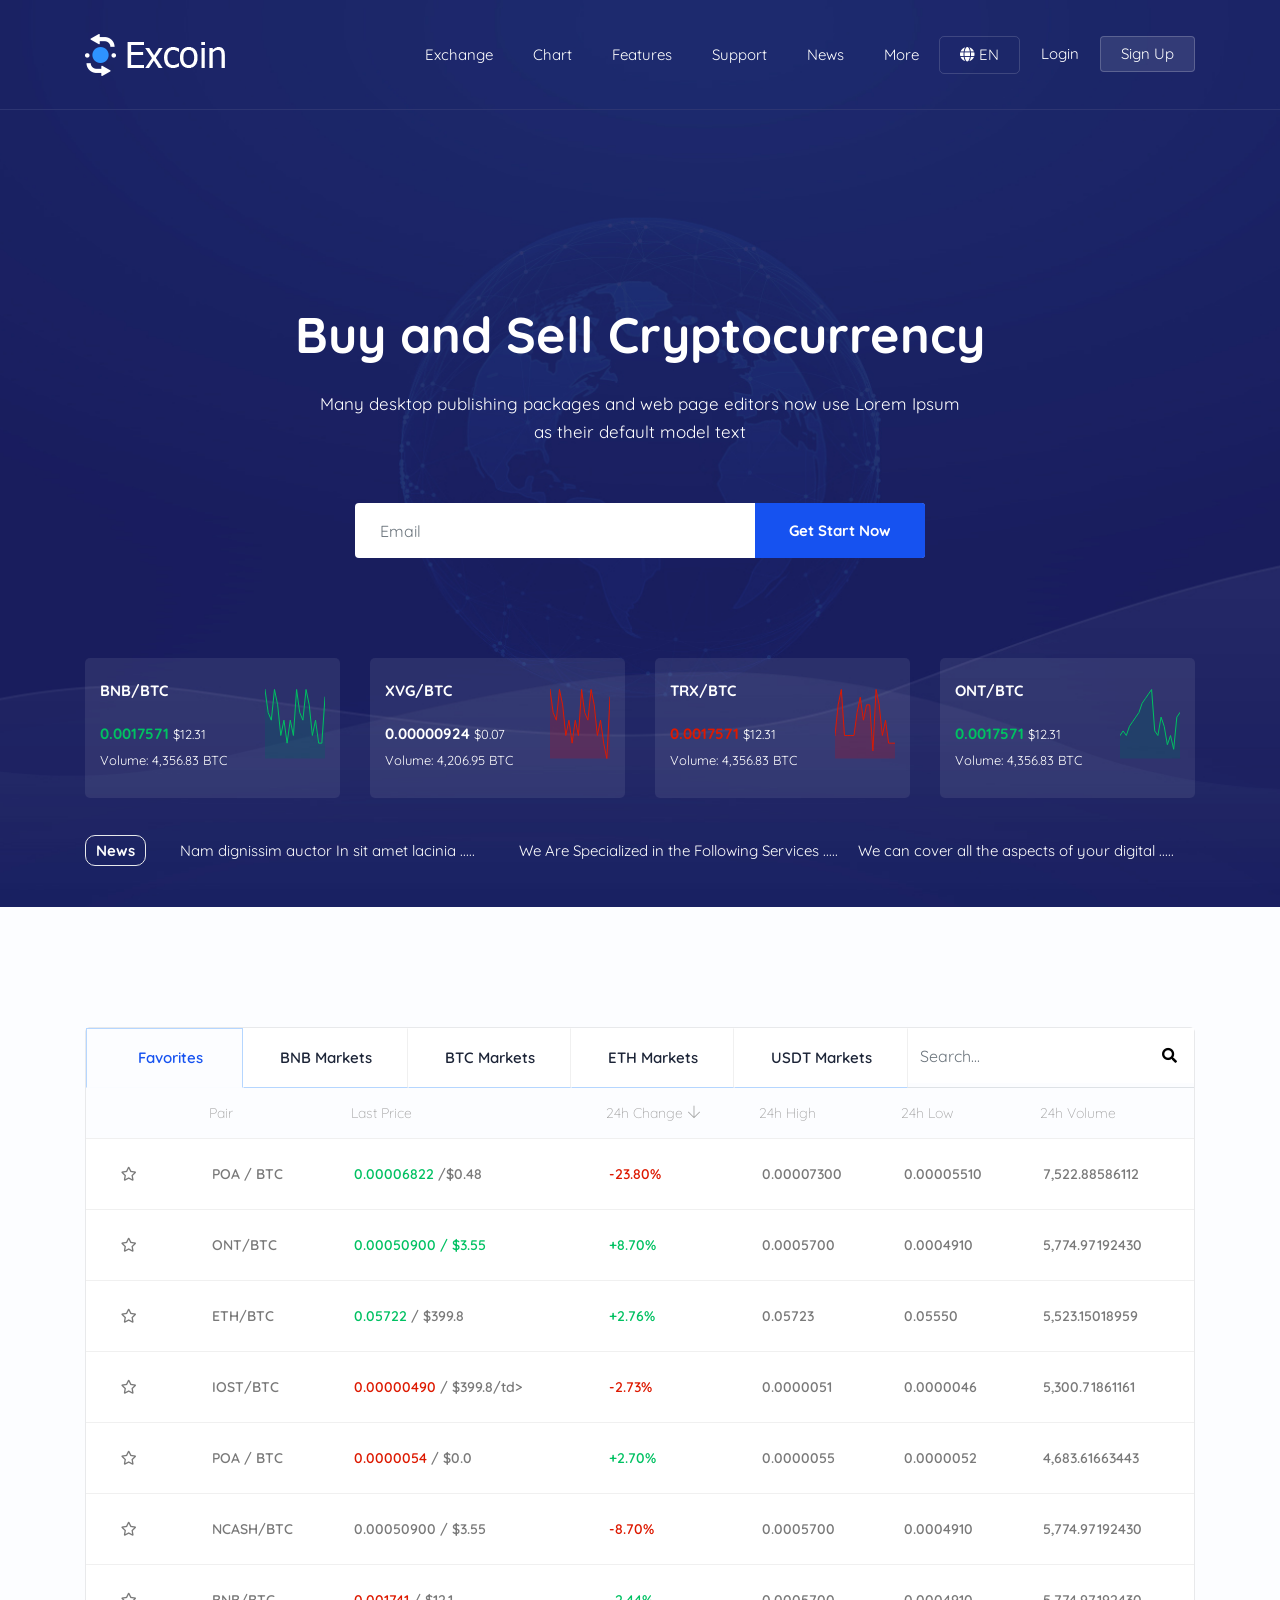
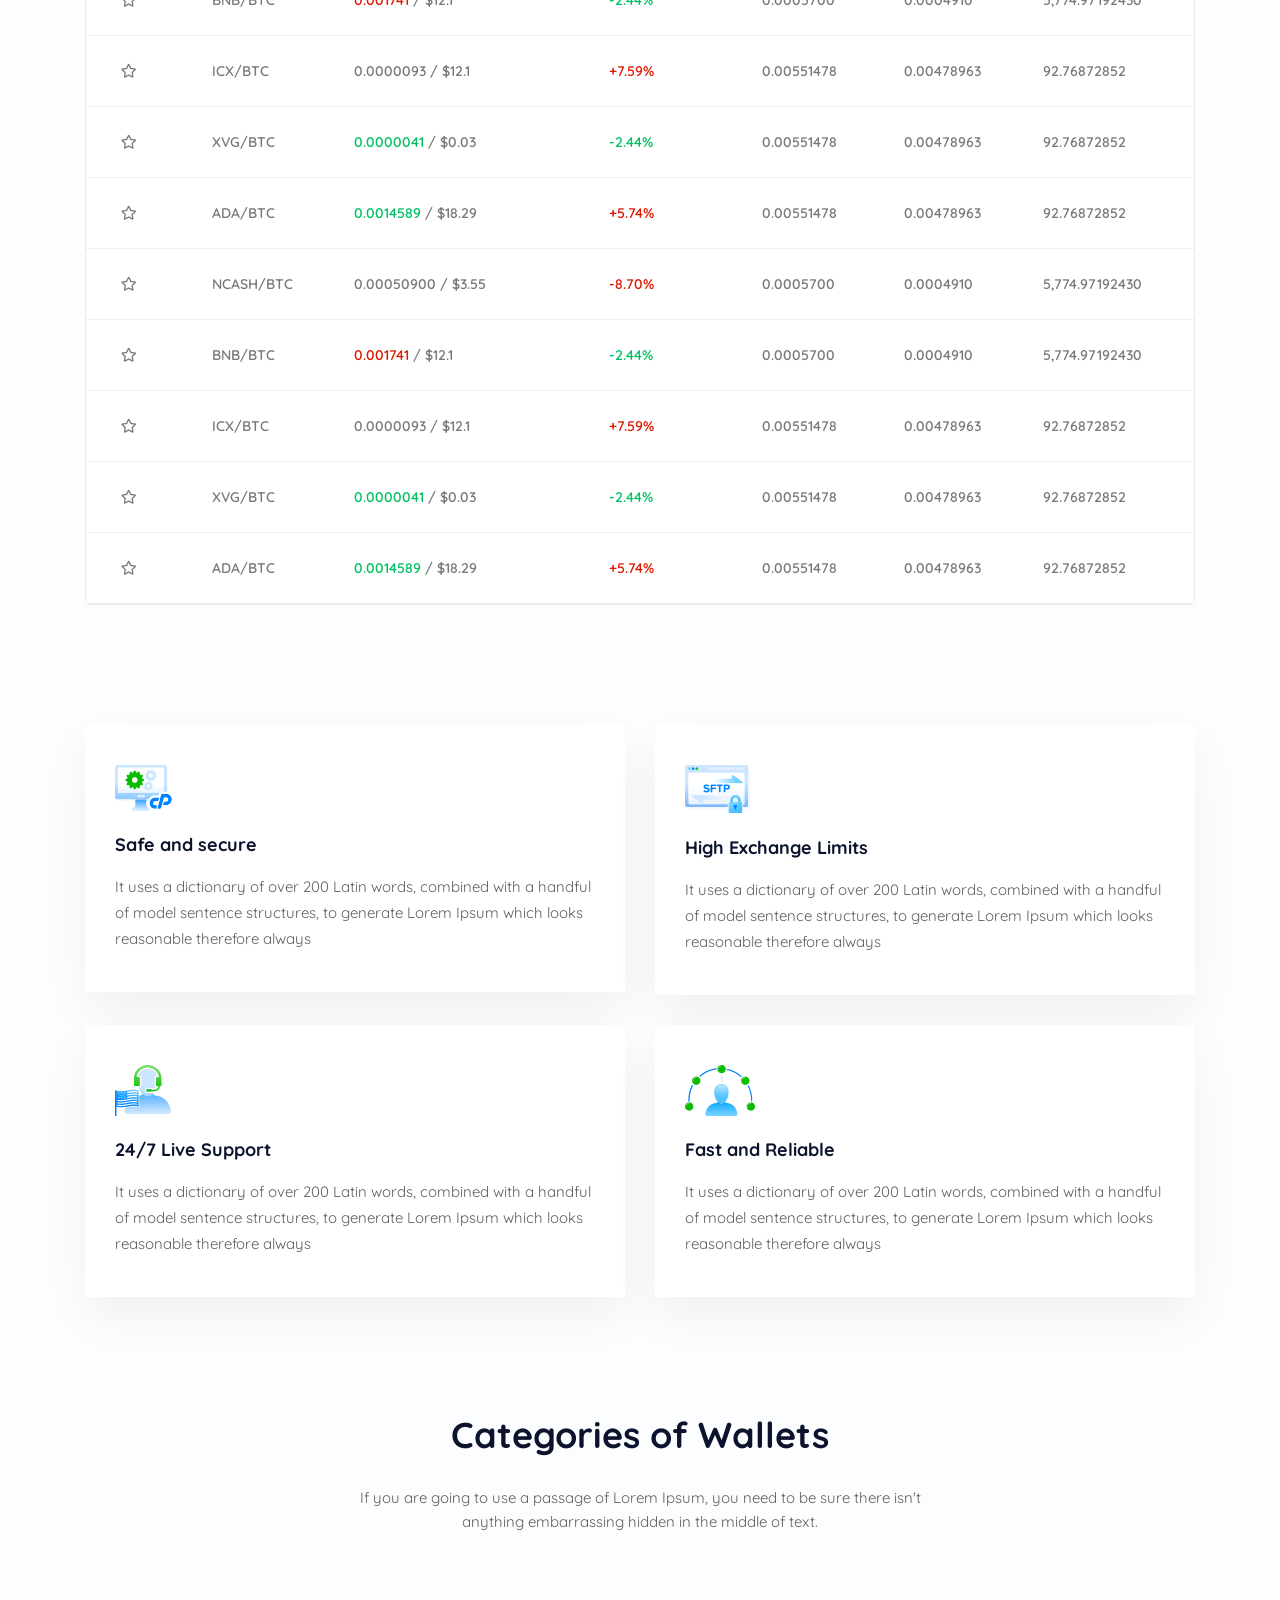
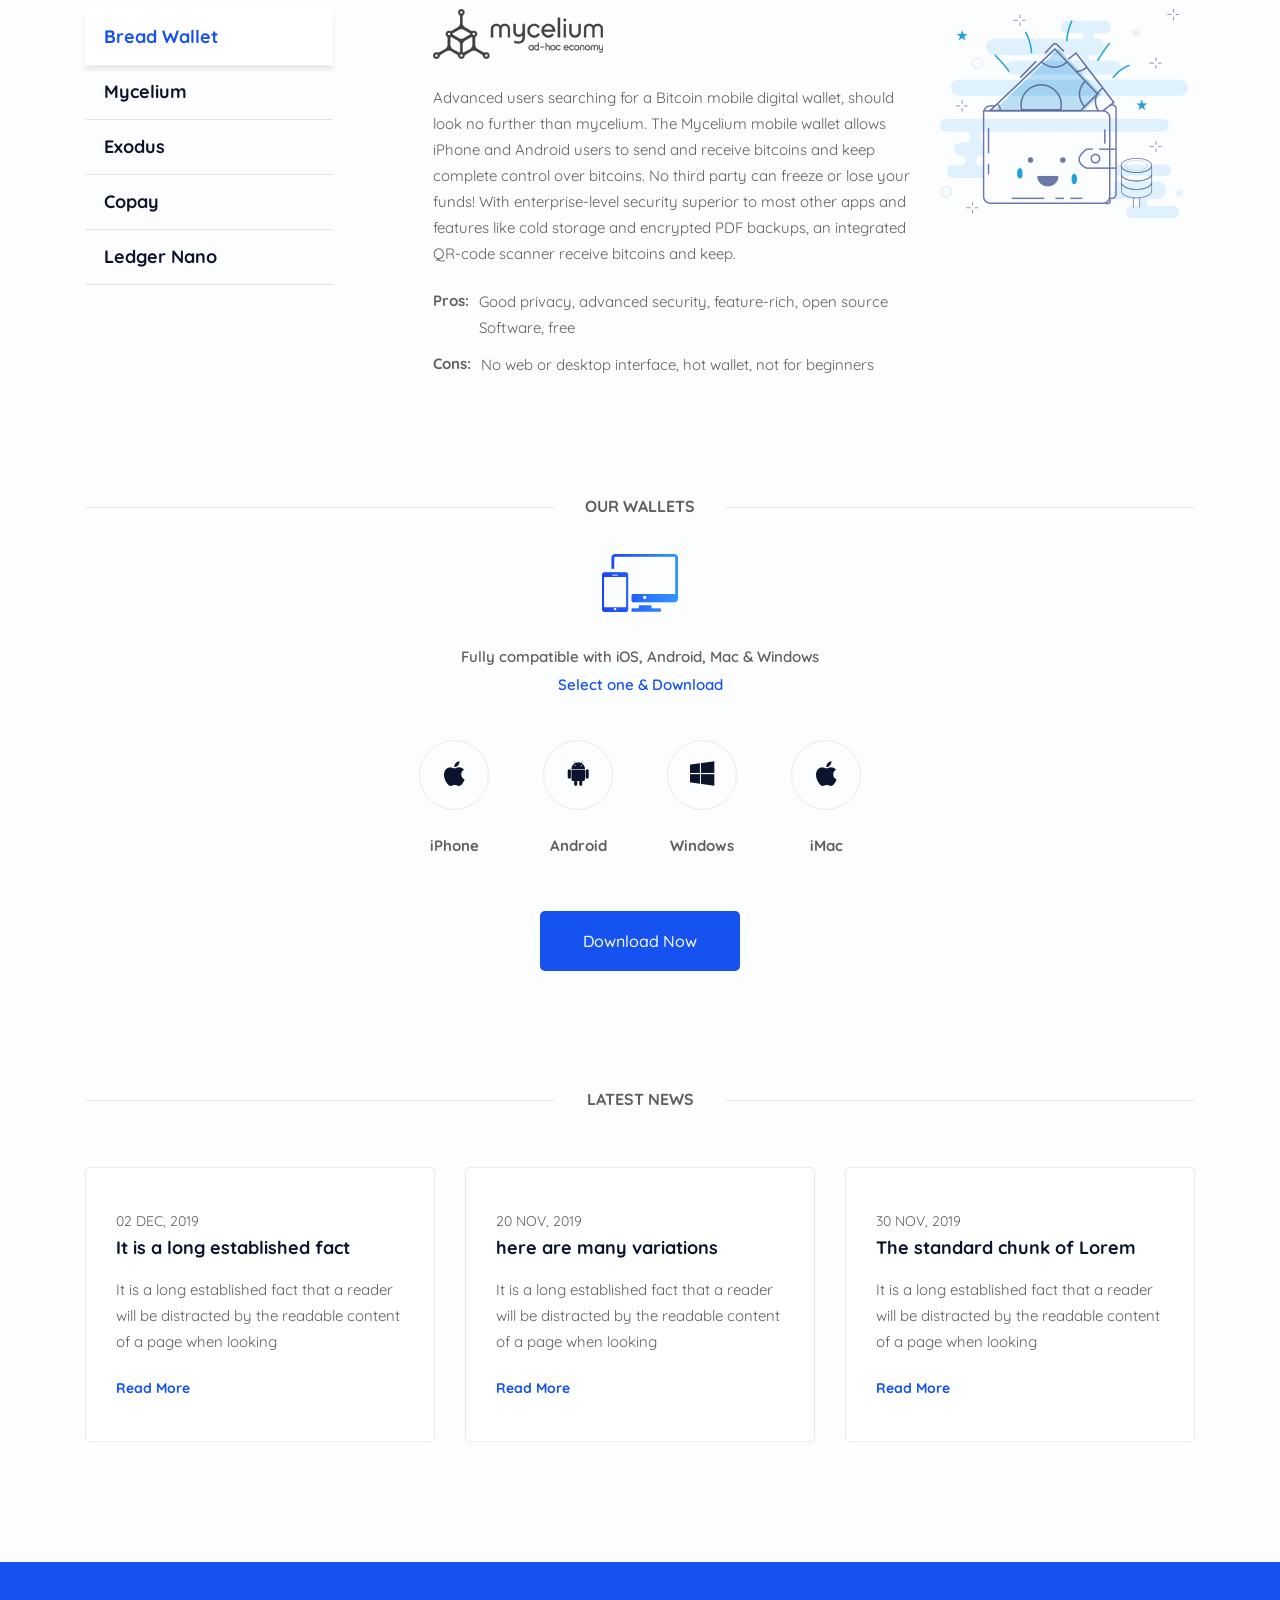
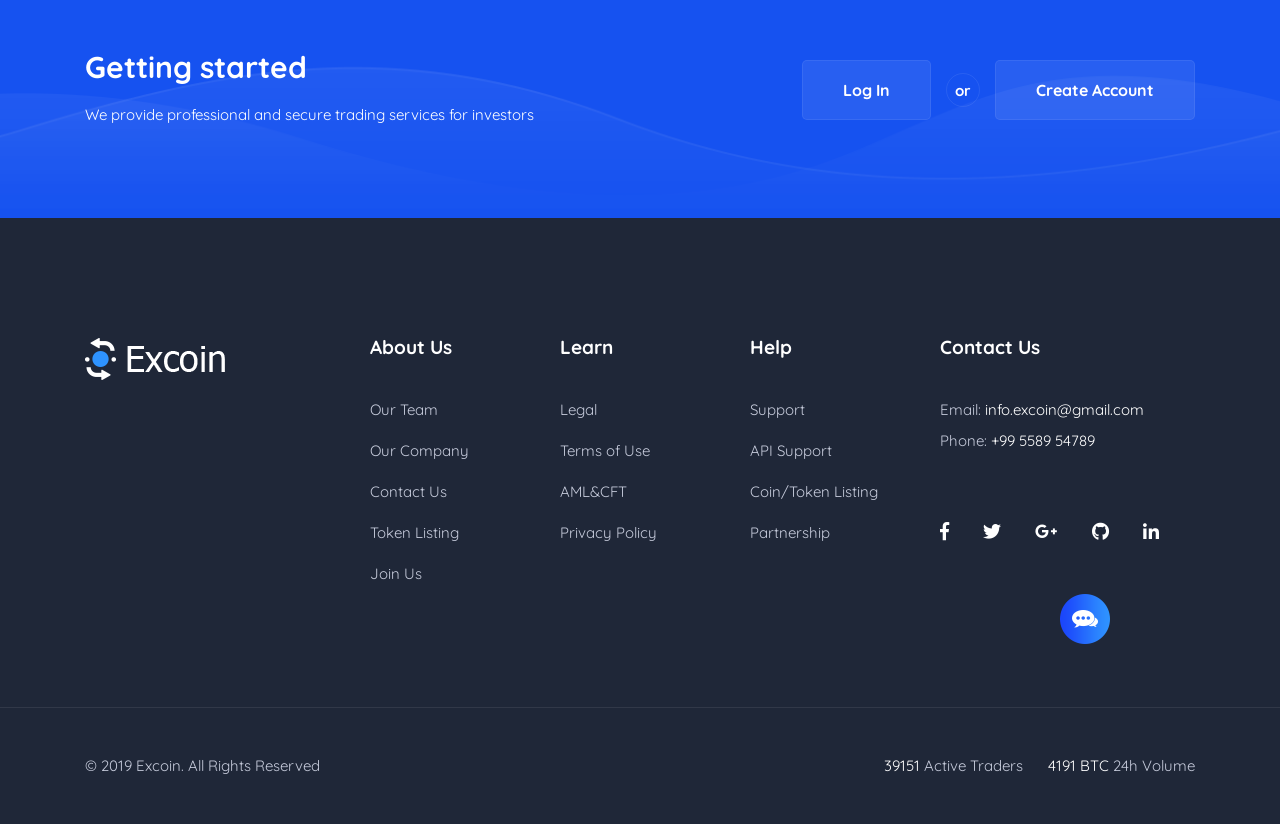
<file: index.html>
<!DOCTYPE html>
<html lang="en">
<head>
  <meta charset="UTF-8">
  <meta name="viewport" content="width=device-width, initial-scale=1">
  <link href="https://fonts.googleapis.com/css?family=Quicksand" rel="stylesheet">
  <link rel="stylesheet" href="./assets/css/bootstrap.min.css">
  <link rel="stylesheet" href="./assets/css/fontawesome-all.min.css">
  <link rel="stylesheet" href="./assets/css/themify-icons.css">
  <link rel="stylesheet" href="./assets/css/slick.css">
  <link rel="stylesheet" href="./css/style.css">
  <link rel="stylesheet" href="./css/responsive.css">
  <title>Excoin cryptowatch</title>
</head>
<body>
    <div class="banner-block">
        <nav class="navbar main-nav navbar-expand-lg">
            <div class="container">
                <a class="navbar-brand" href="index.html">
                    <img class="navbar-logo" src="images/logo.png" alt="..."/>
                </a>
                <button class="navbar-toggler collapsed" type="button" data-toggle="collapse" data-target="#navbarSupportedContent" aria-controls="navbarSupportedContent" aria-expanded="false" aria-label="Toggle navigation">
                    <span class="navbar-toggler-icon"></span>
                </button>
                <div class="collapse navbar-collapse" id="navbarSupportedContent">
                    <ul class="navbar-nav ml-auto">
                        <li class="nav-item dropdown">
                            <a class="nav-link" href="exchange-one.html">Exchange </a>
                            <ul class="dropdown-menu">
                                <li class="nav-item"><a class="nav-link" href="exchange-one.html">Exchange Default</a></li>
                                <li class="nav-item"><a class="nav-link" href="exchange-two.html">Exchange Full</a></li>
                                <li class="nav-item"><a class="nav-link" href="exchange-three.html">Exchange Dark</a></li>
                            </ul>
                        </li>
                        <li class="nav-item"><a class="nav-link" href="chart.html">Chart</a></li>
                        <li class="nav-item"><a class="nav-link" href="features.html">Features</a></li>
                        <li class="nav-item dropdown">
                            <a class="nav-link" href="#">Support</a>
                            <ul class="dropdown-menu">
                                <li class="nav-item"><a class="nav-link" href="support.html">Support Default</a></li>
                                <li class="nav-item"><a class="nav-link" href="support-details.html">Support Details</a></li>
                            </ul>
                        </li>
                        <li class="nav-item dropdown">
                            <a class="nav-link" href="#">News</a>
                            <ul class="dropdown-menu">
                                <li class="nav-item"><a class="nav-link" href="latest-news.html">Latest News</a></li>
                                <li class="nav-item"><a class="nav-link" href="news-details.html">News Details</a></li>
                            </ul>
                        </li>
                        <li class="nav-item dropdown">
                            <a class="nav-link" href="#">More</a>
                            <ul class="dropdown-menu">
                                <li class="nav-item"><a class="nav-link" href="faq.html">Faq</a></li>
                                <li class="nav-item"><a class="nav-link" href="how-work.html">How Work</a></li>
                                <li class="nav-item"><a class="nav-link" href="contact.html">Contact Us</a></li>
                            </ul>
                        </li>
                        <li class="nav-item dropdown language-option">
                            <a class="nav-link" href="#">
                                <i class="fas fa-globe"></i> EN
                            </a>
                            <ul class="dropdown-menu">
                                <li class="nav-item">
                                    <a class="nav-link" href="#">
                                            <i class="fab fa-buysellads"></i> US
                                    </a>
                                </li>
                                <li class="nav-item">
                                    <a class="nav-link" href="#">
                                        <i class="fas fa-lira-sign"></i> UK
                                    </a>
                                </li>
                            </ul>
                        </li>
                        <li class="nav-item button">
                            <a class="btn nav-link" href="login.html">Login</a>
                        </li>
                        <li class="nav-item button active">
                            <a class="btn nav-link" href="signup.html">Sign Up</a>
                        </li>
                    </ul>
                </div>
            </div>
            <!-- Modal -->
        </nav><!-- main-nav-block -->
        <div class="container">
            <div class="offset-md-2 col-md-8">
                <div class="banner-content">
                    <h2>Buy and Sell Cryptocurrency</h2>
                    <p>
                        Many desktop publishing packages and web page editors now use Lorem Ipsum <br>
                         as their default model text
                    </p>
                    <form action="#" method="get" class="subs-form">
                        <div class="input-box">
                            <input type="text" value="" required="" name="s" class="form-control" placeholder="Email">
                            <button type="submit">Get Start Now</button>
                        </div>
                    </form>
                </div>
            </div>
        </div>
        <!-- Graph -->
	    <div class="graph graph-padding">
            <div class="container">
                <div class="row margin-balance">
                    <div class="col-lg-3 col-6">
                        <a href="./exchange-one.html" class="graph-item-block">
                            <div class="graph-item">
                                <div class="graph-content">
                                    <h5>BNB/BTC</h5>
                                    <div class="lastprice">
                                        <span class="price-change color-buy">0.0017571</span>
                                        <span class="transmoney">$12.31</span>
                                    </div>
                                    <span class="volume">Volume: 4,356.83 BTC</span>
                                </div>
                                <div class="graph-chart">
                                    <span class="updating-chart-one">5,3,9,6,5,9,7,3,5,2,5,3,9,6,5,9,7,3,5,2</span>
                                </div>
                            </div>
                        </a>
                    </div>
                    <div class="col-lg-3 col-6">
                        <a href="./exchange-one.html" class="graph-item-block">
                            <div class="graph-item">
                                <div class="graph-content">
                                    <h5>XVG/BTC</h5>
                                    <div class="lastprice">
                                        <span class="price-change color-white">0.00000924</span>
                                        <span class="transmoney">$0.07</span>
                                    </div>
                                    <span class="volume">Volume: 4,206.95 BTC</span>
                                </div>
                                <div class="graph-chart">
                                    <span class="updating-chart-two">5,3,9,6,5,9,7,3,5,2,5,3,9,6,5,9,7,3,5,2</span>
                                </div>
                            </div>
                        </a> 
                    </div>
                    <div class="col-lg-3 col-6">
                        <a href="./exchange-one.html" class="graph-item-block">
                            <div class="graph-item">
                                <div class="graph-content">
                                    <h5>TRX/BTC</h5>
                                    <div class="lastprice">
                                        <span class="price-change color-sell">0.0017571</span>
                                        <span class="transmoney">$12.31</span>
                                    </div>
                                    <span class="volume">Volume: 4,356.83 BTC</span>
                                </div>
                                <div class="graph-chart">
                                    <span class="updating-chart-three">2,5,3,7,9,3,3,3,3,6,8,5,7,7,1,9,7,3,5,2</span>
                                </div>
                            </div>
                        </a>
                    </div>
                    <div class="col-lg-3 col-6">
                        <a href="./exchange-one.html" class="graph-item-block">
                            <div class="graph-item">
                                <div class="graph-content">
                                    <h5>ONT/BTC</h5>
                                    <div class="lastprice">
                                        <span class="price-change color-buy">0.0017571</span>
                                        <span class="transmoney">$12.31</span>
                                    </div>
                                    <span class="volume">Volume: 4,356.83 BTC</span>
                                </div>
                                <div class="graph-chart">
                                    <span class="updating-chart-four">0,0,5,6,5,7,8,9,10,12,13,14,15,6,5,9,7,3,5,2</span>
                                </div>
                            </div>
                        </a>
                    </div>
                </div>
            </div>
        </div><!-- graph-block -->
        <div class="news-headline-block">
            <div class="container">
                <div class="row">
                    <div class="col-lg-1 col-md-2">
                        <span class="news-tags">News</span>
                    </div>
                    <div class="col-lg-11 col-md-10">
                        <div class="news-headlines-block">
                            <div class="news-headlines-slider" id="news_headlines_slider">
                                <div>
                                    <a href="./news-details.html">
                                        Nam dignissim auctor In sit amet lacinia .....
                                    </a>
                                </div>
                                <div>
                                    <a href="./news-details.html">
                                        We Are Specialized in the Following Services .....
                                    </a>
                                </div>
                                <div>
                                    <a href="./news-details.html">
                                        We can cover all the aspects of your digital .....
                                    </a>
                                </div>
                                <div>
                                    <a href="./news-details.html">
                                        Nam dignissim auctor In sit amet lacinia .....
                                    </a>
                                </div>
                                <div>
                                    <a href="./news-details.html">
                                        We Are Specialized in the Following Services .....
                                    </a>
                                </div>
                                <div>
                                    <a href="./news-details.html">
                                        We can cover all the aspects of your digital .....
                                    </a>
                                </div>
                            </div><!-- news-headlines-slider -->
                        </div>
                    </div>
                </div>
            </div>
        </div>
    </div><!-- banner-block -->
    <div class="new-ticker-block new-ticker-block-section">
        <div class="container">
            <div class="new-ticker-block-wrap">
                <div class="ticker-head">
                    <ul class="nav nav-tabs ticker-nav" role="tablist">
                        <li class="nav-item">
                            <a class="nav-link active" href="#favorite_ticker" role="tab" data-toggle="tab">
                                <h5>Favorites</h5>
                                <i class="fa fa-stroopwafel"></i>
                            </a>
                        </li>
                        <li class="nav-item">
                            <a class="nav-link" href="#BNB_markets" role="tab" data-toggle="tab">BNB Markets</a>
                        </li>
                        <li class="nav-item">
                            <a class="nav-link" href="#BTC_markets" role="tab" data-toggle="tab">BTC Markets</a>
                        </li>
                        <li class="nav-item">
                            <a class="nav-link" href="#ETH_markets" role="tab" data-toggle="tab">ETH Markets</a>
                        </li>
                        <li class="nav-item">
                            <a class="nav-link" href="#USDT_markets" role="tab" data-toggle="tab">USDT Markets</a>
                        </li>
                        <li class="nav-item nav-item-last">
                            <form action="#" method="get" class="search-form">
                                <div class="input-box">
                                    <input type="text" value="" required="" name="s" class="form-control" placeholder="Search...">
                                    <button type="submit"><i class="fa fa-search"></i></button>
                                </div>
                            </form>
                        </li>
                    </ul>
                </div>
                <div class="market-ticker-block">
                    <!-- Tab panes -->
                    <div class="tab-content">
                        <div role="tabpanel" class="tab-pane fade in active show" id="favorite_ticker">
                            <table class="table coin-list table-hover">
                                <thead>
                                    <tr>
                                        <th></th>
                                        <th scope="col">Pair</th>
                                        <th scope="col">Last Price</th>
                                        <th scope="col">24h Change <span class="ti-arrow-down"></span></th>
                                        <th scope="col">24h High</th>
                                        <th scope="col">24h Low</th>
                                        <th scope="col">24h Volume</th>
                                    </tr>
                                </thead>
                                <tbody>
                                    <tr>
                                        <td>
                                            <div class="favorite-coin">

                                            </div>
                                        </td>
                                        <td> POA / BTC</td>
                                        <td><span class="color-buy">0.00006822 </span>/$0.48</td>
                                        <td><span class="color-sell">-23.80%</span></td>
                                        <td>0.00007300</td>
                                        <td>0.00005510</td>
                                        <td>7,522.88586112</td>
                                    </tr>
                                    <tr>
                                        <td>
                                            <div class="favorite-coin">

                                            </div>
                                        </td>
                                        <td>ONT/BTC</td>
                                        <td><span class="color-buy">0.00050900 / $3.55</span></td>
                                        <td><span class="color-buy">+8.70%</span></td>
                                        <td>0.0005700</td>
                                        <td>0.0004910</td>
                                        <td>5,774.97192430</td>
                                    </tr>
                                    <tr>
                                        <td>
                                            <div class="favorite-coin">

                                            </div>
                                        </td>
                                        <td>ETH/BTC</td>
                                        <td><span class="color-buy">0.05722 </span>/ $399.8</td>
                                        <td><span class="color-buy">+2.76%</span></td>
                                        <td>0.05723</td>
                                        <td>0.05550</td>
                                        <td>5,523.15018959</td>
                                    </tr>
                                    <tr>
                                        <td>
                                            <div class="favorite-coin">

                                            </div>
                                        </td>
                                        <td>IOST/BTC</td>
                                        <td><span class="color-sell">0.00000490  </span>/ $399.8/td>
                                        <td><span class="color-sell">-2.73%</span></td>
                                        <td>0.0000051</td>
                                        <td>0.0000046</td>
                                        <td>5,300.71861161</td>
                                    </tr>
                                    <tr>
                                        <td>
                                            <div class="favorite-coin">

                                            </div>
                                        </td>
                                        <td>POA / BTC</td>
                                        <td><span class="color-sell">0.0000054 </span>/ $0.0</td>
                                        <td><span class="color-buy">+2.70%</span></td>
                                        <td>0.0000055</td>
                                        <td>0.0000052</td>
                                        <td>4,683.61663443</td>
                                    </tr>
                                    <tr>
                                        <td>
                                            <div class="favorite-coin">

                                            </div>
                                        </td>
                                        <td>NCASH/BTC</td>
                                        <td>0.00050900 / $3.55</td>
                                        <td><span class="color-sell">-8.70%</span></td>
                                        <td>0.0005700</td>
                                        <td>0.0004910</td>
                                        <td>5,774.97192430</td>
                                    </tr>
                                    <tr>
                                        <td>
                                            <div class="favorite-coin">

                                            </div>
                                        </td>
                                        <td>BNB/BTC</td>
                                        <td><span class="color-sell">0.001741</span> / $12.1</td>
                                        <td><span class="color-buy">-2.44%</span></td>
                                        <td>0.0005700</td>
                                        <td>0.0004910</td>
                                        <td>5,774.97192430</td>
                                    </tr>
                                    <tr>
                                        <td>
                                            <div class="favorite-coin">

                                            </div>
                                        </td>
                                        <td>ICX/BTC</td>
                                        <td>0.0000093 / $12.1</td>
                                        <td><span class="color-sell">+7.59%</span></td>
                                        <td>0.00551478</td>
                                        <td>0.00478963</td>
                                        <td>92.76872852</td>
                                    </tr>
                                    <tr>
                                        <td>
                                            <div class="favorite-coin">

                                            </div>
                                        </td>
                                        <td>XVG/BTC</td>
                                        <td><span class="color-buy">0.0000041</span> / $0.03</td>
                                        <td><span class="color-buy">-2.44%</span></td>
                                        <td>0.00551478</td>
                                        <td>0.00478963</td>
                                        <td>92.76872852</td>
                                    </tr>
                                    <tr>
                                        <td>
                                            <div class="favorite-coin">

                                            </div>
                                        </td>
                                        <td>ADA/BTC</td>
                                        <td><span class="color-buy">0.0014589</span> / $18.29</td>
                                        <td><span class="color-sell">+5.74%</span></td>
                                        <td>0.00551478</td>
                                        <td>0.00478963</td>
                                        <td>92.76872852</td>
                                    </tr>
                                    <tr>
                                        <td>
                                            <div class="favorite-coin">

                                            </div>
                                        </td>
                                        <td>NCASH/BTC</td>
                                        <td>0.00050900 / $3.55</td>
                                        <td><span class="color-sell">-8.70%</span></td>
                                        <td>0.0005700</td>
                                        <td>0.0004910</td>
                                        <td>5,774.97192430</td>
                                    </tr>
                                    <tr>
                                        <td>
                                            <div class="favorite-coin">

                                            </div>
                                        </td>
                                        <td>BNB/BTC</td>
                                        <td><span class="color-sell">0.001741</span> / $12.1</td>
                                        <td><span class="color-buy">-2.44%</span></td>
                                        <td>0.0005700</td>
                                        <td>0.0004910</td>
                                        <td>5,774.97192430</td>
                                    </tr>
                                    <tr>
                                        <td>
                                            <div class="favorite-coin">

                                            </div>
                                        </td>
                                        <td>ICX/BTC</td>
                                        <td>0.0000093 / $12.1</td>
                                        <td><span class="color-sell">+7.59%</span></td>
                                        <td>0.00551478</td>
                                        <td>0.00478963</td>
                                        <td>92.76872852</td>
                                    </tr>
                                    <tr>
                                        <td>
                                            <div class="favorite-coin">

                                            </div>
                                        </td>
                                        <td>XVG/BTC</td>
                                        <td><span class="color-buy">0.0000041</span> / $0.03</td>
                                        <td><span class="color-buy">-2.44%</span></td>
                                        <td>0.00551478</td>
                                        <td>0.00478963</td>
                                        <td>92.76872852</td>
                                    </tr>
                                    <tr>
                                        <td>
                                            <div class="favorite-coin">

                                            </div>
                                        </td>
                                        <td>ADA/BTC</td>
                                        <td><span class="color-buy">0.0014589</span> / $18.29</td>
                                        <td><span class="color-sell">+5.74%</span></td>
                                        <td>0.00551478</td>
                                        <td>0.00478963</td>
                                        <td>92.76872852</td>
                                    </tr>
                                </tbody>
                            </table><!-- coin-list table -->
                        </div>
                        <div role="tabpanel" class="tab-pane fade" id="BNB_markets">
                            <table class="table coin-list table-hover">
                                <thead>
                                    <tr>
                                        <th></th>
                                        <th scope="col">Pair</th>
                                        <th scope="col">Last Price</th>
                                        <th scope="col">24h Change <span class="ti-arrow-down"></span></th>
                                        <th scope="col">24h High</th>
                                        <th scope="col">24h Low</th>
                                        <th scope="col">24h Volume</th>
                                    </tr>
                                </thead>
                                <tbody>
                                    <tr>
                                        <td>
                                            <div class="favorite-coin">

                                            </div>
                                        </td>
                                        <td> POA / BTC</td>
                                        <td><span class="color-buy">0.00006822 </span>/$0.48</td>
                                        <td><span class="color-sell">-23.80%</span></td>
                                        <td>0.00007300</td>
                                        <td>0.00005510</td>
                                        <td>7,522.88586112</td>
                                    </tr>
                                    <tr>
                                        <td>
                                            <div class="favorite-coin">

                                            </div>
                                        </td>
                                        <td>ONT/BTC</td>
                                        <td><span class="color-buy">0.00050900 / $3.55</span></td>
                                        <td><span class="color-buy">+8.70%</span></td>
                                        <td>0.0005700</td>
                                        <td>0.0004910</td>
                                        <td>5,774.97192430</td>
                                    </tr>
                                    <tr>
                                        <td>
                                            <div class="favorite-coin">

                                            </div>
                                        </td>
                                        <td>ETH/BTC</td>
                                        <td><span class="color-buy">0.05722 </span>/ $399.8</td>
                                        <td><span class="color-buy">+2.76%</span></td>
                                        <td>0.05723</td>
                                        <td>0.05550</td>
                                        <td>5,523.15018959</td>
                                    </tr>
                                    <tr>
                                        <td>
                                            <div class="favorite-coin">

                                            </div>
                                        </td>
                                        <td>IOST/BTC</td>
                                        <td><span class="color-sell">0.00000490  </span>/ $399.8/td>
                                        <td><span class="color-sell">-2.73%</span></td>
                                        <td>0.0000051</td>
                                        <td>0.0000046</td>
                                        <td>5,300.71861161</td>
                                    </tr>
                                    <tr>
                                        <td>
                                            <div class="favorite-coin">

                                            </div>
                                        </td>
                                        <td>POA / BTC</td>
                                        <td><span class="color-sell">0.0000054 </span>/ $0.0</td>
                                        <td><span class="color-buy">+2.70%</span></td>
                                        <td>0.0000055</td>
                                        <td>0.0000052</td>
                                        <td>4,683.61663443</td>
                                    </tr>
                                    <tr>
                                        <td>
                                            <div class="favorite-coin">

                                            </div>
                                        </td>
                                        <td>NCASH/BTC</td>
                                        <td>0.00050900 / $3.55</td>
                                        <td><span class="color-sell">-8.70%</span></td>
                                        <td>0.0005700</td>
                                        <td>0.0004910</td>
                                        <td>5,774.97192430</td>
                                    </tr>
                                    <tr>
                                        <td>
                                            <div class="favorite-coin">

                                            </div>
                                        </td>
                                        <td>BNB/BTC</td>
                                        <td><span class="color-sell">0.001741</span> / $12.1</td>
                                        <td><span class="color-buy">-2.44%</span></td>
                                        <td>0.0005700</td>
                                        <td>0.0004910</td>
                                        <td>5,774.97192430</td>
                                    </tr>
                                    <tr>
                                        <td>
                                            <div class="favorite-coin">

                                            </div>
                                        </td>
                                        <td>ICX/BTC</td>
                                        <td>0.0000093 / $12.1</td>
                                        <td><span class="color-sell">+7.59%</span></td>
                                        <td>0.00551478</td>
                                        <td>0.00478963</td>
                                        <td>92.76872852</td>
                                    </tr>
                                    <tr>
                                        <td>
                                            <div class="favorite-coin">

                                            </div>
                                        </td>
                                        <td>XVG/BTC</td>
                                        <td><span class="color-buy">0.0000041</span> / $0.03</td>
                                        <td><span class="color-buy">-2.44%</span></td>
                                        <td>0.00551478</td>
                                        <td>0.00478963</td>
                                        <td>92.76872852</td>
                                    </tr>
                                    <tr>
                                        <td>
                                            <div class="favorite-coin">

                                            </div>
                                        </td>
                                        <td>ADA/BTC</td>
                                        <td><span class="color-buy">0.0014589</span> / $18.29</td>
                                        <td><span class="color-sell">+5.74%</span></td>
                                        <td>0.00551478</td>
                                        <td>0.00478963</td>
                                        <td>92.76872852</td>
                                    </tr>
                                    <tr>
                                        <td>
                                            <div class="favorite-coin">

                                            </div>
                                        </td>
                                        <td>NCASH/BTC</td>
                                        <td>0.00050900 / $3.55</td>
                                        <td><span class="color-sell">-8.70%</span></td>
                                        <td>0.0005700</td>
                                        <td>0.0004910</td>
                                        <td>5,774.97192430</td>
                                    </tr>
                                    <tr>
                                        <td>
                                            <div class="favorite-coin">

                                            </div>
                                        </td>
                                        <td>BNB/BTC</td>
                                        <td><span class="color-sell">0.001741</span> / $12.1</td>
                                        <td><span class="color-buy">-2.44%</span></td>
                                        <td>0.0005700</td>
                                        <td>0.0004910</td>
                                        <td>5,774.97192430</td>
                                    </tr>
                                    <tr>
                                        <td>
                                            <div class="favorite-coin">

                                            </div>
                                        </td>
                                        <td>ICX/BTC</td>
                                        <td>0.0000093 / $12.1</td>
                                        <td><span class="color-sell">+7.59%</span></td>
                                        <td>0.00551478</td>
                                        <td>0.00478963</td>
                                        <td>92.76872852</td>
                                    </tr>
                                    <tr>
                                        <td>
                                            <div class="favorite-coin">

                                            </div>
                                        </td>
                                        <td>XVG/BTC</td>
                                        <td><span class="color-buy">0.0000041</span> / $0.03</td>
                                        <td><span class="color-buy">-2.44%</span></td>
                                        <td>0.00551478</td>
                                        <td>0.00478963</td>
                                        <td>92.76872852</td>
                                    </tr>
                                    <tr>
                                        <td>
                                            <div class="favorite-coin">

                                            </div>
                                        </td>
                                        <td>ADA/BTC</td>
                                        <td><span class="color-buy">0.0014589</span> / $18.29</td>
                                        <td><span class="color-sell">+5.74%</span></td>
                                        <td>0.00551478</td>
                                        <td>0.00478963</td>
                                        <td>92.76872852</td>
                                    </tr>
                                </tbody>
                            </table><!-- coin-list table -->
                        </div>
                        <div role="tabpanel" class="tab-pane fade" id="BTC_markets">
                            <table class="table coin-list table-hover">
                                <thead>
                                    <tr>
                                        <th></th>
                                        <th scope="col">Pair</th>
                                        <th scope="col">Last Price</th>
                                        <th scope="col">24h Change <span class="ti-arrow-down"></span></th>
                                        <th scope="col">24h High</th>
                                        <th scope="col">24h Low</th>
                                        <th scope="col">24h Volume</th>
                                    </tr>
                                </thead>
                                <tbody>
                                    <tr>
                                        <td>
                                            <div class="favorite-coin">

                                            </div>
                                        </td>
                                        <td> POA / BTC</td>
                                        <td><span class="color-buy">0.00006822 </span>/$0.48</td>
                                        <td><span class="color-sell">-23.80%</span></td>
                                        <td>0.00007300</td>
                                        <td>0.00005510</td>
                                        <td>7,522.88586112</td>
                                    </tr>
                                    <tr>
                                        <td>
                                            <div class="favorite-coin">

                                            </div>
                                        </td>
                                        <td>ONT/BTC</td>
                                        <td><span class="color-buy">0.00050900 / $3.55</span></td>
                                        <td><span class="color-buy">+8.70%</span></td>
                                        <td>0.0005700</td>
                                        <td>0.0004910</td>
                                        <td>5,774.97192430</td>
                                    </tr>
                                    <tr>
                                        <td>
                                            <div class="favorite-coin">

                                            </div>
                                        </td>
                                        <td>ETH/BTC</td>
                                        <td><span class="color-buy">0.05722 </span>/ $399.8</td>
                                        <td><span class="color-buy">+2.76%</span></td>
                                        <td>0.05723</td>
                                        <td>0.05550</td>
                                        <td>5,523.15018959</td>
                                    </tr>
                                    <tr>
                                        <td>
                                            <div class="favorite-coin">

                                            </div>
                                        </td>
                                        <td>IOST/BTC</td>
                                        <td><span class="color-sell">0.00000490  </span>/ $399.8/td>
                                        <td><span class="color-sell">-2.73%</span></td>
                                        <td>0.0000051</td>
                                        <td>0.0000046</td>
                                        <td>5,300.71861161</td>
                                    </tr>
                                    <tr>
                                        <td>
                                            <div class="favorite-coin">

                                            </div>
                                        </td>
                                        <td>POA / BTC</td>
                                        <td><span class="color-sell">0.0000054 </span>/ $0.0</td>
                                        <td><span class="color-buy">+2.70%</span></td>
                                        <td>0.0000055</td>
                                        <td>0.0000052</td>
                                        <td>4,683.61663443</td>
                                    </tr>
                                    <tr>
                                        <td>
                                            <div class="favorite-coin">

                                            </div>
                                        </td>
                                        <td>NCASH/BTC</td>
                                        <td>0.00050900 / $3.55</td>
                                        <td><span class="color-sell">-8.70%</span></td>
                                        <td>0.0005700</td>
                                        <td>0.0004910</td>
                                        <td>5,774.97192430</td>
                                    </tr>
                                    <tr>
                                        <td>
                                            <div class="favorite-coin">

                                            </div>
                                        </td>
                                        <td>BNB/BTC</td>
                                        <td><span class="color-sell">0.001741</span> / $12.1</td>
                                        <td><span class="color-buy">-2.44%</span></td>
                                        <td>0.0005700</td>
                                        <td>0.0004910</td>
                                        <td>5,774.97192430</td>
                                    </tr>
                                    <tr>
                                        <td>
                                            <div class="favorite-coin">

                                            </div>
                                        </td>
                                        <td>ICX/BTC</td>
                                        <td>0.0000093 / $12.1</td>
                                        <td><span class="color-sell">+7.59%</span></td>
                                        <td>0.00551478</td>
                                        <td>0.00478963</td>
                                        <td>92.76872852</td>
                                    </tr>
                                    <tr>
                                        <td>
                                            <div class="favorite-coin">

                                            </div>
                                        </td>
                                        <td>XVG/BTC</td>
                                        <td><span class="color-buy">0.0000041</span> / $0.03</td>
                                        <td><span class="color-buy">-2.44%</span></td>
                                        <td>0.00551478</td>
                                        <td>0.00478963</td>
                                        <td>92.76872852</td>
                                    </tr>
                                    <tr>
                                        <td>
                                            <div class="favorite-coin">

                                            </div>
                                        </td>
                                        <td>ADA/BTC</td>
                                        <td><span class="color-buy">0.0014589</span> / $18.29</td>
                                        <td><span class="color-sell">+5.74%</span></td>
                                        <td>0.00551478</td>
                                        <td>0.00478963</td>
                                        <td>92.76872852</td>
                                    </tr>
                                    <tr>
                                        <td>
                                            <div class="favorite-coin">

                                            </div>
                                        </td>
                                        <td>NCASH/BTC</td>
                                        <td>0.00050900 / $3.55</td>
                                        <td><span class="color-sell">-8.70%</span></td>
                                        <td>0.0005700</td>
                                        <td>0.0004910</td>
                                        <td>5,774.97192430</td>
                                    </tr>
                                    <tr>
                                        <td>
                                            <div class="favorite-coin">

                                            </div>
                                        </td>
                                        <td>BNB/BTC</td>
                                        <td><span class="color-sell">0.001741</span> / $12.1</td>
                                        <td><span class="color-buy">-2.44%</span></td>
                                        <td>0.0005700</td>
                                        <td>0.0004910</td>
                                        <td>5,774.97192430</td>
                                    </tr>
                                    <tr>
                                        <td>
                                            <div class="favorite-coin">

                                            </div>
                                        </td>
                                        <td>ICX/BTC</td>
                                        <td>0.0000093 / $12.1</td>
                                        <td><span class="color-sell">+7.59%</span></td>
                                        <td>0.00551478</td>
                                        <td>0.00478963</td>
                                        <td>92.76872852</td>
                                    </tr>
                                    <tr>
                                        <td>
                                            <div class="favorite-coin">

                                            </div>
                                        </td>
                                        <td>XVG/BTC</td>
                                        <td><span class="color-buy">0.0000041</span> / $0.03</td>
                                        <td><span class="color-buy">-2.44%</span></td>
                                        <td>0.00551478</td>
                                        <td>0.00478963</td>
                                        <td>92.76872852</td>
                                    </tr>
                                    <tr>
                                        <td>
                                            <div class="favorite-coin">

                                            </div>
                                        </td>
                                        <td>ADA/BTC</td>
                                        <td><span class="color-buy">0.0014589</span> / $18.29</td>
                                        <td><span class="color-sell">+5.74%</span></td>
                                        <td>0.00551478</td>
                                        <td>0.00478963</td>
                                        <td>92.76872852</td>
                                    </tr>
                                </tbody>
                            </table><!-- coin-list table -->
                        </div>
                        <div role="tabpanel" class="tab-pane fade" id="ETH_markets">
                            <table class="table coin-list table-hover">
                                <thead>
                                    <tr>
                                        <th></th>
                                        <th scope="col">Pair</th>
                                        <th scope="col">Last Price</th>
                                        <th scope="col">24h Change <span class="ti-arrow-down"></span></th>
                                        <th scope="col">24h High</th>
                                        <th scope="col">24h Low</th>
                                        <th scope="col">24h Volume</th>
                                    </tr>
                                </thead>
                                <tbody>
                                    <tr>
                                        <td>
                                            <div class="favorite-coin">

                                            </div>
                                        </td>
                                        <td> POA / BTC</td>
                                        <td><span class="color-buy">0.00006822 </span>/$0.48</td>
                                        <td><span class="color-sell">-23.80%</span></td>
                                        <td>0.00007300</td>
                                        <td>0.00005510</td>
                                        <td>7,522.88586112</td>
                                    </tr>
                                    <tr>
                                        <td>
                                            <div class="favorite-coin">

                                            </div>
                                        </td>
                                        <td>ONT/BTC</td>
                                        <td><span class="color-buy">0.00050900 / $3.55</span></td>
                                        <td><span class="color-buy">+8.70%</span></td>
                                        <td>0.0005700</td>
                                        <td>0.0004910</td>
                                        <td>5,774.97192430</td>
                                    </tr>
                                    <tr>
                                        <td>
                                            <div class="favorite-coin">

                                            </div>
                                        </td>
                                        <td>ETH/BTC</td>
                                        <td><span class="color-buy">0.05722 </span>/ $399.8</td>
                                        <td><span class="color-buy">+2.76%</span></td>
                                        <td>0.05723</td>
                                        <td>0.05550</td>
                                        <td>5,523.15018959</td>
                                    </tr>
                                    <tr>
                                        <td>
                                            <div class="favorite-coin">

                                            </div>
                                        </td>
                                        <td>IOST/BTC</td>
                                        <td><span class="color-sell">0.00000490  </span>/ $399.8/td>
                                        <td><span class="color-sell">-2.73%</span></td>
                                        <td>0.0000051</td>
                                        <td>0.0000046</td>
                                        <td>5,300.71861161</td>
                                    </tr>
                                    <tr>
                                        <td>
                                            <div class="favorite-coin">

                                            </div>
                                        </td>
                                        <td>POA / BTC</td>
                                        <td><span class="color-sell">0.0000054 </span>/ $0.0</td>
                                        <td><span class="color-buy">+2.70%</span></td>
                                        <td>0.0000055</td>
                                        <td>0.0000052</td>
                                        <td>4,683.61663443</td>
                                    </tr>
                                    <tr>
                                        <td>
                                            <div class="favorite-coin">

                                            </div>
                                        </td>
                                        <td>NCASH/BTC</td>
                                        <td>0.00050900 / $3.55</td>
                                        <td><span class="color-sell">-8.70%</span></td>
                                        <td>0.0005700</td>
                                        <td>0.0004910</td>
                                        <td>5,774.97192430</td>
                                    </tr>
                                    <tr>
                                        <td>
                                            <div class="favorite-coin">

                                            </div>
                                        </td>
                                        <td>BNB/BTC</td>
                                        <td><span class="color-sell">0.001741</span> / $12.1</td>
                                        <td><span class="color-buy">-2.44%</span></td>
                                        <td>0.0005700</td>
                                        <td>0.0004910</td>
                                        <td>5,774.97192430</td>
                                    </tr>
                                    <tr>
                                        <td>
                                            <div class="favorite-coin">

                                            </div>
                                        </td>
                                        <td>ICX/BTC</td>
                                        <td>0.0000093 / $12.1</td>
                                        <td><span class="color-sell">+7.59%</span></td>
                                        <td>0.00551478</td>
                                        <td>0.00478963</td>
                                        <td>92.76872852</td>
                                    </tr>
                                    <tr>
                                        <td>
                                            <div class="favorite-coin">

                                            </div>
                                        </td>
                                        <td>XVG/BTC</td>
                                        <td><span class="color-buy">0.0000041</span> / $0.03</td>
                                        <td><span class="color-buy">-2.44%</span></td>
                                        <td>0.00551478</td>
                                        <td>0.00478963</td>
                                        <td>92.76872852</td>
                                    </tr>
                                    <tr>
                                        <td>
                                            <div class="favorite-coin">

                                            </div>
                                        </td>
                                        <td>ADA/BTC</td>
                                        <td><span class="color-buy">0.0014589</span> / $18.29</td>
                                        <td><span class="color-sell">+5.74%</span></td>
                                        <td>0.00551478</td>
                                        <td>0.00478963</td>
                                        <td>92.76872852</td>
                                    </tr>
                                    <tr>
                                        <td>
                                            <div class="favorite-coin">

                                            </div>
                                        </td>
                                        <td>NCASH/BTC</td>
                                        <td>0.00050900 / $3.55</td>
                                        <td><span class="color-sell">-8.70%</span></td>
                                        <td>0.0005700</td>
                                        <td>0.0004910</td>
                                        <td>5,774.97192430</td>
                                    </tr>
                                    <tr>
                                        <td>
                                            <div class="favorite-coin">

                                            </div>
                                        </td>
                                        <td>BNB/BTC</td>
                                        <td><span class="color-sell">0.001741</span> / $12.1</td>
                                        <td><span class="color-buy">-2.44%</span></td>
                                        <td>0.0005700</td>
                                        <td>0.0004910</td>
                                        <td>5,774.97192430</td>
                                    </tr>
                                    <tr>
                                        <td>
                                            <div class="favorite-coin">

                                            </div>
                                        </td>
                                        <td>ICX/BTC</td>
                                        <td>0.0000093 / $12.1</td>
                                        <td><span class="color-sell">+7.59%</span></td>
                                        <td>0.00551478</td>
                                        <td>0.00478963</td>
                                        <td>92.76872852</td>
                                    </tr>
                                    <tr>
                                        <td>
                                            <div class="favorite-coin">

                                            </div>
                                        </td>
                                        <td>XVG/BTC</td>
                                        <td><span class="color-buy">0.0000041</span> / $0.03</td>
                                        <td><span class="color-buy">-2.44%</span></td>
                                        <td>0.00551478</td>
                                        <td>0.00478963</td>
                                        <td>92.76872852</td>
                                    </tr>
                                    <tr>
                                        <td>
                                            <div class="favorite-coin">

                                            </div>
                                        </td>
                                        <td>ADA/BTC</td>
                                        <td><span class="color-buy">0.0014589</span> / $18.29</td>
                                        <td><span class="color-sell">+5.74%</span></td>
                                        <td>0.00551478</td>
                                        <td>0.00478963</td>
                                        <td>92.76872852</td>
                                    </tr>
                                </tbody>
                            </table><!-- coin-list table -->
                        </div>
                        <div role="tabpanel" class="tab-pane fade" id="USDT_markets">
                            <table class="table coin-list table-hover">
                                <thead>
                                    <tr>
                                        <th></th>
                                        <th scope="col">Pair</th>
                                        <th scope="col">Last Price</th>
                                        <th scope="col">24h Change <span class="ti-arrow-down"></span></th>
                                        <th scope="col">24h High</th>
                                        <th scope="col">24h Low</th>
                                        <th scope="col">24h Volume</th>
                                    </tr>
                                </thead>
                                <tbody>
                                    <tr>
                                        <td>
                                            <div class="favorite-coin">

                                            </div>
                                        </td>
                                        <td> POA / BTC</td>
                                        <td><span class="color-buy">0.00006822 </span>/$0.48</td>
                                        <td><span class="color-sell">-23.80%</span></td>
                                        <td>0.00007300</td>
                                        <td>0.00005510</td>
                                        <td>7,522.88586112</td>
                                    </tr>
                                    <tr>
                                        <td>
                                            <div class="favorite-coin">

                                            </div>
                                        </td>
                                        <td>ONT/BTC</td>
                                        <td><span class="color-buy">0.00050900 / $3.55</span></td>
                                        <td><span class="color-buy">+8.70%</span></td>
                                        <td>0.0005700</td>
                                        <td>0.0004910</td>
                                        <td>5,774.97192430</td>
                                    </tr>
                                    <tr>
                                        <td>
                                            <div class="favorite-coin">

                                            </div>
                                        </td>
                                        <td>ETH/BTC</td>
                                        <td><span class="color-buy">0.05722 </span>/ $399.8</td>
                                        <td><span class="color-buy">+2.76%</span></td>
                                        <td>0.05723</td>
                                        <td>0.05550</td>
                                        <td>5,523.15018959</td>
                                    </tr>
                                    <tr>
                                        <td>
                                            <div class="favorite-coin">

                                            </div>
                                        </td>
                                        <td>IOST/BTC</td>
                                        <td><span class="color-sell">0.00000490  </span>/ $399.8/td>
                                        <td><span class="color-sell">-2.73%</span></td>
                                        <td>0.0000051</td>
                                        <td>0.0000046</td>
                                        <td>5,300.71861161</td>
                                    </tr>
                                    <tr>
                                        <td>
                                            <div class="favorite-coin">

                                            </div>
                                        </td>
                                        <td>POA / BTC</td>
                                        <td><span class="color-sell">0.0000054 </span>/ $0.0</td>
                                        <td><span class="color-buy">+2.70%</span></td>
                                        <td>0.0000055</td>
                                        <td>0.0000052</td>
                                        <td>4,683.61663443</td>
                                    </tr>
                                    <tr>
                                        <td>
                                            <div class="favorite-coin">

                                            </div>
                                        </td>
                                        <td>NCASH/BTC</td>
                                        <td>0.00050900 / $3.55</td>
                                        <td><span class="color-sell">-8.70%</span></td>
                                        <td>0.0005700</td>
                                        <td>0.0004910</td>
                                        <td>5,774.97192430</td>
                                    </tr>
                                    <tr>
                                        <td>
                                            <div class="favorite-coin">

                                            </div>
                                        </td>
                                        <td>BNB/BTC</td>
                                        <td><span class="color-sell">0.001741</span> / $12.1</td>
                                        <td><span class="color-buy">-2.44%</span></td>
                                        <td>0.0005700</td>
                                        <td>0.0004910</td>
                                        <td>5,774.97192430</td>
                                    </tr>
                                    <tr>
                                        <td>
                                            <div class="favorite-coin">

                                            </div>
                                        </td>
                                        <td>ICX/BTC</td>
                                        <td>0.0000093 / $12.1</td>
                                        <td><span class="color-sell">+7.59%</span></td>
                                        <td>0.00551478</td>
                                        <td>0.00478963</td>
                                        <td>92.76872852</td>
                                    </tr>
                                    <tr>
                                        <td>
                                            <div class="favorite-coin">

                                            </div>
                                        </td>
                                        <td>XVG/BTC</td>
                                        <td><span class="color-buy">0.0000041</span> / $0.03</td>
                                        <td><span class="color-buy">-2.44%</span></td>
                                        <td>0.00551478</td>
                                        <td>0.00478963</td>
                                        <td>92.76872852</td>
                                    </tr>
                                    <tr>
                                        <td>
                                            <div class="favorite-coin">

                                            </div>
                                        </td>
                                        <td>ADA/BTC</td>
                                        <td><span class="color-buy">0.0014589</span> / $18.29</td>
                                        <td><span class="color-sell">+5.74%</span></td>
                                        <td>0.00551478</td>
                                        <td>0.00478963</td>
                                        <td>92.76872852</td>
                                    </tr>
                                    <tr>
                                        <td>
                                            <div class="favorite-coin">

                                            </div>
                                        </td>
                                        <td>NCASH/BTC</td>
                                        <td>0.00050900 / $3.55</td>
                                        <td><span class="color-sell">-8.70%</span></td>
                                        <td>0.0005700</td>
                                        <td>0.0004910</td>
                                        <td>5,774.97192430</td>
                                    </tr>
                                    <tr>
                                        <td>
                                            <div class="favorite-coin">

                                            </div>
                                        </td>
                                        <td>BNB/BTC</td>
                                        <td><span class="color-sell">0.001741</span> / $12.1</td>
                                        <td><span class="color-buy">-2.44%</span></td>
                                        <td>0.0005700</td>
                                        <td>0.0004910</td>
                                        <td>5,774.97192430</td>
                                    </tr>
                                    <tr>
                                        <td>
                                            <div class="favorite-coin">

                                            </div>
                                        </td>
                                        <td>ICX/BTC</td>
                                        <td>0.0000093 / $12.1</td>
                                        <td><span class="color-sell">+7.59%</span></td>
                                        <td>0.00551478</td>
                                        <td>0.00478963</td>
                                        <td>92.76872852</td>
                                    </tr>
                                    <tr>
                                        <td>
                                            <div class="favorite-coin">

                                            </div>
                                        </td>
                                        <td>XVG/BTC</td>
                                        <td><span class="color-buy">0.0000041</span> / $0.03</td>
                                        <td><span class="color-buy">-2.44%</span></td>
                                        <td>0.00551478</td>
                                        <td>0.00478963</td>
                                        <td>92.76872852</td>
                                    </tr>
                                    <tr>
                                        <td>
                                            <div class="favorite-coin">

                                            </div>
                                        </td>
                                        <td>ADA/BTC</td>
                                        <td><span class="color-buy">0.0014589</span> / $18.29</td>
                                        <td><span class="color-sell">+5.74%</span></td>
                                        <td>0.00551478</td>
                                        <td>0.00478963</td>
                                        <td>92.76872852</td>
                                    </tr>
                                </tbody>
                            </table><!-- coin-list table -->
                        </div><!-- market-ticker-block -->
                    </div>
                </div>
            </div>
        </div>
    </div><!-- new-ticker-block -->
    <div class="activity-section">
        <div class="container">
            <div class="row">
                <div class="col-md-6">
                    <div class="activity-block">
                        <img src="./images/others/1.png" alt="img" class="img-responsive"/>
                        <h4>
                            Safe and secure
                        </h4>
                        <p>
                            It uses a dictionary of over 200 Latin words, combined with 
                            a handful of model sentence structures, to generate Lorem 
                            Ipsum which looks reasonable therefore always
                        </p>
                    </div>
                </div>
                <div class="col-md-6">
                    <div class="activity-block">
                        <img src="./images/others/2.png" alt="img" class="img-responsive"/>
                        <h4>
                            High Exchange Limits
                        </h4>
                        <p>
                            It uses a dictionary of over 200 Latin words, combined with 
                            a handful of model sentence structures, to generate Lorem 
                            Ipsum which looks reasonable therefore always
                        </p>
                    </div>
                </div>
                <div class="col-md-6">
                    <div class="activity-block">
                        <img src="./images/others/3.png" alt="img" class="img-responsive"/>
                        <h4>
                            24/7 Live Support
                        </h4>
                        <p>
                            It uses a dictionary of over 200 Latin words, combined with 
                            a handful of model sentence structures, to generate Lorem 
                            Ipsum which looks reasonable therefore always
                        </p>
                    </div>
                </div>
                <div class="col-md-6">
                    <div class="activity-block">
                        <img src="./images/others/4.png" alt="img" class="img-responsive"/>
                        <h4>
                            Fast and Reliable
                        </h4>
                        <p>
                            It uses a dictionary of over 200 Latin words, combined with 
                            a handful of model sentence structures, to generate Lorem 
                            Ipsum which looks reasonable therefore always
                        </p>
                    </div>
                </div>
            </div>
        </div>
    </div><!-- activity-section -->
    <div class="catagori-section">
        <div class="section-title-one">
            <h3>Categories of Wallets</h3>
            <p>
                If you are going to use a passage of Lorem Ipsum, 
                you need to be sure there isn't <br> anything 
                embarrassing hidden in the middle of text.
            </p>
        </div>
        <div class="container">
            <div class="row">
                <div class="col-lg-9 col-md-12">
                    <div class="catagori-content-block">
                        <nav class="catagori-list">
                            <ul class="nav nav-tabs nav-fill" id="nav-tab" role="tablist">
                                <li class="nav-item">
                                    <a class="nav-link active" href="#nav_wallet" role="tab" data-toggle="tab">
                                        <h4>Bread Wallet</h4>
                                    </a>
                                </li>
                                <li class="nav-item">
                                    <a class="nav-link" href="#nav_mycelium" role="tab" data-toggle="tab">
                                        <h4>Mycelium</h4>
                                    </a>
                                </li>
                                <li class="nav-item">
                                    <a class="nav-link" href="#nav_exodus" role="tab" data-toggle="tab">
                                        <h4>Exodus</h4>
                                    </a>
                                </li>
                                <li class="nav-item">
                                    <a class="nav-link" href="#nav_copay" role="tab" data-toggle="tab">
                                        <h4>Copay</h4>
                                    </a>
                                </li>
                                <li class="nav-item">
                                    <a class="nav-link" href="#nav_nano" role="tab" data-toggle="tab">
                                        <h4>Ledger Nano</h4>
                                    </a>
                                </li>
                            </ul>
                        </nav>
                        <div class="tab-content catagoritab-content" id="nav-tabContent">
                            <div role="tabpanel" class="tab-pane fade show active" id="nav_wallet">
                                <div class="catagori-content">
                                    <img src="./images/others/6.png" alt="img" class="img-responsive"/>
                                    <p class="catagori-info">
                                        Advanced users searching for a Bitcoin mobile digital wallet, should look no further than mycelium. 
                                        The Mycelium mobile wallet allows iPhone and Android users to send and receive bitcoins and keep 
                                        complete control over bitcoins. No third party can freeze or lose your funds! With enterprise-level 
                                        security superior to most other apps and features like cold storage and encrypted PDF backups, 
                                        an integrated QR-code scanner receive bitcoins and keep.
                                    </p>
                                    <div class="pros-cons-block">
                                        <div class="pros-block">
                                            <h5 class="cp_level">Pros: </h5>
                                            <p>Good privacy, advanced security, feature-rich, open source Software, free</p>
                                        </div>
                                        <div class="cons-block">
                                            <h5 class="cp_level">Cons: </h5>
                                            <p>No web or desktop interface, hot wallet, not for beginners</p>
                                        </div>
                                    </div>
                                </div><!-- catagori-content -->
                            </div>
                            <div role="tabpanel" class="tab-pane fade" id="nav_mycelium">
                                <div class="catagori-content">
                                    <img src="./images/others/6.png" alt="img" class="img-responsive"/>
                                    <p class="catagori-info">
                                        Advanced users searching for a Bitcoin mobile digital wallet, should look no further than mycelium. 
                                        The Mycelium mobile wallet allows iPhone and Android users to send and receive bitcoins and keep 
                                        complete control over bitcoins. No third party can freeze or lose your funds! With enterprise-level 
                                        security superior to most other apps and features like cold storage and encrypted PDF backups, 
                                        an integrated QR-code scanner receive bitcoins and keep.
                                    </p>
                                    <div class="pros-cons-block">
                                        <div class="pros-block">
                                            <h5 class="base-color">Pros: </h5>
                                            <p>Good privacy, advanced security, feature-rich, open source Software, free</p>
                                        </div>
                                        <div class="cons-block">
                                            <h5 class="base-color">Cons: </h5>
                                            <p>No web or desktop interface, hot wallet, not for beginners</p>
                                        </div>
                                    </div>
                                </div><!-- catagori-content -->
                            </div>
                            <div role="tabpanel" class="tab-pane fade" id="nav_exodus">
                                <div class="catagori-content">
                                    <img src="./images/others/6.png" alt="img" class="img-responsive"/>
                                    <p class="catagori-info">
                                        Advanced users searching for a Bitcoin mobile digital wallet, should look no further than mycelium. 
                                        The Mycelium mobile wallet allows iPhone and Android users to send and receive bitcoins and keep 
                                        complete control over bitcoins. No third party can freeze or lose your funds! With enterprise-level 
                                        security superior to most other apps and features like cold storage and encrypted PDF backups, 
                                        an integrated QR-code scanner receive bitcoins and keep.
                                    </p>
                                    <div class="pros-cons-block">
                                        <div class="pros-block">
                                            <h5 class="base-color">Pros: </h5>
                                            <p>Good privacy, advanced security, feature-rich, open source Software, free</p>
                                        </div>
                                        <div class="cons-block">
                                            <h5 class="base-color">Cons: </h5>
                                            <p>No web or desktop interface, hot wallet, not for beginners</p>
                                        </div>
                                    </div>
                                </div><!-- catagori-content -->
                            </div>
                            <div role="tabpanel" class="tab-pane fade" id="nav_copay">
                                <div class="catagori-content">
                                    <img src="./images/others/6.png" alt="img" class="img-responsive"/>
                                    <p class="catagori-info">
                                        Advanced users searching for a Bitcoin mobile digital wallet, should look no further than mycelium. 
                                        The Mycelium mobile wallet allows iPhone and Android users to send and receive bitcoins and keep 
                                        complete control over bitcoins. No third party can freeze or lose your funds! With enterprise-level 
                                        security superior to most other apps and features like cold storage and encrypted PDF backups, 
                                        an integrated QR-code scanner receive bitcoins and keep.
                                    </p>
                                    <div class="pros-cons-block">
                                        <div class="pros-block">
                                            <h5 class="base-color">Pros: </h5>
                                            <p>Good privacy, advanced security, feature-rich, open source Software, free</p>
                                        </div>
                                        <div class="cons-block">
                                            <h5 class="base-color">Cons: </h5>
                                            <p>No web or desktop interface, hot wallet, not for beginners</p>
                                        </div>
                                    </div>
                                </div><!-- catagori-content -->
                            </div>
                            <div role="tabpanel" class="tab-pane fade" id="nav_nano">
                                <div class="catagori-content">
                                    <img src="./images/others/6.png" alt="img" class="img-responsive"/>
                                    <p class="catagori-info">
                                        Advanced users searching for a Bitcoin mobile digital wallet, should look no further than mycelium. 
                                        The Mycelium mobile wallet allows iPhone and Android users to send and receive bitcoins and keep 
                                        complete control over bitcoins. No third party can freeze or lose your funds! With enterprise-level 
                                        security superior to most other apps and features like cold storage and encrypted PDF backups, 
                                        an integrated QR-code scanner receive bitcoins and keep.
                                    </p>
                                    <div class="pros-cons-block">
                                        <div class="pros-block">
                                            <h5 class="base-color">Pros: </h5>
                                            <p>Good privacy, advanced security, feature-rich, open source Software, free</p>
                                        </div>
                                        <div class="cons-block">
                                            <h5 class="base-color">Cons: </h5>
                                            <p>No web or desktop interface, hot wallet, not for beginners</p>
                                        </div>
                                    </div>
                                </div><!-- catagori-content -->
                            </div>
                        </div>
                    </div><!-- catagori-content-block -->
                </div>
                <div class="col-lg-3">
                    <div class="catagori-vintage">
                        <img src="./images/others/7.png" alt="img" class="img-responsive"/>
                    </div>
                </div>
            </div>
        </div>
    </div><!-- catagori-section -->
    <div class="wallets-section">
        <div class="container">
            <div class="setion-title-two">
                <h5>Our Wallets</h5>
            </div>
            <div class="row">
                <div class="offset-lg-3 col-lg-6 offset-md-2 col-md-8">
                    <div class="wallets-block">
                        <img src="./images/others/5.png" alt="img" class="img-responsive"/>
                        <h5>Fully compatible with iOS, Android, Mac & Windows</h5>
                        <h5 class="base-color">Select one & Download</h5>
                        <div class="download-option-block">
                            <div class="download-wrap">
                                <div class="download-wrap-inner">
                                    <input type="radio" id="iPhone" name="radio" class="input-hidden">
                                    <label for="iPhone" class="download-option">
                                        <i class="fab fa-apple"></i>
                                    </label>
                                </div>
                                <h4>iPhone</h4>
                            </div>
                            <div class="download-wrap">
                                <div class="download-wrap-inner">
                                    <input type="radio" id="Android" name="radio" class="input-hidden">
                                    <label for="Android" class="download-option">
                                        <i class="fab fa-android"></i>
                                    </label>
                                </div>
                                <h4>Android</h4>
                            </div>
                            <div class="download-wrap">
                                    <div class="download-wrap-inner">
                                    <input type="radio" id="Windows" name="radio" class="input-hidden">
                                    <label for="Windows" class="download-option">
                                        <i class="fab fa-windows"></i>
                                    </label>
                                </div>
                                <h4>Windows</h4>
                            </div>
                            <div class="download-wrap">
                                    <div class="download-wrap-inner">
                                    <input type="radio" id="iMac" name="radio" class="input-hidden">
                                    <label for="iMac" class="download-option">
                                        <i class="fab fa-apple"></i>
                                    </label>
                                </div>
                                <h4>iMac</h4>
                            </div>
                        </div>
                        <div class="text-center">
                            <button class="btn download-btn">Download Now</button>
                        </div>
                    </div>
                </div>
            </div>
        </div>
    </div><!-- wallets-section -->
    <div class="lattest-news-section">
        <div class="container">
            <div class="setion-title-two">
                <h5>Latest News</h5>
            </div>
            <div class="row">
                <div class="col-lg-4 col-md-6">
                    <article class="post-style-one">
                        <span class="post-metat-date">02 DEC, 2019</span>
                        <h4 class="post-title">
                            <a href="./news-details.html">
                                It is a long established fact
                            </a>
                        </h4>
                        <p class="post-entry">
                            It is a long established fact that a reader will be distracted by 
                            the readable content of a page when looking
                        </p>
                        <a href="./news-details.html" class="post-link" >
                            Read More
                        </a>
                    </article>
                </div>
                <div class="col-lg-4 col-md-6">
                    <article class="post-style-one">
                        <span class="post-metat-date">20 NOV, 2019</span>
                        <h4 class="post-title">
                            <a href="./news-details.html">
                                here are many variations
                            </a>
                        </h4>
                        <p class="post-entry">
                            It is a long established fact that a reader will be distracted by 
                            the readable content of a page when looking
                        </p>
                        <a href="./news-details.html" class="post-link" >
                            Read More
                        </a>
                    </article>
                </div>
                <div class="col-lg-4 col-md-6">
                    <article class="post-style-one">
                        <span class="post-metat-date">30 NOV, 2019</span>
                        <h4 class="post-title">
                            <a href="./news-details.html">
                                The standard chunk of Lorem
                            </a>
                        </h4>
                        <p class="post-entry">
                            It is a long established fact that a reader will be distracted by 
                            the readable content of a page when looking
                        </p>
                        <a href="./news-details.html" class="post-link" >
                            Read More
                        </a>
                    </article>
                </div>
            </div>
        </div>
    </div><!-- lattest-news-section -->
    <div class="colto-section">
        <div class="container">
            <div class="colto-content-wrap">
                <div class="colto-content">
                    <h3>Getting started</h3>
                    <p>We provide professional and secure trading services for investors</p>
                </div>
                <div class="colto-btn-group">
                    <button class="btn callto-btn">Log In</button>
                    <span>or</span>
                    <button class="btn callto-btn">Create Account</button>
                </div>
            </div>
        </div>
    </div><!-- colto-section -->
    <footer class="footer">
        <div class="footer-upper-section">
            <div class="container">
                <div class="row">
                    <div class="col-lg-3 col-md-4">
                        <div class="footer-logo">
                            <a href="#">
                                <img src="./images/logo.png" alt="img" class="img-responsive"/>
                            </a>
                        </div>
                    </div>
                    <div class="col-lg-2 col-md-4">
                        <div class="footer-info-list">
                            <h4>About Us</h4>
                            <ul>
                                <li><a href="#">Our Team</a></li>
                                <li><a href="#">Our Company</a></li>
                                <li><a href="#">Contact Us</a></li>
                                <li><a href="#">Token Listing</a></li>
                                <li><a href="#">Join Us</a></li>
                            </ul>
                        </div>
                    </div>
                    <div class="col-lg-2 col-md-4">
                        <div class="footer-info-list">
                            <h4>Learn</h4>
                            <ul>
                                <li><a href="#">Legal</a></li>
                                <li><a href="#">Terms of Use</a></li>
                                <li><a href="#">AML&CFT</a></li>
                                <li><a href="#">Privacy Policy</a></li>
                            </ul>
                        </div>
                    </div>
                    <div class="col-lg-2 col-md-4">
                        <div class="footer-info-list">
                            <h4>Help</h4>
                            <ul>
                                <li><a href="#">Support</a></li>
                                <li><a href="#">API Support</a></li>
                                <li><a href="#">Coin/Token Listing</a></li>
                                <li><a href="#">Partnership</a></li>
                            </ul>
                        </div>
                    </div>
                    <div class="col-lg-3 col-md-4">
                        <div class="footer-info-list">
                            <h4>Contact Us</h4>
                            <ul class="contact-info">
                                <li>Email:  <span>info.excoin@gmail.com</span></li>
                                <li>Phone:   <span>+99 5589 54789</span></li>
                            </ul>
                            <ul class="social-style-two">
                                <li>
                                    <a href="#">
                                        <i class="fab fa-facebook-f"></i>
                                    </a>
                                </li>
                                <li>
                                    <a href="#">
                                        <i class="fab fa-twitter"></i>
                                    </a>
                                </li>
                                <li>
                                    <a href="#">
                                        <i class="fab fa-google-plus-g"></i>
                                    </a>
                                </li>
                                <li>
                                    <a href="#">
                                        <i class="fab fa-github"></i>
                                    </a>
                                </li>
                                <li>
                                    <a href="#">
                                        <i class="fab fa-linkedin-in"></i>
                                    </a>
                                </li>
                            </ul>
                        </div>
                    </div>
                </div>
            </div>
            <div class="footer-icon-wrap">
                <a href="#">
                    <img src="./images/others/31.png" alt="img" class="img-responsive">
                </a>
            </div>
        </div>
        <div class="footer-bottom">
            <div class="container">
                <div class="footer-bottom-wrap">
                    <div class="trade-volume-block">
                        <ul>
                            <li>
                                <span>39151</span> Active Traders
                            </li>
                            <li>
                                <span>4191 BTC</span> 24h Volume
                            </li>
                        </ul>
                    </div>
                    <div class="copyright-text">
                        © 2019 <a href="#">Excoin</a>. All Rights Reserved
                    </div>
                </div>
            </div>
        </div>
    </footer>
    <script src="./assets/js/jquery-1.12.4.min.js"></script>
    <script src="./assets/js/popper.min.js"></script>
    <script src="./assets/js/bootstrap.min.js"></script>
    <script src="./assets/js/slick.min.js"></script>
    <script src="./assets/js/jquery.peity.min.js"></script>
    <script src="./assets/js/jquery.slimscroll.min.js"></script>
    <script src="./js/custom.js"></script>
</body>
</html>
</file>
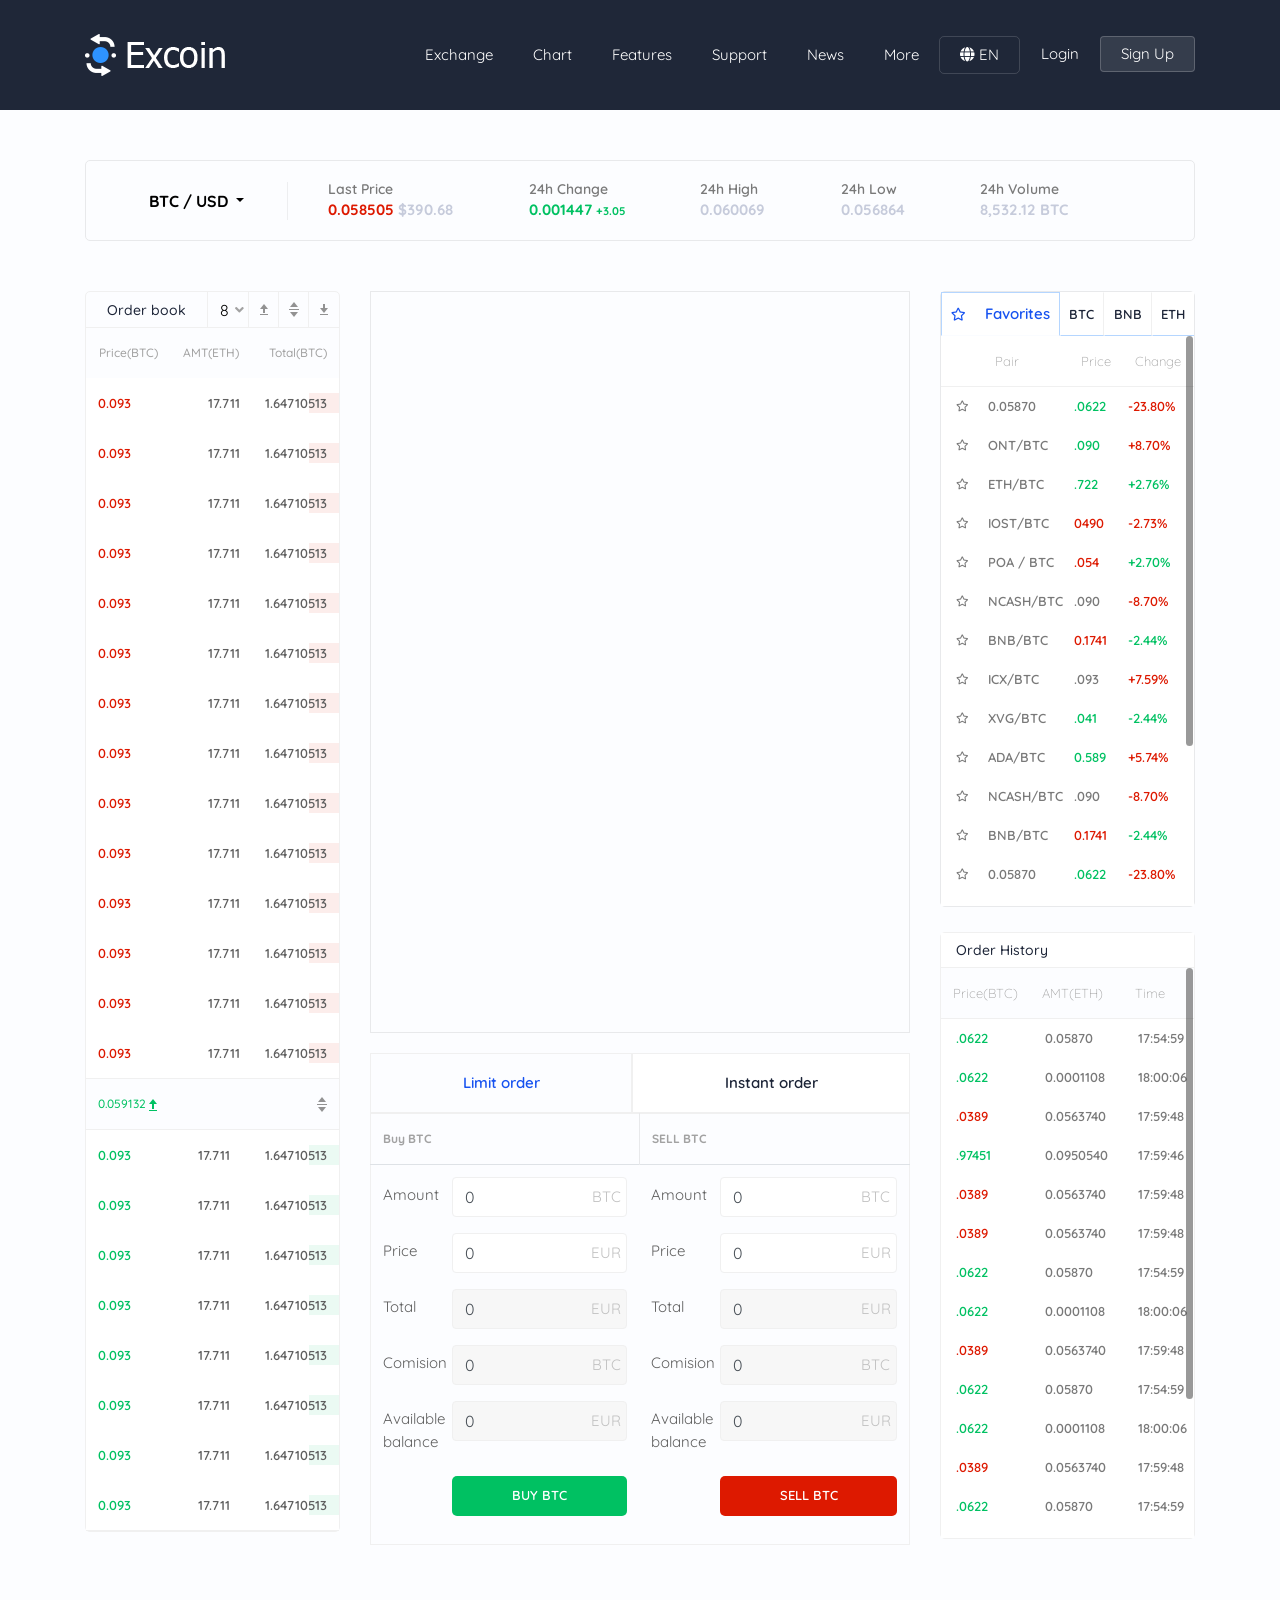
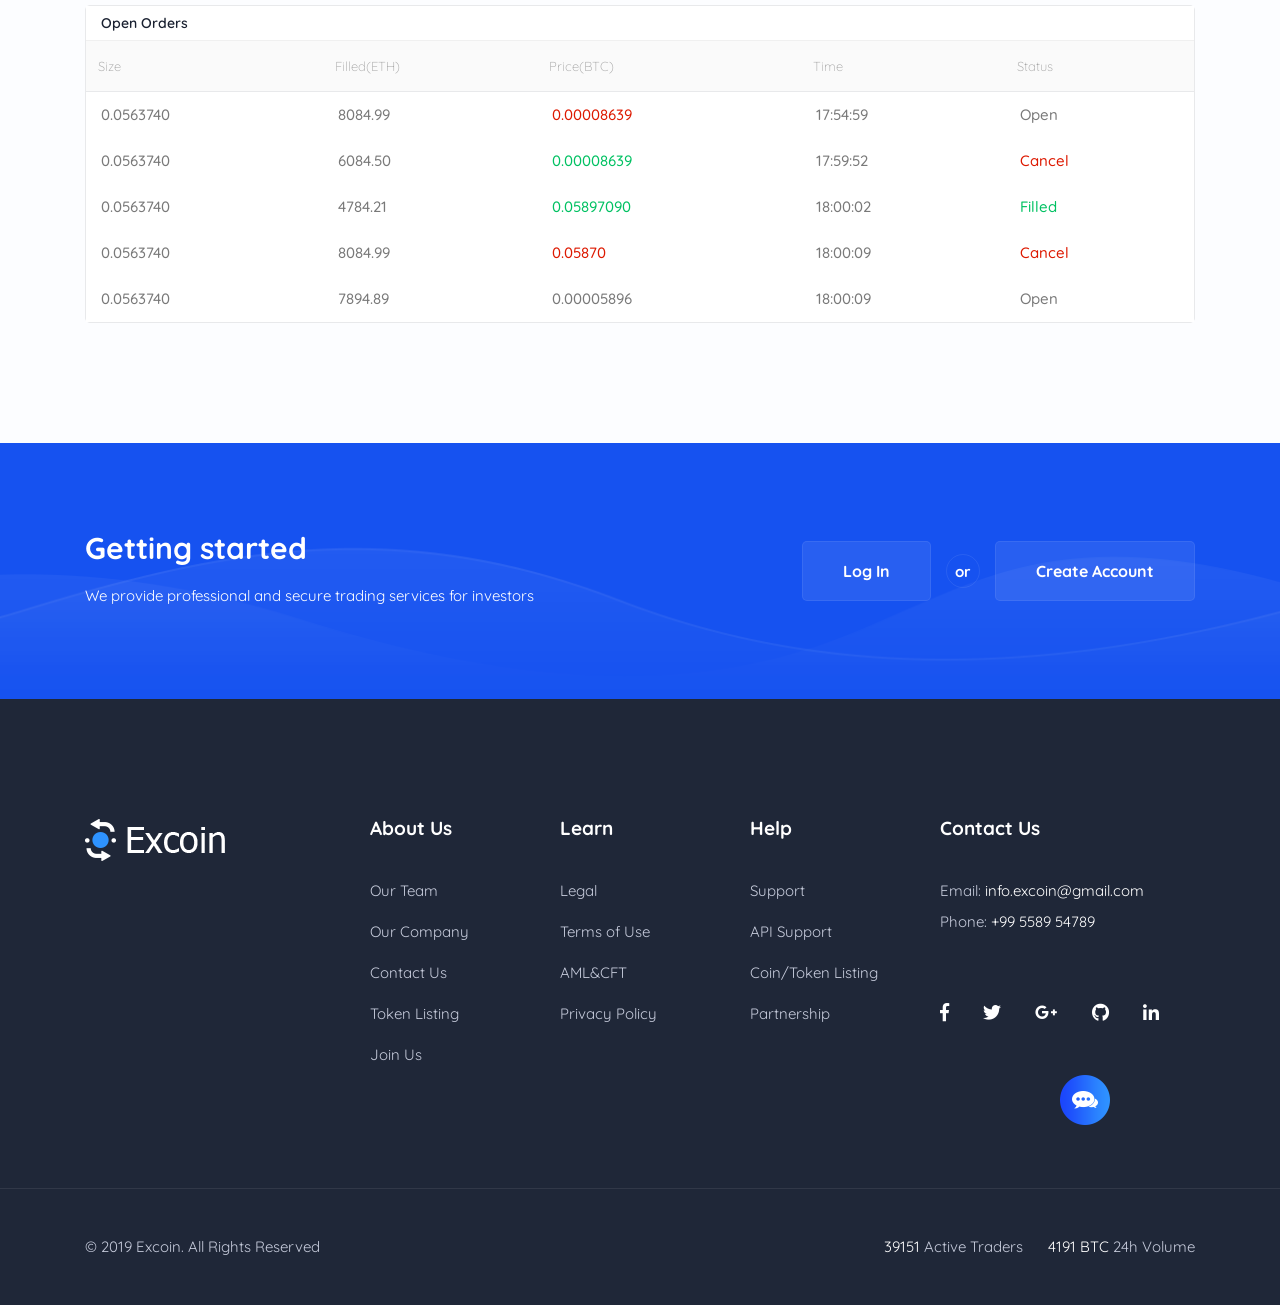
<file: exchange-one.html>
<!DOCTYPE html>
<html lang="en">
<head>
  <meta charset="UTF-8">
  <meta name="viewport" content="width=device-width, initial-scale=1">
  <link href="https://fonts.googleapis.com/css?family=Quicksand" rel="stylesheet">
  <link rel="stylesheet" href="./assets/css/bootstrap.min.css">
  <link rel="stylesheet" href="./assets/css/fontawesome-all.min.css">
  <link rel="stylesheet" href="./assets/css/themify-icons.css">
  <link rel="stylesheet" href="./assets/css/slick.css">
  <link rel="stylesheet" href="./css/style.css">
  <link rel="stylesheet" href="./css/responsive.css">
  <title>Excoin cryptowatch</title>
</head>
<body>
    <!-- Currency Rate -->
    <div class="navigation-two">
        <nav class="navbar main-nav navbar-expand-lg">
            <div class="container">
                <a class="navbar-brand" href="index.html">
                    <img class="navbar-logo" src="images/logo.png" alt="..."/>
                </a>
                <button class="navbar-toggler collapsed" type="button" data-toggle="collapse" data-target="#navbarSupportedContent" aria-controls="navbarSupportedContent" aria-expanded="false" aria-label="Toggle navigation">
                    <span class="navbar-toggler-icon"></span>
                </button>
                <div class="collapse navbar-collapse" id="navbarSupportedContent">
                    <ul class="navbar-nav ml-auto">
                        <li class="nav-item dropdown">
                            <a class="nav-link" href="exchange-one.html">Exchange </a>
                            <ul class="dropdown-menu">
                                <li class="nav-item"><a class="nav-link" href="exchange-one.html">Exchange Default</a></li>
                                <li class="nav-item"><a class="nav-link" href="exchange-two.html">Exchange Full</a></li>
                                <li class="nav-item"><a class="nav-link" href="exchange-three.html">Exchange Dark</a></li>
                            </ul>
                        </li>
                        <li class="nav-item"><a class="nav-link" href="chart.html">Chart</a></li>
                        <li class="nav-item"><a class="nav-link" href="features.html">Features</a></li>
                        <li class="nav-item dropdown">
                            <a class="nav-link" href="#">Support</a>
                            <ul class="dropdown-menu">
                                <li class="nav-item"><a class="nav-link" href="support.html">Support Default</a></li>
                                <li class="nav-item"><a class="nav-link" href="support-details.html">Support Details</a></li>
                            </ul>
                        </li>
                        <li class="nav-item dropdown">
                            <a class="nav-link" href="#">News</a>
                            <ul class="dropdown-menu">
                                <li class="nav-item"><a class="nav-link" href="latest-news.html">Latest News</a></li>
                                <li class="nav-item"><a class="nav-link" href="news-details.html">News Details</a></li>
                            </ul>
                        </li>
                        <li class="nav-item dropdown">
                            <a class="nav-link" href="#">More</a>
                            <ul class="dropdown-menu">
                                <li class="nav-item"><a class="nav-link" href="faq.html">Faq</a></li>
                                <li class="nav-item"><a class="nav-link" href="how-work.html">How Work</a></li>
                                <li class="nav-item"><a class="nav-link" href="contact.html">Contact Us</a></li>
                            </ul>
                        </li>
                        <li class="nav-item dropdown language-option">
                            <a class="nav-link" href="#">
                                <i class="fas fa-globe"></i> EN
                            </a>
                            <ul class="dropdown-menu">
                                <li class="nav-item">
                                    <a class="nav-link" href="#">
                                            <i class="fab fa-buysellads"></i> US
                                    </a>
                                </li>
                                <li class="nav-item">
                                    <a class="nav-link" href="#">
                                        <i class="fas fa-lira-sign"></i> UK
                                    </a>
                                </li>
                            </ul>
                        </li>
                        <li class="nav-item button">
                            <a class="btn nav-link" href="login.html">Login</a>
                        </li>
                        <li class="nav-item button active">
                            <a class="btn nav-link" href="signup.html">Sign Up</a>
                        </li>
                    </ul>
                </div>
            </div>
            <!-- Modal -->
        </nav><!-- main-nav-block -->
    </div><!-- navigation-two -->
    <div class="section-padding-50">
        <div class="container">
            <div class="row">
                <div class="col">
                    <div class="currency-rate">
                        <div class="currency-convert">
                            <div class="dropdown">
                                <button class="btn dropdown-toggle" type="button" id="dropdownMenuButton" data-toggle="dropdown" aria-haspopup="true" aria-expanded="false">
                                    BTC / USD
                                </button>
                                <div class="dropdown-menu" aria-labelledby="dropdownMenuButton">
                                    <a class="dropdown-item" href="#">BTC / USD</a>
                                    <a class="dropdown-item" href="#">USD / BTC</a>
                                    <a class="dropdown-item" href="#">BTC / USD</a>
                                </div>
                            </div>
                        </div>
                        <div class="update-rate">
                            <div class="currency-info last-price">
                                <span>Last Price</span>
                                <h6><span class="color-sell">0.058505</span>  <span class="currency-info-base">$390.68</span></h6>
                            </div>
                            <div class="currency-info change">
                                <span>24h Change</span>
                                <h6 class="color-buy">0.001447 <sub class="transmoney-value">+3.05</sub></h6>
                            </div>
                            <div class="currency-info high">
                                <span>24h High</span>
                                <h6 class="currency-info-base">0.060069</h6>
                            </div>
                            <div class="currency-info low">
                                <span>24h Low</span>
                                <h6 class="currency-info-base">0.056864</h6>
                            </div>
                            <div class="currency-info volume-value">
                                <span>24h Volume</span>
                                <h6 class="currency-info-base">8,532.12 BTC</h6>
                            </div>
                        </div>
                    </div>
                </div>
            </div>
        </div>
    </div>
    <div class="dashboard-block dashboard-white">
        <div class="container">
            <div class="dashboard-body">
                <div class="row">
                    <div class="col-lg-3">
                        <div class="dahboard-order-block">
                            <ul class="nav das-oreder-nav">
                                <li class="nav-item nav-item-first">
                                    <a class="nav-link" href="#">
                                        Order book
                                    </a>
                                </li>
                                <li class="nav-item">
                                    <div class="dropdown order-count-dropdown">
                                        <button class="btn dropdown-toggle" type="button" id="dropdownMenu2" data-toggle="dropdown" aria-haspopup="true" aria-expanded="false">
                                        8
                                        </button>
                                        <div class="dropdown-menu" aria-labelledby="dropdownMenu2">
                                            <button class="dropdown-item" type="button">10</button>
                                            <button class="dropdown-item" type="button">14</button>
                                            <button class="dropdown-item" type="button">18</button>
                                        </div>
                                    </div>
                                </li>
                                <li class="nav-item">
                                    <a class="nav-link" href="#">
                                        <img src="./images/exchange/1.png" alt="img" class="img-responsive">
                                    </a>
                                </li>
                                <li class="nav-item">
                                    <a class="nav-link" href="#">
                                        <img src="./images/exchange/2.png" alt="img" class="img-responsive">
                                    </a>
                                </li>
                                <li class="nav-item">
                                    <a class="nav-link" href="#">
                                        <img src="./images/exchange/3.png" alt="img" class="img-responsive">
                                    </a>
                                </li>
                            </ul><!-- das-oreder-nav -->
                            <div class="das-oreder-table-block">
                                <table class="table das-oreder-table table-hover">
                                    <thead>
                                        <tr>
                                            <th class="text-center" scope="col">Price(BTC)</th>
                                            <th class="text-center" scope="col">AMT(ETH)</th>
                                            <th class="text-right" scope="col">Total(BTC)</th>
                                        </tr>
                                    </thead>
                                    <tbody>
                                        <tr>
                                            <td><span class="color-sell">0.093</span></td>
                                            <td class="text-right"><span>17.711</span></td>
                                            <td class="text-right">
                                                <span>1.64710513</span>
                                                <div class="rate-ratio"></div>
                                            </td>
                                        </tr>
                                        <tr>
                                            <td><span class="color-sell">0.093</span></td>
                                            <td class="text-right"><span>17.711</span></td>
                                            <td class="text-right">
                                                <span>1.64710513</span>
                                                <div class="rate-ratio"></div>
                                            </td>
                                        </tr>
                                        <tr>
                                            <td><span class="color-sell">0.093</span></td>
                                            <td class="text-right"><span>17.711</span></td>
                                            <td class="text-right">
                                                <span>1.64710513</span>
                                                <div class="rate-ratio"></div>
                                            </td>
                                        </tr>
                                        <tr>
                                            <td><span class="color-sell">0.093</span></td>
                                            <td class="text-right"><span>17.711</span></td>
                                            <td class="text-right">
                                                <span>1.64710513</span>
                                                <div class="rate-ratio"></div>
                                            </td>
                                        </tr>
                                        <tr>
                                            <td><span class="color-sell">0.093</span></td>
                                            <td class="text-right"><span>17.711</span></td>
                                            <td class="text-right">
                                                <span>1.64710513</span>
                                                <div class="rate-ratio"></div>
                                            </td>
                                        </tr>
                                        <tr>
                                            <td><span class="color-sell">0.093</span></td>
                                            <td class="text-right"><span>17.711</span></td>
                                            <td class="text-right">
                                                <span>1.64710513</span>
                                                <div class="rate-ratio"></div>
                                            </td>
                                        </tr>
                                        <tr>
                                            <td><span class="color-sell">0.093</span></td>
                                            <td class="text-right"><span>17.711</span></td>
                                            <td class="text-right">
                                                <span>1.64710513</span>
                                                <div class="rate-ratio"></div>
                                            </td>
                                        </tr>
                                        <tr>
                                            <td><span class="color-sell">0.093</span></td>
                                            <td class="text-right"><span>17.711</span></td>
                                            <td class="text-right">
                                                <span>1.64710513</span>
                                                <div class="rate-ratio"></div>
                                            </td>
                                        </tr>
                                        <tr>
                                            <td><span class="color-sell">0.093</span></td>
                                            <td class="text-right"><span>17.711</span></td>
                                            <td class="text-right">
                                                <span>1.64710513</span>
                                                <div class="rate-ratio"></div>
                                            </td>
                                        </tr>
                                        <tr>
                                            <td><span class="color-sell">0.093</span></td>
                                            <td class="text-right"><span>17.711</span></td>
                                            <td class="text-right">
                                                <span>1.64710513</span>
                                                <div class="rate-ratio"></div>
                                            </td>
                                        </tr>
                                        <tr>
                                            <td><span class="color-sell">0.093</span></td>
                                            <td class="text-right"><span>17.711</span></td>
                                            <td class="text-right">
                                                <span>1.64710513</span>
                                                <div class="rate-ratio"></div>
                                            </td>
                                        </tr>
                                        <tr>
                                            <td><span class="color-sell">0.093</span></td>
                                            <td class="text-right"><span>17.711</span></td>
                                            <td class="text-right">
                                                <span>1.64710513</span>
                                                <div class="rate-ratio"></div>
                                            </td>
                                        </tr>
                                        <tr>
                                            <td><span class="color-sell">0.093</span></td>
                                            <td class="text-right"><span>17.711</span></td>
                                            <td class="text-right">
                                                <span>1.64710513</span>
                                                <div class="rate-ratio"></div>
                                            </td>
                                        </tr>
                                        <tr>
                                            <td><span class="color-sell">0.093</span></td>
                                            <td class="text-right"><span>17.711</span></td>
                                            <td class="text-right">
                                                <span>1.64710513</span>
                                                <div class="rate-ratio"></div>
                                            </td>
                                        </tr>
                                    </tbody>
                                </table>
                                <table class="table das-oreder-table das-buy-table table-hover">
                                    <thead>
                                        <tr>
                                            <th class="text-left" scope="col">
												<span class="color-buy">
													0.059132
													
												</span>
                                                <img src="./images/exchange/4.png" alt="img">
                                            </th>
                                            <th class="text-center" scope="col"></th>
                                            <th class="text-right" scope="col"> <img src="./images/exchange/2.png" alt="img"></th>
                                        </tr>
                                    </thead>
                                    <tbody>
                                        <tr>
                                            <td><span class="color-buy">0.093</span></td>
                                            <td class="text-right"><span>17.711</span></td>
                                            <td class="text-right">
                                                <span>1.64710513</span>
                                                <div class="rate-ratio"></div>
                                            </td>
                                        </tr>
                                        <tr>
                                            <td><span class="color-buy">0.093</span></td>
                                            <td class="text-right"><span>17.711</span></td>
                                            <td class="text-right">
                                                <span>1.64710513</span>
                                                <div class="rate-ratio"></div>
                                            </td>
                                        </tr>
                                        <tr>
                                            <td><span class="color-buy">0.093</span></td>
                                            <td class="text-right"><span>17.711</span></td>
                                            <td class="text-right">
                                                <span>1.64710513</span>
                                                <div class="rate-ratio"></div>
                                            </td>
                                        </tr>
                                        <tr>
                                            <td><span class="color-buy">0.093</span></td>
                                            <td class="text-right"><span>17.711</span></td>
                                            <td class="text-right">
                                                <span>1.64710513</span>
                                                <div class="rate-ratio"></div>
                                            </td>
                                        </tr>
                                        <tr>
                                            <td><span class="color-buy">0.093</span></td>
                                            <td class="text-right"><span>17.711</span></td>
                                            <td class="text-right">
                                                <span>1.64710513</span>
                                                <div class="rate-ratio"></div>
                                            </td>
                                        </tr>
                                        <tr>
                                            <td><span class="color-buy">0.093</span></td>
                                            <td class="text-right"><span>17.711</span></td>
                                            <td class="text-right">
                                                <span>1.64710513</span>
                                                <div class="rate-ratio"></div>
                                            </td>
                                        </tr>
                                        <tr>
                                            <td><span class="color-buy">0.093</span></td>
                                            <td class="text-right"><span>17.711</span></td>
                                            <td class="text-right">
                                                <span>1.64710513</span>
                                                <div class="rate-ratio"></div>
                                            </td>
                                        </tr>
                                        <tr>
                                            <td><span class="color-buy">0.093</span></td>
                                            <td class="text-right"><span>17.711</span></td>
                                            <td class="text-right">
                                                <span>1.64710513</span>
                                                <div class="rate-ratio"></div>
                                            </td>
                                        </tr>
                                    </tbody>
                                </table>
                            </div>
                        </div><!-- dahboard-order-block -->
                    </div><!-- col-lg-3 -->
                    <div class="col-lg-6">
                        <!-- TradingView Widget BEGIN -->
                        <div class="exchange-chart-block">
                            <div class="tradingview-widget-container">
                                <div id="tradingview_57f17"></div>
                                <!--div class="tradingview-widget-copyright">
                                </div-->
                            </div>  
                            <div id="chartdiv"></div>
                        </div><!-- exchange-chart-block -->
                        <div class="order-form-area-block">
                            <ul class="nav nav-tabs ticker-nav parent-order-tab" role="tablist">
                                <li class="nav-item">
                                    <a class="nav-link active" href="#limit_order" role="tab" data-toggle="tab">
                                        <h5>Limit order</h5>
                                    </a>
                                </li>
                                <li class="nav-item">
                                    <a class="nav-link" href="#instant_order" role="tab" data-toggle="tab">
                                        <h5>Instant order</h5>
                                    </a>
                                </li>
                            </ul>
                            <div class="market-ticker-block">
                                <!-- Tab panes -->
                                <div class="tab-content">
                                    <div role="tabpanel" class="tab-pane fade in active show" id="limit_order">
                                        <table class="table tv_orde_table">
                                            <thead>
                                                <tr>
                                                    <th class="tv_orde_1st_th" scope="col">Buy BTC</th>
                                                    <th scope="col">SELL BTC</th>
                                                </tr>
                                            </thead>
                                            <tbody>
                                                <tr>
                                                    <td>
                                                        <div class="tv_ammount-form-block">
                                                            <div class="form-group row">
                                                                <label for="tv_amount" class="col-3 col-form-label">Amount</label>
                                                                <div class="col-9 form-input-block">
                                                                    <input class="form-control" type="text" value="0" id="tv_amount">
                                                                    <span class="tv-btc-tag">BTC</span>
                                                                </div>
                                                            </div><!--form field -->
                                                            <div class="form-group row">
                                                                <label for="tv_price" class="col-3 col-form-label">Price</label>
                                                                <div class="col-9 form-input-block">
                                                                    <input class="form-control" type="text" value="0" id="tv_price">
                                                                    <span class="tv-btc-tag">EUR</span>
                                                                </div>
                                                            </div><!--form field -->
                                                            <div class="form-group row">
                                                                <label for="tv_total" class="col-3 col-form-label">Total</label>
                                                                <div class="col-9 form-input-block readonly">
                                                                    <input class="form-control" type="text" value="0" id="tv_total" readonly>
                                                                    <span class="tv-btc-tag">EUR</span>
                                                                </div>
                                                            </div><!--form field -->
                                                            <div class="form-group row">
                                                                <label for="tv_commission" class="col-3 col-form-label">Comision</label>
                                                                <div class="col-9 form-input-block readonly">
                                                                    <input class="form-control" type="text" value="0" id="tv_commission" readonly>
                                                                    <span class="tv-btc-tag">BTC</span>
                                                                </div>
                                                            </div><!--form field -->
                                                            <div class="form-group row">
                                                                <label for="tv_a_balance" class="col-3 col-form-label">Available balance</label>
                                                                <div class="col-9 form-input-block readonly">
                                                                    <input class="form-control" type="text" value="0" id="tv_a_balance" readonly>
                                                                    <span class="tv-btc-tag">EUR</span>
                                                                </div>
                                                            </div><!--form field -->
                                                            <div class="form-group row">
                                                                <label class="col-3 col-form-label"></label>
                                                                <div class="col-9 form-input-block">
                                                                    <input class="btn buy-btn" type="submit" value="BUY BTC">
                                                                </div>
                                                            </div><!--form field -->
                                                        </div><!--ammount-form-block -->
                                                    </td>
                                                    <td>
                                                        <div class="tv_ammount-form-block">
                                                            <div class="form-group row">
                                                                <label for="tv_amount_two" class="col-3 col-form-label">Amount</label>
                                                                <div class="col-9 form-input-block">
                                                                    <input class="form-control" type="text" value="0" id="tv_amount_two">
                                                                    <span class="tv-btc-tag">BTC</span>
                                                                </div>
                                                            </div><!--form field -->
                                                            <div class="form-group row">
                                                                <label for="tv_price_two" class="col-3 col-form-label">Price</label>
                                                                <div class="col-9 form-input-block">
                                                                    <input class="form-control" type="text" value="0" id="tv_price_two">
                                                                    <span class="tv-btc-tag">EUR</span>
                                                                </div>
                                                            </div><!--form field -->
                                                            <div class="form-group row">
                                                                <label for="tv_total_two" class="col-3 col-form-label">Total</label>
                                                                <div class="col-9 form-input-block readonly">
                                                                    <input class="form-control" type="text" value="0" id="tv_total_two" readonly>
                                                                    <span class="tv-btc-tag">EUR</span>
                                                                </div>
                                                            </div><!--form field -->
                                                            <div class="form-group row">
                                                                <label for="tv_commission_two" class="col-3 col-form-label">Comision</label>
                                                                <div class="col-9 form-input-block readonly">
                                                                    <input class="form-control" type="text" value="0" id="tv_commission_two" readonly>
                                                                    <span class="tv-btc-tag">BTC</span>
                                                                </div>
                                                            </div><!--form field -->
                                                            <div class="form-group row">
                                                                <label for="tv_a_balance_two" class="col-3 col-form-label">Available balance</label>
                                                                <div class="col-9 form-input-block readonly">
                                                                    <input class="form-control" type="text" value="0" id="tv_a_balance_two" readonly>
                                                                    <span class="tv-btc-tag">EUR</span>
                                                                </div>
                                                            </div><!--form field -->
                                                            <div class="form-group row">
                                                                <label class="col-3 col-form-label"></label>
                                                                <div class="col-9 form-input-block">
                                                                    <input class="btn sell-btn" type="submit" value="SELL BTC">
                                                                </div>
                                                            </div><!--form field -->
                                                        </div><!--ammount-form-block -->
                                                    </td>
                                                </tr>
                                            </tbody>
                                        </table>
                                    </div>
                                    <div role="tabpanel" class="tab-pane fade" id="instant_order">
                                        <div class="tab-content">
                                            <div role="tabpanel" class="tab-pane fade in active show" id="buy_btc_two">
                                                <table class="table tv_orde_table">
                                                    <thead>
                                                        <tr>
                                                            <th scope="col">Buy BTC</th>
                                                            <th scope="col">SELL BTC</th>
                                                        </tr>
                                                    </thead>
                                                    <tbody>
                                                        <tr>
                                                            <td>
                                                                <div class="tv_ammount-form-block">
                                                                    <div class="form-group row">
                                                                        <label for="tv_amount_three" class="col-3 col-form-label">Amount</label>
                                                                        <div class="col-9 form-input-block">
                                                                            <input class="form-control" type="text" value="0" id="tv_amount_three">
                                                                            <span class="tv-btc-tag">BTC</span>
                                                                        </div>
                                                                    </div><!--form field -->
                                                                    <div class="form-group row">
                                                                        <label for="tv_price_three" class="col-3 col-form-label">Price</label>
                                                                        <div class="col-9 form-input-block">
                                                                            <input class="form-control" type="text" value="0" id="tv_price_three">
                                                                            <span class="tv-btc-tag">EUR</span>
                                                                        </div>
                                                                    </div><!--form field -->
                                                                    <div class="form-group row">
                                                                        <label for="tv_total_three" class="col-3 col-form-label">Total</label>
                                                                        <div class="col-9 form-input-block readonly">
                                                                            <input class="form-control" type="text" value="0" id="tv_total_three" readonly>
                                                                            <span class="tv-btc-tag">EUR</span>
                                                                        </div>
                                                                    </div><!--form field -->
                                                                    <div class="form-group row">
                                                                        <label for="tv_commission_three" class="col-3 col-form-label">Comision</label>
                                                                        <div class="col-9 form-input-block readonly">
                                                                            <input class="form-control" type="text" value="0" id="tv_commission_three" readonly>
                                                                            <span class="tv-btc-tag">BTC</span>
                                                                        </div>
                                                                    </div><!--form field -->
                                                                    <div class="form-group row">
                                                                        <label for="tv_a_balance_three" class="col-3 col-form-label">Available balance</label>
                                                                        <div class="col-9 form-input-block readonly">
                                                                            <input class="form-control" type="text" value="0" id="tv_a_balance_three" readonly>
                                                                            <span class="tv-btc-tag">EUR</span>
                                                                        </div>
                                                                    </div><!--form field -->
                                                                    <div class="form-group row">
                                                                        <label class="col-3 col-form-label"></label>
                                                                        <div class="col-9 form-input-block">
                                                                            <input class="btn buy-btn" type="submit" value="BUY BTC">
                                                                        </div>
                                                                    </div><!--form field -->
                                                                </div><!--ammount-form-block -->
                                                            </td>
                                                            <td>
                                                                <div class="tv_ammount-form-block">
                                                                    <div class="form-group row">
                                                                        <label for="tv_amount_four" class="col-3 col-form-label">Amount</label>
                                                                        <div class="col-9 form-input-block">
                                                                            <input class="form-control" type="text" value="0" id="tv_amount_four">
                                                                            <span class="tv-btc-tag">BTC</span>
                                                                        </div>
                                                                    </div><!--form field -->
                                                                    <div class="form-group row">
                                                                        <label for="tv_price_four" class="col-3 col-form-label">Price</label>
                                                                        <div class="col-9 form-input-block">
                                                                            <input class="form-control" type="text" value="0" id="tv_price_four">
                                                                            <span class="tv-btc-tag">EUR</span>
                                                                        </div>
                                                                    </div><!--form field -->
                                                                    <div class="form-group row">
                                                                        <label for="tv_total_four" class="col-3 col-form-label">Total</label>
                                                                        <div class="col-9 form-input-block readonly">
                                                                            <input class="form-control" type="text" value="0" id="tv_total_four" readonly>
                                                                            <span class="tv-btc-tag">EUR</span>
                                                                        </div>
                                                                    </div><!--form field -->
                                                                    <div class="form-group row">
                                                                        <label for="tv_commission_four" class="col-3 col-form-label">Comision</label>
                                                                        <div class="col-9 form-input-block readonly">
                                                                            <input class="form-control" type="text" value="0" id="tv_commission_four" readonly>
                                                                            <span class="tv-btc-tag">BTC</span>
                                                                        </div>
                                                                    </div><!--form field -->
                                                                    <div class="form-group row">
                                                                        <label for="tv_a_balance_four" class="col-3 col-form-label">Available balance</label>
                                                                        <div class="col-9 form-input-block readonly">
                                                                            <input class="form-control" type="text" value="0" id="tv_a_balance_four" readonly>
                                                                            <span class="tv-btc-tag">EUR</span>
                                                                        </div>
                                                                    </div><!--form field -->
                                                                    <div class="form-group row">
                                                                        <label class="col-3 col-form-label"></label>
                                                                        <div class="col-9 form-input-block">
                                                                            <input class="btn sell-btn" type="submit" value="SELL BTC">
                                                                        </div>
                                                                    </div><!--form field -->
                                                                </div><!--ammount-form-block -->
                                                            </td>
                                                        </tr>
                                                    </tbody>
                                                </table>
                                            </div><!-- buy btc block -->
                                        </div>
                                    </div>
                                </div>
                            </div><!-- market-ticker-block -->
                        </div><!-- order-form-area-block -->
                    </div><!-- col-md-6 -->
                    <div class="col-lg-3">
                        <div class="das-market-block">
                            <div class="new-ticker-block market-new-ticker-block">
                                <div class="ticker-head">
                                    <ul class="nav nav-tabs ticker-nav" role="tablist">
                                        <li class="nav-item">
                                            <a class="nav-link active" href="#favorite_ticker" role="tab" data-toggle="tab">
                                                <i class="far fa-star"></i>
                                                <h5>Favorites</h5>
                                            </a>
                                        </li>
                                        <li class="nav-item">
                                            <a class="nav-link" href="#BTC_markets" role="tab" data-toggle="tab">BTC</a>
                                        </li>
                                        <li class="nav-item">
                                            <a class="nav-link" href="#BNB_markets" role="tab" data-toggle="tab">BNB</a>
                                        </li>
                                    
                                        <li class="nav-item">
                                            <a class="nav-link" href="#ETH_markets" role="tab" data-toggle="tab">ETH</a>
                                        </li>
                                    </ul>
                                </div>
                                <div class="market-ticker-block dashboard-ticker-block-three">
                                    <!-- Tab panes -->
                                    <div class="tab-content">
                                        <div role="tabpanel" class="tab-pane fade in active show das-market-tab-pane" id="favorite_ticker">
                                            <table class="table coin-list table-hover das-market-table">
                                                <thead>
                                                    <tr>
                                                        <th></th>
                                                        <th scope="col">Pair</th>
                                                        <th scope="col">Price</th>
                                                        <th scope="col">Change</th>
                                                    </tr>
                                                </thead>
                                                <tbody>
                                                    <tr>
                                                        <td>
                                                            <div class="favorite-coin">
                    
                                                            </div>
                                                        </td>
                                                        <td>0.05870</td>
                                                        <td><span class="color-buy">.0622</span></td>
                                                        <td><span class="color-sell">-23.80%</span></td>
                                                    </tr>
                                                    <tr>
                                                        <td>
                                                            <div class="favorite-coin">
                    
                                                            </div>
                                                        </td>
                                                        <td>ONT/BTC</td>
                                                        <td><span class="color-buy">.090</span></td>
                                                        <td><span class="color-sell">+8.70%</span></td>
                                                    </tr>
                                                    <tr>
                                                        <td>
                                                            <div class="favorite-coin">
                    
                                                            </div>
                                                        </td>
                                                        <td>ETH/BTC</td>
                                                        <td><span class="color-buy">.722</span></td>
                                                        <td><span class="color-buy">+2.76%</span></td>
                                                    </tr>
                                                    <tr>
                                                        <td>
                                                            <div class="favorite-coin">
                    
                                                            </div>
                                                        </td>
                                                        <td>IOST/BTC</td>
                                                        <td><span class="color-sell">0490</span></td>
                                                        <td><span class="color-sell">-2.73%</span></td>
                                                    </tr>
                                                    <tr>
                                                        <td>
                                                            <div class="favorite-coin">
                    
                                                            </div>
                                                        </td>
                                                        <td>POA / BTC</td>
                                                        <td><span class="color-sell">.054</span></td>
                                                        <td><span class="color-buy">+2.70%</span></td>
                                                    </tr>
                                                    <tr>
                                                        <td>
                                                            <div class="favorite-coin">
                    
                                                            </div>
                                                        </td>
                                                        <td>NCASH/BTC</td>
                                                        <td>.090</td>
                                                        <td><span class="color-sell">-8.70%</span></td>
                                                    </tr>
                                                    <tr>
                                                        <td>
                                                            <div class="favorite-coin">
                    
                                                            </div>
                                                        </td>
                                                        <td>BNB/BTC</td>
                                                        <td><span class="color-sell">0.1741</span></td>
                                                        <td><span class="color-buy">-2.44%</span></td>
                                                    </tr>
                                                    <tr>
                                                        <td>
                                                            <div class="favorite-coin">
                    
                                                            </div>
                                                        </td>
                                                        <td>ICX/BTC</td>
                                                        <td>.093</td>
                                                        <td><span class="color-sell">+7.59%</span></td>
                                                    </tr>
                                                    <tr>
                                                        <td>
                                                            <div class="favorite-coin">
                    
                                                            </div>
                                                        </td>
                                                        <td>XVG/BTC</td>
                                                        <td><span class="color-buy">.041</span></td>
                                                        <td><span class="color-buy">-2.44%</span></td>
                                                    </tr>
                                                    <tr>
                                                        <td>
                                                            <div class="favorite-coin">
                    
                                                            </div>
                                                        </td>
                                                        <td>ADA/BTC</td>
                                                        <td><span class="color-buy">0.589</span></td>
                                                        <td><span class="color-sell">+5.74%</span></td>
                                                    </tr>
                                                    <tr>
                                                        <td>
                                                            <div class="favorite-coin">
                    
                                                            </div>
                                                        </td>
                                                        <td>NCASH/BTC</td>
                                                        <td>.090</td>
                                                        <td><span class="color-sell">-8.70%</span></td>
                                                    </tr>
                                                    <tr>
                                                        <td>
                                                            <div class="favorite-coin">
                    
                                                            </div>
                                                        </td>
                                                        <td>BNB/BTC</td>
                                                        <td><span class="color-sell">0.1741</span></td>
                                                        <td><span class="color-buy">-2.44%</span></td>
                                                    </tr>
                                                    <tr>
                                                        <td>
                                                            <div class="favorite-coin">
                    
                                                            </div>
                                                        </td>
                                                        <td>0.05870</td>
                                                        <td><span class="color-buy">.0622</span></td>
                                                        <td><span class="color-sell">-23.80%</span></td>
                                                    </tr>
                                                    <tr>
                                                        <td>
                                                            <div class="favorite-coin">
                    
                                                            </div>
                                                        </td>
                                                        <td>ONT/BTC</td>
                                                        <td><span class="color-buy">.090</span></td>
                                                        <td><span class="color-sell">+8.70%</span></td>
                                                    </tr>
                                                    <tr>
                                                        <td>
                                                            <div class="favorite-coin">
                    
                                                            </div>
                                                        </td>
                                                        <td>ETH/BTC</td>
                                                        <td><span class="color-buy">.722</span></td>
                                                        <td><span class="color-buy">+2.76%</span></td>
                                                    </tr>
                                                    <tr>
                                                        <td>
                                                            <div class="favorite-coin">
                    
                                                            </div>
                                                        </td>
                                                        <td>IOST/BTC</td>
                                                        <td><span class="color-sell">0490</span></td>
                                                        <td><span class="color-sell">-2.73%</span></td>
                                                    </tr>
                                                    <tr>
                                                        <td>
                                                            <div class="favorite-coin">
                    
                                                            </div>
                                                        </td>
                                                        <td>POA / BTC</td>
                                                        <td><span class="color-sell">.054</span></td>
                                                        <td><span class="color-buy">+2.70%</span></td>
                                                    </tr>
                                                    <tr>
                                                        <td>
                                                            <div class="favorite-coin">
                    
                                                            </div>
                                                        </td>
                                                        <td>NCASH/BTC</td>
                                                        <td>.090</td>
                                                        <td><span class="color-sell">-8.70%</span></td>
                                                    </tr>
                                                    <tr>
                                                        <td>
                                                            <div class="favorite-coin">
                    
                                                            </div>
                                                        </td>
                                                        <td>BNB/BTC</td>
                                                        <td><span class="color-sell">0.1741</span></td>
                                                        <td><span class="color-buy">-2.44%</span></td>
                                                    </tr>
                                                </tbody>
                                            </table>
                                        </div>
                                        <div role="tabpanel" class="tab-pane fade das-market-tab-pane" id="BTC_markets">
                                            <table class="table coin-list table-hover das-market-table">
                                                <thead>
                                                    <tr>
                                                        <th></th>
                                                        <th scope="col">Pair</th>
                                                        <th scope="col">Price</th>
                                                        <th scope="col">Change</th>
                                                    </tr>
                                                </thead>
                                                <tbody>
                                                    <tr>
                                                        <td>
                                                            <div class="favorite-coin">
                    
                                                            </div>
                                                        </td>
                                                        <td>0.05870</td>
                                                        <td><span class="color-buy">.0622</span></td>
                                                        <td><span class="color-sell">-23.80%</span></td>
                                                    </tr>
                                                    <tr>
                                                        <td>
                                                            <div class="favorite-coin">
                    
                                                            </div>
                                                        </td>
                                                        <td>ONT/BTC</td>
                                                        <td><span class="color-buy">.090</span></td>
                                                        <td><span class="color-sell">+8.70%</span></td>
                                                    </tr>
                                                    <tr>
                                                        <td>
                                                            <div class="favorite-coin">
                    
                                                            </div>
                                                        </td>
                                                        <td>ETH/BTC</td>
                                                        <td><span class="color-buy">.722</span></td>
                                                        <td><span class="color-buy">+2.76%</span></td>
                                                    </tr>
                                                    <tr>
                                                        <td>
                                                            <div class="favorite-coin">
                    
                                                            </div>
                                                        </td>
                                                        <td>IOST/BTC</td>
                                                        <td><span class="color-sell">0490</span></td>
                                                        <td><span class="color-sell">-2.73%</span></td>
                                                    </tr>
                                                    <tr>
                                                        <td>
                                                            <div class="favorite-coin">
                    
                                                            </div>
                                                        </td>
                                                        <td>POA / BTC</td>
                                                        <td><span class="color-sell">.054</span></td>
                                                        <td><span class="color-buy">+2.70%</span></td>
                                                    </tr>
                                                    <tr>
                                                        <td>
                                                            <div class="favorite-coin">
                    
                                                            </div>
                                                        </td>
                                                        <td>NCASH/BTC</td>
                                                        <td>.090</td>
                                                        <td><span class="color-sell">-8.70%</span></td>
                                                    </tr>
                                                    <tr>
                                                        <td>
                                                            <div class="favorite-coin">
                    
                                                            </div>
                                                        </td>
                                                        <td>BNB/BTC</td>
                                                        <td><span class="color-sell">0.1741</span></td>
                                                        <td><span class="color-buy">-2.44%</span></td>
                                                    </tr>
                                                    <tr>
                                                        <td>
                                                            <div class="favorite-coin">
                    
                                                            </div>
                                                        </td>
                                                        <td>ICX/BTC</td>
                                                        <td>.093</td>
                                                        <td><span class="color-sell">+7.59%</span></td>
                                                    </tr>
                                                    <tr>
                                                        <td>
                                                            <div class="favorite-coin">
                    
                                                            </div>
                                                        </td>
                                                        <td>XVG/BTC</td>
                                                        <td><span class="color-buy">.041</span></td>
                                                        <td><span class="color-buy">-2.44%</span></td>
                                                    </tr>
                                                    <tr>
                                                        <td>
                                                            <div class="favorite-coin">
                    
                                                            </div>
                                                        </td>
                                                        <td>ADA/BTC</td>
                                                        <td><span class="color-buy">0.589</span></td>
                                                        <td><span class="color-sell">+5.74%</span></td>
                                                    </tr>
                                                    <tr>
                                                        <td>
                                                            <div class="favorite-coin">
                    
                                                            </div>
                                                        </td>
                                                        <td>NCASH/BTC</td>
                                                        <td>.090</td>
                                                        <td><span class="color-sell">-8.70%</span></td>
                                                    </tr>
                                                    <tr>
                                                        <td>
                                                            <div class="favorite-coin">
                    
                                                            </div>
                                                        </td>
                                                        <td>BNB/BTC</td>
                                                        <td><span class="color-sell">0.1741</span></td>
                                                        <td><span class="color-buy">-2.44%</span></td>
                                                    </tr>
                                                </tbody>
                                            </table>
                                        </div>
                                        <div role="tabpanel" class="tab-pane fade das-market-tab-pane" id="BNB_markets">
                                            <table class="table coin-list table-hover das-market-table">
                                                <thead>
                                                    <tr>
                                                        <th></th>
                                                        <th scope="col">Pair</th>
                                                        <th scope="col">Price</th>
                                                        <th scope="col">Change</th>
                                                    </tr>
                                                </thead>
                                                <tbody>
                                                    <tr>
                                                        <td>
                                                            <div class="favorite-coin">
                    
                                                            </div>
                                                        </td>
                                                        <td>0.05870</td>
                                                        <td><span class="color-buy">.0622</span></td>
                                                        <td><span class="color-sell">-23.80%</span></td>
                                                    </tr>
                                                    <tr>
                                                        <td>
                                                            <div class="favorite-coin">
                    
                                                            </div>
                                                        </td>
                                                        <td>ONT/BTC</td>
                                                        <td><span class="color-buy">.090</span></td>
                                                        <td><span class="color-sell">+8.70%</span></td>
                                                    </tr>
                                                    <tr>
                                                        <td>
                                                            <div class="favorite-coin">
                    
                                                            </div>
                                                        </td>
                                                        <td>ETH/BTC</td>
                                                        <td><span class="color-buy">.722</span></td>
                                                        <td><span class="color-buy">+2.76%</span></td>
                                                    </tr>
                                                    <tr>
                                                        <td>
                                                            <div class="favorite-coin">
                    
                                                            </div>
                                                        </td>
                                                        <td>IOST/BTC</td>
                                                        <td><span class="color-sell">0490</span></td>
                                                        <td><span class="color-sell">-2.73%</span></td>
                                                    </tr>
                                                    <tr>
                                                        <td>
                                                            <div class="favorite-coin">
                    
                                                            </div>
                                                        </td>
                                                        <td>POA / BTC</td>
                                                        <td><span class="color-sell">.054</span></td>
                                                        <td><span class="color-buy">+2.70%</span></td>
                                                    </tr>
                                                    <tr>
                                                        <td>
                                                            <div class="favorite-coin">
                    
                                                            </div>
                                                        </td>
                                                        <td>NCASH/BTC</td>
                                                        <td>.090</td>
                                                        <td><span class="color-sell">-8.70%</span></td>
                                                    </tr>
                                                    <tr>
                                                        <td>
                                                            <div class="favorite-coin">
                    
                                                            </div>
                                                        </td>
                                                        <td>BNB/BTC</td>
                                                        <td><span class="color-sell">0.1741</span></td>
                                                        <td><span class="color-buy">-2.44%</span></td>
                                                    </tr>
                                                    <tr>
                                                        <td>
                                                            <div class="favorite-coin">
                    
                                                            </div>
                                                        </td>
                                                        <td>ICX/BTC</td>
                                                        <td>.093</td>
                                                        <td><span class="color-sell">+7.59%</span></td>
                                                    </tr>
                                                    <tr>
                                                        <td>
                                                            <div class="favorite-coin">
                    
                                                            </div>
                                                        </td>
                                                        <td>XVG/BTC</td>
                                                        <td><span class="color-buy">.041</span></td>
                                                        <td><span class="color-buy">-2.44%</span></td>
                                                    </tr>
                                                    <tr>
                                                        <td>
                                                            <div class="favorite-coin">
                    
                                                            </div>
                                                        </td>
                                                        <td>ADA/BTC</td>
                                                        <td><span class="color-buy">0.589</span></td>
                                                        <td><span class="color-sell">+5.74%</span></td>
                                                    </tr>
                                                    <tr>
                                                        <td>
                                                            <div class="favorite-coin">
                    
                                                            </div>
                                                        </td>
                                                        <td>NCASH/BTC</td>
                                                        <td>.090</td>
                                                        <td><span class="color-sell">-8.70%</span></td>
                                                    </tr>
                                                    <tr>
                                                        <td>
                                                            <div class="favorite-coin">
                    
                                                            </div>
                                                        </td>
                                                        <td>BNB/BTC</td>
                                                        <td><span class="color-sell">0.1741</span></td>
                                                        <td><span class="color-buy">-2.44%</span></td>
                                                    </tr>
                                                </tbody>
                                            </table>
                                        </div>
                                        <div role="tabpanel" class="tab-pane fade das-market-tab-pane" id="ETH_markets">
                                            <table class="table coin-list table-hover das-market-table">
                                                <thead>
                                                    <tr>
                                                        <th></th>
                                                        <th scope="col">Pair</th>
                                                        <th scope="col">Price</th>
                                                        <th scope="col">Change</th>
                                                    </tr>
                                                </thead>
                                                <tbody>
                                                    <tr>
                                                        <td>
                                                            <div class="favorite-coin">
                    
                                                            </div>
                                                        </td>
                                                        <td>0.05870</td>
                                                        <td><span class="color-buy">.0622</span></td>
                                                        <td><span class="color-sell">-23.80%</span></td>
                                                    </tr>
                                                    <tr>
                                                        <td>
                                                            <div class="favorite-coin">
                    
                                                            </div>
                                                        </td>
                                                        <td>ONT/BTC</td>
                                                        <td><span class="color-buy">.090</span></td>
                                                        <td><span class="color-sell">+8.70%</span></td>
                                                    </tr>
                                                    <tr>
                                                        <td>
                                                            <div class="favorite-coin">
                    
                                                            </div>
                                                        </td>
                                                        <td>ETH/BTC</td>
                                                        <td><span class="color-buy">.722</span></td>
                                                        <td><span class="color-buy">+2.76%</span></td>
                                                    </tr>
                                                    <tr>
                                                        <td>
                                                            <div class="favorite-coin">
                    
                                                            </div>
                                                        </td>
                                                        <td>IOST/BTC</td>
                                                        <td><span class="color-sell">0490</span></td>
                                                        <td><span class="color-sell">-2.73%</span></td>
                                                    </tr>
                                                    <tr>
                                                        <td>
                                                            <div class="favorite-coin">
                    
                                                            </div>
                                                        </td>
                                                        <td>POA / BTC</td>
                                                        <td><span class="color-sell">.054</span></td>
                                                        <td><span class="color-buy">+2.70%</span></td>
                                                    </tr>
                                                    <tr>
                                                        <td>
                                                            <div class="favorite-coin">
                    
                                                            </div>
                                                        </td>
                                                        <td>NCASH/BTC</td>
                                                        <td>.090</td>
                                                        <td><span class="color-sell">-8.70%</span></td>
                                                    </tr>
                                                    <tr>
                                                        <td>
                                                            <div class="favorite-coin">
                    
                                                            </div>
                                                        </td>
                                                        <td>BNB/BTC</td>
                                                        <td><span class="color-sell">0.1741</span></td>
                                                        <td><span class="color-buy">-2.44%</span></td>
                                                    </tr>
                                                    <tr>
                                                        <td>
                                                            <div class="favorite-coin">
                    
                                                            </div>
                                                        </td>
                                                        <td>ICX/BTC</td>
                                                        <td>.093</td>
                                                        <td><span class="color-sell">+7.59%</span></td>
                                                    </tr>
                                                    <tr>
                                                        <td>
                                                            <div class="favorite-coin">
                    
                                                            </div>
                                                        </td>
                                                        <td>XVG/BTC</td>
                                                        <td><span class="color-buy">.041</span></td>
                                                        <td><span class="color-buy">-2.44%</span></td>
                                                    </tr>
                                                    <tr>
                                                        <td>
                                                            <div class="favorite-coin">
                    
                                                            </div>
                                                        </td>
                                                        <td>ADA/BTC</td>
                                                        <td><span class="color-buy">0.589</span></td>
                                                        <td><span class="color-sell">+5.74%</span></td>
                                                    </tr>
                                                    <tr>
                                                        <td>
                                                            <div class="favorite-coin">
                    
                                                            </div>
                                                        </td>
                                                        <td>NCASH/BTC</td>
                                                        <td>.090</td>
                                                        <td><span class="color-sell">-8.70%</span></td>
                                                    </tr>
                                                    <tr>
                                                        <td>
                                                            <div class="favorite-coin">
                    
                                                            </div>
                                                        </td>
                                                        <td>BNB/BTC</td>
                                                        <td><span class="color-sell">0.1741</span></td>
                                                        <td><span class="color-buy">-2.44%</span></td>
                                                    </tr>
                                                    <tr>
                                                        <td>
                                                            <div class="favorite-coin">
                    
                                                            </div>
                                                        </td>
                                                        <td>XVG/BTC</td>
                                                        <td><span class="color-buy">.041</span></td>
                                                        <td><span class="color-buy">-2.44%</span></td>
                                                    </tr>
                                                    <tr>
                                                        <td>
                                                            <div class="favorite-coin">
                    
                                                            </div>
                                                        </td>
                                                        <td>ADA/BTC</td>
                                                        <td><span class="color-buy">0.589</span></td>
                                                        <td><span class="color-sell">+5.74%</span></td>
                                                    </tr>
                                                    <tr>
                                                        <td>
                                                            <div class="favorite-coin">
                    
                                                            </div>
                                                        </td>
                                                        <td>NCASH/BTC</td>
                                                        <td>.090</td>
                                                        <td><span class="color-sell">-8.70%</span></td>
                                                    </tr>
                                                    <tr>
                                                        <td>
                                                            <div class="favorite-coin">
                    
                                                            </div>
                                                        </td>
                                                        <td>BNB/BTC</td>
                                                        <td><span class="color-sell">0.1741</span></td>
                                                        <td><span class="color-buy">-2.44%</span></td>
                                                    </tr>
                                                    <tr>
                                                        <td>
                                                            <div class="favorite-coin">
                    
                                                            </div>
                                                        </td>
                                                        <td>XVG/BTC</td>
                                                        <td><span class="color-buy">.041</span></td>
                                                        <td><span class="color-buy">-2.44%</span></td>
                                                    </tr>
                                                    <tr>
                                                        <td>
                                                            <div class="favorite-coin">
                    
                                                            </div>
                                                        </td>
                                                        <td>ADA/BTC</td>
                                                        <td><span class="color-buy">0.589</span></td>
                                                        <td><span class="color-sell">+5.74%</span></td>
                                                    </tr>
                                                    <tr>
                                                        <td>
                                                            <div class="favorite-coin">
                    
                                                            </div>
                                                        </td>
                                                        <td>NCASH/BTC</td>
                                                        <td>.090</td>
                                                        <td><span class="color-sell">-8.70%</span></td>
                                                    </tr>
                                                    <tr>
                                                        <td>
                                                            <div class="favorite-coin">
                    
                                                            </div>
                                                        </td>
                                                        <td>BNB/BTC</td>
                                                        <td><span class="color-sell">0.1741</span></td>
                                                        <td><span class="color-buy">-2.44%</span></td>
                                                    </tr>
                                                    <tr>
                                                        <td>
                                                            <div class="favorite-coin">
                    
                                                            </div>
                                                        </td>
                                                        <td>XVG/BTC</td>
                                                        <td><span class="color-buy">.041</span></td>
                                                        <td><span class="color-buy">-2.44%</span></td>
                                                    </tr>
                                                    <tr>
                                                        <td>
                                                            <div class="favorite-coin">
                    
                                                            </div>
                                                        </td>
                                                        <td>ADA/BTC</td>
                                                        <td><span class="color-buy">0.589</span></td>
                                                        <td><span class="color-sell">+5.74%</span></td>
                                                    </tr>
                                                    <tr>
                                                        <td>
                                                            <div class="favorite-coin">
                    
                                                            </div>
                                                        </td>
                                                        <td>NCASH/BTC</td>
                                                        <td>.090</td>
                                                        <td><span class="color-sell">-8.70%</span></td>
                                                    </tr>
                                                    <tr>
                                                        <td>
                                                            <div class="favorite-coin">
                    
                                                            </div>
                                                        </td>
                                                        <td>BNB/BTC</td>
                                                        <td><span class="color-sell">0.1741</span></td>
                                                        <td><span class="color-buy">-2.44%</span></td>
                                                    </tr>
                                                    <tr>
                                                        <td>
                                                            <div class="favorite-coin">
                    
                                                            </div>
                                                        </td>
                                                        <td>XVG/BTC</td>
                                                        <td><span class="color-buy">.041</span></td>
                                                        <td><span class="color-buy">-2.44%</span></td>
                                                    </tr>
                                                    <tr>
                                                        <td>
                                                            <div class="favorite-coin">
                    
                                                            </div>
                                                        </td>
                                                        <td>ADA/BTC</td>
                                                        <td><span class="color-buy">0.589</span></td>
                                                        <td><span class="color-sell">+5.74%</span></td>
                                                    </tr>
                                                    <tr>
                                                        <td>
                                                            <div class="favorite-coin">
                    
                                                            </div>
                                                        </td>
                                                        <td>NCASH/BTC</td>
                                                        <td>.090</td>
                                                        <td><span class="color-sell">-8.70%</span></td>
                                                    </tr>
                                                    <tr>
                                                        <td>
                                                            <div class="favorite-coin">
                    
                                                            </div>
                                                        </td>
                                                        <td>BNB/BTC</td>
                                                        <td><span class="color-sell">0.1741</span></td>
                                                        <td><span class="color-buy">-2.44%</span></td>
                                                    </tr>
                                                </tbody>
                                            </table>
                                        </div>
                                    </div>
                                </div><!-- market-ticker-block -->
                            </div><!-- new-ticker-block -->
                        </div><!-- das-market-block -->
                        <div class="order-history-block">
                            <div class="panel-heading-block">
                                <h5>Order History</h5>
                            </div>
                            <div class="order-history-block-inner dashboard-ticker-block-four">
                                <div class="history-table-wrap">
                                    <table class="table coin-list table-hover history-table">
                                        <thead>
                                            <tr>
                                                <th scope="col">Price(BTC)</th>
                                                <th scope="col">AMT(ETH)</th>
                                                <th scope="col">Time</th>
                                            </tr>
                                        </thead>
                                        <tbody>
                                            <tr>
                                                <td><span class="color-buy">.0622</span></td>
                                                <td>0.05870</td>
                                                <td>17:54:59</td>
                                            </tr>
                                            <tr>
                                                <td><span class="color-buy">.0622</span></td>
                                                <td>0.0001108</td>
                                                <td>18:00:06</td>
                                            </tr>
                                            <tr>
                                                <td><span class="color-sell">.0389</span></td>
                                                <td>0.0563740</td>
                                                <td>17:59:48</td>
                                            </tr>
                                            <tr>
                                                <td><span class="color-buy">.97451</span></td>
                                                <td>0.0950540</td>
                                                <td>17:59:46</td>
                                            </tr>
                                            <tr>
                                                <td><span class="color-sell">.0389</span></td>
                                                <td>0.0563740</td>
                                                <td>17:59:48</td>
                                            </tr>
                                            <tr>
                                                <td><span class="color-sell">.0389</span></td>
                                                <td>0.0563740</td>
                                                <td>17:59:48</td>
                                            </tr>
                                            <tr>
                                                <td><span class="color-buy">.0622</span></td>
                                                <td>0.05870</td>
                                                <td>17:54:59</td>
                                            </tr>
                                            <tr>
                                                <td><span class="color-buy">.0622</span></td>
                                                <td>0.0001108</td>
                                                <td>18:00:06</td>
                                            </tr>
                                            <tr>
                                                <td><span class="color-sell">.0389</span></td>
                                                <td>0.0563740</td>
                                                <td>17:59:48</td>
                                            </tr>
                                            <tr>
                                                <td><span class="color-buy">.0622</span></td>
                                                <td>0.05870</td>
                                                <td>17:54:59</td>
                                            </tr>
                                            <tr>
                                                <td><span class="color-buy">.0622</span></td>
                                                <td>0.0001108</td>
                                                <td>18:00:06</td>
                                            </tr>
                                            <tr>
                                                <td><span class="color-sell">.0389</span></td>
                                                <td>0.0563740</td>
                                                <td>17:59:48</td>
                                            </tr>
                                            <tr>
                                                <td><span class="color-buy">.0622</span></td>
                                                <td>0.05870</td>
                                                <td>17:54:59</td>
                                            </tr>
                                            <tr>
                                                <td><span class="color-buy">.0622</span></td>
                                                <td>0.0001108</td>
                                                <td>18:00:06</td>
                                            </tr>
                                            <tr>
                                                <td><span class="color-sell">.0389</span></td>
                                                <td>0.0563740</td>
                                                <td>17:59:48</td>
                                            </tr>
                                            <tr>
                                                <td><span class="color-buy">.0622</span></td>
                                                <td>0.05870</td>
                                                <td>17:54:59</td>
                                            </tr>
                                            <tr>
                                                <td><span class="color-sell">.0389</span></td>
                                                <td>0.0563740</td>
                                                <td>17:59:48</td>
                                            </tr>
                                            <tr>
                                                <td><span class="color-buy">.0622</span></td>
                                                <td>0.05870</td>
                                                <td>17:54:59</td>
                                            </tr>
                                        
                                        </tbody>
                                    </table>
                                </div>
                            </div><!-- order-history-block-inner -->
                        </div><!-- order-history-block -->
                    </div><!-- col-md-3 -->
                </div>
            </div><!-- dashboard-body -->
        </div>
    </div><!-- dashboard-block -->
    <div class="latest-tranjections-area">
        <div class="latest-tranjections-block">
            <div class="container">
                <div class="latest-tranjections-block-inner">
                    <div class="panel-heading-block">
                        <h5>Open Orders</h5>
                    </div>
                    <table class="table coin-list latest-tranjections-table">
                        <thead>
                            <tr>
                                <th scope="col">Size</th>
                                <th scope="col">Filled(ETH)</th>
                                <th scope="col">Price(BTC)</th>
                                <th scope="col">Time</th>
                                <th scope="col">Status</th>
                            </tr>
                        </thead>
                        <tbody>
                            <tr>
                                <td>0.0563740</td>
                                <td>8084.99</td>
                                <td><span class="ex-color-sell">0.00008639</span></td>
                                <td>17:54:59</td>
                                <td>Open</td>
                            </tr>
                            <tr>
                                <td>0.0563740</td>
                                <td>6084.50</td>
                                <td><span class="ex-color-buy">0.00008639</span></td>
                                <td>17:59:52</td>
                                <td><span class="ex-color-sell">Cancel</span></td>
                            </tr>
                            <tr>
                                <td>0.0563740</td>
                                <td>4784.21</td>
                                <td><span class="ex-color-buy">0.05897090</span></td>
                                <td>18:00:02</td>
                                <td><span class="ex-color-buy">Filled</span></td>
                            </tr>
                            <tr>
                                <td>0.0563740</td>
                                <td>8084.99</td>
                                <td><span class="ex-color-sell">0.05870</span></td>
                                <td>18:00:09</td>
                                <td><span class="ex-color-sell">Cancel</span></td>
                            </tr>
                            <tr>
                                <td>0.0563740</td>
                                <td>7894.89</td>
                                <td>0.00005896</td>
                                <td>18:00:09</td>
                                <td>Open</td>
                            </tr>
                        </tbody>
                    </table>
                </div><!-- order-history-block-inner -->
            </div>
        </div>
    </div><!-- latest-tranjections-area -->
    <!-- Currency Rate End -->
    <div class="colto-section">
        <div class="container">
            <div class="colto-content-wrap">
                <div class="colto-content">
                    <h3>Getting started</h3>
                    <p>We provide professional and secure trading services for investors</p>
                </div>
                <div class="colto-btn-group">
                    <button class="btn callto-btn">Log In</button>
                    <span>or</span>
                    <button class="btn callto-btn">Create Account</button>
                </div>
            </div>
        </div>
    </div><!-- colto-section -->
    <footer class="footer">
        <div class="footer-upper-section">
            <div class="container">
                <div class="row">
                    <div class="col-lg-3 col-md-4">
                        <div class="footer-logo">
                            <a href="#">
                                <img src="./images/logo.png" alt="img" class="img-responsive"/>
                            </a>
                        </div>
                    </div>
                    <div class="col-lg-2 col-md-4">
                        <div class="footer-info-list">
                            <h4>About Us</h4>
                            <ul>
                                <li><a href="#">Our Team</a></li>
                                <li><a href="#">Our Company</a></li>
                                <li><a href="#">Contact Us</a></li>
                                <li><a href="#">Token Listing</a></li>
                                <li><a href="#">Join Us</a></li>
                            </ul>
                        </div>
                    </div>
                    <div class="col-lg-2 col-md-4">
                        <div class="footer-info-list">
                            <h4>Learn</h4>
                            <ul>
                                <li><a href="#">Legal</a></li>
                                <li><a href="#">Terms of Use</a></li>
                                <li><a href="#">AML&CFT</a></li>
                                <li><a href="#">Privacy Policy</a></li>
                            </ul>
                        </div>
                    </div>
                    <div class="col-lg-2 col-md-4">
                        <div class="footer-info-list">
                            <h4>Help</h4>
                            <ul>
                                <li><a href="#">Support</a></li>
                                <li><a href="#">API Support</a></li>
                                <li><a href="#">Coin/Token Listing</a></li>
                                <li><a href="#">Partnership</a></li>
                            </ul>
                        </div>
                    </div>
                    <div class="col-lg-3 col-md-4">
                        <div class="footer-info-list">
                            <h4>Contact Us</h4>
                            <ul class="contact-info">
                                <li>Email:  <span>info.excoin@gmail.com</span></li>
                                <li>Phone:   <span>+99 5589 54789</span></li>
                            </ul>
                            <ul class="social-style-two">
                                <li>
                                    <a href="#">
                                        <i class="fab fa-facebook-f"></i>
                                    </a>
                                </li>
                                <li>
                                    <a href="#">
                                        <i class="fab fa-twitter"></i>
                                    </a>
                                </li>
                                <li>
                                    <a href="#">
                                        <i class="fab fa-google-plus-g"></i>
                                    </a>
                                </li>
                                <li>
                                    <a href="#">
                                        <i class="fab fa-github"></i>
                                    </a>
                                </li>
                                <li>
                                    <a href="#">
                                        <i class="fab fa-linkedin-in"></i>
                                    </a>
                                </li>
                            </ul>
                        </div>
                    </div>
                </div>
            </div>
            <div class="footer-icon-wrap">
                <a href="#">
                    <img src="./images/others/31.png" alt="img" class="img-responsive">
                </a>
            </div>
        </div>
        <div class="footer-bottom">
            <div class="container">
                <div class="footer-bottom-wrap">
                    <div class="trade-volume-block">
                        <ul>
                            <li>
                                <span>39151</span> Active Traders
                            </li>
                            <li>
                                <span>4191 BTC</span> 24h Volume
                            </li>
                        </ul>
                    </div>
                    <div class="copyright-text">
                        © 2019 <a href="#">Excoin</a>. All Rights Reserved
                    </div>
                </div>
            </div>
        </div>
    </footer>
    <script src="./assets/js/jquery-1.12.4.min.js"></script>
    <script src="./assets/js/popper.min.js"></script>
    <script src="./assets/js/bootstrap.min.js"></script>
    <script src="./assets/js/slick.min.js"></script>
    <script src="./assets/js/jquery.peity.min.js"></script>
    <script src="./assets/js/tv.js"></script>
    <script src="./assets/js/jquery.slimscroll.min.js"></script>
    <script src="./js/custom.js"></script>
    <script>
        new TradingView.widget(
        {
        "width": '100%',
        "height": 350,
        "symbol": "NASDAQ:AAPL",
        "interval": "D",
        "timezone": "Etc/UTC",
        "theme": "light",
        "style": "1",
        "locale": "en",
        "toolbar_bg": "#f1f3f6",
        "enable_publishing": false,
        "allow_symbol_change": true,
        "container_id": "tradingview_57f17"
      }
        );
    </script>
    <script src="https://www.amcharts.com/lib/3/amcharts.js"></script>
    <script src="https://www.amcharts.com/lib/3/serial.js"></script>
    <script src="https://www.amcharts.com/lib/3/plugins/dataloader/dataloader.min.js"></script>
    <script src="https://www.amcharts.com/lib/3/plugins/export/export.min.js"></script>
    <link rel="stylesheet" href="https://www.amcharts.com/lib/3/plugins/export/export.css" type="text/css" media="all" />
    <script src="https://www.amcharts.com/lib/3/themes/light.js"></script>

    <script>
        /**
         * This demo uses direct URL to Poloniex exchance, which means that depending on your browser settings,
         * it may not work dure to CORS restrictions.
         * Please consult Poloniex API for further information:
         * https://poloniex.com/support/api/
         */
        
        var chart = AmCharts.makeChart("chartdiv", {
          "type": "serial",
          "theme": "light",
          "dataLoader": {
            "url": "https://poloniex.com/public?command=returnOrderBook&currencyPair=BTC_ETH&depth=50",
            "format": "json",
            "reload": 30,
            "postProcess": function(data) {
              
              // Function to process (sort and calculate cummulative volume)
              function processData(list, type, desc) {
                
                // Convert to data points
                for(var i = 0; i < list.length; i++) {
                  list[i] = {
                    value: Number(list[i][0]),
                    volume: Number(list[i][1]),
                  }
                }
               
                // Sort list just in case
                list.sort(function(a, b) {
                  if (a.value > b.value) {
                    return 1;
                  }
                  else if (a.value < b.value) {
                    return -1;
                  }
                  else {
                    return 0;
                  }
                });
                
                // Calculate cummulative volume
                if (desc) {
                  for(var i = list.length - 1; i >= 0; i--) {
                    if (i < (list.length - 1)) {
                      list[i].totalvolume = list[i+1].totalvolume + list[i].volume;
                    }
                    else {
                      list[i].totalvolume = list[i].volume;
                    }
                    var dp = {};
                    dp["value"] = list[i].value;
                    dp[type + "volume"] = list[i].volume;
                    dp[type + "totalvolume"] = list[i].totalvolume;
                    res.unshift(dp);
                  }
                }
                else {
                  for(var i = 0; i < list.length; i++) {
                    if (i > 0) {
                      list[i].totalvolume = list[i-1].totalvolume + list[i].volume;
                    }
                    else {
                      list[i].totalvolume = list[i].volume;
                    }
                    var dp = {};
                    dp["value"] = list[i].value;
                    dp[type + "volume"] = list[i].volume;
                    dp[type + "totalvolume"] = list[i].totalvolume;
                    res.push(dp);
                  }
                }
               
              }
              
              // Init
              var res = [];
              processData(data.bids, "bids", true);
              processData(data.asks, "asks", false);
              
              //console.log(res);
              return res;
            }
          },
          "graphs": [{
            "id": "bids",
            "fillAlphas": 0.1,
            "lineAlpha": 1,
            "lineThickness": 1,
            "lineColor": "#00c162",
            "type": "step",
            "valueField": "bidstotalvolume",
            "balloonFunction": balloon
          }, {
            "id": "asks",
            "fillAlphas": 0.1,
            "lineAlpha": 1,
            "lineThickness": 1,
            "lineColor": "#e23b26",
            "type": "step",
            "valueField": "askstotalvolume",
            "balloonFunction": balloon
          }, {
            "lineAlpha": 0,
            "fillAlphas": 0.2,
            "lineColor": "#fff",
            "type": "column",
            "clustered": false,
            "valueField": "bidsvolume",
            "showBalloon": false
          }, {
            "lineAlpha": 0,
            "fillAlphas": 0.2,
            "lineColor": "#fff",
            "type": "column",
            "clustered": false,
            "valueField": "asksvolume",
            "showBalloon": false
          }],
          "categoryField": "value",
          "chartCursor": {},
          "balloon": {
            "textAlign": "left"
          },
          "valueAxes": [{
            "title": "Volume"
          }],
          "categoryAxis": {
            "title": "Price (BTC/ETH)",
            "minHorizontalGap": 100,
            "startOnAxis": true,
            "showFirstLabel": false,
            "showLastLabel": false
          },
          "export": {
            "enabled": true
          }
        });
        
        function balloon(item, graph){
          var txt;
          if (graph.id == "asks") {
            txt = "Ask: <strong>" + formatNumber(item.dataContext.value, graph.chart, 4) + "</strong><br />"
              + "Total volume: <strong>" + formatNumber(item.dataContext.askstotalvolume, graph.chart, 4) + "</strong><br />"
              + "Volume: <strong>" + formatNumber(item.dataContext.asksvolume, graph.chart, 4) + "</strong>";
          }
          else {
            txt = "Bid: <strong>" + formatNumber(item.dataContext.value, graph.chart, 4) + "</strong><br />"
              + "Total volume: <strong>" + formatNumber(item.dataContext.bidstotalvolume, graph.chart, 4) + "</strong><br />"
              + "Volume: <strong>" + formatNumber(item.dataContext.bidsvolume, graph.chart, 4) + "</strong>";
          }
          return txt;
        }
        
        function formatNumber(val, chart, precision) {
          return AmCharts.formatNumber(
            val, 
            {
              precision: precision ? precision : chart.precision, 
              decimalSeparator: chart.decimalSeparator,
              thousandsSeparator: chart.thousandsSeparator
            }
          );
        }
    </script>

</body>
</html>
</file>
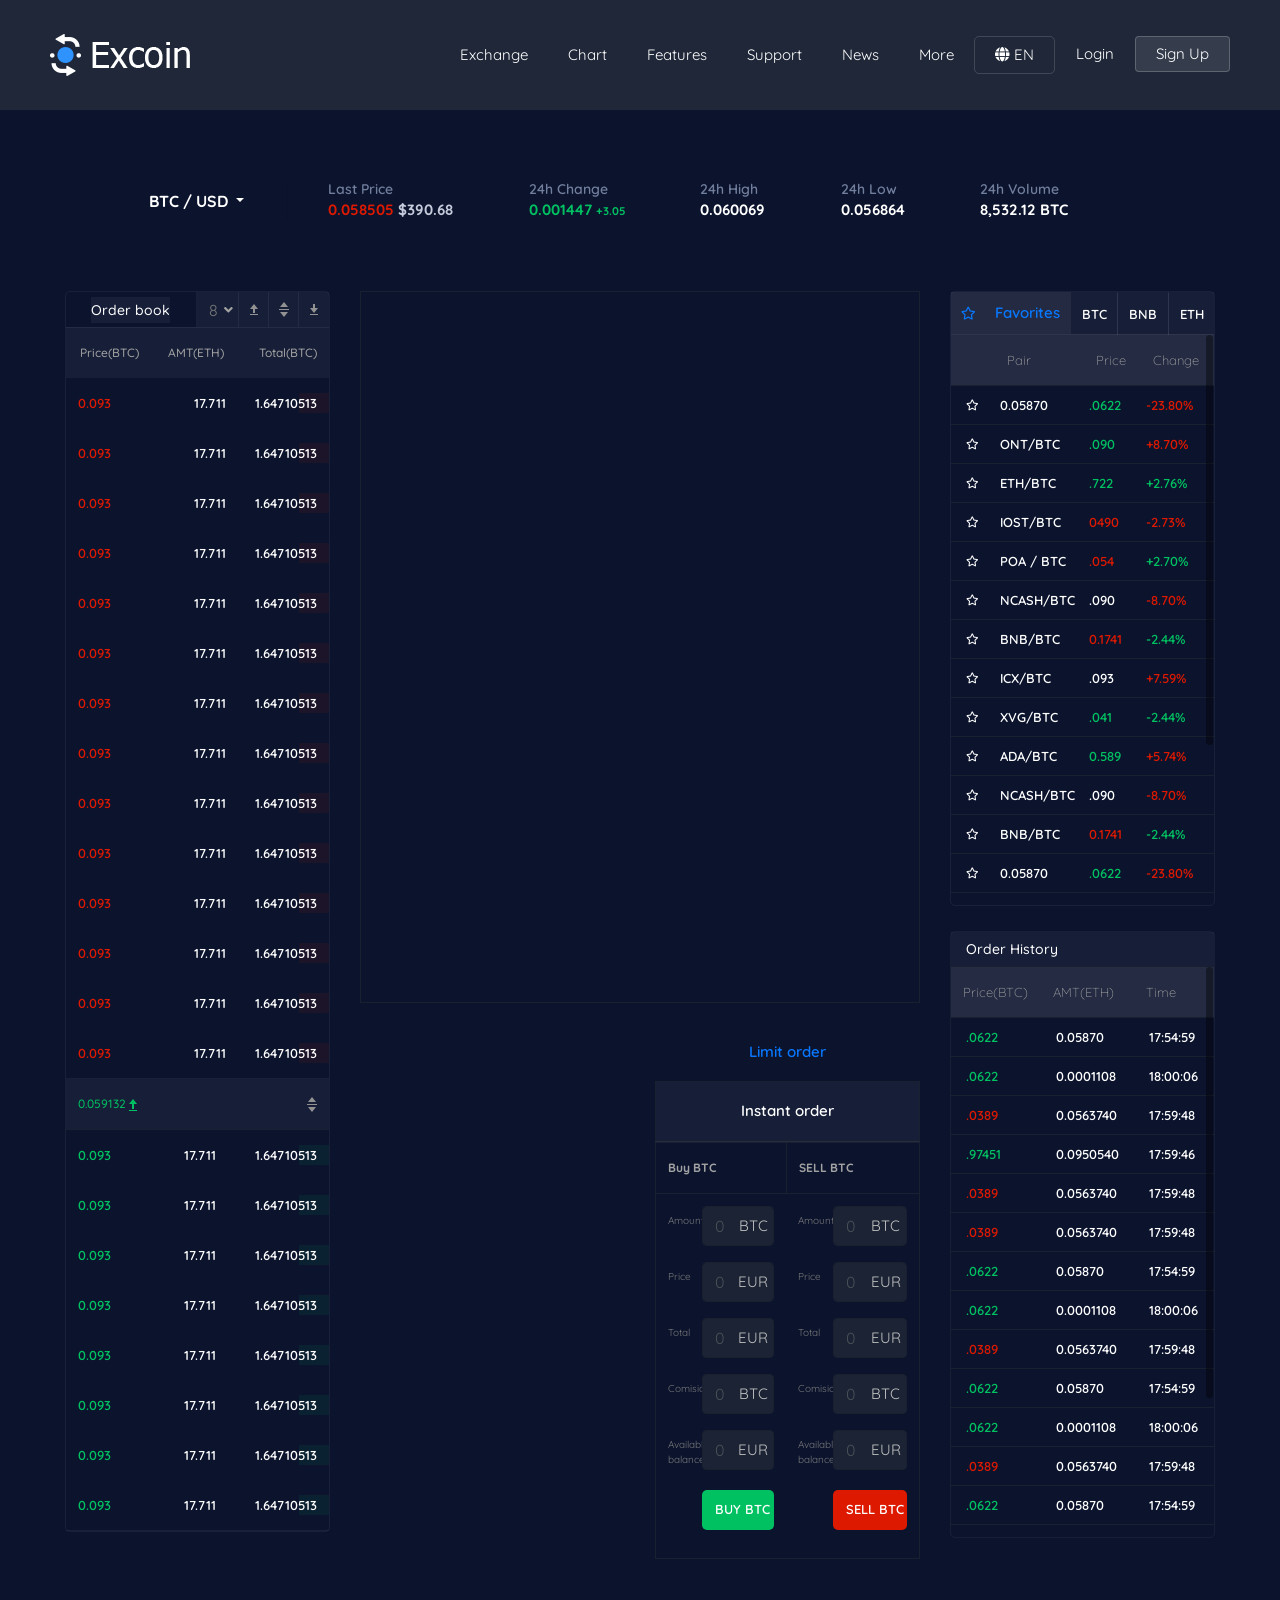
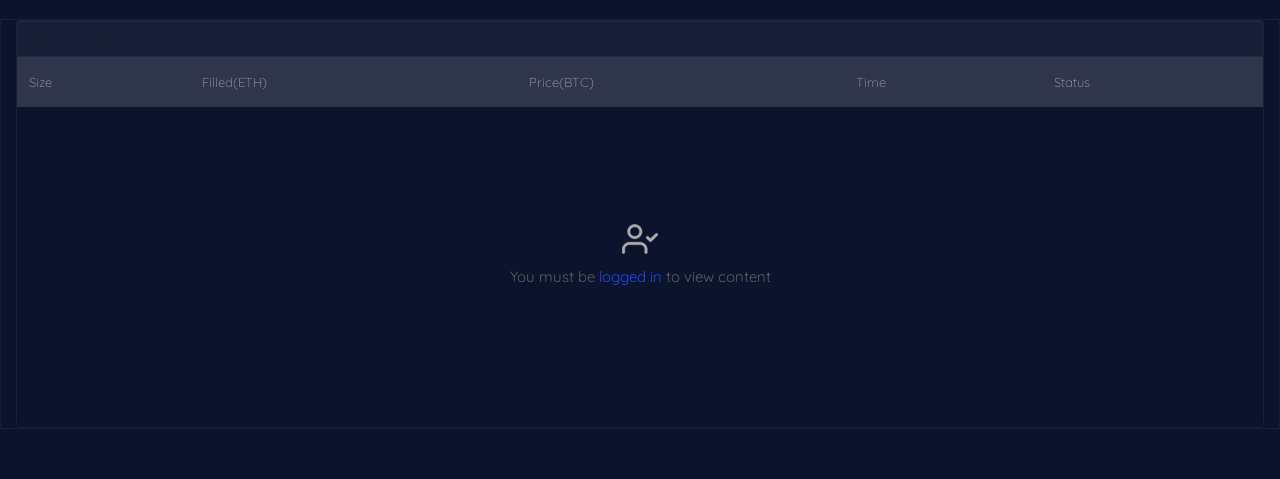
<file: exchange-three.html>
<!DOCTYPE html>
<html lang="en">
<head>
  <meta charset="UTF-8">
  <meta name="viewport" content="width=device-width, initial-scale=1">
  <link href="https://fonts.googleapis.com/css?family=Quicksand" rel="stylesheet">
  <link rel="stylesheet" href="./assets/css/bootstrap.min.css">
  <link rel="stylesheet" href="./assets/css/fontawesome-all.min.css">
  <link rel="stylesheet" href="./assets/css/themify-icons.css">
  <link rel="stylesheet" href="./assets/css/slick.css">
  <link rel="stylesheet" href="./css/style.css">
  <link rel="stylesheet" href="./css/responsive.css">
  <title>Excoin cryptowatch</title>
</head>
<body class="dark-blue-bg">
    <div class="navigation-two">
        <nav class="navbar main-nav navbar-expand-lg">
            <div class="container-fluid">
                <a class="navbar-brand" href="index.html">
                    <img class="navbar-logo" src="images/logo.png" alt="..."/>
                </a>
                <button class="navbar-toggler collapsed" type="button" data-toggle="collapse" data-target="#navbarSupportedContent" aria-controls="navbarSupportedContent" aria-expanded="false" aria-label="Toggle navigation">
                    <span class="navbar-toggler-icon"></span>
                </button>
                <div class="collapse navbar-collapse" id="navbarSupportedContent">
                    <ul class="navbar-nav ml-auto">
                        <li class="nav-item dropdown">
                            <a class="nav-link" href="exchange-one.html">Exchange </a>
                            <ul class="dropdown-menu">
                                <li class="nav-item"><a class="nav-link" href="exchange-one.html">Exchange Default</a></li>
                                <li class="nav-item"><a class="nav-link" href="exchange-two.html">Exchange Full</a></li>
                                <li class="nav-item"><a class="nav-link" href="exchange-three.html">Exchange Dark</a></li>
                            </ul>
                        </li>
                        <li class="nav-item"><a class="nav-link" href="chart.html">Chart</a></li>
                        <li class="nav-item"><a class="nav-link" href="features.html">Features</a></li>
                        <li class="nav-item dropdown">
                            <a class="nav-link" href="#">Support</a>
                            <ul class="dropdown-menu">
                                <li class="nav-item"><a class="nav-link" href="support.html">Support Default</a></li>
                                <li class="nav-item"><a class="nav-link" href="support-details.html">Support Details</a></li>
                            </ul>
                        </li>
                        <li class="nav-item dropdown">
                            <a class="nav-link" href="#">News</a>
                            <ul class="dropdown-menu">
                                <li class="nav-item"><a class="nav-link" href="latest-news.html">Latest News</a></li>
                                <li class="nav-item"><a class="nav-link" href="news-details.html">News Details</a></li>
                            </ul>
                        </li>
                        <li class="nav-item dropdown">
                            <a class="nav-link" href="#">More</a>
                            <ul class="dropdown-menu">
                                <li class="nav-item"><a class="nav-link" href="faq.html">Faq</a></li>
                                <li class="nav-item"><a class="nav-link" href="how-work.html">How Work</a></li>
                                <li class="nav-item"><a class="nav-link" href="contact.html">Contact Us</a></li>
                            </ul>
                        </li>
                        <li class="nav-item dropdown language-option">
                            <a class="nav-link" href="#">
                                <i class="fas fa-globe"></i> EN
                            </a>
                            <ul class="dropdown-menu">
                                <li class="nav-item">
                                    <a class="nav-link" href="#">
                                            <i class="fab fa-buysellads"></i> US
                                    </a>
                                </li>
                                <li class="nav-item">
                                    <a class="nav-link" href="#">
                                        <i class="fas fa-lira-sign"></i> UK
                                    </a>
                                </li>
                            </ul>
                        </li>
                        <li class="nav-item button">
                            <a class="btn nav-link" href="login.html">Login</a>
                        </li>
                        <li class="nav-item button active">
                            <a class="btn nav-link" href="signup.html">Sign Up</a>
                        </li>
                    </ul>
                </div>
            </div>
            <!-- Modal -->
        </nav><!-- main-nav-block -->
    </div><!-- navigation-two -->
    <!-- Currency Rate -->
    <div class="section-padding-50">
        <div class="container">
            <div class="row">
                <div class="col">
                    <div class="currency-rate currency-rate-v2">
                        <div class="currency-convert">
                            <div class="dropdown">
                                <button class="btn dropdown-toggle" type="button" id="dropdownMenuButton" data-toggle="dropdown" aria-haspopup="true" aria-expanded="false">
                                    BTC / USD
                                </button>
                                <div class="dropdown-menu" aria-labelledby="dropdownMenuButton">
                                    <a class="dropdown-item" href="#">BTC / USD</a>
                                    <a class="dropdown-item" href="#">USD / BTC</a>
                                    <a class="dropdown-item" href="#">BTC / USD</a>
                                </div>
                            </div>
                        </div>
                        <div class="update-rate">
                            <div class="currency-info last-price">
                                <span>Last Price</span>
                                <h6><span class="color-sell">0.058505</span>  <span class="currency-info-base">$390.68</span></h6>
                            </div>
                            <div class="currency-info change">
                                <span>24h Change</span>
                                <h6 class="color-buy">0.001447 <sub class="transmoney-value">+3.05</sub></h6>
                            </div>
                            <div class="currency-info high">
                                <span>24h High</span>
                                <h6 class="currency-info-base">0.060069</h6>
                            </div>
                            <div class="currency-info low">
                                <span>24h Low</span>
                                <h6 class="currency-info-base">0.056864</h6>
                            </div>
                            <div class="currency-info volume-value">
                                <span>24h Volume</span>
                                <h6 class="currency-info-base">8,532.12 BTC</h6>
                            </div>
                        </div>
                    </div>
                </div>
            </div>
        </div>
    </div>
    <div class="dashboard-block dashboard-white dashboard-fullwidth">
        <div class="container-fluid">
            <div class="dashboard-body">
                <div class="row">
                    <div class="col-lg-3">
                        <div class="dahboard-order-block">
                            <ul class="nav das-oreder-nav">
                                <li class="nav-item nav-item-first">
                                    <a class="nav-link" href="#">
                                        Order book
                                    </a>
                                </li>
                                <li class="nav-item">
                                    <div class="dropdown order-count-dropdown">
                                        <button class="btn dropdown-toggle" type="button" id="dropdownMenu2" data-toggle="dropdown" aria-haspopup="true" aria-expanded="false">
                                        8
                                        </button>
                                        <div class="dropdown-menu" aria-labelledby="dropdownMenu2">
                                            <button class="dropdown-item" type="button">10</button>
                                            <button class="dropdown-item" type="button">14</button>
                                            <button class="dropdown-item" type="button">18</button>
                                        </div>
                                    </div>
                                </li>
                                <li class="nav-item">
                                    <a class="nav-link" href="#">
                                        <img src="./images/exchange/1.png" alt="img" class="img-responsive">
                                    </a>
                                </li>
                                <li class="nav-item">
                                    <a class="nav-link" href="#">
                                        <img src="./images/exchange/2.png" alt="img" class="img-responsive">
                                    </a>
                                </li>
                                <li class="nav-item">
                                    <a class="nav-link" href="#">
                                        <img src="./images/exchange/3.png" alt="img" class="img-responsive">
                                    </a>
                                </li>
                            </ul><!-- das-oreder-nav -->
                            <div class="das-oreder-table-block">
                                <table class="table das-oreder-table table-hover">
                                    <thead>
                                        <tr>
                                            <th class="text-center" scope="col">Price(BTC)</th>
                                            <th class="text-center" scope="col">AMT(ETH)</th>
                                            <th class="text-right" scope="col">Total(BTC)</th>
                                        </tr>
                                    </thead>
                                    <tbody>
                                        <tr>
                                            <td><span class="color-sell">0.093</span></td>
                                            <td class="text-right"><span>17.711</span></td>
                                            <td class="text-right">
                                                <span>1.64710513</span>
                                                <div class="rate-ratio"></div>
                                            </td>
                                        </tr>
                                        <tr>
                                            <td><span class="color-sell">0.093</span></td>
                                            <td class="text-right"><span>17.711</span></td>
                                            <td class="text-right">
                                                <span>1.64710513</span>
                                                <div class="rate-ratio"></div>
                                            </td>
                                        </tr>
                                        <tr>
                                            <td><span class="color-sell">0.093</span></td>
                                            <td class="text-right"><span>17.711</span></td>
                                            <td class="text-right">
                                                <span>1.64710513</span>
                                                <div class="rate-ratio"></div>
                                            </td>
                                        </tr>
                                        <tr>
                                            <td><span class="color-sell">0.093</span></td>
                                            <td class="text-right"><span>17.711</span></td>
                                            <td class="text-right">
                                                <span>1.64710513</span>
                                                <div class="rate-ratio"></div>
                                            </td>
                                        </tr>
                                        <tr>
                                            <td><span class="color-sell">0.093</span></td>
                                            <td class="text-right"><span>17.711</span></td>
                                            <td class="text-right">
                                                <span>1.64710513</span>
                                                <div class="rate-ratio"></div>
                                            </td>
                                        </tr>
                                        <tr>
                                            <td><span class="color-sell">0.093</span></td>
                                            <td class="text-right"><span>17.711</span></td>
                                            <td class="text-right">
                                                <span>1.64710513</span>
                                                <div class="rate-ratio"></div>
                                            </td>
                                        </tr>
                                        <tr>
                                            <td><span class="color-sell">0.093</span></td>
                                            <td class="text-right"><span>17.711</span></td>
                                            <td class="text-right">
                                                <span>1.64710513</span>
                                                <div class="rate-ratio"></div>
                                            </td>
                                        </tr>
                                        <tr>
                                            <td><span class="color-sell">0.093</span></td>
                                            <td class="text-right"><span>17.711</span></td>
                                            <td class="text-right">
                                                <span>1.64710513</span>
                                                <div class="rate-ratio"></div>
                                            </td>
                                        </tr>
                                        <tr>
                                            <td><span class="color-sell">0.093</span></td>
                                            <td class="text-right"><span>17.711</span></td>
                                            <td class="text-right">
                                                <span>1.64710513</span>
                                                <div class="rate-ratio"></div>
                                            </td>
                                        </tr>
                                        <tr>
                                            <td><span class="color-sell">0.093</span></td>
                                            <td class="text-right"><span>17.711</span></td>
                                            <td class="text-right">
                                                <span>1.64710513</span>
                                                <div class="rate-ratio"></div>
                                            </td>
                                        </tr>
                                        <tr>
                                            <td><span class="color-sell">0.093</span></td>
                                            <td class="text-right"><span>17.711</span></td>
                                            <td class="text-right">
                                                <span>1.64710513</span>
                                                <div class="rate-ratio"></div>
                                            </td>
                                        </tr>
                                        <tr>
                                            <td><span class="color-sell">0.093</span></td>
                                            <td class="text-right"><span>17.711</span></td>
                                            <td class="text-right">
                                                <span>1.64710513</span>
                                                <div class="rate-ratio"></div>
                                            </td>
                                        </tr>
                                        <tr>
                                            <td><span class="color-sell">0.093</span></td>
                                            <td class="text-right"><span>17.711</span></td>
                                            <td class="text-right">
                                                <span>1.64710513</span>
                                                <div class="rate-ratio"></div>
                                            </td>
                                        </tr>
                                        <tr>
                                            <td><span class="color-sell">0.093</span></td>
                                            <td class="text-right"><span>17.711</span></td>
                                            <td class="text-right">
                                                <span>1.64710513</span>
                                                <div class="rate-ratio"></div>
                                            </td>
                                        </tr>
                                    </tbody>
                                </table>
                                <table class="table das-oreder-table das-buy-table table-hover">
                                    <thead>
                                        <tr>
                                            <th class="text-left" scope="col">
												<span class="color-buy">
													0.059132
													
												</span>
                                                <img src="./images/exchange/4.png" alt="img">
                                            </th>
                                            <th class="text-center" scope="col"></th>
                                            <th class="text-right" scope="col"> <img src="./images/exchange/2.png" alt="img"></th>
                                        </tr>
                                    </thead>
                                    <tbody>
                                        <tr>
                                            <td><span class="color-buy">0.093</span></td>
                                            <td class="text-right"><span>17.711</span></td>
                                            <td class="text-right">
                                                <span>1.64710513</span>
                                                <div class="rate-ratio"></div>
                                            </td>
                                        </tr>
                                        <tr>
                                            <td><span class="color-buy">0.093</span></td>
                                            <td class="text-right"><span>17.711</span></td>
                                            <td class="text-right">
                                                <span>1.64710513</span>
                                                <div class="rate-ratio"></div>
                                            </td>
                                        </tr>
                                        <tr>
                                            <td><span class="color-buy">0.093</span></td>
                                            <td class="text-right"><span>17.711</span></td>
                                            <td class="text-right">
                                                <span>1.64710513</span>
                                                <div class="rate-ratio"></div>
                                            </td>
                                        </tr>
                                        <tr>
                                            <td><span class="color-buy">0.093</span></td>
                                            <td class="text-right"><span>17.711</span></td>
                                            <td class="text-right">
                                                <span>1.64710513</span>
                                                <div class="rate-ratio"></div>
                                            </td>
                                        </tr>
                                        <tr>
                                            <td><span class="color-buy">0.093</span></td>
                                            <td class="text-right"><span>17.711</span></td>
                                            <td class="text-right">
                                                <span>1.64710513</span>
                                                <div class="rate-ratio"></div>
                                            </td>
                                        </tr>
                                        <tr>
                                            <td><span class="color-buy">0.093</span></td>
                                            <td class="text-right"><span>17.711</span></td>
                                            <td class="text-right">
                                                <span>1.64710513</span>
                                                <div class="rate-ratio"></div>
                                            </td>
                                        </tr>
                                        <tr>
                                            <td><span class="color-buy">0.093</span></td>
                                            <td class="text-right"><span>17.711</span></td>
                                            <td class="text-right">
                                                <span>1.64710513</span>
                                                <div class="rate-ratio"></div>
                                            </td>
                                        </tr>
                                        <tr>
                                            <td><span class="color-buy">0.093</span></td>
                                            <td class="text-right"><span>17.711</span></td>
                                            <td class="text-right">
                                                <span>1.64710513</span>
                                                <div class="rate-ratio"></div>
                                            </td>
                                        </tr>
                                    </tbody>
                                </table>
                            </div>
                        </div><!-- dahboard-order-block -->
                    </div><!-- col-lg-3 -->
                    <div class="col-lg-6">
                        <!-- TradingView Widget BEGIN -->
                        <div class="exchange-chart-block">
                            <div class="tradingview-widget-container">
                                <div id="tradingview_57f17"></div>
                            </div>  
                        </div><!-- exchange-chart-block -->
                        <div class="row">
                            <div class="col-xl-6">
                                <div id="chartdiv_2"></div>
                            </div>
                            <div class="col-xl-6">
                                <div class="order-form-area-block">
                                    <ul class="nav nav-tabs ticker-nav parent-order-tab" role="tablist">
                                        <li class="nav-item">
                                            <a class="nav-link active" href="#limit_order" role="tab" data-toggle="tab">
                                                <h5>Limit order</h5>
                                            </a>
                                        </li>
                                        <li class="nav-item">
                                            <a class="nav-link" href="#instant_order" role="tab" data-toggle="tab">
                                                <h5>Instant order</h5>
                                            </a>
                                        </li>
                                    </ul>
                                    <div class="market-ticker-block">
                                        <!-- Tab panes -->
                                        <div class="tab-content">
                                            <div role="tabpanel" class="tab-pane fade in active show" id="limit_order">
                                                <table class="table tv_orde_table">
                                                    <thead>
                                                        <tr>
                                                            <th class="tv_orde_1st_th" scope="col">Buy BTC</th>
                                                            <th scope="col">SELL BTC</th>
                                                        </tr>
                                                    </thead>
                                                    <tbody>
                                                        <tr>
                                                            <td>
                                                                <div class="tv_ammount-form-block">
                                                                    <div class="form-group row">
                                                                        <label for="tv_amount" class="col-3 col-form-label">Amount</label>
                                                                        <div class="col-9 form-input-block">
                                                                            <input class="form-control" type="text" value="0" id="tv_amount">
                                                                            <span class="tv-btc-tag">BTC</span>
                                                                        </div>
                                                                    </div><!--form field -->
                                                                    <div class="form-group row">
                                                                        <label for="tv_price" class="col-3 col-form-label">Price</label>
                                                                        <div class="col-9 form-input-block">
                                                                            <input class="form-control" type="text" value="0" id="tv_price">
                                                                            <span class="tv-btc-tag">EUR</span>
                                                                        </div>
                                                                    </div><!--form field -->
                                                                    <div class="form-group row">
                                                                        <label for="tv_total" class="col-3 col-form-label">Total</label>
                                                                        <div class="col-9 form-input-block readonly">
                                                                            <input class="form-control" type="text" value="0" id="tv_total" readonly>
                                                                            <span class="tv-btc-tag">EUR</span>
                                                                        </div>
                                                                    </div><!--form field -->
                                                                    <div class="form-group row">
                                                                        <label for="tv_commission" class="col-3 col-form-label">Comision</label>
                                                                        <div class="col-9 form-input-block readonly">
                                                                            <input class="form-control" type="text" value="0" id="tv_commission" readonly>
                                                                            <span class="tv-btc-tag">BTC</span>
                                                                        </div>
                                                                    </div><!--form field -->
                                                                    <div class="form-group row">
                                                                        <label for="tv_a_balance" class="col-3 col-form-label">Available balance</label>
                                                                        <div class="col-9 form-input-block readonly">
                                                                            <input class="form-control" type="text" value="0" id="tv_a_balance" readonly>
                                                                            <span class="tv-btc-tag">EUR</span>
                                                                        </div>
                                                                    </div><!--form field -->
                                                                    <div class="form-group row">
                                                                        <label class="col-3 col-form-label"></label>
                                                                        <div class="col-9 form-input-block">
                                                                            <input class="btn buy-btn" type="submit" value="BUY BTC">
                                                                        </div>
                                                                    </div><!--form field -->
                                                                </div><!--ammount-form-block -->
                                                            </td>
                                                            <td>
                                                                <div class="tv_ammount-form-block">
                                                                    <div class="form-group row">
                                                                        <label for="tv_amount_two" class="col-3 col-form-label">Amount</label>
                                                                        <div class="col-9 form-input-block">
                                                                            <input class="form-control" type="text" value="0" id="tv_amount_two">
                                                                            <span class="tv-btc-tag">BTC</span>
                                                                        </div>
                                                                    </div><!--form field -->
                                                                    <div class="form-group row">
                                                                        <label for="tv_price_two" class="col-3 col-form-label">Price</label>
                                                                        <div class="col-9 form-input-block">
                                                                            <input class="form-control" type="text" value="0" id="tv_price_two">
                                                                            <span class="tv-btc-tag">EUR</span>
                                                                        </div>
                                                                    </div><!--form field -->
                                                                    <div class="form-group row">
                                                                        <label for="tv_total_two" class="col-3 col-form-label">Total</label>
                                                                        <div class="col-9 form-input-block readonly">
                                                                            <input class="form-control" type="text" value="0" id="tv_total_two" readonly>
                                                                            <span class="tv-btc-tag">EUR</span>
                                                                        </div>
                                                                    </div><!--form field -->
                                                                    <div class="form-group row">
                                                                        <label for="tv_commission_two" class="col-3 col-form-label">Comision</label>
                                                                        <div class="col-9 form-input-block readonly">
                                                                            <input class="form-control" type="text" value="0" id="tv_commission_two" readonly>
                                                                            <span class="tv-btc-tag">BTC</span>
                                                                        </div>
                                                                    </div><!--form field -->
                                                                    <div class="form-group row">
                                                                        <label for="tv_a_balance_two" class="col-3 col-form-label">Available balance</label>
                                                                        <div class="col-9 form-input-block readonly">
                                                                            <input class="form-control" type="text" value="0" id="tv_a_balance_two" readonly>
                                                                            <span class="tv-btc-tag">EUR</span>
                                                                        </div>
                                                                    </div><!--form field -->
                                                                    <div class="form-group row">
                                                                        <label class="col-3 col-form-label"></label>
                                                                        <div class="col-9 form-input-block">
                                                                            <input class="btn sell-btn" type="submit" value="SELL BTC">
                                                                        </div>
                                                                    </div><!--form field -->
                                                                </div><!--ammount-form-block -->
                                                            </td>
                                                        </tr>
                                                    </tbody>
                                                </table>
                                            </div>
                                            <div role="tabpanel" class="tab-pane fade" id="instant_order">
                                                <div class="tab-content">
                                                    <div role="tabpanel" class="tab-pane fade in active show" id="buy_btc_two">
                                                        <table class="table tv_orde_table">
                                                            <thead>
                                                                <tr>
                                                                    <th scope="col">Buy BTC</th>
                                                                    <th scope="col">SELL BTC</th>
                                                                </tr>
                                                            </thead>
                                                            <tbody>
                                                                <tr>
                                                                    <td>
                                                                        <div class="tv_ammount-form-block">
                                                                            <div class="form-group row">
                                                                                <label for="tv_amount_three" class="col-3 col-form-label">Amount</label>
                                                                                <div class="col-9 form-input-block">
                                                                                    <input class="form-control" type="text" value="0" id="tv_amount_three">
                                                                                    <span class="tv-btc-tag">BTC</span>
                                                                                </div>
                                                                            </div><!--form field -->
                                                                            <div class="form-group row">
                                                                                <label for="tv_price_three" class="col-3 col-form-label">Price</label>
                                                                                <div class="col-9 form-input-block">
                                                                                    <input class="form-control" type="text" value="0" id="tv_price_three">
                                                                                    <span class="tv-btc-tag">EUR</span>
                                                                                </div>
                                                                            </div><!--form field -->
                                                                            <div class="form-group row">
                                                                                <label for="tv_total_three" class="col-3 col-form-label">Total</label>
                                                                                <div class="col-9 form-input-block readonly">
                                                                                    <input class="form-control" type="text" value="0" id="tv_total_three" readonly>
                                                                                    <span class="tv-btc-tag">EUR</span>
                                                                                </div>
                                                                            </div><!--form field -->
                                                                            <div class="form-group row">
                                                                                <label for="tv_commission_three" class="col-3 col-form-label">Comision</label>
                                                                                <div class="col-9 form-input-block readonly">
                                                                                    <input class="form-control" type="text" value="0" id="tv_commission_three" readonly>
                                                                                    <span class="tv-btc-tag">BTC</span>
                                                                                </div>
                                                                            </div><!--form field -->
                                                                            <div class="form-group row">
                                                                                <label for="tv_a_balance_three" class="col-3 col-form-label">Available balance</label>
                                                                                <div class="col-9 form-input-block readonly">
                                                                                    <input class="form-control" type="text" value="0" id="tv_a_balance_three" readonly>
                                                                                    <span class="tv-btc-tag">EUR</span>
                                                                                </div>
                                                                            </div><!--form field -->
                                                                            <div class="form-group row">
                                                                                <label class="col-3 col-form-label"></label>
                                                                                <div class="col-9 form-input-block">
                                                                                    <input class="btn buy-btn" type="submit" value="BUY BTC">
                                                                                </div>
                                                                            </div><!--form field -->
                                                                        </div><!--ammount-form-block -->
                                                                    </td>
                                                                    <td>
                                                                        <div class="tv_ammount-form-block">
                                                                            <div class="form-group row">
                                                                                <label for="tv_amount_four" class="col-3 col-form-label">Amount</label>
                                                                                <div class="col-9 form-input-block">
                                                                                    <input class="form-control" type="text" value="0" id="tv_amount_four">
                                                                                    <span class="tv-btc-tag">BTC</span>
                                                                                </div>
                                                                            </div><!--form field -->
                                                                            <div class="form-group row">
                                                                                <label for="tv_price_four" class="col-3 col-form-label">Price</label>
                                                                                <div class="col-9 form-input-block">
                                                                                    <input class="form-control" type="text" value="0" id="tv_price_four">
                                                                                    <span class="tv-btc-tag">EUR</span>
                                                                                </div>
                                                                            </div><!--form field -->
                                                                            <div class="form-group row">
                                                                                <label for="tv_total_four" class="col-3 col-form-label">Total</label>
                                                                                <div class="col-9 form-input-block readonly">
                                                                                    <input class="form-control" type="text" value="0" id="tv_total_four" readonly>
                                                                                    <span class="tv-btc-tag">EUR</span>
                                                                                </div>
                                                                            </div><!--form field -->
                                                                            <div class="form-group row">
                                                                                <label for="tv_commission_four" class="col-3 col-form-label">Comision</label>
                                                                                <div class="col-9 form-input-block readonly">
                                                                                    <input class="form-control" type="text" value="0" id="tv_commission_four" readonly>
                                                                                    <span class="tv-btc-tag">BTC</span>
                                                                                </div>
                                                                            </div><!--form field -->
                                                                            <div class="form-group row">
                                                                                <label for="tv_a_balance_four" class="col-3 col-form-label">Available balance</label>
                                                                                <div class="col-9 form-input-block readonly">
                                                                                    <input class="form-control" type="text" value="0" id="tv_a_balance_four" readonly>
                                                                                    <span class="tv-btc-tag">EUR</span>
                                                                                </div>
                                                                            </div><!--form field -->
                                                                            <div class="form-group row">
                                                                                <label class="col-3 col-form-label"></label>
                                                                                <div class="col-9 form-input-block">
                                                                                    <input class="btn sell-btn" type="submit" value="SELL BTC">
                                                                                </div>
                                                                            </div><!--form field -->
                                                                        </div><!--ammount-form-block -->
                                                                    </td>
                                                                </tr>
                                                            </tbody>
                                                        </table>
                                                    </div><!-- buy btc block -->
                                                </div>
                                            </div>
                                        </div>
                                    </div><!-- market-ticker-block -->
                                </div><!-- order-form-area-block -->
                            </div>
                        </div>
                    </div><!-- col-md-6 -->
                    <div class="col-lg-3">
                        <div class="das-market-block">
                            <div class="new-ticker-block market-new-ticker-block">
                                <div class="ticker-head">
                                    <ul class="nav nav-tabs ticker-nav" role="tablist">
                                        <li class="nav-item">
                                            <a class="nav-link active" href="#favorite_ticker" role="tab" data-toggle="tab">
                                                <i class="far fa-star"></i>
                                                <h5>Favorites</h5>
                                            </a>
                                        </li>
                                        <li class="nav-item">
                                            <a class="nav-link" href="#BTC_markets" role="tab" data-toggle="tab">BTC</a>
                                        </li>
                                        <li class="nav-item">
                                            <a class="nav-link" href="#BNB_markets" role="tab" data-toggle="tab">BNB</a>
                                        </li>
                                    
                                        <li class="nav-item">
                                            <a class="nav-link" href="#ETH_markets" role="tab" data-toggle="tab">ETH</a>
                                        </li>
                                    </ul>
                                </div>
                                <div class="market-ticker-block dashboard-ticker-block-three">
                                    <!-- Tab panes -->
                                    <div class="tab-content">
                                        <div role="tabpanel" class="tab-pane fade in active show das-market-tab-pane" id="favorite_ticker">
                                            <table class="table coin-list table-hover das-market-table">
                                                <thead>
                                                    <tr>
                                                        <th></th>
                                                        <th scope="col">Pair</th>
                                                        <th scope="col">Price</th>
                                                        <th scope="col">Change</th>
                                                    </tr>
                                                </thead>
                                                <tbody>
                                                    <tr>
                                                        <td>
                                                            <div class="favorite-coin">
                    
                                                            </div>
                                                        </td>
                                                        <td>0.05870</td>
                                                        <td><span class="color-buy">.0622</span></td>
                                                        <td><span class="color-sell">-23.80%</span></td>
                                                    </tr>
                                                    <tr>
                                                        <td>
                                                            <div class="favorite-coin">
                    
                                                            </div>
                                                        </td>
                                                        <td>ONT/BTC</td>
                                                        <td><span class="color-buy">.090</span></td>
                                                        <td><span class="color-sell">+8.70%</span></td>
                                                    </tr>
                                                    <tr>
                                                        <td>
                                                            <div class="favorite-coin">
                    
                                                            </div>
                                                        </td>
                                                        <td>ETH/BTC</td>
                                                        <td><span class="color-buy">.722</span></td>
                                                        <td><span class="color-buy">+2.76%</span></td>
                                                    </tr>
                                                    <tr>
                                                        <td>
                                                            <div class="favorite-coin">
                    
                                                            </div>
                                                        </td>
                                                        <td>IOST/BTC</td>
                                                        <td><span class="color-sell">0490</span></td>
                                                        <td><span class="color-sell">-2.73%</span></td>
                                                    </tr>
                                                    <tr>
                                                        <td>
                                                            <div class="favorite-coin">
                    
                                                            </div>
                                                        </td>
                                                        <td>POA / BTC</td>
                                                        <td><span class="color-sell">.054</span></td>
                                                        <td><span class="color-buy">+2.70%</span></td>
                                                    </tr>
                                                    <tr>
                                                        <td>
                                                            <div class="favorite-coin">
                    
                                                            </div>
                                                        </td>
                                                        <td>NCASH/BTC</td>
                                                        <td>.090</td>
                                                        <td><span class="color-sell">-8.70%</span></td>
                                                    </tr>
                                                    <tr>
                                                        <td>
                                                            <div class="favorite-coin">
                    
                                                            </div>
                                                        </td>
                                                        <td>BNB/BTC</td>
                                                        <td><span class="color-sell">0.1741</span></td>
                                                        <td><span class="color-buy">-2.44%</span></td>
                                                    </tr>
                                                    <tr>
                                                        <td>
                                                            <div class="favorite-coin">
                    
                                                            </div>
                                                        </td>
                                                        <td>ICX/BTC</td>
                                                        <td>.093</td>
                                                        <td><span class="color-sell">+7.59%</span></td>
                                                    </tr>
                                                    <tr>
                                                        <td>
                                                            <div class="favorite-coin">
                    
                                                            </div>
                                                        </td>
                                                        <td>XVG/BTC</td>
                                                        <td><span class="color-buy">.041</span></td>
                                                        <td><span class="color-buy">-2.44%</span></td>
                                                    </tr>
                                                    <tr>
                                                        <td>
                                                            <div class="favorite-coin">
                    
                                                            </div>
                                                        </td>
                                                        <td>ADA/BTC</td>
                                                        <td><span class="color-buy">0.589</span></td>
                                                        <td><span class="color-sell">+5.74%</span></td>
                                                    </tr>
                                                    <tr>
                                                        <td>
                                                            <div class="favorite-coin">
                    
                                                            </div>
                                                        </td>
                                                        <td>NCASH/BTC</td>
                                                        <td>.090</td>
                                                        <td><span class="color-sell">-8.70%</span></td>
                                                    </tr>
                                                    <tr>
                                                        <td>
                                                            <div class="favorite-coin">
                    
                                                            </div>
                                                        </td>
                                                        <td>BNB/BTC</td>
                                                        <td><span class="color-sell">0.1741</span></td>
                                                        <td><span class="color-buy">-2.44%</span></td>
                                                    </tr>
                                                    <tr>
                                                        <td>
                                                            <div class="favorite-coin">
                    
                                                            </div>
                                                        </td>
                                                        <td>0.05870</td>
                                                        <td><span class="color-buy">.0622</span></td>
                                                        <td><span class="color-sell">-23.80%</span></td>
                                                    </tr>
                                                    <tr>
                                                        <td>
                                                            <div class="favorite-coin">
                    
                                                            </div>
                                                        </td>
                                                        <td>ONT/BTC</td>
                                                        <td><span class="color-buy">.090</span></td>
                                                        <td><span class="color-sell">+8.70%</span></td>
                                                    </tr>
                                                    <tr>
                                                        <td>
                                                            <div class="favorite-coin">
                    
                                                            </div>
                                                        </td>
                                                        <td>ETH/BTC</td>
                                                        <td><span class="color-buy">.722</span></td>
                                                        <td><span class="color-buy">+2.76%</span></td>
                                                    </tr>
                                                    <tr>
                                                        <td>
                                                            <div class="favorite-coin">
                    
                                                            </div>
                                                        </td>
                                                        <td>IOST/BTC</td>
                                                        <td><span class="color-sell">0490</span></td>
                                                        <td><span class="color-sell">-2.73%</span></td>
                                                    </tr>
                                                    <tr>
                                                        <td>
                                                            <div class="favorite-coin">
                    
                                                            </div>
                                                        </td>
                                                        <td>POA / BTC</td>
                                                        <td><span class="color-sell">.054</span></td>
                                                        <td><span class="color-buy">+2.70%</span></td>
                                                    </tr>
                                                    <tr>
                                                        <td>
                                                            <div class="favorite-coin">
                    
                                                            </div>
                                                        </td>
                                                        <td>NCASH/BTC</td>
                                                        <td>.090</td>
                                                        <td><span class="color-sell">-8.70%</span></td>
                                                    </tr>
                                                    <tr>
                                                        <td>
                                                            <div class="favorite-coin">
                    
                                                            </div>
                                                        </td>
                                                        <td>BNB/BTC</td>
                                                        <td><span class="color-sell">0.1741</span></td>
                                                        <td><span class="color-buy">-2.44%</span></td>
                                                    </tr>
                                                </tbody>
                                            </table>
                                        </div>
                                        <div role="tabpanel" class="tab-pane fade das-market-tab-pane" id="BTC_markets">
                                            <table class="table coin-list table-hover das-market-table">
                                                <thead>
                                                    <tr>
                                                        <th></th>
                                                        <th scope="col">Pair</th>
                                                        <th scope="col">Price</th>
                                                        <th scope="col">Change</th>
                                                    </tr>
                                                </thead>
                                                <tbody>
                                                    <tr>
                                                        <td>
                                                            <div class="favorite-coin">
                    
                                                            </div>
                                                        </td>
                                                        <td>0.05870</td>
                                                        <td><span class="color-buy">.0622</span></td>
                                                        <td><span class="color-sell">-23.80%</span></td>
                                                    </tr>
                                                    <tr>
                                                        <td>
                                                            <div class="favorite-coin">
                    
                                                            </div>
                                                        </td>
                                                        <td>ONT/BTC</td>
                                                        <td><span class="color-buy">.090</span></td>
                                                        <td><span class="color-sell">+8.70%</span></td>
                                                    </tr>
                                                    <tr>
                                                        <td>
                                                            <div class="favorite-coin">
                    
                                                            </div>
                                                        </td>
                                                        <td>ETH/BTC</td>
                                                        <td><span class="color-buy">.722</span></td>
                                                        <td><span class="color-buy">+2.76%</span></td>
                                                    </tr>
                                                    <tr>
                                                        <td>
                                                            <div class="favorite-coin">
                    
                                                            </div>
                                                        </td>
                                                        <td>IOST/BTC</td>
                                                        <td><span class="color-sell">0490</span></td>
                                                        <td><span class="color-sell">-2.73%</span></td>
                                                    </tr>
                                                    <tr>
                                                        <td>
                                                            <div class="favorite-coin">
                    
                                                            </div>
                                                        </td>
                                                        <td>POA / BTC</td>
                                                        <td><span class="color-sell">.054</span></td>
                                                        <td><span class="color-buy">+2.70%</span></td>
                                                    </tr>
                                                    <tr>
                                                        <td>
                                                            <div class="favorite-coin">
                    
                                                            </div>
                                                        </td>
                                                        <td>NCASH/BTC</td>
                                                        <td>.090</td>
                                                        <td><span class="color-sell">-8.70%</span></td>
                                                    </tr>
                                                    <tr>
                                                        <td>
                                                            <div class="favorite-coin">
                    
                                                            </div>
                                                        </td>
                                                        <td>BNB/BTC</td>
                                                        <td><span class="color-sell">0.1741</span></td>
                                                        <td><span class="color-buy">-2.44%</span></td>
                                                    </tr>
                                                    <tr>
                                                        <td>
                                                            <div class="favorite-coin">
                    
                                                            </div>
                                                        </td>
                                                        <td>ICX/BTC</td>
                                                        <td>.093</td>
                                                        <td><span class="color-sell">+7.59%</span></td>
                                                    </tr>
                                                    <tr>
                                                        <td>
                                                            <div class="favorite-coin">
                    
                                                            </div>
                                                        </td>
                                                        <td>XVG/BTC</td>
                                                        <td><span class="color-buy">.041</span></td>
                                                        <td><span class="color-buy">-2.44%</span></td>
                                                    </tr>
                                                    <tr>
                                                        <td>
                                                            <div class="favorite-coin">
                    
                                                            </div>
                                                        </td>
                                                        <td>ADA/BTC</td>
                                                        <td><span class="color-buy">0.589</span></td>
                                                        <td><span class="color-sell">+5.74%</span></td>
                                                    </tr>
                                                    <tr>
                                                        <td>
                                                            <div class="favorite-coin">
                    
                                                            </div>
                                                        </td>
                                                        <td>NCASH/BTC</td>
                                                        <td>.090</td>
                                                        <td><span class="color-sell">-8.70%</span></td>
                                                    </tr>
                                                    <tr>
                                                        <td>
                                                            <div class="favorite-coin">
                    
                                                            </div>
                                                        </td>
                                                        <td>BNB/BTC</td>
                                                        <td><span class="color-sell">0.1741</span></td>
                                                        <td><span class="color-buy">-2.44%</span></td>
                                                    </tr>
                                                </tbody>
                                            </table>
                                        </div>
                                        <div role="tabpanel" class="tab-pane fade das-market-tab-pane" id="BNB_markets">
                                            <table class="table coin-list table-hover das-market-table">
                                                <thead>
                                                    <tr>
                                                        <th></th>
                                                        <th scope="col">Pair</th>
                                                        <th scope="col">Price</th>
                                                        <th scope="col">Change</th>
                                                    </tr>
                                                </thead>
                                                <tbody>
                                                    <tr>
                                                        <td>
                                                            <div class="favorite-coin">
                    
                                                            </div>
                                                        </td>
                                                        <td>0.05870</td>
                                                        <td><span class="color-buy">.0622</span></td>
                                                        <td><span class="color-sell">-23.80%</span></td>
                                                    </tr>
                                                    <tr>
                                                        <td>
                                                            <div class="favorite-coin">
                    
                                                            </div>
                                                        </td>
                                                        <td>ONT/BTC</td>
                                                        <td><span class="color-buy">.090</span></td>
                                                        <td><span class="color-sell">+8.70%</span></td>
                                                    </tr>
                                                    <tr>
                                                        <td>
                                                            <div class="favorite-coin">
                    
                                                            </div>
                                                        </td>
                                                        <td>ETH/BTC</td>
                                                        <td><span class="color-buy">.722</span></td>
                                                        <td><span class="color-buy">+2.76%</span></td>
                                                    </tr>
                                                    <tr>
                                                        <td>
                                                            <div class="favorite-coin">
                    
                                                            </div>
                                                        </td>
                                                        <td>IOST/BTC</td>
                                                        <td><span class="color-sell">0490</span></td>
                                                        <td><span class="color-sell">-2.73%</span></td>
                                                    </tr>
                                                    <tr>
                                                        <td>
                                                            <div class="favorite-coin">
                    
                                                            </div>
                                                        </td>
                                                        <td>POA / BTC</td>
                                                        <td><span class="color-sell">.054</span></td>
                                                        <td><span class="color-buy">+2.70%</span></td>
                                                    </tr>
                                                    <tr>
                                                        <td>
                                                            <div class="favorite-coin">
                    
                                                            </div>
                                                        </td>
                                                        <td>NCASH/BTC</td>
                                                        <td>.090</td>
                                                        <td><span class="color-sell">-8.70%</span></td>
                                                    </tr>
                                                    <tr>
                                                        <td>
                                                            <div class="favorite-coin">
                    
                                                            </div>
                                                        </td>
                                                        <td>BNB/BTC</td>
                                                        <td><span class="color-sell">0.1741</span></td>
                                                        <td><span class="color-buy">-2.44%</span></td>
                                                    </tr>
                                                    <tr>
                                                        <td>
                                                            <div class="favorite-coin">
                    
                                                            </div>
                                                        </td>
                                                        <td>ICX/BTC</td>
                                                        <td>.093</td>
                                                        <td><span class="color-sell">+7.59%</span></td>
                                                    </tr>
                                                    <tr>
                                                        <td>
                                                            <div class="favorite-coin">
                    
                                                            </div>
                                                        </td>
                                                        <td>XVG/BTC</td>
                                                        <td><span class="color-buy">.041</span></td>
                                                        <td><span class="color-buy">-2.44%</span></td>
                                                    </tr>
                                                    <tr>
                                                        <td>
                                                            <div class="favorite-coin">
                    
                                                            </div>
                                                        </td>
                                                        <td>ADA/BTC</td>
                                                        <td><span class="color-buy">0.589</span></td>
                                                        <td><span class="color-sell">+5.74%</span></td>
                                                    </tr>
                                                    <tr>
                                                        <td>
                                                            <div class="favorite-coin">
                    
                                                            </div>
                                                        </td>
                                                        <td>NCASH/BTC</td>
                                                        <td>.090</td>
                                                        <td><span class="color-sell">-8.70%</span></td>
                                                    </tr>
                                                    <tr>
                                                        <td>
                                                            <div class="favorite-coin">
                    
                                                            </div>
                                                        </td>
                                                        <td>BNB/BTC</td>
                                                        <td><span class="color-sell">0.1741</span></td>
                                                        <td><span class="color-buy">-2.44%</span></td>
                                                    </tr>
                                                </tbody>
                                            </table>
                                        </div>
                                        <div role="tabpanel" class="tab-pane fade das-market-tab-pane" id="ETH_markets">
                                            <table class="table coin-list table-hover das-market-table">
                                                <thead>
                                                    <tr>
                                                        <th></th>
                                                        <th scope="col">Pair</th>
                                                        <th scope="col">Price</th>
                                                        <th scope="col">Change</th>
                                                    </tr>
                                                </thead>
                                                <tbody>
                                                    <tr>
                                                        <td>
                                                            <div class="favorite-coin">
                    
                                                            </div>
                                                        </td>
                                                        <td>0.05870</td>
                                                        <td><span class="color-buy">.0622</span></td>
                                                        <td><span class="color-sell">-23.80%</span></td>
                                                    </tr>
                                                    <tr>
                                                        <td>
                                                            <div class="favorite-coin">
                    
                                                            </div>
                                                        </td>
                                                        <td>ONT/BTC</td>
                                                        <td><span class="color-buy">.090</span></td>
                                                        <td><span class="color-sell">+8.70%</span></td>
                                                    </tr>
                                                    <tr>
                                                        <td>
                                                            <div class="favorite-coin">
                    
                                                            </div>
                                                        </td>
                                                        <td>ETH/BTC</td>
                                                        <td><span class="color-buy">.722</span></td>
                                                        <td><span class="color-buy">+2.76%</span></td>
                                                    </tr>
                                                    <tr>
                                                        <td>
                                                            <div class="favorite-coin">
                    
                                                            </div>
                                                        </td>
                                                        <td>IOST/BTC</td>
                                                        <td><span class="color-sell">0490</span></td>
                                                        <td><span class="color-sell">-2.73%</span></td>
                                                    </tr>
                                                    <tr>
                                                        <td>
                                                            <div class="favorite-coin">
                    
                                                            </div>
                                                        </td>
                                                        <td>POA / BTC</td>
                                                        <td><span class="color-sell">.054</span></td>
                                                        <td><span class="color-buy">+2.70%</span></td>
                                                    </tr>
                                                    <tr>
                                                        <td>
                                                            <div class="favorite-coin">
                    
                                                            </div>
                                                        </td>
                                                        <td>NCASH/BTC</td>
                                                        <td>.090</td>
                                                        <td><span class="color-sell">-8.70%</span></td>
                                                    </tr>
                                                    <tr>
                                                        <td>
                                                            <div class="favorite-coin">
                    
                                                            </div>
                                                        </td>
                                                        <td>BNB/BTC</td>
                                                        <td><span class="color-sell">0.1741</span></td>
                                                        <td><span class="color-buy">-2.44%</span></td>
                                                    </tr>
                                                    <tr>
                                                        <td>
                                                            <div class="favorite-coin">
                    
                                                            </div>
                                                        </td>
                                                        <td>ICX/BTC</td>
                                                        <td>.093</td>
                                                        <td><span class="color-sell">+7.59%</span></td>
                                                    </tr>
                                                    <tr>
                                                        <td>
                                                            <div class="favorite-coin">
                    
                                                            </div>
                                                        </td>
                                                        <td>XVG/BTC</td>
                                                        <td><span class="color-buy">.041</span></td>
                                                        <td><span class="color-buy">-2.44%</span></td>
                                                    </tr>
                                                    <tr>
                                                        <td>
                                                            <div class="favorite-coin">
                    
                                                            </div>
                                                        </td>
                                                        <td>ADA/BTC</td>
                                                        <td><span class="color-buy">0.589</span></td>
                                                        <td><span class="color-sell">+5.74%</span></td>
                                                    </tr>
                                                    <tr>
                                                        <td>
                                                            <div class="favorite-coin">
                    
                                                            </div>
                                                        </td>
                                                        <td>NCASH/BTC</td>
                                                        <td>.090</td>
                                                        <td><span class="color-sell">-8.70%</span></td>
                                                    </tr>
                                                    <tr>
                                                        <td>
                                                            <div class="favorite-coin">
                    
                                                            </div>
                                                        </td>
                                                        <td>BNB/BTC</td>
                                                        <td><span class="color-sell">0.1741</span></td>
                                                        <td><span class="color-buy">-2.44%</span></td>
                                                    </tr>
                                                    <tr>
                                                        <td>
                                                            <div class="favorite-coin">
                    
                                                            </div>
                                                        </td>
                                                        <td>XVG/BTC</td>
                                                        <td><span class="color-buy">.041</span></td>
                                                        <td><span class="color-buy">-2.44%</span></td>
                                                    </tr>
                                                    <tr>
                                                        <td>
                                                            <div class="favorite-coin">
                    
                                                            </div>
                                                        </td>
                                                        <td>ADA/BTC</td>
                                                        <td><span class="color-buy">0.589</span></td>
                                                        <td><span class="color-sell">+5.74%</span></td>
                                                    </tr>
                                                    <tr>
                                                        <td>
                                                            <div class="favorite-coin">
                    
                                                            </div>
                                                        </td>
                                                        <td>NCASH/BTC</td>
                                                        <td>.090</td>
                                                        <td><span class="color-sell">-8.70%</span></td>
                                                    </tr>
                                                    <tr>
                                                        <td>
                                                            <div class="favorite-coin">
                    
                                                            </div>
                                                        </td>
                                                        <td>BNB/BTC</td>
                                                        <td><span class="color-sell">0.1741</span></td>
                                                        <td><span class="color-buy">-2.44%</span></td>
                                                    </tr>
                                                    <tr>
                                                        <td>
                                                            <div class="favorite-coin">
                    
                                                            </div>
                                                        </td>
                                                        <td>XVG/BTC</td>
                                                        <td><span class="color-buy">.041</span></td>
                                                        <td><span class="color-buy">-2.44%</span></td>
                                                    </tr>
                                                    <tr>
                                                        <td>
                                                            <div class="favorite-coin">
                    
                                                            </div>
                                                        </td>
                                                        <td>ADA/BTC</td>
                                                        <td><span class="color-buy">0.589</span></td>
                                                        <td><span class="color-sell">+5.74%</span></td>
                                                    </tr>
                                                    <tr>
                                                        <td>
                                                            <div class="favorite-coin">
                    
                                                            </div>
                                                        </td>
                                                        <td>NCASH/BTC</td>
                                                        <td>.090</td>
                                                        <td><span class="color-sell">-8.70%</span></td>
                                                    </tr>
                                                    <tr>
                                                        <td>
                                                            <div class="favorite-coin">
                    
                                                            </div>
                                                        </td>
                                                        <td>BNB/BTC</td>
                                                        <td><span class="color-sell">0.1741</span></td>
                                                        <td><span class="color-buy">-2.44%</span></td>
                                                    </tr>
                                                    <tr>
                                                        <td>
                                                            <div class="favorite-coin">
                    
                                                            </div>
                                                        </td>
                                                        <td>XVG/BTC</td>
                                                        <td><span class="color-buy">.041</span></td>
                                                        <td><span class="color-buy">-2.44%</span></td>
                                                    </tr>
                                                    <tr>
                                                        <td>
                                                            <div class="favorite-coin">
                    
                                                            </div>
                                                        </td>
                                                        <td>ADA/BTC</td>
                                                        <td><span class="color-buy">0.589</span></td>
                                                        <td><span class="color-sell">+5.74%</span></td>
                                                    </tr>
                                                    <tr>
                                                        <td>
                                                            <div class="favorite-coin">
                    
                                                            </div>
                                                        </td>
                                                        <td>NCASH/BTC</td>
                                                        <td>.090</td>
                                                        <td><span class="color-sell">-8.70%</span></td>
                                                    </tr>
                                                    <tr>
                                                        <td>
                                                            <div class="favorite-coin">
                    
                                                            </div>
                                                        </td>
                                                        <td>BNB/BTC</td>
                                                        <td><span class="color-sell">0.1741</span></td>
                                                        <td><span class="color-buy">-2.44%</span></td>
                                                    </tr>
                                                    <tr>
                                                        <td>
                                                            <div class="favorite-coin">
                    
                                                            </div>
                                                        </td>
                                                        <td>XVG/BTC</td>
                                                        <td><span class="color-buy">.041</span></td>
                                                        <td><span class="color-buy">-2.44%</span></td>
                                                    </tr>
                                                    <tr>
                                                        <td>
                                                            <div class="favorite-coin">
                    
                                                            </div>
                                                        </td>
                                                        <td>ADA/BTC</td>
                                                        <td><span class="color-buy">0.589</span></td>
                                                        <td><span class="color-sell">+5.74%</span></td>
                                                    </tr>
                                                    <tr>
                                                        <td>
                                                            <div class="favorite-coin">
                    
                                                            </div>
                                                        </td>
                                                        <td>NCASH/BTC</td>
                                                        <td>.090</td>
                                                        <td><span class="color-sell">-8.70%</span></td>
                                                    </tr>
                                                    <tr>
                                                        <td>
                                                            <div class="favorite-coin">
                    
                                                            </div>
                                                        </td>
                                                        <td>BNB/BTC</td>
                                                        <td><span class="color-sell">0.1741</span></td>
                                                        <td><span class="color-buy">-2.44%</span></td>
                                                    </tr>
                                                </tbody>
                                            </table>
                                        </div>
                                    </div>
                                </div><!-- market-ticker-block -->
                            </div><!-- new-ticker-block -->
                        </div><!-- das-market-block -->
                        <div class="order-history-block">
                            <div class="panel-heading-block">
                                <h5>Order History</h5>
                            </div>
                            <div class="order-history-block-inner dashboard-ticker-block-four">
                                <div class="history-table-wrap">
                                    <table class="table coin-list table-hover history-table">
                                        <thead>
                                            <tr>
                                                <th scope="col">Price(BTC)</th>
                                                <th scope="col">AMT(ETH)</th>
                                                <th scope="col">Time</th>
                                            </tr>
                                        </thead>
                                        <tbody>
                                            <tr>
                                                <td><span class="color-buy">.0622</span></td>
                                                <td>0.05870</td>
                                                <td>17:54:59</td>
                                            </tr>
                                            <tr>
                                                <td><span class="color-buy">.0622</span></td>
                                                <td>0.0001108</td>
                                                <td>18:00:06</td>
                                            </tr>
                                            <tr>
                                                <td><span class="color-sell">.0389</span></td>
                                                <td>0.0563740</td>
                                                <td>17:59:48</td>
                                            </tr>
                                            <tr>
                                                <td><span class="color-buy">.97451</span></td>
                                                <td>0.0950540</td>
                                                <td>17:59:46</td>
                                            </tr>
                                            <tr>
                                                <td><span class="color-sell">.0389</span></td>
                                                <td>0.0563740</td>
                                                <td>17:59:48</td>
                                            </tr>
                                            <tr>
                                                <td><span class="color-sell">.0389</span></td>
                                                <td>0.0563740</td>
                                                <td>17:59:48</td>
                                            </tr>
                                            <tr>
                                                <td><span class="color-buy">.0622</span></td>
                                                <td>0.05870</td>
                                                <td>17:54:59</td>
                                            </tr>
                                            <tr>
                                                <td><span class="color-buy">.0622</span></td>
                                                <td>0.0001108</td>
                                                <td>18:00:06</td>
                                            </tr>
                                            <tr>
                                                <td><span class="color-sell">.0389</span></td>
                                                <td>0.0563740</td>
                                                <td>17:59:48</td>
                                            </tr>
                                            <tr>
                                                <td><span class="color-buy">.0622</span></td>
                                                <td>0.05870</td>
                                                <td>17:54:59</td>
                                            </tr>
                                            <tr>
                                                <td><span class="color-buy">.0622</span></td>
                                                <td>0.0001108</td>
                                                <td>18:00:06</td>
                                            </tr>
                                            <tr>
                                                <td><span class="color-sell">.0389</span></td>
                                                <td>0.0563740</td>
                                                <td>17:59:48</td>
                                            </tr>
                                            <tr>
                                                <td><span class="color-buy">.0622</span></td>
                                                <td>0.05870</td>
                                                <td>17:54:59</td>
                                            </tr>
                                            <tr>
                                                <td><span class="color-buy">.0622</span></td>
                                                <td>0.0001108</td>
                                                <td>18:00:06</td>
                                            </tr>
                                            <tr>
                                                <td><span class="color-sell">.0389</span></td>
                                                <td>0.0563740</td>
                                                <td>17:59:48</td>
                                            </tr>
                                            <tr>
                                                <td><span class="color-buy">.0622</span></td>
                                                <td>0.05870</td>
                                                <td>17:54:59</td>
                                            </tr>
                                            <tr>
                                                <td><span class="color-sell">.0389</span></td>
                                                <td>0.0563740</td>
                                                <td>17:59:48</td>
                                            </tr>
                                            <tr>
                                                <td><span class="color-buy">.0622</span></td>
                                                <td>0.05870</td>
                                                <td>17:54:59</td>
                                            </tr>
                                        
                                        </tbody>
                                    </table>
                                </div>
                            </div><!-- order-history-block-inner -->
                        </div><!-- order-history-block -->
                    </div><!-- col-lg-3 -->
                </div>
            </div><!-- dashboard-body -->
        </div>
    </div><!-- dashboard-block -->
    <div class="latest-tranjections-area not-login">
        <div class="latest-tranjections-block">
            <div class="container-fluid">
                <div class="latest-tranjections-block-inner">
                    <div class="panel-heading-block">
                        <h5>Open Orders</h5>
                    </div>
                    <table class="table coin-list latest-tranjections-table">
                        <thead>
                            <tr>
                                <th scope="col">Size</th>
                                <th scope="col">Filled(ETH)</th>
                                <th scope="col">Price(BTC)</th>
                                <th scope="col">Time</th>
                                <th scope="col">Status</th>
                            </tr>
                        </thead>
                        <tbody>
                            <tr>
                                <td></td>
                                <td></td>
                                <td></td>
                                <td></td>
                                <td></td>
                            </tr>
                            <tr>
                                <td></td>
                                <td></td>
                                <td></td>
                                <td></td>
                                <td></td>
                            </tr>
                            <tr>
                                <td></td>
                                <td></td>
                                <td></td>
                                <td></td>
                                <td></td>
                            </tr>
                            <tr>
                                <td></td>
                                <td></td>
                                <td></td>
                                <td></td>
                                <td></td>
                            </tr>
                            <tr>
                                <td></td>
                                <td></td>
                                <td></td>
                                <td></td>
                                <td></td>
                            </tr>
                            <tr>
                                <td></td>
                                <td></td>
                                <td></td>
                                <td></td>
                                <td></td>
                            </tr>
                            <tr>
                                <td></td>
                                <td></td>
                                <td></td>
                                <td></td>
                                <td></td>
                            </tr>
                            <tr>
                                <td></td>
                                <td></td>
                                <td></td>
                                <td></td>
                                <td></td>
                            </tr>
                            <tr>
                                <td></td>
                                <td></td>
                                <td></td>
                                <td></td>
                                <td></td>
                            </tr>
                            <tr>
                                <td></td>
                                <td></td>
                                <td></td>
                                <td></td>
                                <td></td>
                            </tr>
                            <tr>
                                <td></td>
                                <td></td>
                                <td></td>
                                <td></td>
                                <td></td>
                            </tr>
                            <tr>
                                <td></td>
                                <td></td>
                                <td></td>
                                <td></td>
                                <td></td>
                            </tr>
                            <tr>
                                <td></td>
                                <td></td>
                                <td></td>
                                <td></td>
                                <td></td>
                            </tr>
                            <tr>
                                <td></td>
                                <td></td>
                                <td></td>
                                <td></td>
                                <td></td>
                            </tr>
                            <tr>
                                <td></td>
                                <td></td>
                                <td></td>
                                <td></td>
                                <td></td>
                            </tr>
                            <tr>
                                <td></td>
                                <td></td>
                                <td></td>
                                <td></td>
                                <td></td>
                            </tr>
                        </tbody>
                    </table>
                    <div class="login-warning-block">
                        <img src="./images/others/8.png" alt="img">
                        <p>You must be <a href="#">logged in</a> to view content</p>
                    </div>
                </div><!-- order-history-block-inner -->
            </div>
        </div>
    </div><!-- latest-tranjections-area -->
    <script src="./assets/js/jquery-1.12.4.min.js"></script>
    <script src="./assets/js/popper.min.js"></script>
    <script src="./assets/js/bootstrap.min.js"></script>
    <script src="./assets/js/slick.min.js"></script>
    <script src="./assets/js/jquery.peity.min.js"></script>
    <script src="./assets/js/tv.js"></script>
    <script src="./assets/js/jquery.slimscroll.min.js"></script>
    <script src="./js/custom.js"></script>
    <script>
        new TradingView.widget(
        {
        "width": '100%',
        "height": 650,
        "symbol": "NASDAQ:AAPL",
        "interval": "D",
        "timezone": "Etc/UTC",
        "theme": "light",
        "style": "1",
        "locale": "en",
        "toolbar_bg": "#f1f3f6",
        "enable_publishing": false,
        "allow_symbol_change": true,
        "container_id": "tradingview_57f17"
      }
        );
    </script>
    <script src="https://www.amcharts.com/lib/3/amcharts.js"></script>
    <script src="https://www.amcharts.com/lib/3/serial.js"></script>
    <script src="https://www.amcharts.com/lib/3/plugins/dataloader/dataloader.min.js"></script>
    <script src="https://www.amcharts.com/lib/3/plugins/export/export.min.js"></script>
    <link rel="stylesheet" href="https://www.amcharts.com/lib/3/plugins/export/export.css" type="text/css" media="all" />
    <script src="https://www.amcharts.com/lib/3/themes/light.js"></script>

    <script>
        /**
         * This demo uses direct URL to Poloniex exchance, which means that depending on your browser settings,
         * it may not work dure to CORS restrictions.
         * Please consult Poloniex API for further information:
         * https://poloniex.com/support/api/
         */
        
        var chart = AmCharts.makeChart("chartdiv_2", {
          "type": "serial",
          "theme": "light",
          "dataLoader": {
            "url": "https://poloniex.com/public?command=returnOrderBook&currencyPair=BTC_ETH&depth=50",
            "format": "json",
            "reload": 30,
            "postProcess": function(data) {
              
              // Function to process (sort and calculate cummulative volume)
              function processData(list, type, desc) {
                
                // Convert to data points
                for(var i = 0; i < list.length; i++) {
                  list[i] = {
                    value: Number(list[i][0]),
                    volume: Number(list[i][1]),
                  }
                }
               
                // Sort list just in case
                list.sort(function(a, b) {
                  if (a.value > b.value) {
                    return 1;
                  }
                  else if (a.value < b.value) {
                    return -1;
                  }
                  else {
                    return 0;
                  }
                });
                
                // Calculate cummulative volume
                if (desc) {
                  for(var i = list.length - 1; i >= 0; i--) {
                    if (i < (list.length - 1)) {
                      list[i].totalvolume = list[i+1].totalvolume + list[i].volume;
                    }
                    else {
                      list[i].totalvolume = list[i].volume;
                    }
                    var dp = {};
                    dp["value"] = list[i].value;
                    dp[type + "volume"] = list[i].volume;
                    dp[type + "totalvolume"] = list[i].totalvolume;
                    res.unshift(dp);
                  }
                }
                else {
                  for(var i = 0; i < list.length; i++) {
                    if (i > 0) {
                      list[i].totalvolume = list[i-1].totalvolume + list[i].volume;
                    }
                    else {
                      list[i].totalvolume = list[i].volume;
                    }
                    var dp = {};
                    dp["value"] = list[i].value;
                    dp[type + "volume"] = list[i].volume;
                    dp[type + "totalvolume"] = list[i].totalvolume;
                    res.push(dp);
                  }
                }
               
              }
              
              // Init
              var res = [];
              processData(data.bids, "bids", true);
              processData(data.asks, "asks", false);
              
              //console.log(res);
              return res;
            }
          },
          "graphs": [{
            "id": "bids",
            "fillAlphas": 0.1,
            "lineAlpha": 1,
            "lineThickness": 1,
            "lineColor": "#00c162",
            "type": "step",
            "valueField": "bidstotalvolume",
            "balloonFunction": balloon
          }, {
            "id": "asks",
            "fillAlphas": 0.1,
            "lineAlpha": 1,
            "lineThickness": 1,
            "lineColor": "#e23b26",
            "type": "step",
            "valueField": "askstotalvolume",
            "balloonFunction": balloon
          }, {
            "lineAlpha": 0,
            "fillAlphas": 0.2,
            "lineColor": "#fff",
            "type": "column",
            "clustered": false,
            "valueField": "bidsvolume",
            "showBalloon": false
          }, {
            "lineAlpha": 0,
            "fillAlphas": 0.2,
            "lineColor": "#fff",
            "type": "column",
            "clustered": false,
            "valueField": "asksvolume",
            "showBalloon": false
          }],
          "categoryField": "value",
          "chartCursor": {},
          "balloon": {
            "textAlign": "left"
          },
          "valueAxes": [{
            "title": "Volume"
          }],
          "categoryAxis": {
            "title": "Price (BTC/ETH)",
            "minHorizontalGap": 100,
            "startOnAxis": true,
            "showFirstLabel": false,
            "showLastLabel": false
          },
          "export": {
            "enabled": true
          }
        });
        
        function balloon(item, graph) {
          var txt;
          if (graph.id == "asks") {
            txt = "Ask: <strong>" + formatNumber(item.dataContext.value, graph.chart, 4) + "</strong><br />"
              + "Total volume: <strong>" + formatNumber(item.dataContext.askstotalvolume, graph.chart, 4) + "</strong><br />"
              + "Volume: <strong>" + formatNumber(item.dataContext.asksvolume, graph.chart, 4) + "</strong>";
          }
          else {
            txt = "Bid: <strong>" + formatNumber(item.dataContext.value, graph.chart, 4) + "</strong><br />"
              + "Total volume: <strong>" + formatNumber(item.dataContext.bidstotalvolume, graph.chart, 4) + "</strong><br />"
              + "Volume: <strong>" + formatNumber(item.dataContext.bidsvolume, graph.chart, 4) + "</strong>";
          }
          return txt;
        }
        
        function formatNumber(val, chart, precision) {
          return AmCharts.formatNumber(
            val, 
            {
              precision: precision ? precision : chart.precision, 
              decimalSeparator: chart.decimalSeparator,
              thousandsSeparator: chart.thousandsSeparator
            }
          );
        }
    </script>
</body>
</html>
</file>
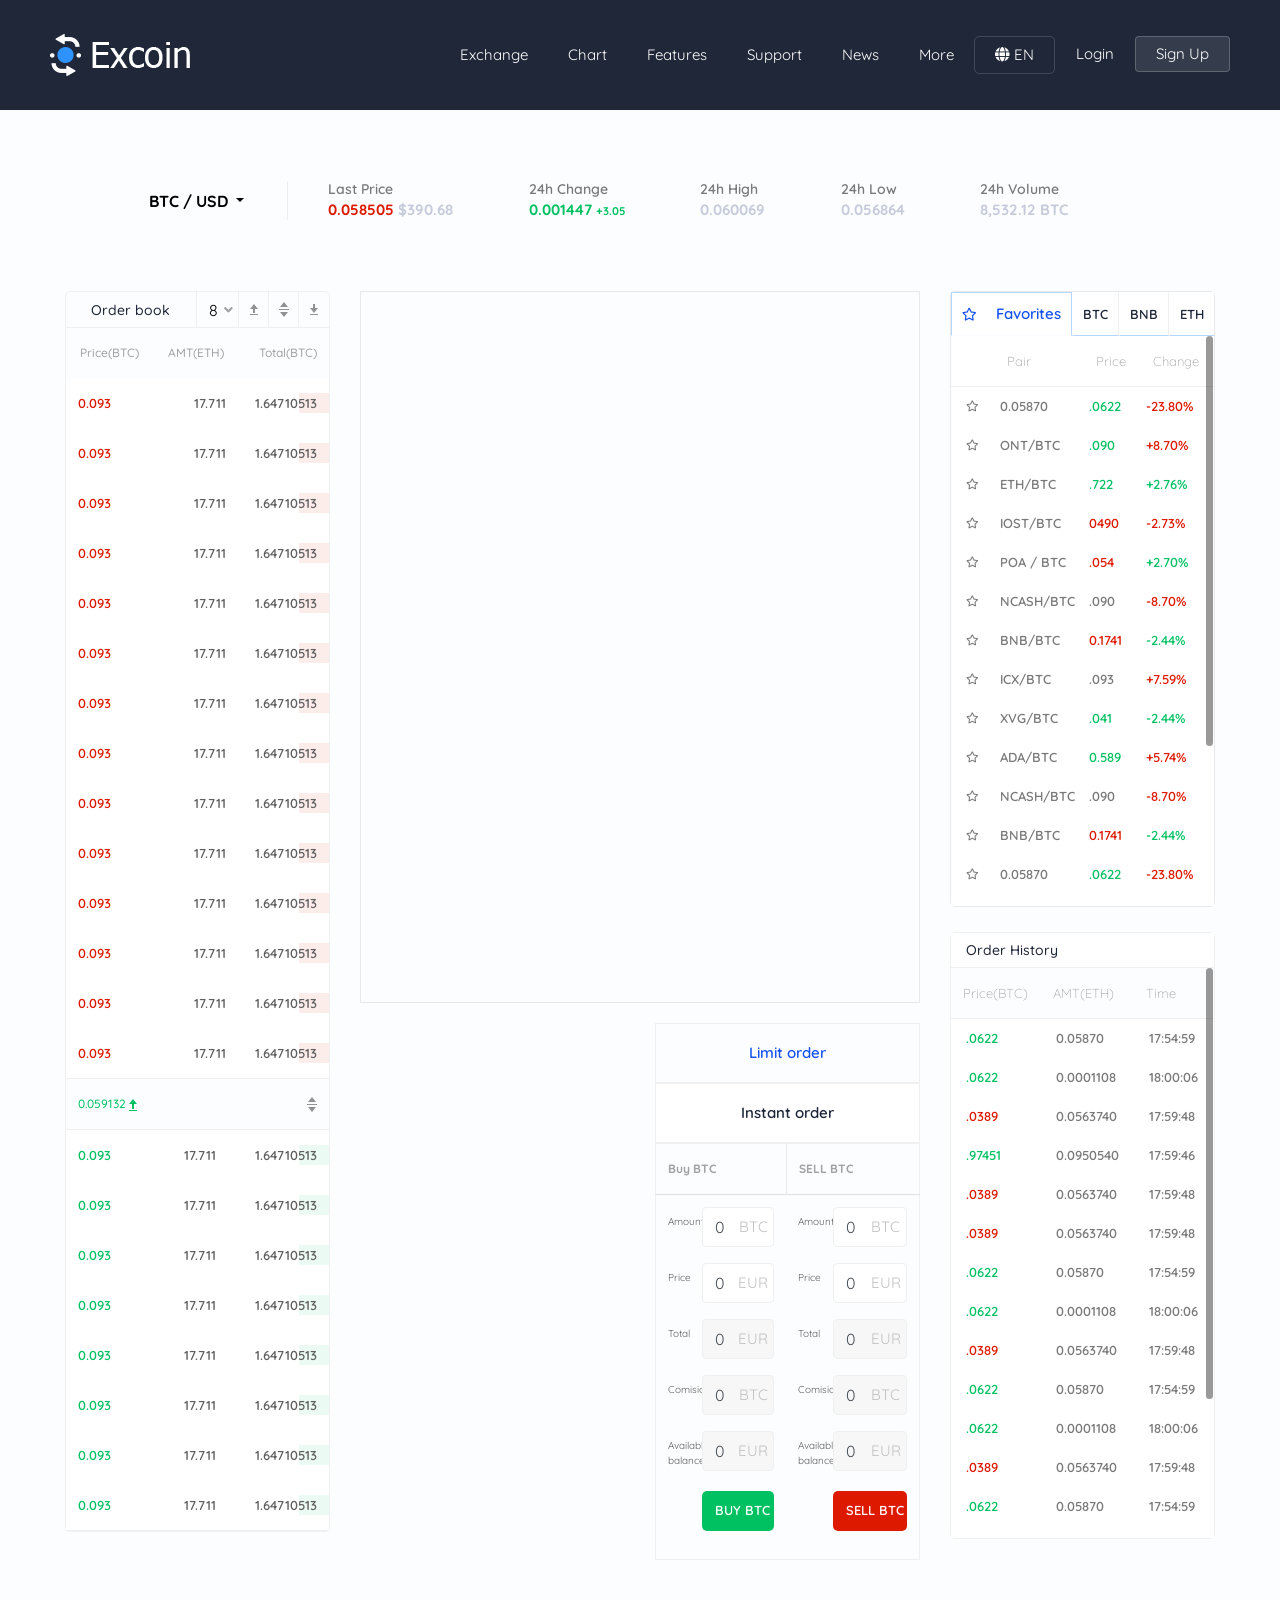
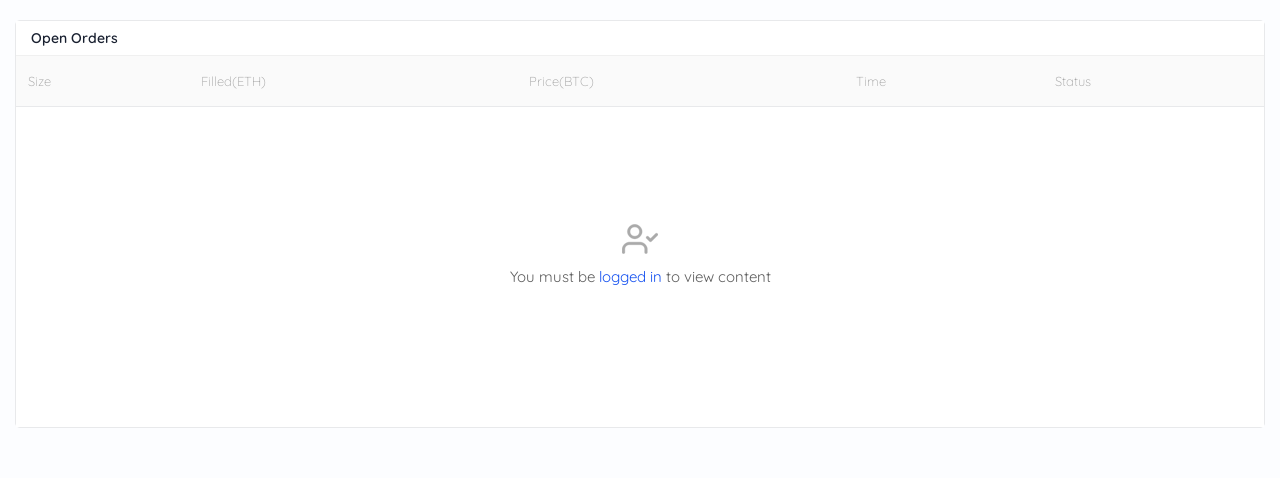
<file: exchange-two.html>
<!DOCTYPE html>
<html lang="en">
<head>
  <meta charset="UTF-8">
  <meta name="viewport" content="width=device-width, initial-scale=1">
  <link href="https://fonts.googleapis.com/css?family=Quicksand" rel="stylesheet">
  <link rel="stylesheet" href="./assets/css/bootstrap.min.css">
  <link rel="stylesheet" href="./assets/css/fontawesome-all.min.css">
  <link rel="stylesheet" href="./assets/css/themify-icons.css">
  <link rel="stylesheet" href="./assets/css/slick.css">
  <link rel="stylesheet" href="./css/style.css">
  <link rel="stylesheet" href="./css/responsive.css">
  <title>Excoin cryptowatch</title>
</head>
<body>
    <div class="navigation-two">
        <nav class="navbar main-nav navbar-expand-lg">
            <div class="container-fluid">
                <a class="navbar-brand" href="index.html">
                    <img class="navbar-logo" src="images/logo.png" alt="..."/>
                </a>
                <button class="navbar-toggler collapsed" type="button" data-toggle="collapse" data-target="#navbarSupportedContent" aria-controls="navbarSupportedContent" aria-expanded="false" aria-label="Toggle navigation">
                    <span class="navbar-toggler-icon"></span>
                </button>
                <div class="collapse navbar-collapse" id="navbarSupportedContent">
                    <ul class="navbar-nav ml-auto">
                        <li class="nav-item dropdown">
                            <a class="nav-link" href="exchange-one.html">Exchange </a>
                            <ul class="dropdown-menu">
                                <li class="nav-item"><a class="nav-link" href="exchange-one.html">Exchange Default</a></li>
                                <li class="nav-item"><a class="nav-link" href="exchange-two.html">Exchange Full</a></li>
                                <li class="nav-item"><a class="nav-link" href="exchange-three.html">Exchange Dark</a></li>
                            </ul>
                        </li>
                        <li class="nav-item"><a class="nav-link" href="chart.html">Chart</a></li>
                        <li class="nav-item"><a class="nav-link" href="features.html">Features</a></li>
                        <li class="nav-item dropdown">
                            <a class="nav-link" href="#">Support</a>
                            <ul class="dropdown-menu">
                                <li class="nav-item"><a class="nav-link" href="support.html">Support Default</a></li>
                                <li class="nav-item"><a class="nav-link" href="support-details.html">Support Details</a></li>
                            </ul>
                        </li>
                        <li class="nav-item dropdown">
                            <a class="nav-link" href="#">News</a>
                            <ul class="dropdown-menu">
                                <li class="nav-item"><a class="nav-link" href="latest-news.html">Latest News</a></li>
                                <li class="nav-item"><a class="nav-link" href="news-details.html">News Details</a></li>
                            </ul>
                        </li>
                        <li class="nav-item dropdown">
                            <a class="nav-link" href="#">More</a>
                            <ul class="dropdown-menu">
                                <li class="nav-item"><a class="nav-link" href="faq.html">Faq</a></li>
                                <li class="nav-item"><a class="nav-link" href="how-work.html">How Work</a></li>
                                <li class="nav-item"><a class="nav-link" href="contact.html">Contact Us</a></li>
                            </ul>
                        </li>
                        <li class="nav-item dropdown language-option">
                            <a class="nav-link" href="#">
                                <i class="fas fa-globe"></i> EN
                            </a>
                            <ul class="dropdown-menu">
                                <li class="nav-item">
                                    <a class="nav-link" href="#">
                                            <i class="fab fa-buysellads"></i> US
                                    </a>
                                </li>
                                <li class="nav-item">
                                    <a class="nav-link" href="#">
                                        <i class="fas fa-lira-sign"></i> UK
                                    </a>
                                </li>
                            </ul>
                        </li>
                        <li class="nav-item button">
                            <a class="btn nav-link" href="login.html">Login</a>
                        </li>
                        <li class="nav-item button active">
                            <a class="btn nav-link" href="signup.html">Sign Up</a>
                        </li>
                    </ul>
                </div>
            </div>
            <!-- Modal -->
        </nav><!-- main-nav-block -->
    </div><!-- navigation-two -->
    <!-- Currency Rate -->
    <div class="section-padding-50">
        <div class="container">
            <div class="row">
                <div class="col">
                    <div class="currency-rate currency-rate-v2">
                        <div class="currency-convert">
                            <div class="dropdown">
                                <button class="btn dropdown-toggle" type="button" id="dropdownMenuButton" data-toggle="dropdown" aria-haspopup="true" aria-expanded="false">
                                    BTC / USD
                                </button>
                                <div class="dropdown-menu" aria-labelledby="dropdownMenuButton">
                                    <a class="dropdown-item" href="#">BTC / USD</a>
                                    <a class="dropdown-item" href="#">USD / BTC</a>
                                    <a class="dropdown-item" href="#">BTC / USD</a>
                                </div>
                            </div>
                        </div>
                        <div class="update-rate">
                            <div class="currency-info last-price">
                                <span>Last Price</span>
                                <h6><span class="color-sell">0.058505</span>  <span class="currency-info-base">$390.68</span></h6>
                            </div>
                            <div class="currency-info change">
                                <span>24h Change</span>
                                <h6 class="color-buy">0.001447 <sub class="transmoney-value">+3.05</sub></h6>
                            </div>
                            <div class="currency-info high">
                                <span>24h High</span>
                                <h6 class="currency-info-base">0.060069</h6>
                            </div>
                            <div class="currency-info low">
                                <span>24h Low</span>
                                <h6 class="currency-info-base">0.056864</h6>
                            </div>
                            <div class="currency-info volume-value">
                                <span>24h Volume</span>
                                <h6 class="currency-info-base">8,532.12 BTC</h6>
                            </div>
                        </div>
                    </div>
                </div>
            </div>
        </div>
    </div>
    <div class="dashboard-block dashboard-white dashboard-fullwidth">
        <div class="container-fluid">
            <div class="dashboard-body">
                <div class="row">
                    <div class="col-lg-3">
                        <div class="dahboard-order-block">
                            <ul class="nav das-oreder-nav">
                                <li class="nav-item nav-item-first">
                                    <a class="nav-link" href="#">
                                        Order book
                                    </a>
                                </li>
                                <li class="nav-item">
                                    <div class="dropdown order-count-dropdown">
                                        <button class="btn dropdown-toggle" type="button" id="dropdownMenu2" data-toggle="dropdown" aria-haspopup="true" aria-expanded="false">
                                        8
                                        </button>
                                        <div class="dropdown-menu" aria-labelledby="dropdownMenu2">
                                            <button class="dropdown-item" type="button">10</button>
                                            <button class="dropdown-item" type="button">14</button>
                                            <button class="dropdown-item" type="button">18</button>
                                        </div>
                                    </div>
                                </li>
                                <li class="nav-item">
                                    <a class="nav-link" href="#">
                                        <img src="./images/exchange/1.png" alt="img" class="img-responsive">
                                    </a>
                                </li>
                                <li class="nav-item">
                                    <a class="nav-link" href="#">
                                        <img src="./images/exchange/2.png" alt="img" class="img-responsive">
                                    </a>
                                </li>
                                <li class="nav-item">
                                    <a class="nav-link" href="#">
                                        <img src="./images/exchange/3.png" alt="img" class="img-responsive">
                                    </a>
                                </li>
                            </ul><!-- das-oreder-nav -->
                            <div class="das-oreder-table-block">
                                <table class="table das-oreder-table table-hover">
                                    <thead>
                                        <tr>
                                            <th class="text-center" scope="col">Price(BTC)</th>
                                            <th class="text-center" scope="col">AMT(ETH)</th>
                                            <th class="text-right" scope="col">Total(BTC)</th>
                                        </tr>
                                    </thead>
                                    <tbody>
                                        <tr>
                                            <td><span class="color-sell">0.093</span></td>
                                            <td class="text-right"><span>17.711</span></td>
                                            <td class="text-right">
                                                <span>1.64710513</span>
                                                <div class="rate-ratio"></div>
                                            </td>
                                        </tr>
                                        <tr>
                                            <td><span class="color-sell">0.093</span></td>
                                            <td class="text-right"><span>17.711</span></td>
                                            <td class="text-right">
                                                <span>1.64710513</span>
                                                <div class="rate-ratio"></div>
                                            </td>
                                        </tr>
                                        <tr>
                                            <td><span class="color-sell">0.093</span></td>
                                            <td class="text-right"><span>17.711</span></td>
                                            <td class="text-right">
                                                <span>1.64710513</span>
                                                <div class="rate-ratio"></div>
                                            </td>
                                        </tr>
                                        <tr>
                                            <td><span class="color-sell">0.093</span></td>
                                            <td class="text-right"><span>17.711</span></td>
                                            <td class="text-right">
                                                <span>1.64710513</span>
                                                <div class="rate-ratio"></div>
                                            </td>
                                        </tr>
                                        <tr>
                                            <td><span class="color-sell">0.093</span></td>
                                            <td class="text-right"><span>17.711</span></td>
                                            <td class="text-right">
                                                <span>1.64710513</span>
                                                <div class="rate-ratio"></div>
                                            </td>
                                        </tr>
                                        <tr>
                                            <td><span class="color-sell">0.093</span></td>
                                            <td class="text-right"><span>17.711</span></td>
                                            <td class="text-right">
                                                <span>1.64710513</span>
                                                <div class="rate-ratio"></div>
                                            </td>
                                        </tr>
                                        <tr>
                                            <td><span class="color-sell">0.093</span></td>
                                            <td class="text-right"><span>17.711</span></td>
                                            <td class="text-right">
                                                <span>1.64710513</span>
                                                <div class="rate-ratio"></div>
                                            </td>
                                        </tr>
                                        <tr>
                                            <td><span class="color-sell">0.093</span></td>
                                            <td class="text-right"><span>17.711</span></td>
                                            <td class="text-right">
                                                <span>1.64710513</span>
                                                <div class="rate-ratio"></div>
                                            </td>
                                        </tr>
                                        <tr>
                                            <td><span class="color-sell">0.093</span></td>
                                            <td class="text-right"><span>17.711</span></td>
                                            <td class="text-right">
                                                <span>1.64710513</span>
                                                <div class="rate-ratio"></div>
                                            </td>
                                        </tr>
                                        <tr>
                                            <td><span class="color-sell">0.093</span></td>
                                            <td class="text-right"><span>17.711</span></td>
                                            <td class="text-right">
                                                <span>1.64710513</span>
                                                <div class="rate-ratio"></div>
                                            </td>
                                        </tr>
                                        <tr>
                                            <td><span class="color-sell">0.093</span></td>
                                            <td class="text-right"><span>17.711</span></td>
                                            <td class="text-right">
                                                <span>1.64710513</span>
                                                <div class="rate-ratio"></div>
                                            </td>
                                        </tr>
                                        <tr>
                                            <td><span class="color-sell">0.093</span></td>
                                            <td class="text-right"><span>17.711</span></td>
                                            <td class="text-right">
                                                <span>1.64710513</span>
                                                <div class="rate-ratio"></div>
                                            </td>
                                        </tr>
                                        <tr>
                                            <td><span class="color-sell">0.093</span></td>
                                            <td class="text-right"><span>17.711</span></td>
                                            <td class="text-right">
                                                <span>1.64710513</span>
                                                <div class="rate-ratio"></div>
                                            </td>
                                        </tr>
                                        <tr>
                                            <td><span class="color-sell">0.093</span></td>
                                            <td class="text-right"><span>17.711</span></td>
                                            <td class="text-right">
                                                <span>1.64710513</span>
                                                <div class="rate-ratio"></div>
                                            </td>
                                        </tr>
                                    </tbody>
                                </table>
                                <table class="table das-oreder-table das-buy-table table-hover">
                                    <thead>
                                        <tr>
                                            <th class="text-left" scope="col">
												<span class="color-buy">
													0.059132
													
												</span>
                                                <img src="./images/exchange/4.png" alt="img">
                                            </th>
                                            <th class="text-center" scope="col"></th>
                                            <th class="text-right" scope="col"> <img src="./images/exchange/2.png" alt="img"></th>
                                        </tr>
                                    </thead>
                                    <tbody>
                                        <tr>
                                            <td><span class="color-buy">0.093</span></td>
                                            <td class="text-right"><span>17.711</span></td>
                                            <td class="text-right">
                                                <span>1.64710513</span>
                                                <div class="rate-ratio"></div>
                                            </td>
                                        </tr>
                                        <tr>
                                            <td><span class="color-buy">0.093</span></td>
                                            <td class="text-right"><span>17.711</span></td>
                                            <td class="text-right">
                                                <span>1.64710513</span>
                                                <div class="rate-ratio"></div>
                                            </td>
                                        </tr>
                                        <tr>
                                            <td><span class="color-buy">0.093</span></td>
                                            <td class="text-right"><span>17.711</span></td>
                                            <td class="text-right">
                                                <span>1.64710513</span>
                                                <div class="rate-ratio"></div>
                                            </td>
                                        </tr>
                                        <tr>
                                            <td><span class="color-buy">0.093</span></td>
                                            <td class="text-right"><span>17.711</span></td>
                                            <td class="text-right">
                                                <span>1.64710513</span>
                                                <div class="rate-ratio"></div>
                                            </td>
                                        </tr>
                                        <tr>
                                            <td><span class="color-buy">0.093</span></td>
                                            <td class="text-right"><span>17.711</span></td>
                                            <td class="text-right">
                                                <span>1.64710513</span>
                                                <div class="rate-ratio"></div>
                                            </td>
                                        </tr>
                                        <tr>
                                            <td><span class="color-buy">0.093</span></td>
                                            <td class="text-right"><span>17.711</span></td>
                                            <td class="text-right">
                                                <span>1.64710513</span>
                                                <div class="rate-ratio"></div>
                                            </td>
                                        </tr>
                                        <tr>
                                            <td><span class="color-buy">0.093</span></td>
                                            <td class="text-right"><span>17.711</span></td>
                                            <td class="text-right">
                                                <span>1.64710513</span>
                                                <div class="rate-ratio"></div>
                                            </td>
                                        </tr>
                                        <tr>
                                            <td><span class="color-buy">0.093</span></td>
                                            <td class="text-right"><span>17.711</span></td>
                                            <td class="text-right">
                                                <span>1.64710513</span>
                                                <div class="rate-ratio"></div>
                                            </td>
                                        </tr>
                                    </tbody>
                                </table>
                            </div>
                        </div><!-- dahboard-order-block -->
                    </div><!-- col-lg-3 -->
                    <div class="col-lg-6">
                        <!-- TradingView Widget BEGIN -->
                        <div class="exchange-chart-block">
                            <div class="tradingview-widget-container">
                                <div id="tradingview_57f17"></div>
                            </div>  
                        </div><!-- exchange-chart-block -->
                        <div class="row">
                            <div class="col-xl-6">
                                <div id="chartdiv_2"></div>
                            </div>
                            <div class="col-xl-6">
                                <div class="order-form-area-block">
                                    <ul class="nav nav-tabs ticker-nav parent-order-tab" role="tablist">
                                        <li class="nav-item">
                                            <a class="nav-link active" href="#limit_order" role="tab" data-toggle="tab">
                                                <h5>Limit order</h5>
                                            </a>
                                        </li>
                                        <li class="nav-item">
                                            <a class="nav-link" href="#instant_order" role="tab" data-toggle="tab">
                                                <h5>Instant order</h5>
                                            </a>
                                        </li>
                                    </ul>
                                    <div class="market-ticker-block">
                                        <!-- Tab panes -->
                                        <div class="tab-content">
                                            <div role="tabpanel" class="tab-pane fade in active show" id="limit_order">
                                                <table class="table tv_orde_table">
                                                    <thead>
                                                        <tr>
                                                            <th class="tv_orde_1st_th" scope="col">Buy BTC</th>
                                                            <th scope="col">SELL BTC</th>
                                                        </tr>
                                                    </thead>
                                                    <tbody>
                                                        <tr>
                                                            <td >
                                                                <div class="tv_ammount-form-block">
                                                                    <div class="form-group row">
                                                                        <label for="tv_amount" class="col-3 col-form-label">Amount</label>
                                                                        <div class="col-9 form-input-block">
                                                                            <input class="form-control" type="text" value="0" id="tv_amount">
                                                                            <span class="tv-btc-tag">BTC</span>
                                                                        </div>
                                                                    </div><!--form field -->
                                                                    <div class="form-group row">
                                                                        <label for="tv_price" class="col-3 col-form-label">Price</label>
                                                                        <div class="col-9 form-input-block">
                                                                            <input class="form-control" type="text" value="0" id="tv_price">
                                                                            <span class="tv-btc-tag">EUR</span>
                                                                        </div>
                                                                    </div><!--form field -->
                                                                    <div class="form-group row">
                                                                        <label for="tv_total" class="col-3 col-form-label">Total</label>
                                                                        <div class="col-9 form-input-block readonly">
                                                                            <input class="form-control" type="text" value="0" id="tv_total" readonly>
                                                                            <span class="tv-btc-tag">EUR</span>
                                                                        </div>
                                                                    </div><!--form field -->
                                                                    <div class="form-group row">
                                                                        <label for="tv_commission" class="col-3 col-form-label">Comision</label>
                                                                        <div class="col-9 form-input-block readonly">
                                                                            <input class="form-control" type="text" value="0" id="tv_commission" readonly>
                                                                            <span class="tv-btc-tag">BTC</span>
                                                                        </div>
                                                                    </div><!--form field -->
                                                                    <div class="form-group row">
                                                                        <label for="tv_a_balance" class="col-3 col-form-label">Available balance</label>
                                                                        <div class="col-9 form-input-block readonly">
                                                                            <input class="form-control" type="text" value="0" id="tv_a_balance" readonly>
                                                                            <span class="tv-btc-tag">EUR</span>
                                                                        </div>
                                                                    </div><!--form field -->
                                                                    <div class="form-group row">
                                                                        <label class="col-3 col-form-label"></label>
                                                                        <div class="col-9 form-input-block">
                                                                            <input class="btn buy-btn" type="submit" value="BUY BTC">
                                                                        </div>
                                                                    </div><!--form field -->
                                                                </div><!--ammount-form-block -->
                                                            </td>
                                                            <td >
                                                                <div class="tv_ammount-form-block">
                                                                    <div class="form-group row">
                                                                        <label for="tv_amount_two" class="col-3 col-form-label">Amount</label>
                                                                        <div class="col-9 form-input-block">
                                                                            <input class="form-control" type="text" value="0" id="tv_amount_two">
                                                                            <span class="tv-btc-tag">BTC</span>
                                                                        </div>
                                                                    </div><!--form field -->
                                                                    <div class="form-group row">
                                                                        <label for="tv_price_two" class="col-3 col-form-label">Price</label>
                                                                        <div class="col-9 form-input-block">
                                                                            <input class="form-control" type="text" value="0" id="tv_price_two">
                                                                            <span class="tv-btc-tag">EUR</span>
                                                                        </div>
                                                                    </div><!--form field -->
                                                                    <div class="form-group row">
                                                                        <label for="tv_total_two" class="col-3 col-form-label">Total</label>
                                                                        <div class="col-9 form-input-block readonly">
                                                                            <input class="form-control" type="text" value="0" id="tv_total_two" readonly>
                                                                            <span class="tv-btc-tag">EUR</span>
                                                                        </div>
                                                                    </div><!--form field -->
                                                                    <div class="form-group row">
                                                                        <label for="tv_commission_two" class="col-3 col-form-label">Comision</label>
                                                                        <div class="col-9 form-input-block readonly">
                                                                            <input class="form-control" type="text" value="0" id="tv_commission_two" readonly>
                                                                            <span class="tv-btc-tag">BTC</span>
                                                                        </div>
                                                                    </div><!--form field -->
                                                                    <div class="form-group row">
                                                                        <label for="tv_a_balance_two" class="col-3 col-form-label">Available balance</label>
                                                                        <div class="col-9 form-input-block readonly">
                                                                            <input class="form-control" type="text" value="0" id="tv_a_balance_two" readonly>
                                                                            <span class="tv-btc-tag">EUR</span>
                                                                        </div>
                                                                    </div><!--form field -->
                                                                    <div class="form-group row">
                                                                        <label class="col-3 col-form-label"></label>
                                                                        <div class="col-9 form-input-block">
                                                                            <input class="btn sell-btn" type="submit" value="SELL BTC">
                                                                        </div>
                                                                    </div><!--form field -->
                                                                </div><!--ammount-form-block -->
                                                            </td>
                                                        </tr>
                                                    </tbody>
                                                </table>
                                            </div>
                                            <div role="tabpanel" class="tab-pane fade" id="instant_order">
                                                <div class="tab-content">
                                                    <div role="tabpanel" class="tab-pane fade in active show" id="buy_btc_two">
                                                        <table class="table tv_orde_table">
                                                            <thead>
                                                                <tr>
                                                                    <th scope="col">Buy BTC</th>
                                                                    <th scope="col">SELL BTC</th>
                                                                </tr>
                                                            </thead>
                                                            <tbody>
                                                                <tr>
                                                                    <td >
                                                                        <div class="tv_ammount-form-block">
                                                                            <div class="form-group row">
                                                                                <label for="tv_amount_three" class="col-3 col-form-label">Amount</label>
                                                                                <div class="col-9 form-input-block">
                                                                                    <input class="form-control" type="text" value="0" id="tv_amount_three">
                                                                                    <span class="tv-btc-tag">BTC</span>
                                                                                </div>
                                                                            </div><!--form field -->
                                                                            <div class="form-group row">
                                                                                <label for="tv_price_three" class="col-3 col-form-label">Price</label>
                                                                                <div class="col-9 form-input-block">
                                                                                    <input class="form-control" type="text" value="0" id="tv_price_three">
                                                                                    <span class="tv-btc-tag">EUR</span>
                                                                                </div>
                                                                            </div><!--form field -->
                                                                            <div class="form-group row">
                                                                                <label for="tv_total_three" class="col-3 col-form-label">Total</label>
                                                                                <div class="col-9 form-input-block readonly">
                                                                                    <input class="form-control" type="text" value="0" id="tv_total_three" readonly>
                                                                                    <span class="tv-btc-tag">EUR</span>
                                                                                </div>
                                                                            </div><!--form field -->
                                                                            <div class="form-group row">
                                                                                <label for="tv_commission_three" class="col-3 col-form-label">Comision</label>
                                                                                <div class="col-9 form-input-block readonly">
                                                                                    <input class="form-control" type="text" value="0" id="tv_commission_three" readonly>
                                                                                    <span class="tv-btc-tag">BTC</span>
                                                                                </div>
                                                                            </div><!--form field -->
                                                                            <div class="form-group row">
                                                                                <label for="tv_a_balance_three" class="col-3 col-form-label">Available balance</label>
                                                                                <div class="col-9 form-input-block readonly">
                                                                                    <input class="form-control" type="text" value="0" id="tv_a_balance_three" readonly>
                                                                                    <span class="tv-btc-tag">EUR</span>
                                                                                </div>
                                                                            </div><!--form field -->
                                                                            <div class="form-group row">
                                                                                <label class="col-3 col-form-label"></label>
                                                                                <div class="col-9 form-input-block">
                                                                                    <input class="btn buy-btn" type="submit" value="BUY BTC">
                                                                                </div>
                                                                            </div><!--form field -->
                                                                        </div><!--ammount-form-block -->
                                                                    </td>
                                                                    <td >
                                                                        <div class="tv_ammount-form-block">
                                                                            <div class="form-group row">
                                                                                <label for="tv_amount_four" class="col-3 col-form-label">Amount</label>
                                                                                <div class="col-9 form-input-block">
                                                                                    <input class="form-control" type="text" value="0" id="tv_amount_four">
                                                                                    <span class="tv-btc-tag">BTC</span>
                                                                                </div>
                                                                            </div><!--form field -->
                                                                            <div class="form-group row">
                                                                                <label for="tv_price_four" class="col-3 col-form-label">Price</label>
                                                                                <div class="col-9 form-input-block">
                                                                                    <input class="form-control" type="text" value="0" id="tv_price_four">
                                                                                    <span class="tv-btc-tag">EUR</span>
                                                                                </div>
                                                                            </div><!--form field -->
                                                                            <div class="form-group row">
                                                                                <label for="tv_total_four" class="col-3 col-form-label">Total</label>
                                                                                <div class="col-9 form-input-block readonly">
                                                                                    <input class="form-control" type="text" value="0" id="tv_total_four" readonly>
                                                                                    <span class="tv-btc-tag">EUR</span>
                                                                                </div>
                                                                            </div><!--form field -->
                                                                            <div class="form-group row">
                                                                                <label for="tv_commission_four" class="col-3 col-form-label">Comision</label>
                                                                                <div class="col-9 form-input-block readonly">
                                                                                    <input class="form-control" type="text" value="0" id="tv_commission_four" readonly>
                                                                                    <span class="tv-btc-tag">BTC</span>
                                                                                </div>
                                                                            </div><!--form field -->
                                                                            <div class="form-group row">
                                                                                <label for="tv_a_balance_four" class="col-3 col-form-label">Available balance</label>
                                                                                <div class="col-9 form-input-block readonly">
                                                                                    <input class="form-control" type="text" value="0" id="tv_a_balance_four" readonly>
                                                                                    <span class="tv-btc-tag">EUR</span>
                                                                                </div>
                                                                            </div><!--form field -->
                                                                            <div class="form-group row">
                                                                                <label class="col-3 col-form-label"></label>
                                                                                <div class="col-9 form-input-block">
                                                                                    <input class="btn sell-btn" type="submit" value="SELL BTC">
                                                                                </div>
                                                                            </div><!--form field -->
                                                                        </div><!--ammount-form-block -->
                                                                    </td>
                                                                </tr>
                                                            </tbody>
                                                        </table>
                                                    </div><!-- buy btc block -->
                                                </div>
                                            </div>
                                        </div>
                                    </div><!-- market-ticker-block -->
                                </div><!-- order-form-area-block -->
                            </div>
                        </div>
                    </div><!-- col-lg-6 -->
                    <div class="col-lg-3">
                        <div class="das-market-block">
                            <div class="new-ticker-block market-new-ticker-block">
                                <div class="ticker-head">
                                    <ul class="nav nav-tabs ticker-nav" role="tablist">
                                        <li class="nav-item">
                                            <a class="nav-link active" href="#favorite_ticker" role="tab" data-toggle="tab">
                                                <i class="far fa-star"></i>
                                                <h5>Favorites</h5>
                                            </a>
                                        </li>
                                        <li class="nav-item">
                                            <a class="nav-link" href="#BTC_markets" role="tab" data-toggle="tab">BTC</a>
                                        </li>
                                        <li class="nav-item">
                                            <a class="nav-link" href="#BNB_markets" role="tab" data-toggle="tab">BNB</a>
                                        </li>
                                    
                                        <li class="nav-item">
                                            <a class="nav-link" href="#ETH_markets" role="tab" data-toggle="tab">ETH</a>
                                        </li>
                                    </ul>
                                </div>
                                <div class="market-ticker-block dashboard-ticker-block-three">
                                    <!-- Tab panes -->
                                    <div class="tab-content">
                                        <div role="tabpanel" class="tab-pane fade in active show das-market-tab-pane" id="favorite_ticker">
                                            <table class="table coin-list table-hover das-market-table">
                                                <thead>
                                                    <tr>
                                                        <th></th>
                                                        <th scope="col">Pair</th>
                                                        <th scope="col">Price</th>
                                                        <th scope="col">Change</th>
                                                    </tr>
                                                </thead>
                                                <tbody>
                                                    <tr>
                                                        <td>
                                                            <div class="favorite-coin">
                    
                                                            </div>
                                                        </td>
                                                        <td >0.05870</td>
                                                        <td><span class="color-buy">.0622</span></td>
                                                        <td><span class="color-sell">-23.80%</span></td>
                                                    </tr>
                                                    <tr>
                                                        <td>
                                                            <div class="favorite-coin">
                    
                                                            </div>
                                                        </td>
                                                        <td >ONT/BTC</td>
                                                        <td><span class="color-buy">.090</span></td>
                                                        <td><span class="color-sell">+8.70%</span></td>
                                                    </tr>
                                                    <tr>
                                                        <td>
                                                            <div class="favorite-coin">
                    
                                                            </div>
                                                        </td>
                                                        <td >ETH/BTC</td>
                                                        <td><span class="color-buy">.722</span></td>
                                                        <td><span class="color-buy">+2.76%</span></td>
                                                    </tr>
                                                    <tr>
                                                        <td>
                                                            <div class="favorite-coin">
                    
                                                            </div>
                                                        </td>
                                                        <td >IOST/BTC</td>
                                                        <td><span class="color-sell">0490</span></td>
                                                        <td><span class="color-sell">-2.73%</span></td>
                                                    </tr>
                                                    <tr>
                                                        <td>
                                                            <div class="favorite-coin">
                    
                                                            </div>
                                                        </td>
                                                        <td >POA / BTC</td>
                                                        <td><span class="color-sell">.054</span></td>
                                                        <td><span class="color-buy">+2.70%</span></td>
                                                    </tr>
                                                    <tr>
                                                        <td>
                                                            <div class="favorite-coin">
                    
                                                            </div>
                                                        </td>
                                                        <td >NCASH/BTC</td>
                                                        <td>.090</td>
                                                        <td><span class="color-sell">-8.70%</span></td>
                                                    </tr>
                                                    <tr>
                                                        <td>
                                                            <div class="favorite-coin">
                    
                                                            </div>
                                                        </td>
                                                        <td >BNB/BTC</td>
                                                        <td><span class="color-sell">0.1741</span></td>
                                                        <td><span class="color-buy">-2.44%</span></td>
                                                    </tr>
                                                    <tr>
                                                        <td>
                                                            <div class="favorite-coin">
                    
                                                            </div>
                                                        </td>
                                                        <td >ICX/BTC</td>
                                                        <td>.093</td>
                                                        <td><span class="color-sell">+7.59%</span></td>
                                                    </tr>
                                                    <tr>
                                                        <td>
                                                            <div class="favorite-coin">
                    
                                                            </div>
                                                        </td>
                                                        <td >XVG/BTC</td>
                                                        <td><span class="color-buy">.041</span></td>
                                                        <td><span class="color-buy">-2.44%</span></td>
                                                    </tr>
                                                    <tr>
                                                        <td>
                                                            <div class="favorite-coin">
                    
                                                            </div>
                                                        </td>
                                                        <td >ADA/BTC</td>
                                                        <td><span class="color-buy">0.589</span></td>
                                                        <td><span class="color-sell">+5.74%</span></td>
                                                    </tr>
                                                    <tr>
                                                        <td>
                                                            <div class="favorite-coin">
                    
                                                            </div>
                                                        </td>
                                                        <td >NCASH/BTC</td>
                                                        <td>.090</td>
                                                        <td><span class="color-sell">-8.70%</span></td>
                                                    </tr>
                                                    <tr>
                                                        <td>
                                                            <div class="favorite-coin">
                    
                                                            </div>
                                                        </td>
                                                        <td >BNB/BTC</td>
                                                        <td><span class="color-sell">0.1741</span></td>
                                                        <td><span class="color-buy">-2.44%</span></td>
                                                    </tr>
                                                    <tr>
                                                        <td>
                                                            <div class="favorite-coin">
                    
                                                            </div>
                                                        </td>
                                                        <td >0.05870</td>
                                                        <td><span class="color-buy">.0622</span></td>
                                                        <td><span class="color-sell">-23.80%</span></td>
                                                    </tr>
                                                    <tr>
                                                        <td>
                                                            <div class="favorite-coin">
                    
                                                            </div>
                                                        </td>
                                                        <td >ONT/BTC</td>
                                                        <td><span class="color-buy">.090</span></td>
                                                        <td><span class="color-sell">+8.70%</span></td>
                                                    </tr>
                                                    <tr>
                                                        <td>
                                                            <div class="favorite-coin">
                    
                                                            </div>
                                                        </td>
                                                        <td >ETH/BTC</td>
                                                        <td><span class="color-buy">.722</span></td>
                                                        <td><span class="color-buy">+2.76%</span></td>
                                                    </tr>
                                                    <tr>
                                                        <td>
                                                            <div class="favorite-coin">
                    
                                                            </div>
                                                        </td>
                                                        <td >IOST/BTC</td>
                                                        <td><span class="color-sell">0490</span></td>
                                                        <td><span class="color-sell">-2.73%</span></td>
                                                    </tr>
                                                    <tr>
                                                        <td>
                                                            <div class="favorite-coin">
                    
                                                            </div>
                                                        </td>
                                                        <td >POA / BTC</td>
                                                        <td><span class="color-sell">.054</span></td>
                                                        <td><span class="color-buy">+2.70%</span></td>
                                                    </tr>
                                                    <tr>
                                                        <td>
                                                            <div class="favorite-coin">
                    
                                                            </div>
                                                        </td>
                                                        <td >NCASH/BTC</td>
                                                        <td>.090</td>
                                                        <td><span class="color-sell">-8.70%</span></td>
                                                    </tr>
                                                    <tr>
                                                        <td>
                                                            <div class="favorite-coin">
                    
                                                            </div>
                                                        </td>
                                                        <td >BNB/BTC</td>
                                                        <td><span class="color-sell">0.1741</span></td>
                                                        <td><span class="color-buy">-2.44%</span></td>
                                                    </tr>
                                                </tbody>
                                            </table>
                                        </div>
                                        <div role="tabpanel" class="tab-pane fade das-market-tab-pane" id="BTC_markets">
                                            <table class="table coin-list table-hover das-market-table">
                                                <thead>
                                                    <tr>
                                                        <th></th>
                                                        <th scope="col">Pair</th>
                                                        <th scope="col">Price</th>
                                                        <th scope="col">Change</th>
                                                    </tr>
                                                </thead>
                                                <tbody>
                                                    <tr>
                                                        <td>
                                                            <div class="favorite-coin">
                    
                                                            </div>
                                                        </td>
                                                        <td >0.05870</td>
                                                        <td><span class="color-buy">.0622</span></td>
                                                        <td><span class="color-sell">-23.80%</span></td>
                                                    </tr>
                                                    <tr>
                                                        <td>
                                                            <div class="favorite-coin">
                    
                                                            </div>
                                                        </td>
                                                        <td >ONT/BTC</td>
                                                        <td><span class="color-buy">.090</span></td>
                                                        <td><span class="color-sell">+8.70%</span></td>
                                                    </tr>
                                                    <tr>
                                                        <td>
                                                            <div class="favorite-coin">
                    
                                                            </div>
                                                        </td>
                                                        <td >ETH/BTC</td>
                                                        <td><span class="color-buy">.722</span></td>
                                                        <td><span class="color-buy">+2.76%</span></td>
                                                    </tr>
                                                    <tr>
                                                        <td>
                                                            <div class="favorite-coin">
                    
                                                            </div>
                                                        </td>
                                                        <td >IOST/BTC</td>
                                                        <td><span class="color-sell">0490</span></td>
                                                        <td><span class="color-sell">-2.73%</span></td>
                                                    </tr>
                                                    <tr>
                                                        <td>
                                                            <div class="favorite-coin">
                    
                                                            </div>
                                                        </td>
                                                        <td >POA / BTC</td>
                                                        <td><span class="color-sell">.054</span></td>
                                                        <td><span class="color-buy">+2.70%</span></td>
                                                    </tr>
                                                    <tr>
                                                        <td>
                                                            <div class="favorite-coin">
                    
                                                            </div>
                                                        </td>
                                                        <td >NCASH/BTC</td>
                                                        <td>.090</td>
                                                        <td><span class="color-sell">-8.70%</span></td>
                                                    </tr>
                                                    <tr>
                                                        <td>
                                                            <div class="favorite-coin">
                    
                                                            </div>
                                                        </td>
                                                        <td >BNB/BTC</td>
                                                        <td><span class="color-sell">0.1741</span></td>
                                                        <td><span class="color-buy">-2.44%</span></td>
                                                    </tr>
                                                    <tr>
                                                        <td>
                                                            <div class="favorite-coin">
                    
                                                            </div>
                                                        </td>
                                                        <td >ICX/BTC</td>
                                                        <td>.093</td>
                                                        <td><span class="color-sell">+7.59%</span></td>
                                                    </tr>
                                                    <tr>
                                                        <td>
                                                            <div class="favorite-coin">
                    
                                                            </div>
                                                        </td>
                                                        <td >XVG/BTC</td>
                                                        <td><span class="color-buy">.041</span></td>
                                                        <td><span class="color-buy">-2.44%</span></td>
                                                    </tr>
                                                    <tr>
                                                        <td>
                                                            <div class="favorite-coin">
                    
                                                            </div>
                                                        </td>
                                                        <td >ADA/BTC</td>
                                                        <td><span class="color-buy">0.589</span></td>
                                                        <td><span class="color-sell">+5.74%</span></td>
                                                    </tr>
                                                    <tr>
                                                        <td>
                                                            <div class="favorite-coin">
                    
                                                            </div>
                                                        </td>
                                                        <td >NCASH/BTC</td>
                                                        <td>.090</td>
                                                        <td><span class="color-sell">-8.70%</span></td>
                                                    </tr>
                                                    <tr>
                                                        <td>
                                                            <div class="favorite-coin">
                    
                                                            </div>
                                                        </td>
                                                        <td >BNB/BTC</td>
                                                        <td><span class="color-sell">0.1741</span></td>
                                                        <td><span class="color-buy">-2.44%</span></td>
                                                    </tr>
                                                </tbody>
                                            </table>
                                        </div>
                                        <div role="tabpanel" class="tab-pane fade das-market-tab-pane" id="BNB_markets">
                                            <table class="table coin-list table-hover das-market-table">
                                                <thead>
                                                    <tr>
                                                        <th></th>
                                                        <th scope="col">Pair</th>
                                                        <th scope="col">Price</th>
                                                        <th scope="col">Change</th>
                                                    </tr>
                                                </thead>
                                                <tbody>
                                                    <tr>
                                                        <td>
                                                            <div class="favorite-coin">
                    
                                                            </div>
                                                        </td>
                                                        <td >0.05870</td>
                                                        <td><span class="color-buy">.0622</span></td>
                                                        <td><span class="color-sell">-23.80%</span></td>
                                                    </tr>
                                                    <tr>
                                                        <td>
                                                            <div class="favorite-coin">
                    
                                                            </div>
                                                        </td>
                                                        <td >ONT/BTC</td>
                                                        <td><span class="color-buy">.090</span></td>
                                                        <td><span class="color-sell">+8.70%</span></td>
                                                    </tr>
                                                    <tr>
                                                        <td>
                                                            <div class="favorite-coin">
                    
                                                            </div>
                                                        </td>
                                                        <td >ETH/BTC</td>
                                                        <td><span class="color-buy">.722</span></td>
                                                        <td><span class="color-buy">+2.76%</span></td>
                                                    </tr>
                                                    <tr>
                                                        <td>
                                                            <div class="favorite-coin">
                    
                                                            </div>
                                                        </td>
                                                        <td >IOST/BTC</td>
                                                        <td><span class="color-sell">0490</span></td>
                                                        <td><span class="color-sell">-2.73%</span></td>
                                                    </tr>
                                                    <tr>
                                                        <td>
                                                            <div class="favorite-coin">
                    
                                                            </div>
                                                        </td>
                                                        <td >POA / BTC</td>
                                                        <td><span class="color-sell">.054</span></td>
                                                        <td><span class="color-buy">+2.70%</span></td>
                                                    </tr>
                                                    <tr>
                                                        <td>
                                                            <div class="favorite-coin">
                    
                                                            </div>
                                                        </td>
                                                        <td >NCASH/BTC</td>
                                                        <td>.090</td>
                                                        <td><span class="color-sell">-8.70%</span></td>
                                                    </tr>
                                                    <tr>
                                                        <td>
                                                            <div class="favorite-coin">
                    
                                                            </div>
                                                        </td>
                                                        <td >BNB/BTC</td>
                                                        <td><span class="color-sell">0.1741</span></td>
                                                        <td><span class="color-buy">-2.44%</span></td>
                                                    </tr>
                                                    <tr>
                                                        <td>
                                                            <div class="favorite-coin">
                    
                                                            </div>
                                                        </td>
                                                        <td >ICX/BTC</td>
                                                        <td>.093</td>
                                                        <td><span class="color-sell">+7.59%</span></td>
                                                    </tr>
                                                    <tr>
                                                        <td>
                                                            <div class="favorite-coin">
                    
                                                            </div>
                                                        </td>
                                                        <td >XVG/BTC</td>
                                                        <td><span class="color-buy">.041</span></td>
                                                        <td><span class="color-buy">-2.44%</span></td>
                                                    </tr>
                                                    <tr>
                                                        <td>
                                                            <div class="favorite-coin">
                    
                                                            </div>
                                                        </td>
                                                        <td >ADA/BTC</td>
                                                        <td><span class="color-buy">0.589</span></td>
                                                        <td><span class="color-sell">+5.74%</span></td>
                                                    </tr>
                                                    <tr>
                                                        <td>
                                                            <div class="favorite-coin">
                    
                                                            </div>
                                                        </td>
                                                        <td >NCASH/BTC</td>
                                                        <td>.090</td>
                                                        <td><span class="color-sell">-8.70%</span></td>
                                                    </tr>
                                                    <tr>
                                                        <td>
                                                            <div class="favorite-coin">
                    
                                                            </div>
                                                        </td>
                                                        <td >BNB/BTC</td>
                                                        <td><span class="color-sell">0.1741</span></td>
                                                        <td><span class="color-buy">-2.44%</span></td>
                                                    </tr>
                                                </tbody>
                                            </table>
                                        </div>
                                        <div role="tabpanel" class="tab-pane fade das-market-tab-pane" id="ETH_markets">
                                            <table class="table coin-list table-hover das-market-table">
                                                <thead>
                                                    <tr>
                                                        <th></th>
                                                        <th scope="col">Pair</th>
                                                        <th scope="col">Price</th>
                                                        <th scope="col">Change</th>
                                                    </tr>
                                                </thead>
                                                <tbody>
                                                    <tr>
                                                        <td>
                                                            <div class="favorite-coin">
                    
                                                            </div>
                                                        </td>
                                                        <td >0.05870</td>
                                                        <td><span class="color-buy">.0622</span></td>
                                                        <td><span class="color-sell">-23.80%</span></td>
                                                    </tr>
                                                    <tr>
                                                        <td>
                                                            <div class="favorite-coin">
                    
                                                            </div>
                                                        </td>
                                                        <td >ONT/BTC</td>
                                                        <td><span class="color-buy">.090</span></td>
                                                        <td><span class="color-sell">+8.70%</span></td>
                                                    </tr>
                                                    <tr>
                                                        <td>
                                                            <div class="favorite-coin">
                    
                                                            </div>
                                                        </td>
                                                        <td >ETH/BTC</td>
                                                        <td><span class="color-buy">.722</span></td>
                                                        <td><span class="color-buy">+2.76%</span></td>
                                                    </tr>
                                                    <tr>
                                                        <td>
                                                            <div class="favorite-coin">
                    
                                                            </div>
                                                        </td>
                                                        <td >IOST/BTC</td>
                                                        <td><span class="color-sell">0490</span></td>
                                                        <td><span class="color-sell">-2.73%</span></td>
                                                    </tr>
                                                    <tr>
                                                        <td>
                                                            <div class="favorite-coin">
                    
                                                            </div>
                                                        </td>
                                                        <td >POA / BTC</td>
                                                        <td><span class="color-sell">.054</span></td>
                                                        <td><span class="color-buy">+2.70%</span></td>
                                                    </tr>
                                                    <tr>
                                                        <td>
                                                            <div class="favorite-coin">
                    
                                                            </div>
                                                        </td>
                                                        <td >NCASH/BTC</td>
                                                        <td>.090</td>
                                                        <td><span class="color-sell">-8.70%</span></td>
                                                    </tr>
                                                    <tr>
                                                        <td>
                                                            <div class="favorite-coin">
                    
                                                            </div>
                                                        </td>
                                                        <td >BNB/BTC</td>
                                                        <td><span class="color-sell">0.1741</span></td>
                                                        <td><span class="color-buy">-2.44%</span></td>
                                                    </tr>
                                                    <tr>
                                                        <td>
                                                            <div class="favorite-coin">
                    
                                                            </div>
                                                        </td>
                                                        <td >ICX/BTC</td>
                                                        <td>.093</td>
                                                        <td><span class="color-sell">+7.59%</span></td>
                                                    </tr>
                                                    <tr>
                                                        <td>
                                                            <div class="favorite-coin">
                    
                                                            </div>
                                                        </td>
                                                        <td >XVG/BTC</td>
                                                        <td><span class="color-buy">.041</span></td>
                                                        <td><span class="color-buy">-2.44%</span></td>
                                                    </tr>
                                                    <tr>
                                                        <td>
                                                            <div class="favorite-coin">
                    
                                                            </div>
                                                        </td>
                                                        <td >ADA/BTC</td>
                                                        <td><span class="color-buy">0.589</span></td>
                                                        <td><span class="color-sell">+5.74%</span></td>
                                                    </tr>
                                                    <tr>
                                                        <td>
                                                            <div class="favorite-coin">
                    
                                                            </div>
                                                        </td>
                                                        <td >NCASH/BTC</td>
                                                        <td>.090</td>
                                                        <td><span class="color-sell">-8.70%</span></td>
                                                    </tr>
                                                    <tr>
                                                        <td>
                                                            <div class="favorite-coin">
                    
                                                            </div>
                                                        </td>
                                                        <td >BNB/BTC</td>
                                                        <td><span class="color-sell">0.1741</span></td>
                                                        <td><span class="color-buy">-2.44%</span></td>
                                                    </tr>
                                                    <tr>
                                                        <td>
                                                            <div class="favorite-coin">
                    
                                                            </div>
                                                        </td>
                                                        <td >XVG/BTC</td>
                                                        <td><span class="color-buy">.041</span></td>
                                                        <td><span class="color-buy">-2.44%</span></td>
                                                    </tr>
                                                    <tr>
                                                        <td>
                                                            <div class="favorite-coin">
                    
                                                            </div>
                                                        </td>
                                                        <td >ADA/BTC</td>
                                                        <td><span class="color-buy">0.589</span></td>
                                                        <td><span class="color-sell">+5.74%</span></td>
                                                    </tr>
                                                    <tr>
                                                        <td>
                                                            <div class="favorite-coin">
                    
                                                            </div>
                                                        </td>
                                                        <td >NCASH/BTC</td>
                                                        <td>.090</td>
                                                        <td><span class="color-sell">-8.70%</span></td>
                                                    </tr>
                                                    <tr>
                                                        <td>
                                                            <div class="favorite-coin">
                    
                                                            </div>
                                                        </td>
                                                        <td >BNB/BTC</td>
                                                        <td><span class="color-sell">0.1741</span></td>
                                                        <td><span class="color-buy">-2.44%</span></td>
                                                    </tr>
                                                    <tr>
                                                        <td>
                                                            <div class="favorite-coin">
                    
                                                            </div>
                                                        </td>
                                                        <td >XVG/BTC</td>
                                                        <td><span class="color-buy">.041</span></td>
                                                        <td><span class="color-buy">-2.44%</span></td>
                                                    </tr>
                                                    <tr>
                                                        <td>
                                                            <div class="favorite-coin">
                    
                                                            </div>
                                                        </td>
                                                        <td >ADA/BTC</td>
                                                        <td><span class="color-buy">0.589</span></td>
                                                        <td><span class="color-sell">+5.74%</span></td>
                                                    </tr>
                                                    <tr>
                                                        <td>
                                                            <div class="favorite-coin">
                    
                                                            </div>
                                                        </td>
                                                        <td >NCASH/BTC</td>
                                                        <td>.090</td>
                                                        <td><span class="color-sell">-8.70%</span></td>
                                                    </tr>
                                                    <tr>
                                                        <td>
                                                            <div class="favorite-coin">
                    
                                                            </div>
                                                        </td>
                                                        <td >BNB/BTC</td>
                                                        <td><span class="color-sell">0.1741</span></td>
                                                        <td><span class="color-buy">-2.44%</span></td>
                                                    </tr>
                                                    <tr>
                                                        <td>
                                                            <div class="favorite-coin">
                    
                                                            </div>
                                                        </td>
                                                        <td >XVG/BTC</td>
                                                        <td><span class="color-buy">.041</span></td>
                                                        <td><span class="color-buy">-2.44%</span></td>
                                                    </tr>
                                                    <tr>
                                                        <td>
                                                            <div class="favorite-coin">
                    
                                                            </div>
                                                        </td>
                                                        <td >ADA/BTC</td>
                                                        <td><span class="color-buy">0.589</span></td>
                                                        <td><span class="color-sell">+5.74%</span></td>
                                                    </tr>
                                                    <tr>
                                                        <td>
                                                            <div class="favorite-coin">
                    
                                                            </div>
                                                        </td>
                                                        <td >NCASH/BTC</td>
                                                        <td>.090</td>
                                                        <td><span class="color-sell">-8.70%</span></td>
                                                    </tr>
                                                    <tr>
                                                        <td>
                                                            <div class="favorite-coin">
                    
                                                            </div>
                                                        </td>
                                                        <td >BNB/BTC</td>
                                                        <td><span class="color-sell">0.1741</span></td>
                                                        <td><span class="color-buy">-2.44%</span></td>
                                                    </tr>
                                                    <tr>
                                                        <td>
                                                            <div class="favorite-coin">
                    
                                                            </div>
                                                        </td>
                                                        <td >XVG/BTC</td>
                                                        <td><span class="color-buy">.041</span></td>
                                                        <td><span class="color-buy">-2.44%</span></td>
                                                    </tr>
                                                    <tr>
                                                        <td>
                                                            <div class="favorite-coin">
                    
                                                            </div>
                                                        </td>
                                                        <td >ADA/BTC</td>
                                                        <td><span class="color-buy">0.589</span></td>
                                                        <td><span class="color-sell">+5.74%</span></td>
                                                    </tr>
                                                    <tr>
                                                        <td>
                                                            <div class="favorite-coin">
                    
                                                            </div>
                                                        </td>
                                                        <td >NCASH/BTC</td>
                                                        <td>.090</td>
                                                        <td><span class="color-sell">-8.70%</span></td>
                                                    </tr>
                                                    <tr>
                                                        <td>
                                                            <div class="favorite-coin">
                    
                                                            </div>
                                                        </td>
                                                        <td >BNB/BTC</td>
                                                        <td><span class="color-sell">0.1741</span></td>
                                                        <td><span class="color-buy">-2.44%</span></td>
                                                    </tr>
                                                </tbody>
                                            </table>
                                        </div>
                                    </div>
                                </div><!-- market-ticker-block -->
                            </div><!-- new-ticker-block -->
                        </div><!-- das-market-block -->
                        <div class="order-history-block">
                            <div class="panel-heading-block">
                                <h5>Order History</h5>
                            </div>
                            <div class="order-history-block-inner dashboard-ticker-block-four">
                                <div class="history-table-wrap">
                                    <table class="table coin-list table-hover history-table">
                                        <thead>
                                            <tr>
                                                <th scope="col">Price(BTC)</th>
                                                <th scope="col">AMT(ETH)</th>
                                                <th scope="col">Time</th>
                                            </tr>
                                        </thead>
                                        <tbody>
                                            <tr>
                                                <td><span class="color-buy">.0622</span></td>
                                                <td >0.05870</td>
                                                <td>17:54:59</td>
                                            </tr>
                                            <tr>
                                                <td><span class="color-buy">.0622</span></td>
                                                <td >0.0001108</td>
                                                <td>18:00:06</td>
                                            </tr>
                                            <tr>
                                                <td><span class="color-sell">.0389</span></td>
                                                <td >0.0563740</td>
                                                <td>17:59:48</td>
                                            </tr>
                                            <tr>
                                                <td><span class="color-buy">.97451</span></td>
                                                <td >0.0950540</td>
                                                <td>17:59:46</td>
                                            </tr>
                                            <tr>
                                                <td><span class="color-sell">.0389</span></td>
                                                <td >0.0563740</td>
                                                <td>17:59:48</td>
                                            </tr>
                                            <tr>
                                                <td><span class="color-sell">.0389</span></td>
                                                <td >0.0563740</td>
                                                <td>17:59:48</td>
                                            </tr>
                                            <tr>
                                                <td><span class="color-buy">.0622</span></td>
                                                <td >0.05870</td>
                                                <td>17:54:59</td>
                                            </tr>
                                            <tr>
                                                <td><span class="color-buy">.0622</span></td>
                                                <td >0.0001108</td>
                                                <td>18:00:06</td>
                                            </tr>
                                            <tr>
                                                <td><span class="color-sell">.0389</span></td>
                                                <td >0.0563740</td>
                                                <td>17:59:48</td>
                                            </tr>
                                            <tr>
                                                <td><span class="color-buy">.0622</span></td>
                                                <td >0.05870</td>
                                                <td>17:54:59</td>
                                            </tr>
                                            <tr>
                                                <td><span class="color-buy">.0622</span></td>
                                                <td >0.0001108</td>
                                                <td>18:00:06</td>
                                            </tr>
                                            <tr>
                                                <td><span class="color-sell">.0389</span></td>
                                                <td >0.0563740</td>
                                                <td>17:59:48</td>
                                            </tr>
                                            <tr>
                                                <td><span class="color-buy">.0622</span></td>
                                                <td >0.05870</td>
                                                <td>17:54:59</td>
                                            </tr>
                                            <tr>
                                                <td><span class="color-buy">.0622</span></td>
                                                <td >0.0001108</td>
                                                <td>18:00:06</td>
                                            </tr>
                                            <tr>
                                                <td><span class="color-sell">.0389</span></td>
                                                <td >0.0563740</td>
                                                <td>17:59:48</td>
                                            </tr>
                                            <tr>
                                                <td><span class="color-buy">.0622</span></td>
                                                <td >0.05870</td>
                                                <td>17:54:59</td>
                                            </tr>
                                            <tr>
                                                <td><span class="color-sell">.0389</span></td>
                                                <td >0.0563740</td>
                                                <td>17:59:48</td>
                                            </tr>
                                            <tr>
                                                <td><span class="color-buy">.0622</span></td>
                                                <td >0.05870</td>
                                                <td>17:54:59</td>
                                            </tr>
                                        
                                        </tbody>
                                    </table>
                                </div>
                            </div><!-- order-history-block-inner -->
                        </div><!-- order-history-block -->
                    </div><!-- col-lg-3 -->
                </div>
            </div><!-- dashboard-body -->
        </div>
    </div><!-- dashboard-block -->
    <div class="latest-tranjections-area not-login">
        <div class="latest-tranjections-block">
            <div class="container-fluid">
                <div class="latest-tranjections-block-inner">
                    <div class="panel-heading-block">
                        <h5>Open Orders</h5>
                    </div>
                    <table class="table coin-list latest-tranjections-table">
                        <thead>
                            <tr>
                                <th scope="col">Size</th>
                                <th scope="col">Filled(ETH)</th>
                                <th scope="col">Price(BTC)</th>
                                <th scope="col">Time</th>
                                <th scope="col">Status</th>
                            </tr>
                        </thead>
                        <tbody>
                            <tr>
                                <td></td>
                                <td></td>
                                <td></td>
                                <td></td>
                                <td></td>
                            </tr>
                            <tr>
                                <td></td>
                                <td></td>
                                <td></td>
                                <td></td>
                                <td></td>
                            </tr>
                            <tr>
                                <td></td>
                                <td></td>
                                <td></td>
                                <td></td>
                                <td></td>
                            </tr>
                            <tr>
                                <td></td>
                                <td></td>
                                <td></td>
                                <td></td>
                                <td></td>
                            </tr>
                            <tr>
                                <td></td>
                                <td></td>
                                <td></td>
                                <td></td>
                                <td></td>
                            </tr>
                            <tr>
                                <td></td>
                                <td></td>
                                <td></td>
                                <td></td>
                                <td></td>
                            </tr>
                            <tr>
                                <td></td>
                                <td></td>
                                <td></td>
                                <td></td>
                                <td></td>
                            </tr>
                            <tr>
                                <td></td>
                                <td></td>
                                <td></td>
                                <td></td>
                                <td></td>
                            </tr>
                            <tr>
                                <td></td>
                                <td></td>
                                <td></td>
                                <td></td>
                                <td></td>
                            </tr>
                            <tr>
                                <td></td>
                                <td></td>
                                <td></td>
                                <td></td>
                                <td></td>
                            </tr>
                            <tr>
                                <td></td>
                                <td></td>
                                <td></td>
                                <td></td>
                                <td></td>
                            </tr>
                            <tr>
                                <td></td>
                                <td></td>
                                <td></td>
                                <td></td>
                                <td></td>
                            </tr>
                            <tr>
                                <td></td>
                                <td></td>
                                <td></td>
                                <td></td>
                                <td></td>
                            </tr>
                            <tr>
                                <td></td>
                                <td></td>
                                <td></td>
                                <td></td>
                                <td></td>
                            </tr>
                            <tr>
                                <td></td>
                                <td></td>
                                <td></td>
                                <td></td>
                                <td></td>
                            </tr>
                            <tr>
                                <td></td>
                                <td></td>
                                <td></td>
                                <td></td>
                                <td></td>
                            </tr>
                        </tbody>
                    </table>
                    <div class="login-warning-block">
                        <img src="./images/others/8.png" alt="img">
                        <p>You must be <a href="#">logged in</a> to view content</p>
                    </div>
                </div><!-- order-history-block-inner -->
            </div>
        </div>
    </div><!-- latest-tranjections-area -->
    <script src="./assets/js/jquery-1.12.4.min.js"></script>
    <script src="./assets/js/popper.min.js"></script>
    <script src="./assets/js/bootstrap.min.js"></script>
    <script src="./assets/js/slick.min.js"></script>
    <script src="./assets/js/jquery.peity.min.js"></script>
    <script src="./assets/js/tv.js"></script>
    <script src="./assets/js/jquery.slimscroll.min.js"></script>
    <script src="./js/custom.js"></script>
    <script>
        new TradingView.widget(
        {
        "width": '100%',
        "height": 650,
        "symbol": "NASDAQ:AAPL",
        "interval": "D",
        "timezone": "Etc/UTC",
        "theme": "light",
        "style": "1",
        "locale": "en",
        "toolbar_bg": "#f1f3f6",
        "enable_publishing": false,
        "allow_symbol_change": true,
        "container_id": "tradingview_57f17"
      }
        );
    </script>
    <script src="https://www.amcharts.com/lib/3/amcharts.js"></script>
    <script src="https://www.amcharts.com/lib/3/serial.js"></script>
    <script src="https://www.amcharts.com/lib/3/plugins/dataloader/dataloader.min.js"></script>
    <script src="https://www.amcharts.com/lib/3/plugins/export/export.min.js"></script>
    <link rel="stylesheet" href="https://www.amcharts.com/lib/3/plugins/export/export.css" type="text/css" media="all" />
    <script src="https://www.amcharts.com/lib/3/themes/light.js"></script>

    <script>
        /**
         * This demo uses direct URL to Poloniex exchance, which means that depending on your browser settings,
         * it may not work dure to CORS restrictions.
         * Please consult Poloniex API for further information:
         * https://poloniex.com/support/api/
         */
        
        var chart = AmCharts.makeChart("chartdiv_2", {
          "type": "serial",
          "theme": "light",
          "dataLoader": {
            "url": "https://poloniex.com/public?command=returnOrderBook&currencyPair=BTC_ETH&depth=50",
            "format": "json",
            "reload": 30,
            "postProcess": function(data) {
              
              // Function to process (sort and calculate cummulative volume)
              function processData(list, type, desc) {
                
                // Convert to data points
                for(var i = 0; i < list.length; i++) {
                  list[i] = {
                    value: Number(list[i][0]),
                    volume: Number(list[i][1]),
                  }
                }
               
                // Sort list just in case
                list.sort(function(a, b) {
                  if (a.value > b.value) {
                    return 1;
                  }
                  else if (a.value < b.value) {
                    return -1;
                  }
                  else {
                    return 0;
                  }
                });
                
                // Calculate cummulative volume
                if (desc) {
                  for(var i = list.length - 1; i >= 0; i--) {
                    if (i < (list.length - 1)) {
                      list[i].totalvolume = list[i+1].totalvolume + list[i].volume;
                    }
                    else {
                      list[i].totalvolume = list[i].volume;
                    }
                    var dp = {};
                    dp["value"] = list[i].value;
                    dp[type + "volume"] = list[i].volume;
                    dp[type + "totalvolume"] = list[i].totalvolume;
                    res.unshift(dp);
                  }
                }
                else {
                  for(var i = 0; i < list.length; i++) {
                    if (i > 0) {
                      list[i].totalvolume = list[i-1].totalvolume + list[i].volume;
                    }
                    else {
                      list[i].totalvolume = list[i].volume;
                    }
                    var dp = {};
                    dp["value"] = list[i].value;
                    dp[type + "volume"] = list[i].volume;
                    dp[type + "totalvolume"] = list[i].totalvolume;
                    res.push(dp);
                  }
                }
               
              }
              
              // Init
              var res = [];
              processData(data.bids, "bids", true);
              processData(data.asks, "asks", false);
              
              //console.log(res);
              return res;
            }
          },
          "graphs": [{
            "id": "bids",
            "fillAlphas": 0.1,
            "lineAlpha": 1,
            "lineThickness": 1,
            "lineColor": "#00c162",
            "type": "step",
            "valueField": "bidstotalvolume",
            "balloonFunction": balloon
          }, {
            "id": "asks",
            "fillAlphas": 0.1,
            "lineAlpha": 1,
            "lineThickness": 1,
            "lineColor": "#e23b26",
            "type": "step",
            "valueField": "askstotalvolume",
            "balloonFunction": balloon
          }, {
            "lineAlpha": 0,
            "fillAlphas": 0.2,
            "lineColor": "#fff",
            "type": "column",
            "clustered": false,
            "valueField": "bidsvolume",
            "showBalloon": false
          }, {
            "lineAlpha": 0,
            "fillAlphas": 0.2,
            "lineColor": "#fff",
            "type": "column",
            "clustered": false,
            "valueField": "asksvolume",
            "showBalloon": false
          }],
          "categoryField": "value",
          "chartCursor": {},
          "balloon": {
            "textAlign": "left"
          },
          "valueAxes": [{
            "title": "Volume"
          }],
          "categoryAxis": {
            "title": "Price (BTC/ETH)",
            "minHorizontalGap": 100,
            "startOnAxis": true,
            "showFirstLabel": false,
            "showLastLabel": false
          },
          "export": {
            "enabled": true
          }
        });
        function balloon(item, graph) {
          var txt;
          if (graph.id == "asks") {
            txt = "Ask: <strong>" + formatNumber(item.dataContext.value, graph.chart, 4) + "</strong><br />"
              + "Total volume: <strong>" + formatNumber(item.dataContext.askstotalvolume, graph.chart, 4) + "</strong><br />"
              + "Volume: <strong>" + formatNumber(item.dataContext.asksvolume, graph.chart, 4) + "</strong>";
          }
          else {
            txt = "Bid: <strong>" + formatNumber(item.dataContext.value, graph.chart, 4) + "</strong><br />"
              + "Total volume: <strong>" + formatNumber(item.dataContext.bidstotalvolume, graph.chart, 4) + "</strong><br />"
              + "Volume: <strong>" + formatNumber(item.dataContext.bidsvolume, graph.chart, 4) + "</strong>";
          }
          return txt;
        }
        
        function formatNumber(val, chart, precision) {
          return AmCharts.formatNumber(
            val, 
            {
              precision: precision ? precision : chart.precision, 
              decimalSeparator: chart.decimalSeparator,
              thousandsSeparator: chart.thousandsSeparator
            }
          );
        }
    </script>
</body>
</html>
</file>
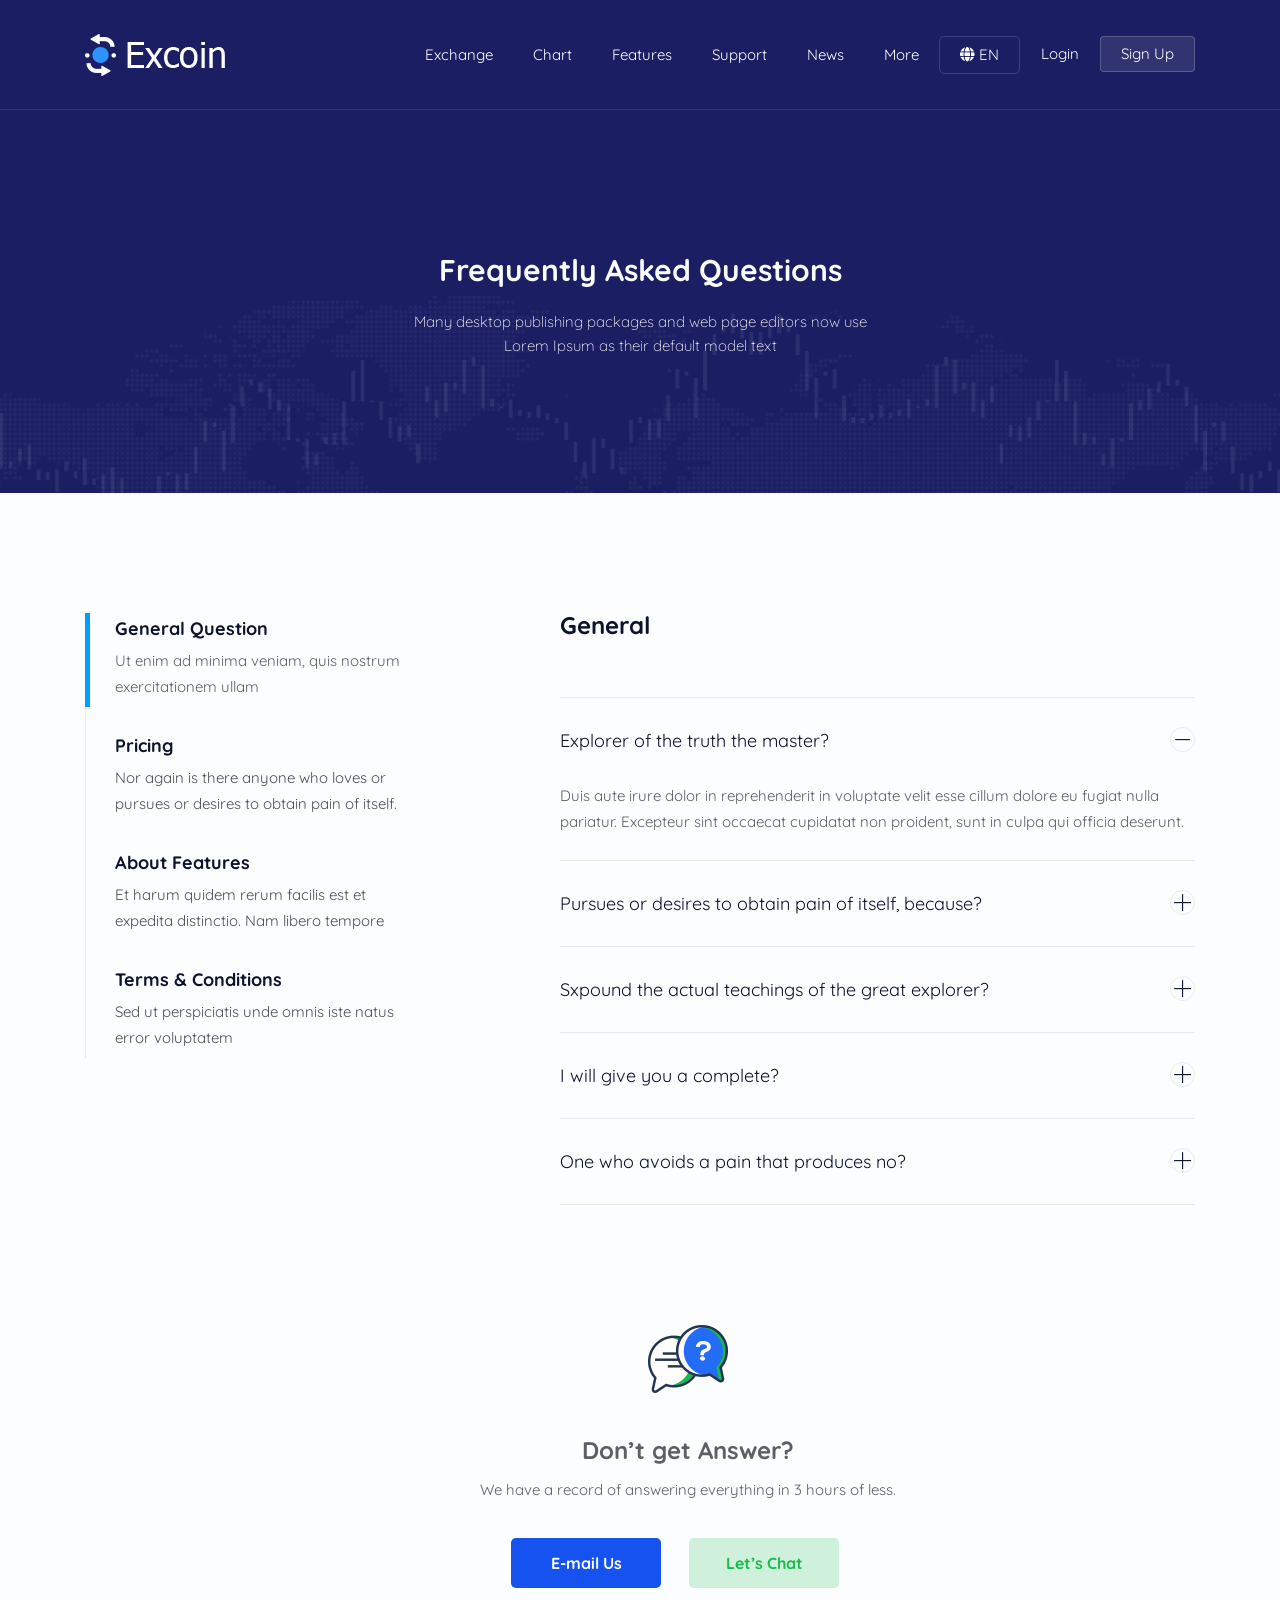
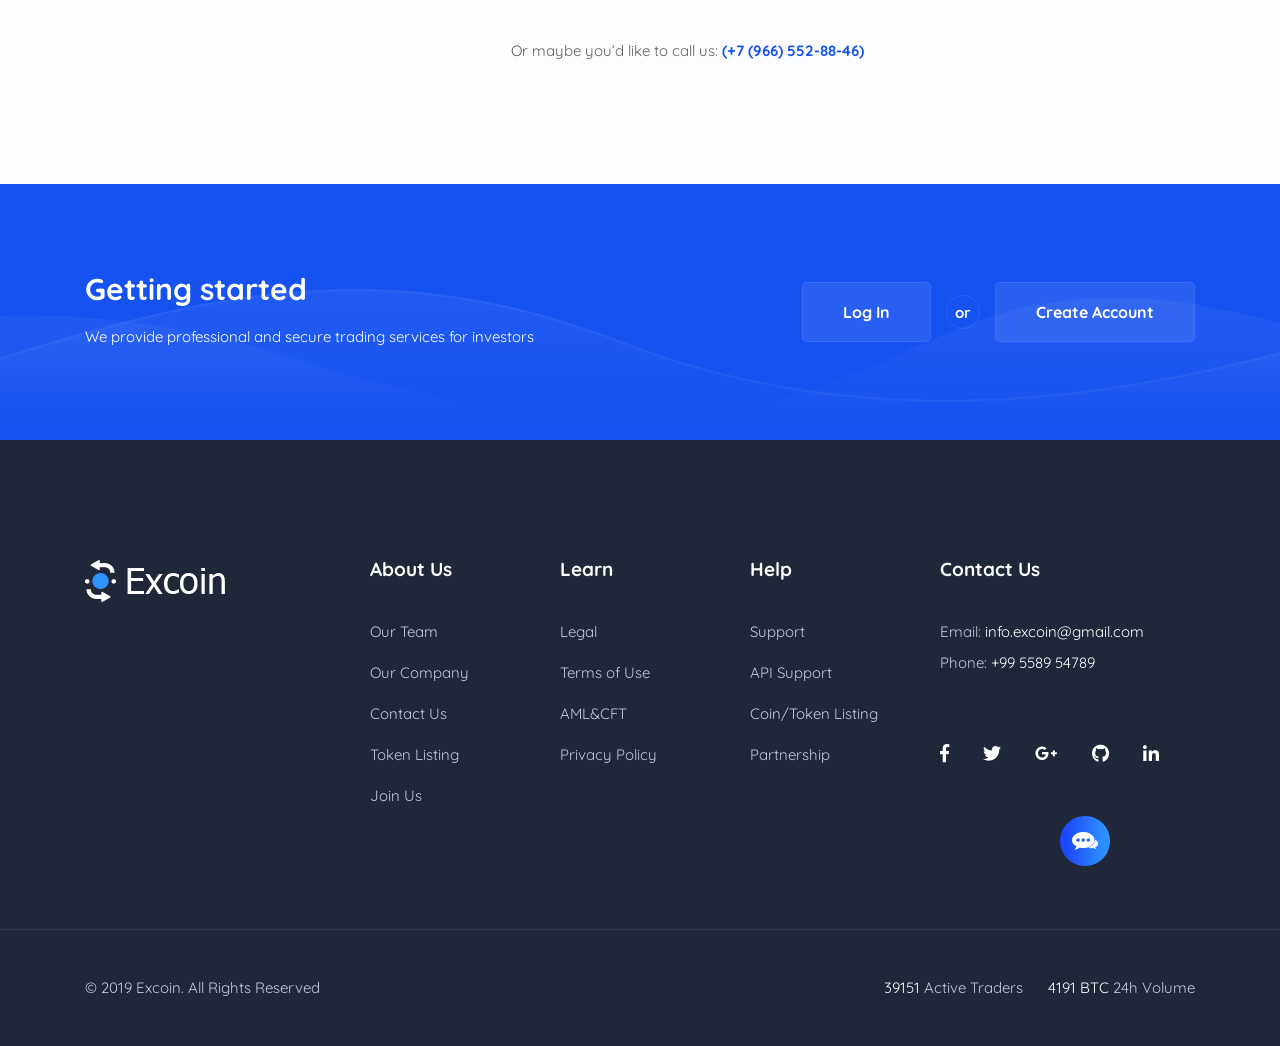
<file: faq.html>
<!DOCTYPE html>
<html lang="zxx">
<head>
  <meta charset="UTF-8">
  <meta name="viewport" content="width=device-width, initial-scale=1">
  <link href="https://fonts.googleapis.com/css?family=Quicksand" rel="stylesheet">
  <link rel="stylesheet" href="./assets/css/bootstrap.min.css">
  <link rel="stylesheet" href="./assets/css/fontawesome-all.min.css">
  <link rel="stylesheet" href="./assets/css/themify-icons.css">
  <link rel="stylesheet" href="./assets/css/slick.css">
  <link rel="stylesheet" href="./css/style.css">
  <link rel="stylesheet" href="./css/responsive.css">
  <title>Excoin cryptowatch</title>
</head>
<body>
    <div class="subheader">
        <nav class="navbar main-nav navbar-expand-lg">
            <div class="container">
                <a class="navbar-brand" href="index.html">
                    <img class="navbar-logo" src="images/logo.png" alt="..."/>
                </a>
                <button class="navbar-toggler collapsed" type="button" data-toggle="collapse" data-target="#navbarSupportedContent" aria-controls="navbarSupportedContent" aria-expanded="false" aria-label="Toggle navigation">
                    <span class="navbar-toggler-icon"></span>
                </button>
                <div class="collapse navbar-collapse" id="navbarSupportedContent">
                    <ul class="navbar-nav ml-auto">
                        <li class="nav-item dropdown">
                            <a class="nav-link" href="exchange-one.html">Exchange </a>
                            <ul class="dropdown-menu">
                                <li class="nav-item"><a class="nav-link" href="exchange-one.html">Exchange Default</a></li>
                                <li class="nav-item"><a class="nav-link" href="exchange-two.html">Exchange Full</a></li>
                                <li class="nav-item"><a class="nav-link" href="exchange-three.html">Exchange Dark</a></li>
                            </ul>
                        </li>
                        <li class="nav-item"><a class="nav-link" href="chart.html">Chart</a></li>
                        <li class="nav-item"><a class="nav-link" href="features.html">Features</a></li>
                        <li class="nav-item dropdown">
                            <a class="nav-link" href="#">Support</a>
                            <ul class="dropdown-menu">
                                <li class="nav-item"><a class="nav-link" href="support.html">Support Default</a></li>
                                <li class="nav-item"><a class="nav-link" href="support-details.html">Support Details</a></li>
                            </ul>
                        </li>
                        <li class="nav-item dropdown">
                            <a class="nav-link" href="#">News</a>
                            <ul class="dropdown-menu">
                                <li class="nav-item"><a class="nav-link" href="latest-news.html">Latest News</a></li>
                                <li class="nav-item"><a class="nav-link" href="news-details.html">News Details</a></li>
                            </ul>
                        </li>
                        <li class="nav-item dropdown">
                            <a class="nav-link" href="#">More</a>
                            <ul class="dropdown-menu">
                                <li class="nav-item"><a class="nav-link" href="faq.html">Faq</a></li>
                                <li class="nav-item"><a class="nav-link" href="how-work.html">How Work</a></li>
                                <li class="nav-item"><a class="nav-link" href="contact.html">Contact Us</a></li>
                            </ul>
                        </li>
                        <li class="nav-item dropdown language-option">
                            <a class="nav-link" href="#">
                                <i class="fas fa-globe"></i> EN
                            </a>
                            <ul class="dropdown-menu">
                                <li class="nav-item">
                                    <a class="nav-link" href="#">
                                            <i class="fab fa-buysellads"></i> US
                                    </a>
                                </li>
                                <li class="nav-item">
                                    <a class="nav-link" href="#">
                                        <i class="fas fa-lira-sign"></i> UK
                                    </a>
                                </li>
                            </ul>
                        </li>
                        <li class="nav-item button">
                            <a class="btn nav-link" href="login.html">Login</a>
                        </li>
                        <li class="nav-item button active">
                            <a class="btn nav-link" href="signup.html">Sign Up</a>
                        </li>
                    </ul>
                </div>
            </div>
            <!-- Modal -->
        </nav><!-- main-nav-block -->
        <div class="container">
            <div class="row">
                <div class="col">
                    <div class="subheader-wrapper">
                        <h3>Frequently Asked Questions</h3>
                        <p>
                            Many desktop publishing packages and web page editors now use <br>
                            Lorem Ipsum as their default model text
                        </p>
                    </div>
                </div>
            </div>
        </div>
    </div><!-- sub-header -->
    <div class="faq-section">
        <div class="container">
            <div class="row">
                <div class="col-lg-4 col-md-5 col-12">
                    <div class="list-group" id="list-tab" role="tablist">
                        <a class="list-group-item list-group-item-action active" id="list-home-list" data-toggle="list" href="#list-home" role="tab">
                            <h5>General Question</h5>
                            <p>Ut enim ad minima veniam, quis nostrum exercitationem ullam</p>
                        </a>
                        <a class="list-group-item list-group-item-action" id="list-profile-list" data-toggle="list" href="#list-profile" role="tab">
                            <h5>Pricing</h5>
                            <p>Nor again is there anyone who loves or pursues or desires to obtain pain of itself.</p>
                        </a>
                        <a class="list-group-item list-group-item-action" id="list-messages-list" data-toggle="list" href="#list-messages" role="tab">
                            <h5>About Features</h5>
                            <p>Et harum quidem rerum facilis est et expedita distinctio. Nam libero tempore</p>
                        </a>
                        <a class="list-group-item list-group-item-action" id="list-settings-list" data-toggle="list" href="#list-settings" role="tab">
                            <h5>Terms &amp; Conditions</h5>
                            <p>Sed ut perspiciatis unde omnis iste natus error voluptatem</p>
                        </a>
                    </div>
                </div>
                <div class="offset-lg-1 col-lg-7 col-md-7">
                    <div class="tab-content style-2" id="nav-tabContent">
                        <div class="tab-pane fade show active" id="list-home" role="tabpanel" aria-labelledby="list-home-list">
                            <h4>General</h4>
                            <div class="accordion style-2" id="accordion1Faq">
                                <div class="accordion-item">
                                    <div class="accordion-header" id="heading1One">
                                    <h5 class="mb-0">
                                        <button type="button" data-toggle="collapse" data-target="#collapse1One" aria-expanded="true" aria-controls="collapse1One">
                                        Explorer of the truth the master?
                                        </button>
                                    </h5>
                                    </div>
    
                                    <div id="collapse1One" class="collapse show" aria-labelledby="heading1One" data-parent="#accordion1Faq">
                                    <div class="accordion-body">
                                        Duis aute irure dolor in reprehenderit in voluptate velit esse cillum dolore eu fugiat nulla pariatur. Excepteur sint occaecat cupidatat non proident, sunt in culpa qui officia deserunt.
                                    </div>
                                    </div>
                                </div>
                                <div class="accordion-item">
                                    <div class="accordion-header" id="heading1Two">
                                    <h5 class="mb-0">
                                        <button class="collapsed" type="button" data-toggle="collapse" data-target="#collapse1Two" aria-expanded="false" aria-controls="collapse1Two">
                                        Pursues or desires to obtain pain of itself, because?
                                        </button>
                                    </h5>
                                    </div>
                                    <div id="collapse1Two" class="collapse" aria-labelledby="heading1Two" data-parent="#accordion1Faq">
                                    <div class="accordion-body">
                                        Duis aute irure dolor in reprehenderit in voluptate velit esse cillum dolore eu fugiat nulla pariatur. Excepteur sint occaecat cupidatat non proident, sunt in culpa qui officia deserunt.
                                    </div>
                                    </div>
                                </div>
                                <div class="accordion-item">
                                    <div class="accordion-header" id="heading1Three">
                                    <h5 class="mb-0">
                                        <button class="collapsed" type="button" data-toggle="collapse" data-target="#collapse1Three" aria-expanded="false" aria-controls="collapse1Three">
                                        Sxpound the actual teachings of the great explorer?
                                        </button>
                                    </h5>
                                    </div>
                                    <div id="collapse1Three" class="collapse" aria-labelledby="heading1Three" data-parent="#accordion1Faq">
                                    <div class="accordion-body">
                                        Duis aute irure dolor in reprehenderit in voluptate velit esse cillum dolore eu fugiat nulla pariatur. Excepteur sint occaecat cupidatat non proident, sunt in culpa qui officia deserunt.
                                    </div>
                                    </div>
                                </div>
                                <div class="accordion-item">
                                    <div class="accordion-header" id="heading1Four">
                                    <h5 class="mb-0">
                                        <button class="collapsed" type="button" data-toggle="collapse" data-target="#collapse1Four" aria-expanded="false" aria-controls="collapse1Four">
                                        I will give you a complete?
                                        </button>
                                    </h5>
                                    </div>
                                    <div id="collapse1Four" class="collapse" aria-labelledby="heading1Four" data-parent="#accordion1Faq">
                                    <div class="accordion-body">
                                        Duis aute irure dolor in reprehenderit in voluptate velit esse cillum dolore eu fugiat nulla pariatur. Excepteur sint occaecat cupidatat non proident, sunt in culpa qui officia deserunt.
                                    </div>
                                    </div>
                                </div>
                                <div class="accordion-item">
                                    <div class="accordion-header" id="heading1Five">
                                    <h5 class="mb-0">
                                        <button class="collapsed" type="button" data-toggle="collapse" data-target="#collapse1Five" aria-expanded="false" aria-controls="collapse1Five">
                                        One who avoids a pain that produces no?
                                        </button>
                                    </h5>
                                    </div>
                                    <div id="collapse1Five" class="collapse" aria-labelledby="heading1Five" data-parent="#accordion1Faq">
                                    <div class="accordion-body">
                                        Duis aute irure dolor in reprehenderit in voluptate velit esse cillum dolore eu fugiat nulla pariatur. Excepteur sint occaecat cupidatat non proident, sunt in culpa qui officia deserunt.
                                    </div>
                                    </div>
                                </div>
                            </div>
                        </div>
                        <div class="tab-pane fade" id="list-profile" role="tabpanel" aria-labelledby="list-profile-list">
                            <h4>Pricing</h4>
                            <div class="accordion style-2" id="accordion2Faq">
                                <div class="accordion-item">
                                    <div class="accordion-header" id="heading2One">
                                    <h5 class="mb-0">
                                        <button type="button" data-toggle="collapse" data-target="#collapse2One" aria-expanded="true" aria-controls="collapse2One">
                                        Explorer of the truth the master?
                                        </button>
                                    </h5>
                                    </div>
    
                                    <div id="collapse2One" class="collapse show" aria-labelledby="heading2One" data-parent="#accordion2Faq">
                                    <div class="accordion-body">
                                        Duis aute irure dolor in reprehenderit in voluptate velit esse cillum dolore eu fugiat nulla pariatur. Excepteur sint occaecat cupidatat non proident, sunt in culpa qui officia deserunt.
                                    </div>
                                    </div>
                                </div>
                                <div class="accordion-item">
                                    <div class="accordion-header" id="heading2Two">
                                    <h5 class="mb-0">
                                        <button class="collapsed" type="button" data-toggle="collapse" data-target="#collapse2Two" aria-expanded="false" aria-controls="collapse2Two">
                                        Pursues or desires to obtain pain of itself, because?
                                        </button>
                                    </h5>
                                    </div>
                                    <div id="collapse2Two" class="collapse" aria-labelledby="heading2Two" data-parent="#accordion2Faq">
                                    <div class="accordion-body">
                                        Duis aute irure dolor in reprehenderit in voluptate velit esse cillum dolore eu fugiat nulla pariatur. Excepteur sint occaecat cupidatat non proident, sunt in culpa qui officia deserunt.
                                    </div>
                                    </div>
                                </div>
                                <div class="accordion-item">
                                    <div class="accordion-header" id="heading2Three">
                                    <h5 class="mb-0">
                                        <button class="collapsed" type="button" data-toggle="collapse" data-target="#collapse2Three" aria-expanded="false" aria-controls="collapse2Three">
                                        Sxpound the actual teachings of the great explorer?
                                        </button>
                                    </h5>
                                    </div>
                                    <div id="collapse2Three" class="collapse" aria-labelledby="heading2Three" data-parent="#accordion2Faq">
                                    <div class="accordion-body">
                                        Duis aute irure dolor in reprehenderit in voluptate velit esse cillum dolore eu fugiat nulla pariatur. Excepteur sint occaecat cupidatat non proident, sunt in culpa qui officia deserunt.
                                    </div>
                                    </div>
                                </div>
                                <div class="accordion-item">
                                    <div class="accordion-header" id="heading2Four">
                                    <h5 class="mb-0">
                                        <button class="collapsed" type="button" data-toggle="collapse" data-target="#collapse2Four" aria-expanded="false" aria-controls="collapse2Four">
                                        I will give you a complete?
                                        </button>
                                    </h5>
                                    </div>
                                    <div id="collapse2Four" class="collapse" aria-labelledby="heading2Four" data-parent="#accordion2Faq">
                                    <div class="accordion-body">
                                        Duis aute irure dolor in reprehenderit in voluptate velit esse cillum dolore eu fugiat nulla pariatur. Excepteur sint occaecat cupidatat non proident, sunt in culpa qui officia deserunt.
                                    </div>
                                    </div>
                                </div>
                                <div class="accordion-item">
                                    <div class="accordion-header" id="heading2Five">
                                    <h5 class="mb-0">
                                        <button class="collapsed" type="button" data-toggle="collapse" data-target="#collapse2Five" aria-expanded="false" aria-controls="collapse2Five">
                                        One who avoids a pain that produces no?
                                        </button>
                                    </h5>
                                    </div>
                                    <div id="collapse2Five" class="collapse" aria-labelledby="heading2Five" data-parent="#accordion2Faq">
                                    <div class="accordion-body">
                                        Duis aute irure dolor in reprehenderit in voluptate velit esse cillum dolore eu fugiat nulla pariatur. Excepteur sint occaecat cupidatat non proident, sunt in culpa qui officia deserunt.
                                    </div>
                                    </div>
                                </div>
                            </div>
                        </div>
                        <div class="tab-pane fade" id="list-messages" role="tabpanel" aria-labelledby="list-messages-list">
                            <h4>About Features</h4>
                            <div class="accordion style-2" id="accordion3Faq">
                                <div class="accordion-item">
                                    <div class="accordion-header" id="heading3One">
                                    <h5 class="mb-0">
                                        <button type="button" data-toggle="collapse" data-target="#collapse3One" aria-expanded="true" aria-controls="collapse3One">
                                        Explorer of the truth the master?
                                        </button>
                                    </h5>
                                    </div>
    
                                    <div id="collapse3One" class="collapse show" aria-labelledby="heading3One" data-parent="#accordion3Faq">
                                    <div class="accordion-body">
                                        Duis aute irure dolor in reprehenderit in voluptate velit esse cillum dolore eu fugiat nulla pariatur. Excepteur sint occaecat cupidatat non proident, sunt in culpa qui officia deserunt.
                                    </div>
                                    </div>
                                </div>
                                <div class="accordion-item">
                                    <div class="accordion-header" id="heading3Two">
                                    <h5 class="mb-0">
                                        <button class="collapsed" type="button" data-toggle="collapse" data-target="#collapse3Two" aria-expanded="false" aria-controls="collapse3Two">
                                        Pursues or desires to obtain pain of itself, because?
                                        </button>
                                    </h5>
                                    </div>
                                    <div id="collapse3Two" class="collapse" aria-labelledby="heading3Two" data-parent="#accordion3Faq">
                                    <div class="accordion-body">
                                        Duis aute irure dolor in reprehenderit in voluptate velit esse cillum dolore eu fugiat nulla pariatur. Excepteur sint occaecat cupidatat non proident, sunt in culpa qui officia deserunt.
                                    </div>
                                    </div>
                                </div>
                                <div class="accordion-item">
                                    <div class="accordion-header" id="heading3Three">
                                    <h5 class="mb-0">
                                        <button class="collapsed" type="button" data-toggle="collapse" data-target="#collapse3Three" aria-expanded="false" aria-controls="collapse3Three">
                                        Sxpound the actual teachings of the great explorer?
                                        </button>
                                    </h5>
                                    </div>
                                    <div id="collapse3Three" class="collapse" aria-labelledby="heading3Three" data-parent="#accordion3Faq">
                                    <div class="accordion-body">
                                        Duis aute irure dolor in reprehenderit in voluptate velit esse cillum dolore eu fugiat nulla pariatur. Excepteur sint occaecat cupidatat non proident, sunt in culpa qui officia deserunt.
                                    </div>
                                    </div>
                                </div>
                                <div class="accordion-item">
                                    <div class="accordion-header" id="heading3Four">
                                    <h5 class="mb-0">
                                        <button class="collapsed" type="button" data-toggle="collapse" data-target="#collapse3Four" aria-expanded="false" aria-controls="collapse3Four">
                                        I will give you a complete?
                                        </button>
                                    </h5>
                                    </div>
                                    <div id="collapse3Four" class="collapse" aria-labelledby="heading3Four" data-parent="#accordion3Faq">
                                    <div class="accordion-body">
                                        Duis aute irure dolor in reprehenderit in voluptate velit esse cillum dolore eu fugiat nulla pariatur. Excepteur sint occaecat cupidatat non proident, sunt in culpa qui officia deserunt.
                                    </div>
                                    </div>
                                </div>
                                <div class="accordion-item">
                                    <div class="accordion-header" id="heading3Five">
                                    <h5 class="mb-0">
                                        <button class="collapsed" type="button" data-toggle="collapse" data-target="#collapse3Five" aria-expanded="false" aria-controls="collapse3Five">
                                        One who avoids a pain that produces no?
                                        </button>
                                    </h5>
                                    </div>
                                    <div id="collapse3Five" class="collapse" aria-labelledby="heading3Five" data-parent="#accordion3Faq">
                                    <div class="accordion-body">
                                        Duis aute irure dolor in reprehenderit in voluptate velit esse cillum dolore eu fugiat nulla pariatur. Excepteur sint occaecat cupidatat non proident, sunt in culpa qui officia deserunt.
                                    </div>
                                    </div>
                                </div>
                            </div>
                        </div>
                        <div class="tab-pane fade" id="list-settings" role="tabpanel" aria-labelledby="list-settings-list">
                            <h4>Terms &amp; Conditions</h4>
                            <div class="accordion style-2" id="accordion4Faq">
                                <div class="accordion-item">
                                    <div class="accordion-header" id="heading4One">
                                    <h5 class="mb-0">
                                        <button type="button" data-toggle="collapse" data-target="#collapse4One" aria-expanded="true" aria-controls="collapse4One">
                                        Explorer of the truth the master?
                                        </button>
                                    </h5>
                                    </div>
    
                                    <div id="collapse4One" class="collapse show" aria-labelledby="heading4One" data-parent="#accordion4Faq">
                                    <div class="accordion-body">
                                        Duis aute irure dolor in reprehenderit in voluptate velit esse cillum dolore eu fugiat nulla pariatur. Excepteur sint occaecat cupidatat non proident, sunt in culpa qui officia deserunt.
                                    </div>
                                    </div>
                                </div>
                                <div class="accordion-item">
                                    <div class="accordion-header" id="heading4Two">
                                    <h5 class="mb-0">
                                        <button class="collapsed" type="button" data-toggle="collapse" data-target="#collapse4Two" aria-expanded="false" aria-controls="collapse4Two">
                                        Pursues or desires to obtain pain of itself, because?
                                        </button>
                                    </h5>
                                    </div>
                                    <div id="collapse4Two" class="collapse" aria-labelledby="heading4Two" data-parent="#accordion4Faq">
                                    <div class="accordion-body">
                                        Duis aute irure dolor in reprehenderit in voluptate velit esse cillum dolore eu fugiat nulla pariatur. Excepteur sint occaecat cupidatat non proident, sunt in culpa qui officia deserunt.
                                    </div>
                                    </div>
                                </div>
                                <div class="accordion-item">
                                    <div class="accordion-header" id="heading4Three">
                                    <h5 class="mb-0">
                                        <button class="collapsed" type="button" data-toggle="collapse" data-target="#collapse4Three" aria-expanded="false" aria-controls="collapse4Three">
                                        Sxpound the actual teachings of the great explorer?
                                        </button>
                                    </h5>
                                    </div>
                                    <div id="collapse4Three" class="collapse" aria-labelledby="heading4Three" data-parent="#accordion4Faq">
                                    <div class="accordion-body">
                                        Duis aute irure dolor in reprehenderit in voluptate velit esse cillum dolore eu fugiat nulla pariatur. Excepteur sint occaecat cupidatat non proident, sunt in culpa qui officia deserunt.
                                    </div>
                                    </div>
                                </div>
                                <div class="accordion-item">
                                    <div class="accordion-header" id="heading4Four">
                                    <h5 class="mb-0">
                                        <button class="collapsed" type="button" data-toggle="collapse" data-target="#collapse4Four" aria-expanded="false" aria-controls="collapse4Four">
                                        I will give you a complete?
                                        </button>
                                    </h5>
                                    </div>
                                    <div id="collapse4Four" class="collapse" aria-labelledby="heading4Four" data-parent="#accordion4Faq">
                                    <div class="accordion-body">
                                        Duis aute irure dolor in reprehenderit in voluptate velit esse cillum dolore eu fugiat nulla pariatur. Excepteur sint occaecat cupidatat non proident, sunt in culpa qui officia deserunt.
                                    </div>
                                    </div>
                                </div>
                                <div class="accordion-item">
                                    <div class="accordion-header" id="heading4Five">
                                    <h5 class="mb-0">
                                        <button class="collapsed" type="button" data-toggle="collapse" data-target="#collapse4Five" aria-expanded="false" aria-controls="collapse4Five">
                                        One who avoids a pain that produces no?
                                        </button>
                                    </h5>
                                    </div>
                                    <div id="collapse4Five" class="collapse" aria-labelledby="heading4Five" data-parent="#accordion4Faq">
                                    <div class="accordion-body">
                                        Duis aute irure dolor in reprehenderit in voluptate velit esse cillum dolore eu fugiat nulla pariatur. Excepteur sint occaecat cupidatat non proident, sunt in culpa qui officia deserunt.
                                    </div>
                                    </div>
                                </div>
                            </div>
                        </div>
                    </div>
                </div>
                <div class="offset-lg-4 col-lg-5 offset-md-2 col-md-8">
                    <div class="qs-answer-section">
                        <img src="./images/others/30.png" alt="img" class="img-responsive">
                        <h4>Don’t get Answer?</h4>
                        <span>We have a record of answering everything in 3 hours of less.</span>
                        <div class="btn-group">
                            <button class="btn btn-default active">E-mail Us</button>
                            <button class="btn btn-default">Let’s Chat</button>
                        </div>
                        <p>Or maybe you’d like to call us:  <span>(+7 (966) 552-88-46)</span></p>
                    </div><!-- qs-answer-section -->
                </div>
            </div>
        </div>
    </div>
    <div class="colto-section">
        <div class="container">
            <div class="colto-content-wrap">
                <div class="colto-content">
                    <h3>Getting started</h3>
                    <p>We provide professional and secure trading services for investors</p>
                </div>
                <div class="colto-btn-group">
                    <button class="btn callto-btn">Log In</button>
                    <span>or</span>
                    <button class="btn callto-btn">Create Account</button>
                </div>
            </div>
        </div>
    </div><!-- colto-section -->
    <!-- Call to Action End -->
    <footer class="footer">
        <div class="footer-upper-section">
            <div class="container">
                <div class="row">
                    <div class="col-lg-3 col-md-4">
                        <div class="footer-logo">
                            <a href="#">
                                <img src="./images/logo.png" alt="img" class="img-responsive"/>
                            </a>
                        </div>
                    </div>
                    <div class="col-lg-2 col-md-4">
                        <div class="footer-info-list">
                            <h4>About Us</h4>
                            <ul>
                                <li><a href="#">Our Team</a></li>
                                <li><a href="#">Our Company</a></li>
                                <li><a href="#">Contact Us</a></li>
                                <li><a href="#">Token Listing</a></li>
                                <li><a href="#">Join Us</a></li>
                            </ul>
                        </div>
                    </div>
                    <div class="col-lg-2 col-md-4">
                        <div class="footer-info-list">
                            <h4>Learn</h4>
                            <ul>
                                <li><a href="#">Legal</a></li>
                                <li><a href="#">Terms of Use</a></li>
                                <li><a href="#">AML&CFT</a></li>
                                <li><a href="#">Privacy Policy</a></li>
                            </ul>
                        </div>
                    </div>
                    <div class="col-lg-2 col-md-4">
                        <div class="footer-info-list">
                            <h4>Help</h4>
                            <ul>
                                <li><a href="#">Support</a></li>
                                <li><a href="#">API Support</a></li>
                                <li><a href="#">Coin/Token Listing</a></li>
                                <li><a href="#">Partnership</a></li>
                            </ul>
                        </div>
                    </div>
                    <div class="col-lg-3 col-md-4">
                        <div class="footer-info-list">
                            <h4>Contact Us</h4>
                            <ul class="contact-info">
                                <li>Email:  <span>info.excoin@gmail.com</span></li>
                                <li>Phone:   <span>+99 5589 54789</span></li>
                            </ul>
                            <ul class="social-style-two">
                                <li>
                                    <a href="#">
                                        <i class="fab fa-facebook-f"></i>
                                    </a>
                                </li>
                                <li>
                                    <a href="#">
                                        <i class="fab fa-twitter"></i>
                                    </a>
                                </li>
                                <li>
                                    <a href="#">
                                        <i class="fab fa-google-plus-g"></i>
                                    </a>
                                </li>
                                <li>
                                    <a href="#">
                                        <i class="fab fa-github"></i>
                                    </a>
                                </li>
                                <li>
                                    <a href="#">
                                        <i class="fab fa-linkedin-in"></i>
                                    </a>
                                </li>
                            </ul>
                        </div>
                    </div>
                </div>
            </div>
            <div class="footer-icon-wrap">
                <a href="#">
                    <img src="./images/others/31.png" alt="img" class="img-responsive">
                </a>
            </div>
        </div>
        <div class="footer-bottom">
            <div class="container">
                <div class="footer-bottom-wrap">
                    <div class="trade-volume-block">
                        <ul>
                            <li>
                                <span>39151</span> Active Traders
                            </li>
                            <li>
                                <span>4191 BTC</span> 24h Volume
                            </li>
                        </ul>
                    </div>
                    <div class="copyright-text">
                        © 2019 <a href="#">Excoin</a>. All Rights Reserved
                    </div>
                </div>
            </div>
        </div>
    </footer>
    <script src="./assets/js/jquery-1.12.4.min.js"></script>
    <script src="./assets/js/popper.min.js"></script>
    <script src="./assets/js/bootstrap.min.js"></script>
    <script src="./assets/js/slick.min.js"></script>
    <script src="./assets/js/jquery.peity.min.js"></script>
    <script src="./assets/js/jquery.slimscroll.min.js"></script>
    <script src="./js/custom.js"></script>
</body>
</html>
</file>
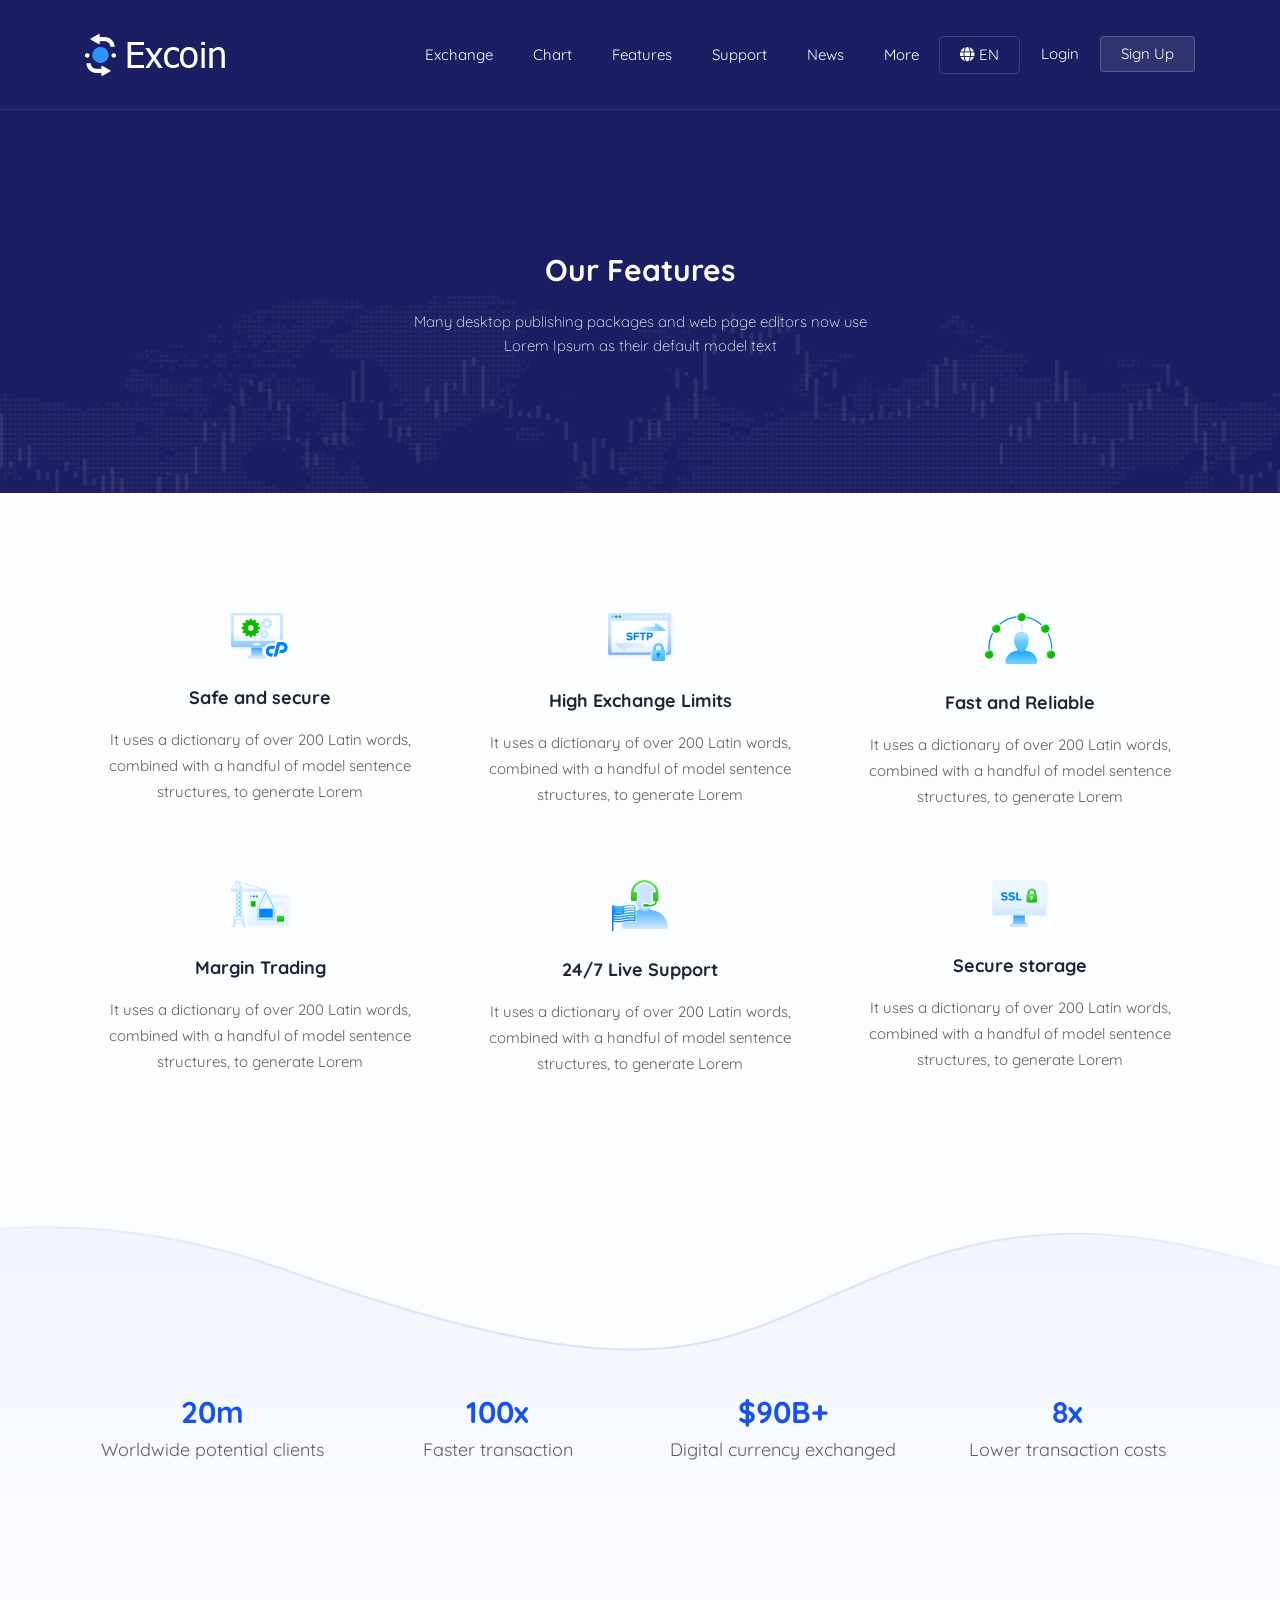
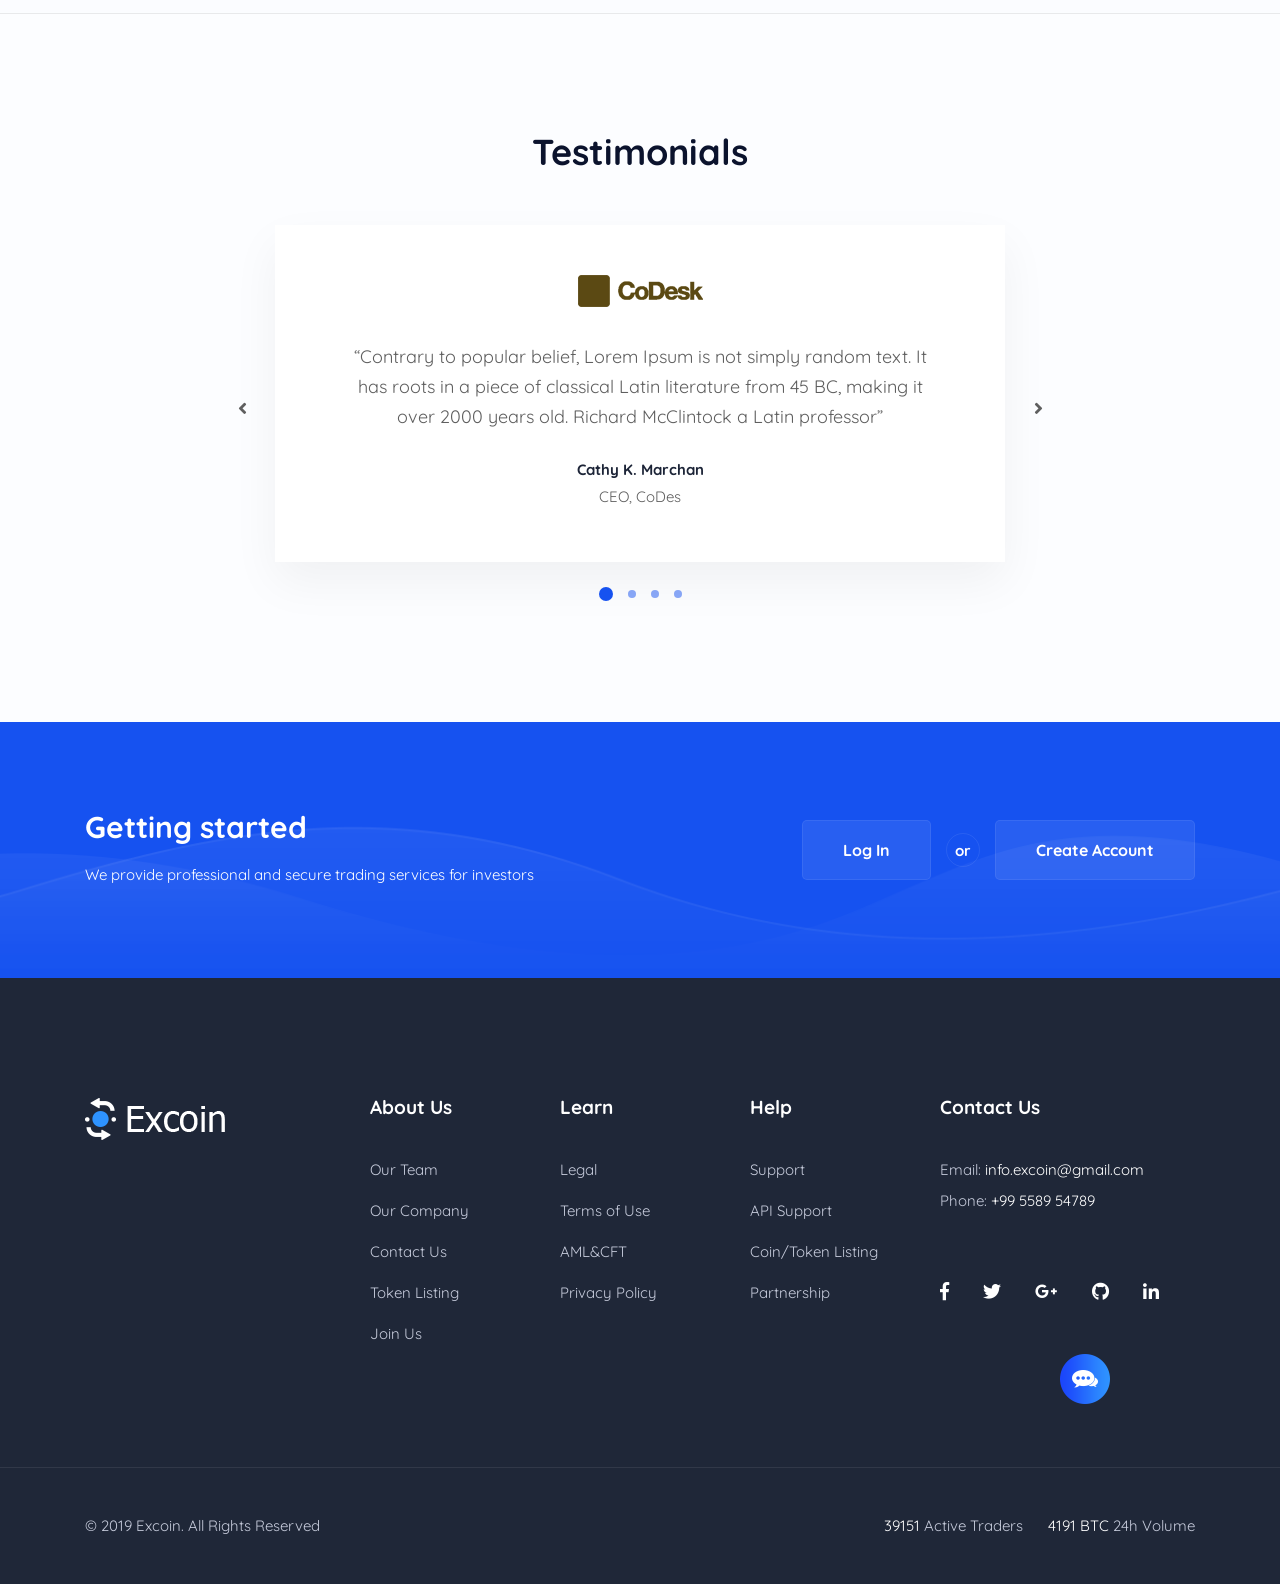
<file: features.html>
<!DOCTYPE html>
<html lang="en">
<head>
  <meta charset="UTF-8">
  <meta name="viewport" content="width=device-width, initial-scale=1">
  <link href="https://fonts.googleapis.com/css?family=Quicksand" rel="stylesheet">
  <link rel="stylesheet" href="./assets/css/bootstrap.min.css">
  <link rel="stylesheet" href="./assets/css/fontawesome-all.min.css">
  <link rel="stylesheet" href="./assets/css/themify-icons.css">
  <link rel="stylesheet" href="./assets/css/slick.css">
  <link rel="stylesheet" href="./css/style.css">
  <link rel="stylesheet" href="./css/responsive.css">
  <title>Excoin cryptowatch</title>
</head>
<body>
    <div class="subheader">
        <nav class="navbar main-nav navbar-expand-lg">
            <div class="container">
                <a class="navbar-brand" href="index.html">
                    <img class="navbar-logo" src="images/logo.png" alt="..."/>
                </a>
                <button class="navbar-toggler collapsed" type="button" data-toggle="collapse" data-target="#navbarSupportedContent" aria-controls="navbarSupportedContent" aria-expanded="false" aria-label="Toggle navigation">
                    <span class="navbar-toggler-icon"></span>
                </button>
                <div class="collapse navbar-collapse" id="navbarSupportedContent">
                    <ul class="navbar-nav ml-auto">
                        <li class="nav-item dropdown">
                            <a class="nav-link" href="exchange-one.html">Exchange </a>
                            <ul class="dropdown-menu">
                                <li class="nav-item"><a class="nav-link" href="exchange-one.html">Exchange Default</a></li>
                                <li class="nav-item"><a class="nav-link" href="exchange-two.html">Exchange Full</a></li>
                                <li class="nav-item"><a class="nav-link" href="exchange-three.html">Exchange Dark</a></li>
                            </ul>
                        </li>
                        <li class="nav-item"><a class="nav-link" href="chart.html">Chart</a></li>
                        <li class="nav-item"><a class="nav-link" href="features.html">Features</a></li>
                        <li class="nav-item dropdown">
                            <a class="nav-link" href="#">Support</a>
                            <ul class="dropdown-menu">
                                <li class="nav-item"><a class="nav-link" href="support.html">Support Default</a></li>
                                <li class="nav-item"><a class="nav-link" href="support-details.html">Support Details</a></li>
                            </ul>
                        </li>
                        <li class="nav-item dropdown">
                            <a class="nav-link" href="#">News</a>
                            <ul class="dropdown-menu">
                                <li class="nav-item"><a class="nav-link" href="latest-news.html">Latest News</a></li>
                                <li class="nav-item"><a class="nav-link" href="news-details.html">News Details</a></li>
                            </ul>
                        </li>
                        <li class="nav-item dropdown">
                            <a class="nav-link" href="#">More</a>
                            <ul class="dropdown-menu">
                                <li class="nav-item"><a class="nav-link" href="faq.html">Faq</a></li>
                                <li class="nav-item"><a class="nav-link" href="how-work.html">How Work</a></li>
                                <li class="nav-item"><a class="nav-link" href="contact.html">Contact Us</a></li>
                            </ul>
                        </li>
                        <li class="nav-item dropdown language-option">
                            <a class="nav-link" href="#">
                                <i class="fas fa-globe"></i> EN
                            </a>
                            <ul class="dropdown-menu">
                                <li class="nav-item">
                                    <a class="nav-link" href="#">
                                            <i class="fab fa-buysellads"></i> US
                                    </a>
                                </li>
                                <li class="nav-item">
                                    <a class="nav-link" href="#">
                                        <i class="fas fa-lira-sign"></i> UK
                                    </a>
                                </li>
                            </ul>
                        </li>
                        <li class="nav-item button">
                            <a class="btn nav-link" href="login.html">Login</a>
                        </li>
                        <li class="nav-item button active">
                            <a class="btn nav-link" href="signup.html">Sign Up</a>
                        </li>
                    </ul>
                </div>
            </div>
            <!-- Modal -->
        </nav><!-- main-nav-block -->
        <div class="container">
            <div class="row">
                <div class="col">
                    <div class="subheader-wrapper">
                        <h3>Our Features</h3>
                        <p>
                            Many desktop publishing packages and web page editors now use <br>
                            Lorem Ipsum as their default model text
                        </p>
                    </div>
                </div>
            </div>
        </div>
    </div><!-- sub-header -->
    <div class="features-section">
        <div class="container">
            <div class="row">
                <div class="col-md-4 col-sm-6">
                    <div class="features-block">
                        <img src="./images/others/9.png" alt="img" class="img-responsive">
                        <h4>Safe and secure</h4>
                        <p>
                            It uses a dictionary of over 200 Latin words, 
                            combined with a handful of model sentence structures, 
                            to generate Lorem
                        </p>
                    </div><!-- features-block -->
                </div>
                <div class="col-md-4 col-sm-6">
                    <div class="features-block">
                        <img src="./images/others/10.png" alt="img" class="img-responsive">
                        <h4>High Exchange Limits</h4>
                        <p>
                            It uses a dictionary of over 200 Latin words, 
                            combined with a handful of model sentence structures, 
                            to generate Lorem
                        </p>
                    </div><!-- features-block -->
                </div>
                <div class="col-md-4 col-sm-6">
                    <div class="features-block">
                        <img src="./images/others/11.png" alt="img" class="img-responsive">
                        <h4>Fast and Reliable</h4>
                        <p>
                            It uses a dictionary of over 200 Latin words, 
                            combined with a handful of model sentence structures, 
                            to generate Lorem
                        </p>
                    </div><!-- features-block -->
                </div>
                <div class="col-md-4 col-sm-6">
                    <div class="features-block">
                        <img src="./images/others/12.png" alt="img" class="img-responsive">
                        <h4>Margin Trading</h4>
                        <p>
                            It uses a dictionary of over 200 Latin words, 
                            combined with a handful of model sentence structures, 
                            to generate Lorem
                        </p>
                    </div><!-- features-block -->
                </div>
                <div class="col-md-4 col-sm-6">
                    <div class="features-block">
                        <img src="./images/others/13.png" alt="img" class="img-responsive">
                        <h4>24/7 Live Support</h4>
                        <p>
                            It uses a dictionary of over 200 Latin words, 
                            combined with a handful of model sentence structures, 
                            to generate Lorem
                        </p>
                    </div><!-- features-block -->
                </div>
                <div class="col-md-4 col-sm-6">
                    <div class="features-block">
                        <img src="./images/others/14.png" alt="img" class="img-responsive">
                        <h4>Secure storage</h4>
                        <p>
                            It uses a dictionary of over 200 Latin words, 
                            combined with a handful of model sentence structures, 
                            to generate Lorem
                        </p>
                    </div><!-- features-block -->
                </div>
            </div>
        </div>
    </div><!-- features-section -->
    <div class="counter-section">
        <div class="container">
            <div class="row">
                <div class="col-md-3 col-sm-6">
                    <div class="counter-block">
                        <h3>20m</h3>
                        <p>Worldwide potential clients</p>
                    </div>
                </div>
                <div class="col-md-3 col-sm-6">
                    <div class="counter-block">
                        <h3>100x</h3>
                        <p>Faster transaction</p>
                    </div>
                </div>
                <div class="col-md-3 col-sm-6">
                    <div class="counter-block">
                        <h3>$90B+</h3>
                        <p>Digital currency exchanged</p>
                    </div>
                </div>
                <div class="col-md-3 col-sm-6">
                    <div class="counter-block">
                        <h3>8x</h3>
                        <p>Lower transaction costs</p>
                    </div>
                </div>
            </div>
        </div>
    </div><!-- counter-section -->
    <div class="testimonials-section">
        <div class="container">
            <div class="row">
                <div class="offset-md-2 col-md-8">
                    <div class="testimonials-wrap">
                        <div class="testimonials-title">
                            <h3>Testimonials</h3>
                        </div>
                        <div id="testimonial" class="testimonial-slider">
                            <div>
                                <div class="testimonial-block">
                                    <img src="./images/others/15.png" alt="img">
                                    <p>
                                        “Contrary to popular belief, Lorem Ipsum is not simply random text. 
                                        It has roots in a piece of classical Latin literature from 45 BC, 
                                        making it over 2000 years old. Richard McClintock a Latin professor”
                                    </p>
                                    <div class="testimonials-author">
                                        <h5>Cathy K. Marchan</h5>
                                        <p>CEO, CoDes</p>
                                    </div>
                                </div>
                            </div>
                            <div>
                                <div class="testimonial-block">
                                    <img src="./images/others/16.png" alt="img">
                                    <p>
                                        “Contrary to popular belief, Lorem Ipsum is not simply random text. 
                                        It has roots in a piece of classical Latin literature from 45 BC, 
                                        making it over 2000 years old. Richard McClintock a Latin professor”
                                    </p>
                                    <div class="testimonials-author">
                                        <h5>Cathy K. Marchan</h5>
                                        <p>CEO, CoDes</p>
                                    </div>
                                </div>
                            </div>
                            <div>
                                <div class="testimonial-block">
                                    <img src="./images/others/17.png" alt="img">
                                    <p>
                                        “Contrary to popular belief, Lorem Ipsum is not simply random text. 
                                        It has roots in a piece of classical Latin literature from 45 BC, 
                                        making it over 2000 years old. Richard McClintock a Latin professor”
                                    </p>
                                    <div class="testimonials-author">
                                        <h5>Cathy K. Marchan</h5>
                                        <p>CEO, CoDes</p>
                                    </div>
                                </div>
                            </div>
                            <div>
                                <div class="testimonial-block">
                                    <img src="./images/others/18.png" alt="img">
                                    <p>
                                        “Contrary to popular belief, Lorem Ipsum is not simply random text. 
                                        It has roots in a piece of classical Latin literature from 45 BC, 
                                        making it over 2000 years old. Richard McClintock a Latin professor”
                                    </p>
                                    <div class="testimonials-author">
                                        <h5>Cathy K. Marchan</h5>
                                        <p>CEO, CoDes</p>
                                    </div>
                                </div>
                            </div>
                        </div>
                    </div>
                </div>
            </div>
        </div>
    </div><!-- testimonial-section -->
    <div class="colto-section">
        <div class="container">
            <div class="colto-content-wrap">
                <div class="colto-content">
                    <h3>Getting started</h3>
                    <p>We provide professional and secure trading services for investors</p>
                </div>
                <div class="colto-btn-group">
                    <button class="btn callto-btn">Log In</button>
                    <span>or</span>
                    <button class="btn callto-btn">Create Account</button>
                </div>
            </div>
        </div>
    </div><!-- colto-section -->
    <!-- Call to Action End -->
    <footer class="footer">
        <div class="footer-upper-section">
            <div class="container">
                <div class="row">
                    <div class="col-lg-3 col-md-4">
                        <div class="footer-logo">
                            <a href="#">
                                <img src="./images/logo.png" alt="img" class="img-responsive"/>
                            </a>
                        </div>
                    </div>
                    <div class="col-lg-2 col-md-4">
                        <div class="footer-info-list">
                            <h4>About Us</h4>
                            <ul>
                                <li><a href="#">Our Team</a></li>
                                <li><a href="#">Our Company</a></li>
                                <li><a href="#">Contact Us</a></li>
                                <li><a href="#">Token Listing</a></li>
                                <li><a href="#">Join Us</a></li>
                            </ul>
                        </div>
                    </div>
                    <div class="col-lg-2 col-md-4">
                        <div class="footer-info-list">
                            <h4>Learn</h4>
                            <ul>
                                <li><a href="#">Legal</a></li>
                                <li><a href="#">Terms of Use</a></li>
                                <li><a href="#">AML&CFT</a></li>
                                <li><a href="#">Privacy Policy</a></li>
                            </ul>
                        </div>
                    </div>
                    <div class="col-lg-2 col-md-4">
                        <div class="footer-info-list">
                            <h4>Help</h4>
                            <ul>
                                <li><a href="#">Support</a></li>
                                <li><a href="#">API Support</a></li>
                                <li><a href="#">Coin/Token Listing</a></li>
                                <li><a href="#">Partnership</a></li>
                            </ul>
                        </div>
                    </div>
                    <div class="col-lg-3 col-md-4">
                        <div class="footer-info-list">
                            <h4>Contact Us</h4>
                            <ul class="contact-info">
                                <li>Email:  <span>info.excoin@gmail.com</span></li>
                                <li>Phone:   <span>+99 5589 54789</span></li>
                            </ul>
                            <ul class="social-style-two">
                                <li>
                                    <a href="#">
                                        <i class="fab fa-facebook-f"></i>
                                    </a>
                                </li>
                                <li>
                                    <a href="#">
                                        <i class="fab fa-twitter"></i>
                                    </a>
                                </li>
                                <li>
                                    <a href="#">
                                        <i class="fab fa-google-plus-g"></i>
                                    </a>
                                </li>
                                <li>
                                    <a href="#">
                                        <i class="fab fa-github"></i>
                                    </a>
                                </li>
                                <li>
                                    <a href="#">
                                        <i class="fab fa-linkedin-in"></i>
                                    </a>
                                </li>
                            </ul>
                        </div>
                    </div>
                </div>
            </div>
            <div class="footer-icon-wrap">
                <a href="#">
                    <img src="./images/others/31.png" alt="img" class="img-responsive">
                </a>
            </div>
        </div>
        <div class="footer-bottom">
            <div class="container">
                <div class="footer-bottom-wrap">
                    <div class="trade-volume-block">
                        <ul>
                            <li>
                                <span>39151</span> Active Traders
                            </li>
                            <li>
                                <span>4191 BTC</span> 24h Volume
                            </li>
                        </ul>
                    </div>
                    <div class="copyright-text">
                        © 2019 <a href="#">Excoin</a>. All Rights Reserved
                    </div>
                </div>
            </div>
        </div>
    </footer>
    <script src="./assets/js/jquery-1.12.4.min.js"></script>
    <script src="./assets/js/popper.min.js"></script>
    <script src="./assets/js/bootstrap.min.js"></script>
    <script src="./assets/js/slick.min.js"></script>
    <script src="./assets/js/jquery.peity.min.js"></script>
    <script src="./assets/js/jquery.slimscroll.min.js"></script>
    <script src="./js/custom.js"></script>
</body>
</html>
</file>
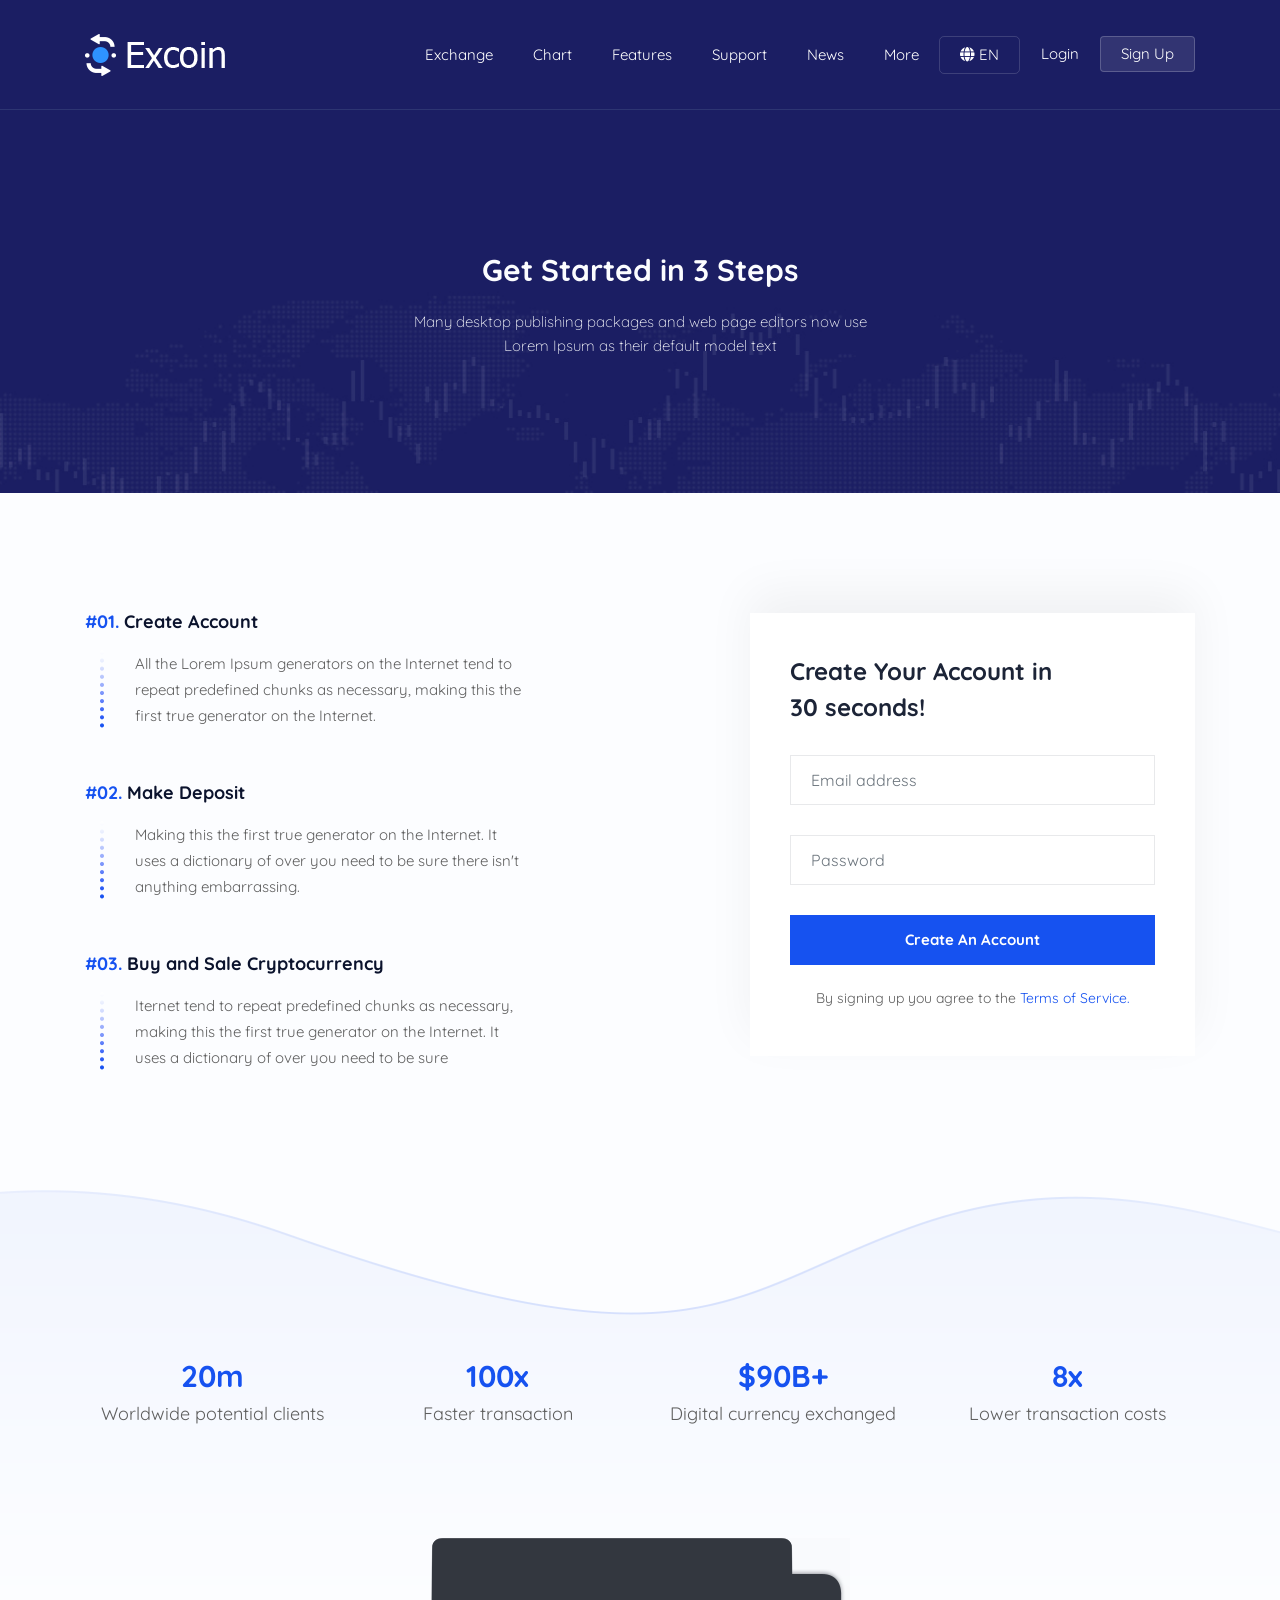
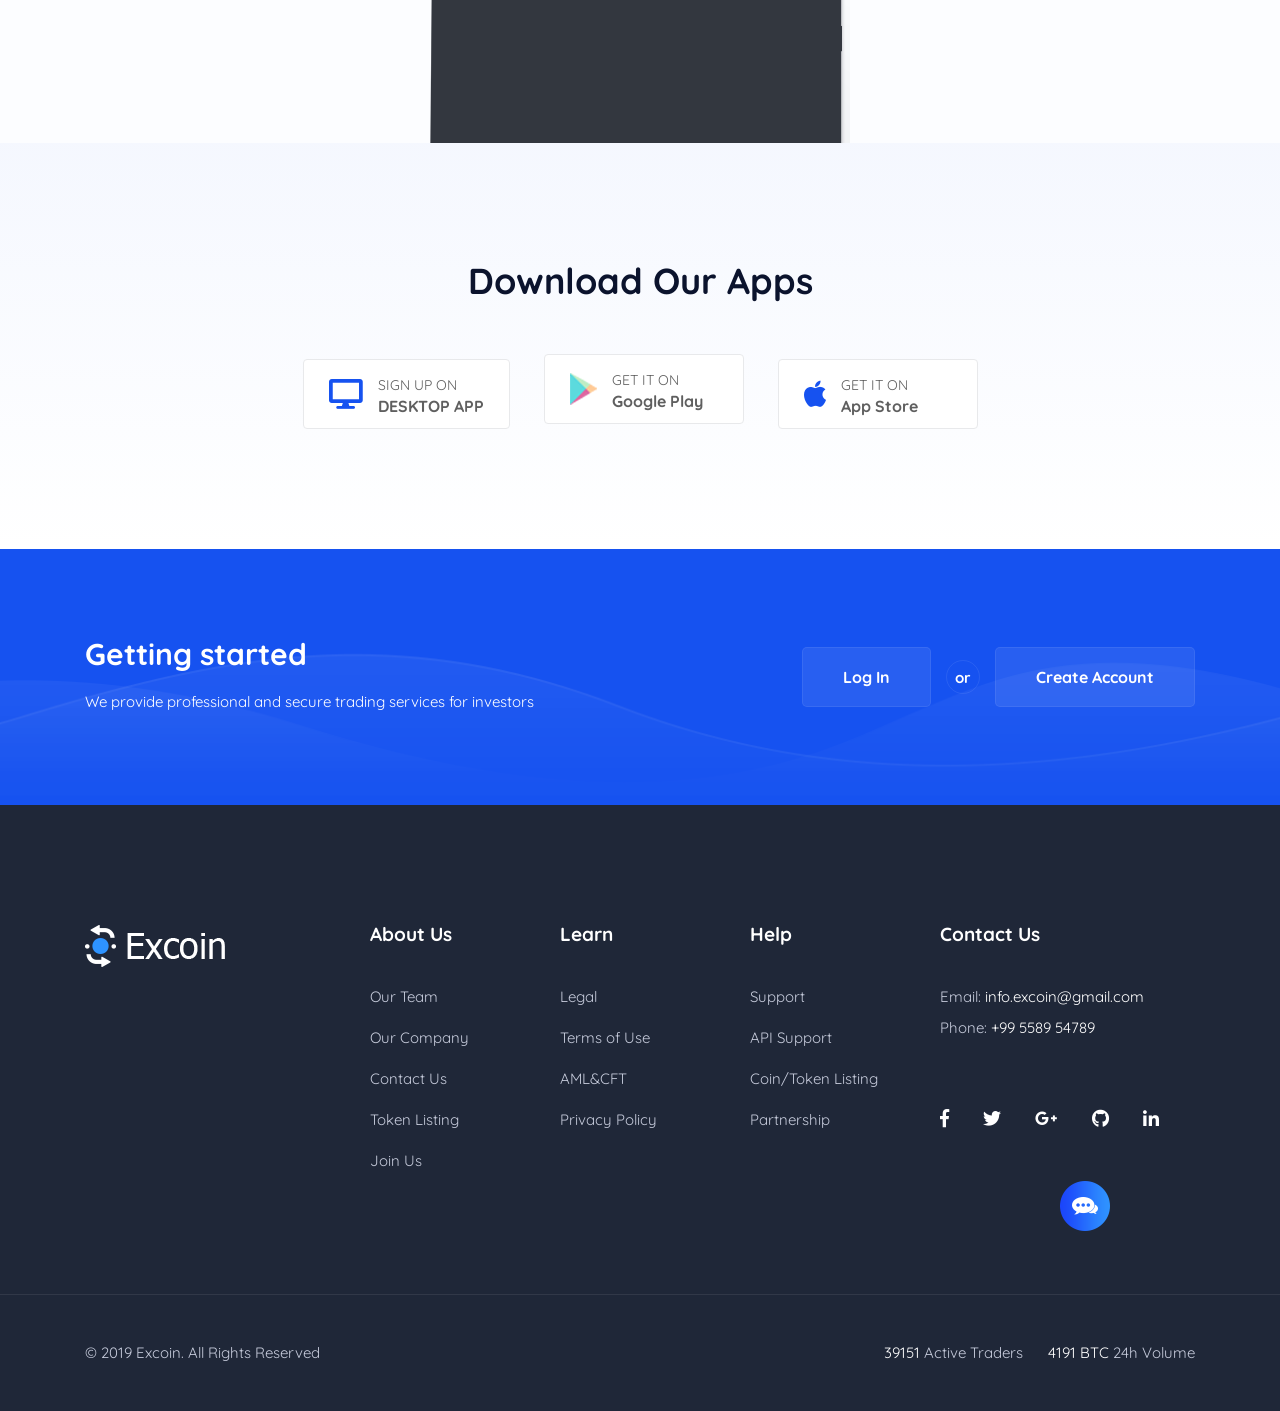
<file: how-work.html>
<!DOCTYPE html>
<html lang="en">
<head>
  <meta charset="UTF-8">
  <meta name="viewport" content="width=device-width, initial-scale=1">
  <link href="https://fonts.googleapis.com/css?family=Quicksand" rel="stylesheet">
  <link rel="stylesheet" href="./assets/css/bootstrap.min.css">
  <link rel="stylesheet" href="./assets/css/fontawesome-all.min.css">
  <link rel="stylesheet" href="./assets/css/slick.css">
  <link rel="stylesheet" href="./css/style.css">
  <link rel="stylesheet" href="./css/responsive.css">
  <title>Excoin cryptowatch</title>
</head>
<body>
    <div class="subheader">
        <nav class="navbar main-nav navbar-expand-lg">
            <div class="container">
                <a class="navbar-brand" href="index.html">
                    <img class="navbar-logo" src="images/logo.png" alt="..."/>
                </a>
                <button class="navbar-toggler collapsed" type="button" data-toggle="collapse" data-target="#navbarSupportedContent" aria-controls="navbarSupportedContent" aria-expanded="false" aria-label="Toggle navigation">
                    <span class="navbar-toggler-icon"></span>
                </button>
                <div class="collapse navbar-collapse" id="navbarSupportedContent">
                    <ul class="navbar-nav ml-auto">
                        <li class="nav-item dropdown">
                            <a class="nav-link" href="exchange-one.html">Exchange </a>
                            <ul class="dropdown-menu">
                                <li class="nav-item"><a class="nav-link" href="exchange-one.html">Exchange Default</a></li>
                                <li class="nav-item"><a class="nav-link" href="exchange-two.html">Exchange Full</a></li>
                                <li class="nav-item"><a class="nav-link" href="exchange-three.html">Exchange Dark</a></li>
                            </ul>
                        </li>
                        <li class="nav-item"><a class="nav-link" href="chart.html">Chart</a></li>
                        <li class="nav-item"><a class="nav-link" href="features.html">Features</a></li>
                        <li class="nav-item dropdown">
                            <a class="nav-link" href="#">Support</a>
                            <ul class="dropdown-menu">
                                <li class="nav-item"><a class="nav-link" href="support.html">Support Default</a></li>
                                <li class="nav-item"><a class="nav-link" href="support-details.html">Support Details</a></li>
                            </ul>
                        </li>
                        <li class="nav-item dropdown">
                            <a class="nav-link" href="#">News</a>
                            <ul class="dropdown-menu">
                                <li class="nav-item"><a class="nav-link" href="latest-news.html">Latest News</a></li>
                                <li class="nav-item"><a class="nav-link" href="news-details.html">News Details</a></li>
                            </ul>
                        </li>
                        <li class="nav-item dropdown">
                            <a class="nav-link" href="#">More</a>
                            <ul class="dropdown-menu">
                                <li class="nav-item"><a class="nav-link" href="faq.html">Faq</a></li>
                                <li class="nav-item"><a class="nav-link" href="how-work.html">How Work</a></li>
                                <li class="nav-item"><a class="nav-link" href="contact.html">Contact Us</a></li>
                            </ul>
                        </li>
                        <li class="nav-item dropdown language-option">
                            <a class="nav-link" href="#">
                                <i class="fas fa-globe"></i> EN
                            </a>
                            <ul class="dropdown-menu">
                                <li class="nav-item">
                                    <a class="nav-link" href="#">
                                            <i class="fab fa-buysellads"></i> US
                                    </a>
                                </li>
                                <li class="nav-item">
                                    <a class="nav-link" href="#">
                                        <i class="fas fa-lira-sign"></i> UK
                                    </a>
                                </li>
                            </ul>
                        </li>
                        <li class="nav-item button">
                            <a class="btn nav-link" href="login.html">Login</a>
                        </li>
                        <li class="nav-item button active">
                            <a class="btn nav-link" href="signup.html">Sign Up</a>
                        </li>
                    </ul>
                </div>
            </div>
            <!-- Modal -->
        </nav><!-- main-nav-block -->
        <div class="container">
            <div class="row">
                <div class="col">
                    <div class="subheader-wrapper">
                        <h3>Get Started in 3 Steps</h3>
                        <p>
                            Many desktop publishing packages and web page editors now use <br>
                            Lorem Ipsum as their default model text
                        </p>
                    </div>
                </div>
            </div>
        </div>
    </div><!-- sub-header -->
    <div class="working-process-section">
        <div class="container">
            <div class="row">
                <div class="col-lg-5  col-md-6">
                    <div class="working-process">
                        <ul class="working-process-list">
                            <li>
                                <div class="working-process-step">
                                    <h4><span>#01.</span>  Create Account</h4>
                                    <div class="process-details">
                                        <p>
                                            All the Lorem Ipsum generators on the Internet tend to 
                                            repeat predefined chunks as necessary, making this the 
                                            first true generator on the Internet.
                                        </p>
                                    </div>
                                </div>
                            </li>
                            <li>
                                <div class="working-process-step">
                                    <h4><span>#02.</span>  Make Deposit</h4>
                                    <div class="process-details">
                                        <p>
                                            Making this the first true generator on the Internet. 
                                            It uses a dictionary of over you need to be sure there 
                                            isn't anything embarrassing.
                                        </p>
                                    </div>
                                </div>
                            </li>
                            <li>
                                <div class="working-process-step">
                                    <h4><span>#03.</span>  Buy and Sale Cryptocurrency</h4>
                                    <div class="process-details">
                                        <p>
                                            Iternet tend to repeat predefined chunks as necessary, 
                                            making this the first true generator on the Internet. 
                                            It uses a dictionary of over you need to be sure
                                        </p>
                                    </div>
                                </div>
                            </li>
                        </ul>
                    </div>
                </div>
                <div class="offset-lg-2 col-lg-5 col-md-6">
                    <div class="user-connected-form-block">
                        <h3>
                            Create Your Account in <br>
                            30 seconds!
                        </h3>
                        <form class="user-connected-from create-account-form">
                            <div class="form-group">
                                <input type="email" class="form-control" id="exampleInputEmail1" placeholder="Email address">
                            </div>
                            <div class="form-group">
                                <input type="password" class="form-control" id="exampleInputPassword1" placeholder="Password">
                            </div>
                            <button type="submit" class="btn btn-default">Create An Account</button>
                        </form>
                        <p>By signing up you agree to the <a href="#">Terms of Service.</a></p>
                    </div><!-- create-account-block -->
                </div>
            </div>
        </div>
    </div><!-- working-process-section -->
    <div class="counter-section counter-style-two">
        <div class="container">
            <div class="row">
                <div class="col-md-3">
                    <div class="counter-block">
                        <h3>20m</h3>
                        <p>Worldwide potential clients</p>
                    </div>
                </div>
                <div class="col-md-3">
                    <div class="counter-block">
                        <h3>100x</h3>
                        <p>Faster transaction</p>
                    </div>
                </div>
                <div class="col-md-3">
                    <div class="counter-block">
                        <h3>$90B+</h3>
                        <p>Digital currency exchanged</p>
                    </div>
                </div>
                <div class="col-md-3">
                    <div class="counter-block">
                        <h3>8x</h3>
                        <p>Lower transaction costs</p>
                    </div>
                </div>
            </div>
        </div>
        <div class="counter-vintage">
            <img src="./images/others/24.png" alt="img" class="img-responsive">
        </div>
    </div><!-- counter-section -->
    <div class="app-download-section">
        <div class="container">
            <div class="section-title-three">
                <h3>Download Our Apps</h3>
            </div>
            <ul class="download-options-list">
                <li>
                    <div class="btn apps-download-btn signup-btn">
                        <i class="fas fa-desktop"></i>
                        <div class="btn-content">
                            <span>SIGN UP ON</span>
                            <p>DESKTOP APP</p>
                        </div>
                    </div>
                </li>
                <li>
                    <div class="btn apps-download-btn googleplay-btn">
                        <img src="./images/others/20.png" alt="img">
                        <div class="btn-content">
                            <span>GET IT ON</span>
                            <p>Google Play</p>
                        </div>
                    </div>
                </li>
                <li>
                    <div class="btn apps-download-btn googleplay-btn">
                        <i class="fab fa-apple"></i>
                        <div class="btn-content">
                            <span>GET IT ON</span>
                            <p>App Store</p>
                        </div>
                    </div>
                </li>
            </ul>
        </div>
    </div><!-- app-download-section -->
    <div class="colto-section">
        <div class="container">
            <div class="colto-content-wrap">
                <div class="colto-content">
                    <h3>Getting started</h3>
                    <p>We provide professional and secure trading services for investors</p>
                </div>
                <div class="colto-btn-group">
                    <button class="btn callto-btn">Log In</button>
                    <span>or</span>
                    <button class="btn callto-btn">Create Account</button>
                </div>
            </div>
        </div>
    </div><!-- colto-section -->
    <!-- Call to Action End -->
    <footer class="footer">
        <div class="footer-upper-section">
            <div class="container">
                <div class="row">
                    <div class="col-lg-3 col-md-4">
                        <div class="footer-logo">
                            <a href="#">
                                <img src="./images/logo.png" alt="img" class="img-responsive"/>
                            </a>
                        </div>
                    </div>
                    <div class="col-lg-2 col-md-4">
                        <div class="footer-info-list">
                            <h4>About Us</h4>
                            <ul>
                                <li><a href="#">Our Team</a></li>
                                <li><a href="#">Our Company</a></li>
                                <li><a href="#">Contact Us</a></li>
                                <li><a href="#">Token Listing</a></li>
                                <li><a href="#">Join Us</a></li>
                            </ul>
                        </div>
                    </div>
                    <div class="col-lg-2 col-md-4">
                        <div class="footer-info-list">
                            <h4>Learn</h4>
                            <ul>
                                <li><a href="#">Legal</a></li>
                                <li><a href="#">Terms of Use</a></li>
                                <li><a href="#">AML&CFT</a></li>
                                <li><a href="#">Privacy Policy</a></li>
                            </ul>
                        </div>
                    </div>
                    <div class="col-lg-2 col-md-4">
                        <div class="footer-info-list">
                            <h4>Help</h4>
                            <ul>
                                <li><a href="#">Support</a></li>
                                <li><a href="#">API Support</a></li>
                                <li><a href="#">Coin/Token Listing</a></li>
                                <li><a href="#">Partnership</a></li>
                            </ul>
                        </div>
                    </div>
                    <div class="col-lg-3 col-md-4">
                        <div class="footer-info-list">
                            <h4>Contact Us</h4>
                            <ul class="contact-info">
                                <li>Email:  <span>info.excoin@gmail.com</span></li>
                                <li>Phone:   <span>+99 5589 54789</span></li>
                            </ul>
                            <ul class="social-style-two">
                                <li>
                                    <a href="#">
                                        <i class="fab fa-facebook-f"></i>
                                    </a>
                                </li>
                                <li>
                                    <a href="#">
                                        <i class="fab fa-twitter"></i>
                                    </a>
                                </li>
                                <li>
                                    <a href="#">
                                        <i class="fab fa-google-plus-g"></i>
                                    </a>
                                </li>
                                <li>
                                    <a href="#">
                                        <i class="fab fa-github"></i>
                                    </a>
                                </li>
                                <li>
                                    <a href="#">
                                        <i class="fab fa-linkedin-in"></i>
                                    </a>
                                </li>
                            </ul>
                        </div>
                    </div>
                </div>
            </div>
            <div class="footer-icon-wrap">
                <a href="#">
                    <img src="./images/others/31.png" alt="img" class="img-responsive">
                </a>
            </div>
        </div>
        <div class="footer-bottom">
            <div class="container">
                <div class="footer-bottom-wrap">
                    <div class="trade-volume-block">
                        <ul>
                            <li>
                                <span>39151</span> Active Traders
                            </li>
                            <li>
                                <span>4191 BTC</span> 24h Volume
                            </li>
                        </ul>
                    </div>
                    <div class="copyright-text">
                        © 2019 <a href="#">Excoin</a>. All Rights Reserved
                    </div>
                </div>
            </div>
        </div>
    </footer>
    <script src="./assets/js/jquery-1.12.4.min.js"></script>
    <script src="./assets/js/popper.min.js"></script>
    <script src="./assets/js/bootstrap.min.js"></script>
    <script src="./assets/js/slick.min.js"></script>
    <script src="./assets/js/jquery.peity.min.js"></script>
    <script src="./assets/js/jquery.slimscroll.min.js"></script>
    <script src="./js/custom.js"></script>
</body>
</html>
</file>
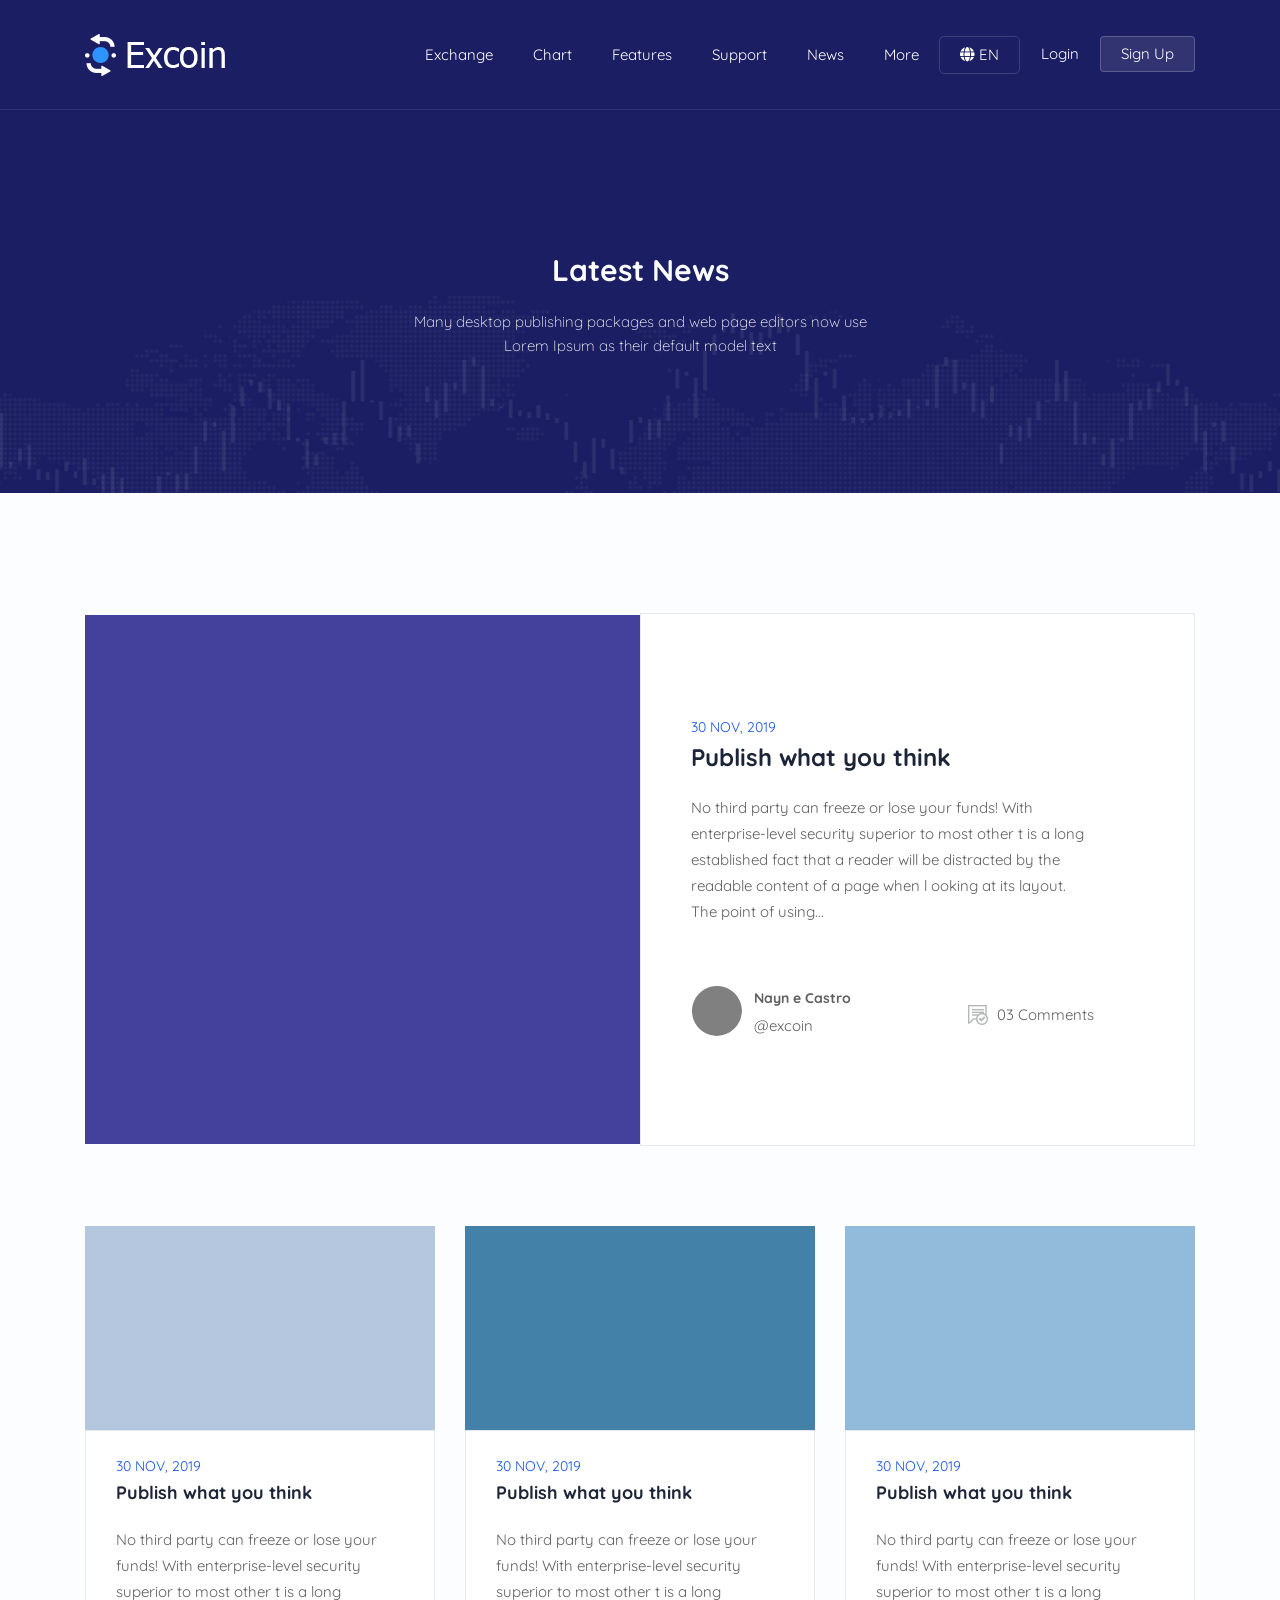
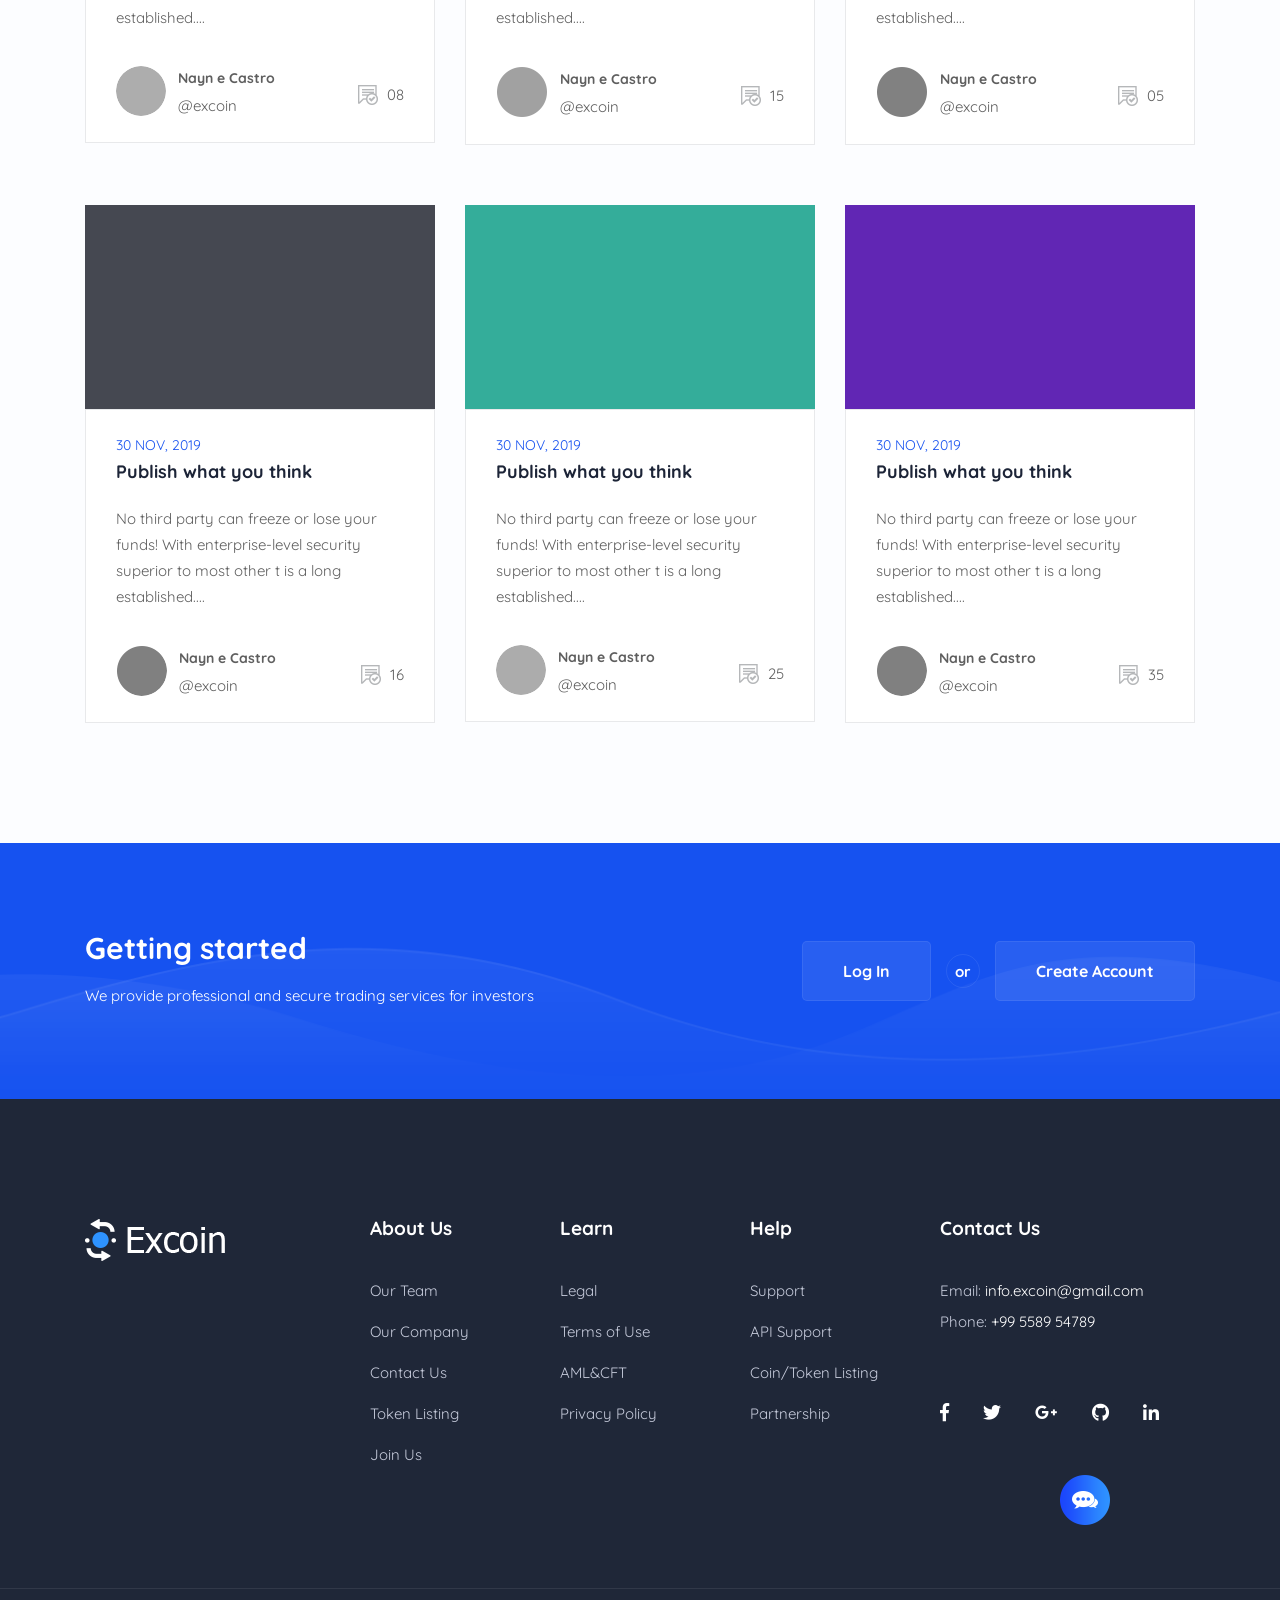
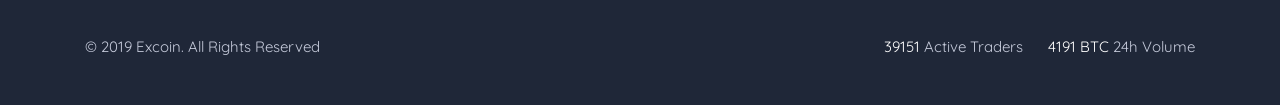
<file: latest-news.html>
<!DOCTYPE html>
<html lang="en">
<head>
  <meta charset="UTF-8">
  <meta name="viewport" content="width=device-width, initial-scale=1">
  <link href="https://fonts.googleapis.com/css?family=Quicksand" rel="stylesheet">
  <link rel="stylesheet" href="./assets/css/bootstrap.min.css">
  <link rel="stylesheet" href="./assets/css/fontawesome-all.min.css">
  <link rel="stylesheet" href="./assets/css/themify-icons.css">
  <link rel="stylesheet" href="./assets/css/slick.css">
  <link rel="stylesheet" href="./css/style.css">
  <link rel="stylesheet" href="./css/responsive.css">
  <title>Excoin cryptowatch</title>
</head>
<body>
    <div class="subheader">
        <nav class="navbar main-nav navbar-expand-lg">
            <div class="container">
                <a class="navbar-brand" href="index.html">
                    <img class="navbar-logo" src="images/logo.png" alt="..."/>
                </a>
                <button class="navbar-toggler collapsed" type="button" data-toggle="collapse" data-target="#navbarSupportedContent" aria-controls="navbarSupportedContent" aria-expanded="false" aria-label="Toggle navigation">
                    <span class="navbar-toggler-icon"></span>
                </button>
                <div class="collapse navbar-collapse" id="navbarSupportedContent">
                    <ul class="navbar-nav ml-auto">
                        <li class="nav-item dropdown">
                            <a class="nav-link" href="exchange-one.html">Exchange </a>
                            <ul class="dropdown-menu">
                                <li class="nav-item"><a class="nav-link" href="exchange-one.html">Exchange Default</a></li>
                                <li class="nav-item"><a class="nav-link" href="exchange-two.html">Exchange Full</a></li>
                                <li class="nav-item"><a class="nav-link" href="exchange-three.html">Exchange Dark</a></li>
                            </ul>
                        </li>
                        <li class="nav-item"><a class="nav-link" href="chart.html">Chart</a></li>
                        <li class="nav-item"><a class="nav-link" href="features.html">Features</a></li>
                        <li class="nav-item dropdown">
                            <a class="nav-link" href="#">Support</a>
                            <ul class="dropdown-menu">
                                <li class="nav-item"><a class="nav-link" href="support.html">Support Default</a></li>
                                <li class="nav-item"><a class="nav-link" href="support-details.html">Support Details</a></li>
                            </ul>
                        </li>
                        <li class="nav-item dropdown">
                            <a class="nav-link" href="#">News</a>
                            <ul class="dropdown-menu">
                                <li class="nav-item"><a class="nav-link" href="latest-news.html">Latest News</a></li>
                                <li class="nav-item"><a class="nav-link" href="news-details.html">News Details</a></li>
                            </ul>
                        </li>
                        <li class="nav-item dropdown">
                            <a class="nav-link" href="#">More</a>
                            <ul class="dropdown-menu">
                                <li class="nav-item"><a class="nav-link" href="faq.html">Faq</a></li>
                                <li class="nav-item"><a class="nav-link" href="how-work.html">How Work</a></li>
                                <li class="nav-item"><a class="nav-link" href="contact.html">Contact Us</a></li>
                            </ul>
                        </li>
                        <li class="nav-item dropdown language-option">
                            <a class="nav-link" href="#">
                                <i class="fas fa-globe"></i> EN
                            </a>
                            <ul class="dropdown-menu">
                                <li class="nav-item">
                                    <a class="nav-link" href="#">
                                            <i class="fab fa-buysellads"></i> US
                                    </a>
                                </li>
                                <li class="nav-item">
                                    <a class="nav-link" href="#">
                                        <i class="fas fa-lira-sign"></i> UK
                                    </a>
                                </li>
                            </ul>
                        </li>
                        <li class="nav-item button">
                            <a class="btn nav-link" href="login.html">Login</a>
                        </li>
                        <li class="nav-item button active">
                            <a class="btn nav-link" href="signup.html">Sign Up</a>
                        </li>
                    </ul>
                </div>
            </div>
            <!-- Modal -->
        </nav><!-- main-nav-block -->
        <div class="container">
            <div class="row">
                <div class="col">
                    <div class="subheader-wrapper">
                        <h3>Latest News</h3>
                        <p>
                            Many desktop publishing packages and web page editors now use <br>
                            Lorem Ipsum as their default model text
                        </p>
                    </div>
                </div>
            </div>
        </div>
    </div><!-- sub-header -->
    <div class="latest-post-section">
        <div class="container">
            <article class="post-style-two post-full-width">
                <div class="post-thumb">
                    <a href="#">
                        <img src="./images/post/1.jpg" alt="img" class="img-responsive">
                    </a>
                </div>
                <div class="post-contnet-wrap">
                    <span class="post-meta">30 NOV, 2019</span>
                    <h4 class="post-title">
                        <a href="#">
                            Publish what you think
                        </a>
                    </h4>
                    <p class="post-entry">
                        No third party can freeze or lose your funds! With enterprise-level 
                        security superior to most other t is a long established fact that a 
                        reader will be distracted by the readable content of a page when l
                        ooking at its layout. The point of using...
                    </p>
                    <div class="post-footer">
                        <div class="post-author-block">
                            <div class="author-thumb">
                                <a href="#">
                                    <img src="./images/post/authors/1.png" alt="img" class="img-responsive">
                                </a>
                            </div>
                            <div class="author-info">
                                <h5>
                                    <a href="#">
                                        Nayn e Castro
                                    </a>
                                </h5>
                                <a href="#">@excoin</a>
                            </div>
                        </div>
                        <div class="post-comments">
                            <img src="./images/post/cmnt-icon.png" alt="img" class="img-responsive">
                            <a href="#">03 Comments</a>
                        </div>
                    </div>
                </div>
            </article><!-- post-style-two -->
            <div class="row">
                <div class="col-lg-4 col-md-6">
                    <article class="post-style-two">
                        <div class="post-thumb">
                            <a href="#">
                                <img src="./images/post/2.jpg" alt="img" class="img-responsive">
                            </a>
                        </div>
                        <div class="post-contnet-wrap">
                            <span class="post-meta">30 NOV, 2019</span>
                            <h4 class="post-title">
                                <a href="#">
                                    Publish what you think
                                </a>
                            </h4>
                            <p class="post-entry">
                                No third party can freeze or lose your funds! With enterprise-level security 
                                superior to most other t is a long established....
                            </p>
                            <div class="post-footer">
                                <div class="post-author-block">
                                    <div class="author-thumb">
                                        <a href="#">
                                            <img src="./images/post/authors/2.png" alt="img" class="img-responsive">
                                        </a>
                                    </div>
                                    <div class="author-info">
                                        <h5>
                                            <a href="#">
                                                Nayn e Castro
                                            </a>
                                        </h5>
                                        <a href="#">@excoin</a>
                                    </div>
                                </div>
                                <div class="post-comments">
                                    <img src="./images/post/cmnt-icon.png" alt="img" class="img-responsive">
                                    <a href="#">08</a>
                                </div>
                            </div>
                        </div>
                    </article><!-- post-style-two -->
                </div>
                <div class="col-lg-4 col-md-6">
                    <article class="post-style-two ">
                        <div class="post-thumb">
                            <a href="#">
                                <img src="./images/post/3.jpg" alt="img" class="img-responsive">
                            </a>
                        </div>
                        <div class="post-contnet-wrap">
                            <span class="post-meta">30 NOV, 2019</span>
                            <h4 class="post-title">
                                <a href="#">
                                    Publish what you think
                                </a>
                            </h4>
                            <p class="post-entry">
                                No third party can freeze or lose your funds! With enterprise-level security 
                                superior to most other t is a long established....
                            </p>
                            <div class="post-footer">
                                <div class="post-author-block">
                                    <div class="author-thumb">
                                        <a href="#">
                                            <img src="./images/post/authors/3.png" alt="img" class="img-responsive">
                                        </a>
                                    </div>
                                    <div class="author-info">
                                        <h5>
                                            <a href="#">
                                                Nayn e Castro
                                            </a>
                                        </h5>
                                        <a href="#">@excoin</a>
                                    </div>
                                </div>
                                <div class="post-comments">
                                    <img src="./images/post/cmnt-icon.png" alt="img" class="img-responsive">
                                    <a href="#">15</a>
                                </div>
                            </div>
                        </div>
                    </article><!-- post-style-two -->
                </div>
                <div class="col-lg-4 col-md-6">
                    <article class="post-style-two">
                        <div class="post-thumb">
                            <a href="#">
                                <img src="./images/post/4.jpg" alt="img" class="img-responsive">
                            </a>
                        </div>
                        <div class="post-contnet-wrap">
                            <span class="post-meta">30 NOV, 2019</span>
                            <h4 class="post-title">
                                <a href="#">
                                    Publish what you think
                                </a>
                            </h4>
                            <p class="post-entry">
                                No third party can freeze or lose your funds! With enterprise-level security 
                                superior to most other t is a long established....
                            </p>
                            <div class="post-footer">
                                <div class="post-author-block">
                                    <div class="author-thumb">
                                        <a href="#">
                                            <img src="./images/post/authors/4.png" alt="img" class="img-responsive">
                                        </a>
                                    </div>
                                    <div class="author-info">
                                        <h5>
                                            <a href="#">
                                                Nayn e Castro
                                            </a>
                                        </h5>
                                        <a href="#">@excoin</a>
                                    </div>
                                </div>
                                <div class="post-comments">
                                    <img src="./images/post/cmnt-icon.png" alt="img" class="img-responsive">
                                    <a href="#">05</a>
                                </div>
                            </div>
                        </div>
                    </article><!-- post-style-two -->
                </div>
                <div class="col-lg-4 col-md-6">
                    <article class="post-style-two">
                        <div class="post-thumb">
                            <a href="#">
                                <img src="./images/post/5.jpg" alt="img" class="img-responsive">
                            </a>
                        </div>
                        <div class="post-contnet-wrap">
                            <span class="post-meta">30 NOV, 2019</span>
                            <h4 class="post-title">
                                <a href="#">
                                    Publish what you think
                                </a>
                            </h4>
                            <p class="post-entry">
                                No third party can freeze or lose your funds! With enterprise-level security 
                                superior to most other t is a long established....
                            </p>
                            <div class="post-footer">
                                <div class="post-author-block">
                                    <div class="author-thumb">
                                        <a href="#">
                                            <img src="./images/post/authors/5.png" alt="img" class="img-responsive">
                                        </a>
                                    </div>
                                    <div class="author-info">
                                        <h5>
                                            <a href="#">
                                                Nayn e Castro
                                            </a>
                                        </h5>
                                        <a href="#">@excoin</a>
                                    </div>
                                </div>
                                <div class="post-comments">
                                    <img src="./images/post/cmnt-icon.png" alt="img" class="img-responsive">
                                    <a href="#">16</a>
                                </div>
                            </div>
                        </div>
                    </article><!-- post-style-two -->
                </div>
                <div class="col-lg-4 col-md-6">
                    <article class="post-style-two">
                        <div class="post-thumb">
                            <a href="#">
                                <img src="./images/post/6.jpg" alt="img" class="img-responsive">
                            </a>
                        </div>
                        <div class="post-contnet-wrap">
                            <span class="post-meta">30 NOV, 2019</span>
                            <h4 class="post-title">
                                <a href="#">
                                    Publish what you think
                                </a>
                            </h4>
                            <p class="post-entry">
                                No third party can freeze or lose your funds! With enterprise-level security 
                                superior to most other t is a long established....
                            </p>
                            <div class="post-footer">
                                <div class="post-author-block">
                                    <div class="author-thumb">
                                        <a href="#">
                                            <img src="./images/post/authors/6.png" alt="img" class="img-responsive">
                                        </a>
                                    </div>
                                    <div class="author-info">
                                        <h5>
                                            <a href="#">
                                                Nayn e Castro
                                            </a>
                                        </h5>
                                        <a href="#">@excoin</a>
                                    </div>
                                </div>
                                <div class="post-comments">
                                    <img src="./images/post/cmnt-icon.png" alt="img" class="img-responsive">
                                    <a href="#">25</a>
                                </div>
                            </div>
                        </div>
                    </article><!-- post-style-two -->
                </div>
                <div class="col-lg-4 col-md-6">
                    <article class="post-style-two">
                        <div class="post-thumb">
                            <a href="#">
                                <img src="./images/post/7.jpg" alt="img" class="img-responsive">
                            </a>
                        </div>
                        <div class="post-contnet-wrap">
                            <span class="post-meta">30 NOV, 2019</span>
                            <h4 class="post-title">
                                <a href="#">
                                    Publish what you think
                                </a>
                            </h4>
                            <p class="post-entry">
                                No third party can freeze or lose your funds! With enterprise-level security 
                                superior to most other t is a long established....
                            </p>
                            <div class="post-footer">
                                <div class="post-author-block">
                                    <div class="author-thumb">
                                        <a href="#">
                                            <img src="./images/post/authors/7.png" alt="img" class="img-responsive">
                                        </a>
                                    </div>
                                    <div class="author-info">
                                        <h5>
                                            <a href="#">
                                                Nayn e Castro
                                            </a>
                                        </h5>
                                        <a href="#">@excoin</a>
                                    </div>
                                </div>
                                <div class="post-comments">
                                    <img src="./images/post/cmnt-icon.png" alt="img" class="img-responsive">
                                    <a href="#">35</a>
                                </div>
                            </div>
                        </div>
                    </article><!-- post-style-two -->
                </div>
            </div>
        </div>
    </div>
    <div class="colto-section">
        <div class="container">
            <div class="colto-content-wrap">
                <div class="colto-content">
                    <h3>Getting started</h3>
                    <p>We provide professional and secure trading services for investors</p>
                </div>
                <div class="colto-btn-group">
                    <button class="btn callto-btn">Log In</button>
                    <span>or</span>
                    <button class="btn callto-btn">Create Account</button>
                </div>
            </div>
        </div>
    </div><!-- colto-section -->
    <!-- Call to Action End -->
    <footer class="footer">
        <div class="footer-upper-section">
            <div class="container">
                <div class="row">
                    <div class="col-lg-3 col-md-4">
                        <div class="footer-logo">
                            <a href="#">
                                <img src="./images/logo.png" alt="img" class="img-responsive"/>
                            </a>
                        </div>
                    </div>
                    <div class="col-lg-2 col-md-4">
                        <div class="footer-info-list">
                            <h4>About Us</h4>
                            <ul>
                                <li><a href="#">Our Team</a></li>
                                <li><a href="#">Our Company</a></li>
                                <li><a href="#">Contact Us</a></li>
                                <li><a href="#">Token Listing</a></li>
                                <li><a href="#">Join Us</a></li>
                            </ul>
                        </div>
                    </div>
                    <div class="col-lg-2 col-md-4">
                        <div class="footer-info-list">
                            <h4>Learn</h4>
                            <ul>
                                <li><a href="#">Legal</a></li>
                                <li><a href="#">Terms of Use</a></li>
                                <li><a href="#">AML&CFT</a></li>
                                <li><a href="#">Privacy Policy</a></li>
                            </ul>
                        </div>
                    </div>
                    <div class="col-lg-2 col-md-4">
                        <div class="footer-info-list">
                            <h4>Help</h4>
                            <ul>
                                <li><a href="#">Support</a></li>
                                <li><a href="#">API Support</a></li>
                                <li><a href="#">Coin/Token Listing</a></li>
                                <li><a href="#">Partnership</a></li>
                            </ul>
                        </div>
                    </div>
                    <div class="col-lg-3 col-md-4">
                        <div class="footer-info-list">
                            <h4>Contact Us</h4>
                            <ul class="contact-info">
                                <li>Email:  <span>info.excoin@gmail.com</span></li>
                                <li>Phone:   <span>+99 5589 54789</span></li>
                            </ul>
                            <ul class="social-style-two">
                                <li>
                                    <a href="#">
                                        <i class="fab fa-facebook-f"></i>
                                    </a>
                                </li>
                                <li>
                                    <a href="#">
                                        <i class="fab fa-twitter"></i>
                                    </a>
                                </li>
                                <li>
                                    <a href="#">
                                        <i class="fab fa-google-plus-g"></i>
                                    </a>
                                </li>
                                <li>
                                    <a href="#">
                                        <i class="fab fa-github"></i>
                                    </a>
                                </li>
                                <li>
                                    <a href="#">
                                        <i class="fab fa-linkedin-in"></i>
                                    </a>
                                </li>
                            </ul>
                        </div>
                    </div>
                </div>
            </div>
            <div class="footer-icon-wrap">
                <a href="#">
                    <img src="./images/others/31.png" alt="img" class="img-responsive">
                </a>
            </div>
        </div>
        <div class="footer-bottom">
            <div class="container">
                <div class="footer-bottom-wrap">
                    <div class="trade-volume-block">
                        <ul>
                            <li>
                                <span>39151</span> Active Traders
                            </li>
                            <li>
                                <span>4191 BTC</span> 24h Volume
                            </li>
                        </ul>
                    </div>
                    <div class="copyright-text">
                        © 2019 <a href="#">Excoin</a>. All Rights Reserved
                    </div>
                </div>
            </div>
        </div>
    </footer>
    <script src="./assets/js/jquery-1.12.4.min.js"></script>
    <script src="./assets/js/popper.min.js"></script>
    <script src="./assets/js/bootstrap.min.js"></script>
    <script src="./assets/js/slick.min.js"></script>
    <script src="./assets/js/jquery.peity.min.js"></script>
    <script src="./assets/js/jquery.slimscroll.min.js"></script>
    <script src="./js/custom.js"></script>
</body>
</html>
</file>
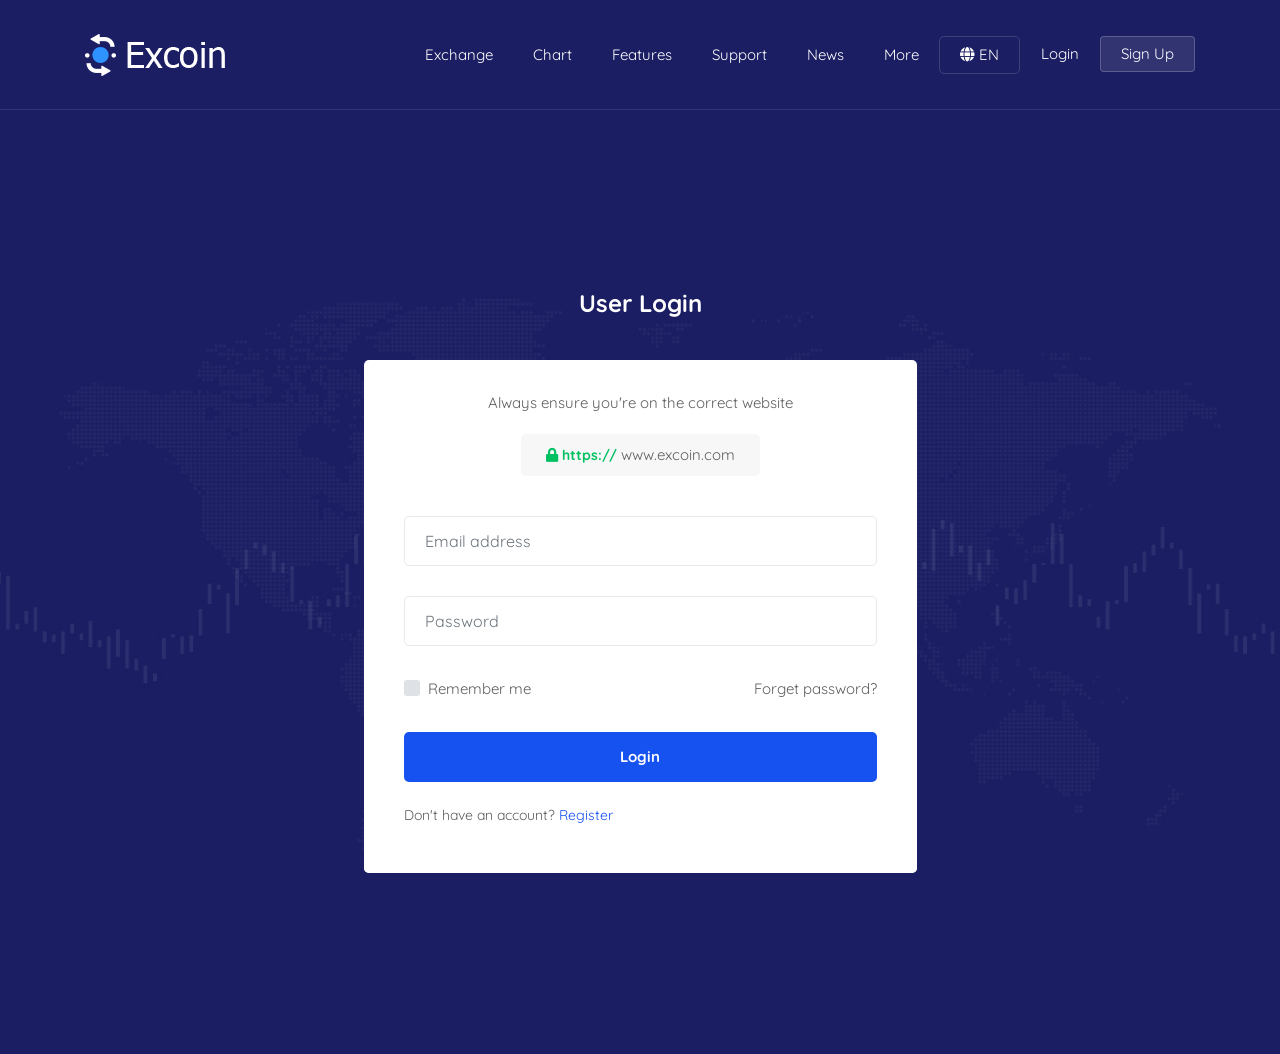
<file: login.html>
<!DOCTYPE html>
<html lang="en">
<head>
  <meta charset="UTF-8">
  <meta name="viewport" content="width=device-width, initial-scale=1">
  <link href="https://fonts.googleapis.com/css?family=Quicksand" rel="stylesheet">
  <link rel="stylesheet" href="./assets/css/bootstrap.min.css">
  <link rel="stylesheet" href="./assets/css/fontawesome-all.min.css">
  <link rel="stylesheet" href="./assets/css/themify-icons.css">
  <link rel="stylesheet" href="./assets/css/slick.css">
  <link rel="stylesheet" href="./css/style.css">
  <link rel="stylesheet" href="./css/responsive.css">
  <title>Excoin cryptowatch</title>
</head>
<body>
    <div class="user-login-signup-section modal-container">
        <nav class="navbar main-nav navbar-expand-lg">
            <div class="container">
                <a class="navbar-brand" href="index.html">
                    <img class="navbar-logo" src="images/logo.png" alt="..."/>
                </a>
                <button class="navbar-toggler collapsed" type="button" data-toggle="collapse" data-target="#navbarSupportedContent" aria-controls="navbarSupportedContent" aria-expanded="false" aria-label="Toggle navigation">
                    <span class="navbar-toggler-icon"></span>
                </button>
                <div class="collapse navbar-collapse" id="navbarSupportedContent">
                    <ul class="navbar-nav ml-auto">
                        <li class="nav-item dropdown">
                            <a class="nav-link" href="exchange-one.html">Exchange </a>
                            <ul class="dropdown-menu">
                                <li class="nav-item"><a class="nav-link" href="exchange-one.html">Exchange Default</a></li>
                                <li class="nav-item"><a class="nav-link" href="exchange-two.html">Exchange Full</a></li>
                                <li class="nav-item"><a class="nav-link" href="exchange-three.html">Exchange Dark</a></li>
                            </ul>
                        </li>
                        <li class="nav-item"><a class="nav-link" href="chart.html">Chart</a></li>
                        <li class="nav-item"><a class="nav-link" href="features.html">Features</a></li>
                        <li class="nav-item dropdown">
                            <a class="nav-link" href="#">Support</a>
                            <ul class="dropdown-menu">
                                <li class="nav-item"><a class="nav-link" href="support.html">Support Default</a></li>
                                <li class="nav-item"><a class="nav-link" href="support-details.html">Support Details</a></li>
                            </ul>
                        </li>
                        <li class="nav-item dropdown">
                            <a class="nav-link" href="#">News</a>
                            <ul class="dropdown-menu">
                                <li class="nav-item"><a class="nav-link" href="latest-news.html">Latest News</a></li>
                                <li class="nav-item"><a class="nav-link" href="news-details.html">News Details</a></li>
                            </ul>
                        </li>
                        <li class="nav-item dropdown">
                            <a class="nav-link" href="#">More</a>
                            <ul class="dropdown-menu">
                                <li class="nav-item"><a class="nav-link" href="faq.html">Faq</a></li>
                                <li class="nav-item"><a class="nav-link" href="how-work.html">How Work</a></li>
                                <li class="nav-item"><a class="nav-link" href="contact.html">Contact Us</a></li>
                            </ul>
                        </li>
                        <li class="nav-item dropdown language-option">
                            <a class="nav-link" href="#">
                                <i class="fas fa-globe"></i> EN
                            </a>
                            <ul class="dropdown-menu">
                                <li class="nav-item">
                                    <a class="nav-link" href="#">
                                            <i class="fab fa-buysellads"></i> US
                                    </a>
                                </li>
                                <li class="nav-item">
                                    <a class="nav-link" href="#">
                                        <i class="fas fa-lira-sign"></i> UK
                                    </a>
                                </li>
                            </ul>
                        </li>
                        <li class="nav-item button">
                            <a class="btn nav-link" href="login.html">Login</a>
                        </li>
                        <li class="nav-item button active">
                            <a class="btn nav-link" href="signup.html">Sign Up</a>
                        </li>
                    </ul>
                </div>
            </div>
            <!-- Modal -->
        </nav><!-- main-nav-block -->
        <div class="container">
            <div class="user-login-signup-form-wrap">
                <div class="modal-content">
                    <h3>User Login</h3>
                    <div class="modal-body">
                        <div class="modal-info-block">
                            <p>Always ensure you're on the correct website</p>
                            <div class="block-inner">
                                <p>
                                    <span>
                                        <i class="fas fa-lock"></i>
                                        https://
                                    </span>
                                    www.excoin.com
                                </p>
                            </div>
                        </div>
                        <div class="user-connected-form-block">
                            <form class="user-connected-from user-login-form">
                                <div class="form-group">
                                    <input type="email" class="form-control" id="exampleInputEmail1" placeholder="Email address">
                                </div>
                                <div class="form-group">
                                    <input type="password" class="form-control" id="exampleInputPassword1" placeholder="Password">
                                </div>
                                <div class="form-group pass-remember-block">
                                    <div class="custom-control custom-checkbox">
                                        <div class="custom-checkbox-wrap">
                                            <input type="checkbox" class="custom-control-input" id="customCheck" name="example1">
                                            <label class="custom-control-label" for="customCheck">Remember me</label>
                                        </div>
                                    </div>
                                    <div>
                                        <a href="#">Forget password?</a>
                                    </div>
                                </div>
                                <button type="submit" class="btn btn-default">Login</button>
                            </form>
                            <p>Don't have an account?  <a href="#"> Register</a></p>
                        </div><!-- create-account-block -->
                    </div>
                </div>
            </div><!-- user-login-signup-form-wrap -->
        </div>
    </div><!-- user-login-signup-section -->
    <script src="./assets/js/jquery-1.12.4.min.js"></script>
    <script src="./assets/js/popper.min.js"></script>
    <script src="./assets/js/bootstrap.min.js"></script>
    <script src="./assets/js/slick.min.js"></script>
    <script src="./assets/js/jquery.peity.min.js"></script>
    <script src="./assets/js/jquery.slimscroll.min.js"></script>
    <script src="./js/custom.js"></script>
</body>
</html>
</file>
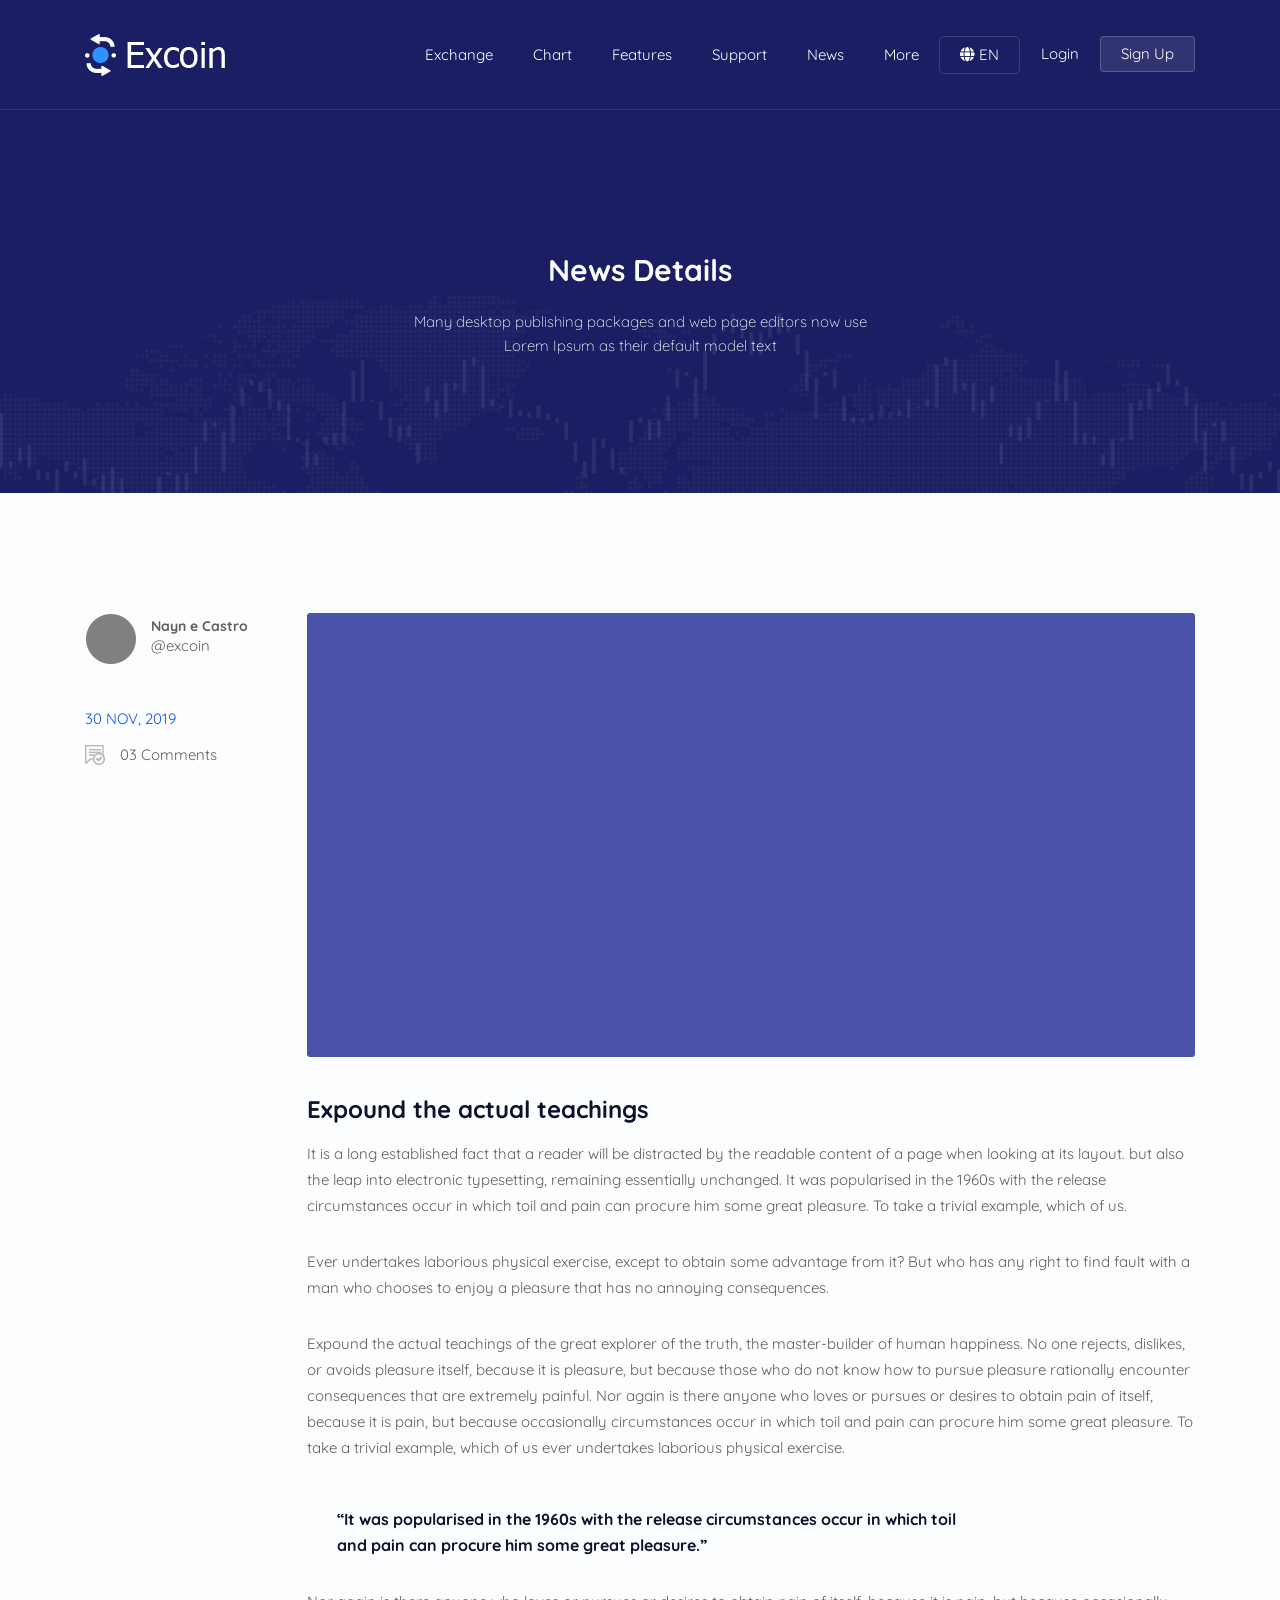
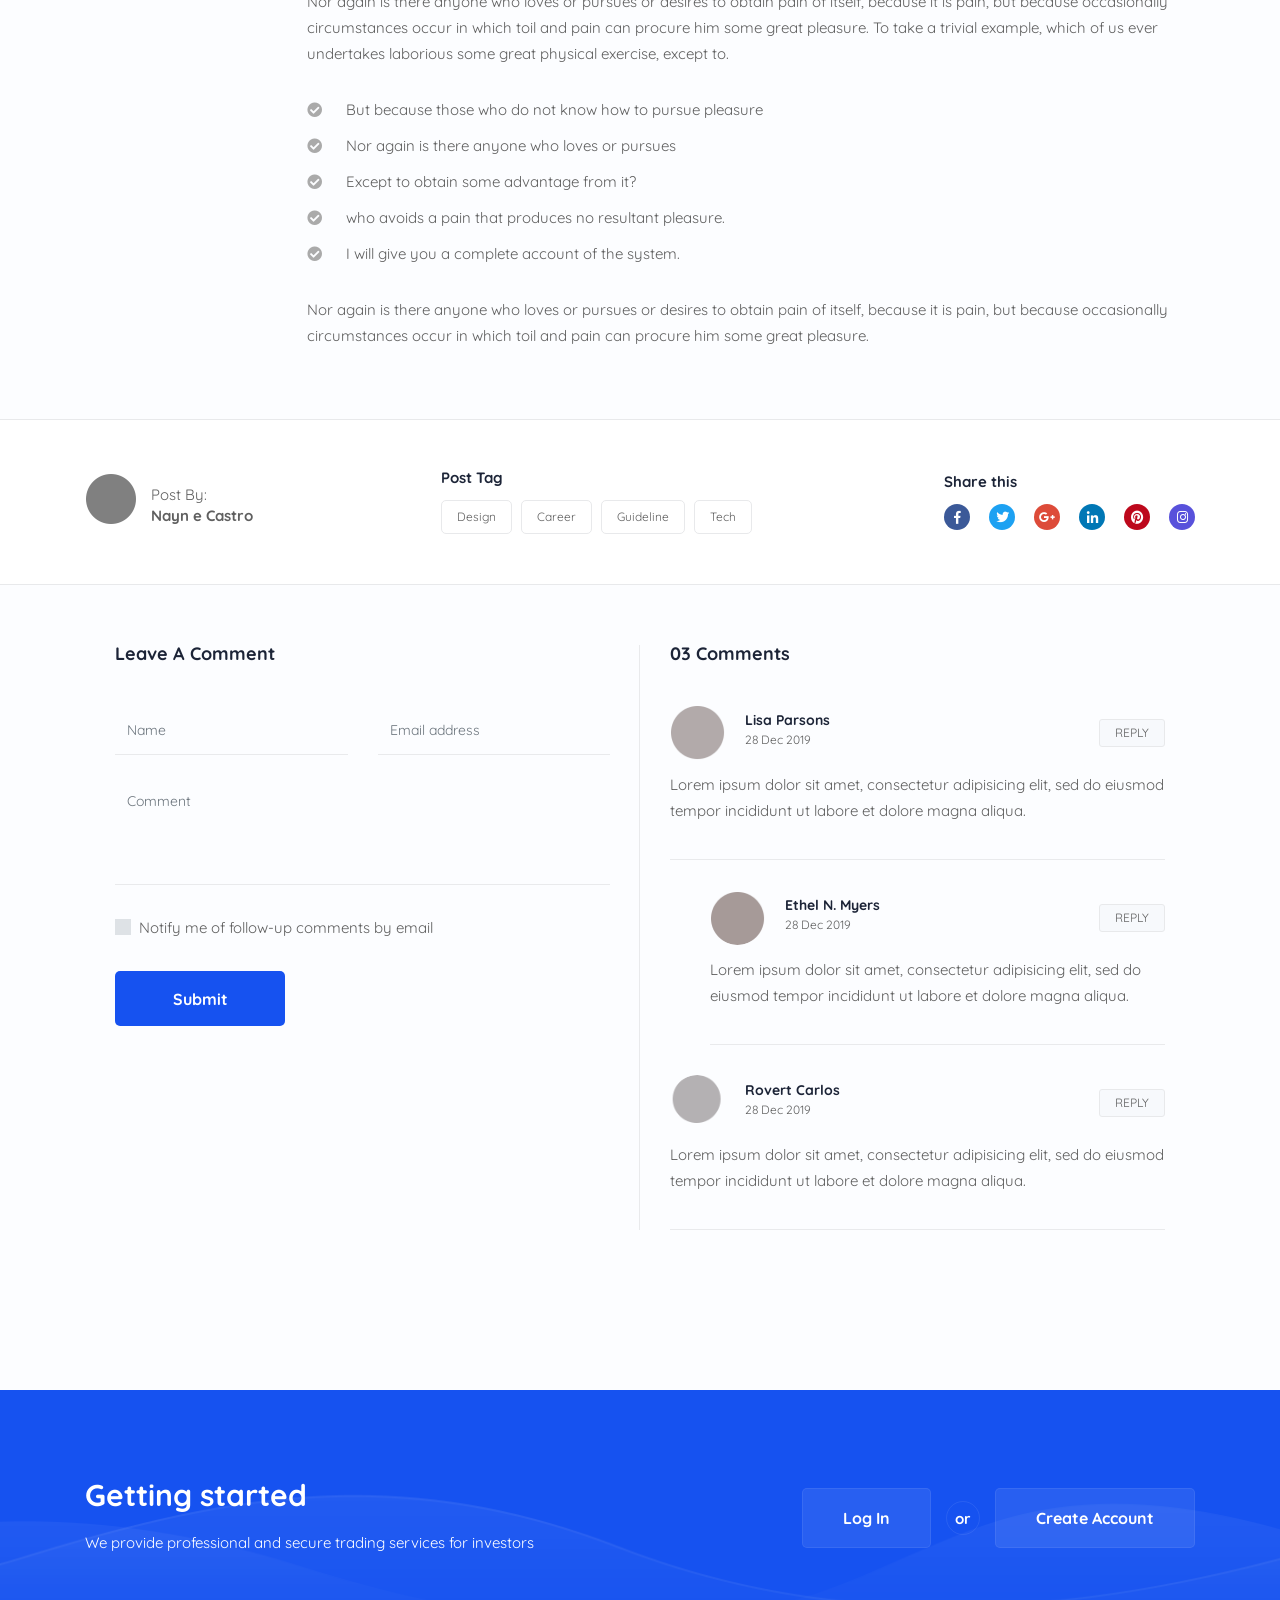
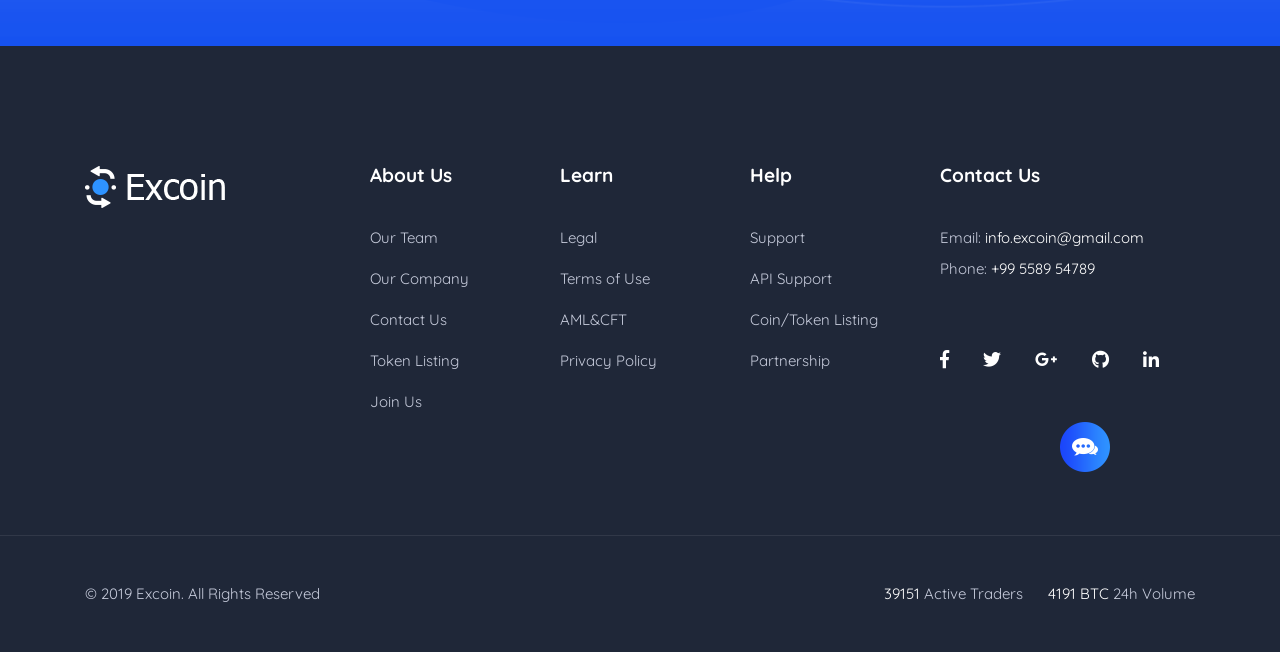
<file: news-details.html>
<!DOCTYPE html>
<html lang="en">
<head>
  <meta charset="UTF-8">
  <meta name="viewport" content="width=device-width, initial-scale=1">
  <link href="https://fonts.googleapis.com/css?family=Quicksand" rel="stylesheet">
  <link rel="stylesheet" href="./assets/css/bootstrap.min.css">
  <link rel="stylesheet" href="./assets/css/fontawesome-all.min.css">
  <link rel="stylesheet" href="./assets/css/themify-icons.css">
  <link rel="stylesheet" href="./assets/css/slick.css">
  <link rel="stylesheet" href="./css/style.css">
  <link rel="stylesheet" href="./css/responsive.css">
  <title>Excoin cryptowatch</title>
</head>
<body>
    <div class="subheader">
        <nav class="navbar main-nav navbar-expand-lg">
            <div class="container">
                <a class="navbar-brand" href="index.html">
                    <img class="navbar-logo" src="images/logo.png" alt="..."/>
                </a>
                <button class="navbar-toggler collapsed" type="button" data-toggle="collapse" data-target="#navbarSupportedContent" aria-controls="navbarSupportedContent" aria-expanded="false" aria-label="Toggle navigation">
                    <span class="navbar-toggler-icon"></span>
                </button>
                <div class="collapse navbar-collapse" id="navbarSupportedContent">
                    <ul class="navbar-nav ml-auto">
                        <li class="nav-item dropdown">
                            <a class="nav-link" href="exchange-one.html">Exchange </a>
                            <ul class="dropdown-menu">
                                <li class="nav-item"><a class="nav-link" href="exchange-one.html">Exchange Default</a></li>
                                <li class="nav-item"><a class="nav-link" href="exchange-two.html">Exchange Full</a></li>
                                <li class="nav-item"><a class="nav-link" href="exchange-three.html">Exchange Dark</a></li>
                            </ul>
                        </li>
                        <li class="nav-item"><a class="nav-link" href="chart.html">Chart</a></li>
                        <li class="nav-item"><a class="nav-link" href="features.html">Features</a></li>
                        <li class="nav-item dropdown">
                            <a class="nav-link" href="#">Support</a>
                            <ul class="dropdown-menu">
                                <li class="nav-item"><a class="nav-link" href="support.html">Support Default</a></li>
                                <li class="nav-item"><a class="nav-link" href="support-details.html">Support Details</a></li>
                            </ul>
                        </li>
                        <li class="nav-item dropdown">
                            <a class="nav-link" href="#">News</a>
                            <ul class="dropdown-menu">
                                <li class="nav-item"><a class="nav-link" href="latest-news.html">Latest News</a></li>
                                <li class="nav-item"><a class="nav-link" href="news-details.html">News Details</a></li>
                            </ul>
                        </li>
                        <li class="nav-item dropdown">
                            <a class="nav-link" href="#">More</a>
                            <ul class="dropdown-menu">
                                <li class="nav-item"><a class="nav-link" href="faq.html">Faq</a></li>
                                <li class="nav-item"><a class="nav-link" href="how-work.html">How Work</a></li>
                                <li class="nav-item"><a class="nav-link" href="contact.html">Contact Us</a></li>
                            </ul>
                        </li>
                        <li class="nav-item dropdown language-option">
                            <a class="nav-link" href="#">
                                <i class="fas fa-globe"></i> EN
                            </a>
                            <ul class="dropdown-menu">
                                <li class="nav-item">
                                    <a class="nav-link" href="#">
                                            <i class="fab fa-buysellads"></i> US
                                    </a>
                                </li>
                                <li class="nav-item">
                                    <a class="nav-link" href="#">
                                        <i class="fas fa-lira-sign"></i> UK
                                    </a>
                                </li>
                            </ul>
                        </li>
                        <li class="nav-item button">
                            <a class="btn nav-link" href="login.html">Login</a>
                        </li>
                        <li class="nav-item button active">
                            <a class="btn nav-link" href="signup.html">Sign Up</a>
                        </li>
                    </ul>
                </div>
            </div>
            <!-- Modal -->
        </nav><!-- main-nav-block -->
        <div class="container">
            <div class="row">
                <div class="col">
                    <div class="subheader-wrapper">
                        <h3>News Details</h3>
                        <p>
                            Many desktop publishing packages and web page editors now use <br>
                            Lorem Ipsum as their default model text
                        </p>
                    </div>
                </div>
            </div>
        </div>
    </div><!-- sub-header -->
    <div class="section-padding-bottom">
        <div class="container">
            <div class="row">
                <div class="col">
                        <div class="blog-details-wrapper">
                            <div class="info">
                                <div class="post-author-block">
                                    <div class="author-thumb">
                                        <a href="#">
                                            <img src="./images/post/authors/8.png" alt="img" class="img-responsive">
                                        </a>
                                    </div>
                                    <div class="author-info">
                                        <h5>
                                            <a href="#">
                                                Nayn e Castro
                                            </a>
                                        </h5>
                                        <a href="#">@excoin</a>
                                    </div>
                                </div>    
                                <div class="post-meta-block">
                                    <span class="post-meta">30 NOV, 2019</span>
                                    <div class="post-comments">
                                        <img src="./images/post/cmnt-icon.png" alt="img" class="img-responsive">
                                        <a href="#">03 Comments</a>
                                    </div>
                                </div>
                            </div>
                            <div class="single-post-block">
                                <div class="post-thumb-block">
                                    <img src="./images/post/8.png" alt="img" class="img-responsive">
                                </div>
                                <h3 class="post-title">Expound the actual teachings</h3>
                                <p class="post-entry entry-one">
                                    It is a long established fact that a reader will be distracted by the readable content 
                                    of a page when looking at its layout.  but also the leap into electronic typesetting, 
                                    remaining essentially unchanged. It was popularised in the 1960s with the release  
                                    circumstances occur in which toil and pain can procure him some great pleasure. 
                                    To take a trivial example, which of us.
                                </p>
                                <p class="post-entry entry-two">
                                    Ever undertakes laborious physical exercise, except to obtain some advantage from it? 
                                    But who has any right to find fault with a man who chooses to enjoy a pleasure that 
                                    has no annoying consequences. 
                                </p>
                                <p class="post-entry entry-three">
                                    Expound the actual teachings of the great explorer of the truth, the master-builder of 
                                    human happiness. No one rejects, dislikes, or avoids pleasure itself, because it is 
                                    pleasure, but because those who do not know how to pursue pleasure rationally encounter 
                                    consequences that are extremely painful. Nor again is there anyone who loves or pursues 
                                    or desires to obtain pain of itself, because it is pain, but because occasionally 
                                    circumstances occur in which toil and pain can procure him some great pleasure. 
                                    To take a trivial example, which of us ever undertakes laborious  physical exercise.
                                </p>
                                <blockquote>
                                    “It was popularised in the 1960s with the release  circumstances occur in which toil <br>
                                    and pain can procure him some great pleasure.”
                                </blockquote>
                                <p class="post-entry entry-four">
                                    Nor again is there anyone who loves or pursues or desires to obtain pain of itself, because it is pain, but 
                                    because occasionally circumstances occur in which toil and pain can procure him some great pleasure. 
                                    To take a trivial example, which of us ever undertakes laborious  some great physical exercise, except to.
                                </p>
                                <ul class="list-post-entry">
                                    <li><i class="fas fa-check-circle"></i> But because those who do not know how to pursue pleasure</li>
                                    <li><i class="fas fa-check-circle"></i> Nor again is there anyone who loves or pursues</li>
                                    <li><i class="fas fa-check-circle"></i> Except to obtain some advantage from it?</li>
                                    <li><i class="fas fa-check-circle"></i> who avoids a pain that produces no resultant pleasure.</li>
                                    <li><i class="fas fa-check-circle"></i> I will give you a complete account of the system.</li>
                                </ul>
                                <p class="post-entry entry-five">
                                        Nor again is there anyone who loves or pursues or desires to obtain pain of itself, because it is pain, 
                                        but because occasionally circumstances occur in which toil and pain can procure him some great pleasure.
                                </p>
                            </div>
                        </div>
                    </div>
                </div>
            </div>
            <div class="details-post-meta-block">
                <div class="container">
                    <div class="row">
                        <div class="col">
                            <div class="details-post-meta-block-wrap">
                                <div class="post-author-block">
                                    <div class="author-thumb">
                                        <a href="#">
                                            <img src="./images/post/authors/8.png" alt="img" class="img-responsive">
                                        </a>
                                    </div>
                                    <div class="author-info">
                                        <span>Post By: </span>
                                        <h5>
                                            <a href="#">
                                                Nayn e Castro
                                            </a>
                                        </h5>
                                    </div>
                                </div>
                                <div class="post-tag-block">
                                    <h5>Post Tag</h5>
                                    <div class="tags">
                                        <a href="#">Design</a>
                                        <a href="#">Career</a>
                                        <a href="#">Guideline</a>
                                        <a href="#">Tech</a>
                                    </div>
                                </div><!-- post-tag-block -->
                                <div class="post-share-block">
                                    <h5>Share this</h5>
                                    <ul class="social-share-list">
                                        <li>
                                            <a href="#" class="faceboox">
                                                <i class="fab fa-facebook-f"></i>
                                            </a>
                                        </li>
                                        <li>
                                            <a href="#" class="twitter">
                                                <i class="fab fa-twitter"></i>
                                            </a>
                                        </li>
                                        <li>
                                            <a href="#" class="google-plus">
                                                <i class="fab fa-google-plus-g"></i>
                                            </a>
                                        </li>
                                        <li>
                                            <a href="#" class="linkdin">
                                                <i class="fab fa-linkedin-in"></i>
                                            </a>
                                        </li>
                                        <li>
                                            <a href="#" class="pinterest">
                                                <i class="fab fa-pinterest"></i>
                                            </a>
                                        </li>
                                        <li>
                                            <a href="#" class="instagram">
                                                <i class="fab fa-instagram"></i>
                                            </a>
                                        </li>
                                    </ul>
                                </div><!-- post-share-block -->
                            </div>
                        </div>
                    </div>
                </div>
            </div>
            <div class="container">
                <div class="row">
                    <div class="col">
                        <div class="post-comment-block">
                            <div class="comment-respond">
                                <h4>Leave A Comment</h4>
                                <form action="#" class="comment-form">
                                    <div class="row">
                                        <div class="col-md-6">
                                            <div class="form-group">
                                                <input type="text" placeholder="Name" class="form-control">
                                            </div>
                                        </div>
                                        <div class="col-md-6">
                                            <div class="form-group">
                                            <input type="email" placeholder="Email address" class="form-control">
                                            </div>
                                        </div>
                                    </div>
                                    <div class="row">
                                        <div class="col-md-12">
                                            <div class="form-group">
                                                <textarea placeholder="Comment" class="form-control"></textarea>
                                            </div>
                                            <div class="form-group">
                                                <div class="custom-control custom-checkbox">
                                                    <div class="custom-checkbox-wrap">
                                                        <input type="checkbox" class="custom-control-input" id="customCheck3" name="example1">
                                                        <label class="custom-control-label" for="customCheck3">Notify me of follow-up comments by email</label>
                                                    </div>
                                                </div>
                                            </div>
                                        </div>
                                    </div>
                                    <button class="btn btn-default">Submit</button>
                                </form>
                            </div>
                            <div class="comment-area">
                                <h4>03 Comments</h4>
                                <ul class="comments">
                                    <li class="comment">
                                    <div class="comment-wrap">
                                        <div class="comment-info">
                                        <div class="commenter-thumb">
                                            <img src="./images/post/authors/9.png" class="img-fluid" alt="">
                                        </div>
                                        <div class="commenter-info">
                                            <span class="commenter-name">Lisa Parsons</span>
                                            <span class="date">28 Dec 2019</span>
                                        </div>
                                        <div class="reply">
                                            <button type="button" class="reply-button" data-toggle="modal" data-target="#modal-skill25">Reply</button>
                                            <div class="modal fade" id="modal-skill25" tabindex="-1" role="dialog" aria-hidden="true">
                                                <div class="modal-dialog" role="document">
                                                    <div class="modal-content">
                                                    <div class="modal-body">
                                                        <div class="comment-respond">
                                                            <h4>Write A Comment</h4>
                                                            <form action="#">
                                                                <div class="row">
                                                                    <div class="col-md-6">
                                                                        <div class="form-group">
                                                                        <input type="text" placeholder="Name" class="form-control">
                                                                        </div>
                                                                    </div>
                                                                    <div class="col-md-6">
                                                                        <div class="form-group">
                                                                        <input type="email" placeholder="Email address" class="form-control">
                                                                        </div>
                                                                    </div>
                                                                </div>
                                                                <div class="row">
                                                                    <div class="col-md-12">
                                                                        <div class="form-group">
                                                                            <textarea placeholder="Comment" class="form-control"></textarea>
                                                                        </div>
                                                                        <div class="form-group">
                                                                            <div class="custom-control custom-checkbox">
                                                                                <div class="custom-checkbox-wrap">
                                                                                    <input type="checkbox" class="custom-control-input" id="customCheck4" name="example1">
                                                                                    <label class="custom-control-label" for="customCheck4">Notify me of follow-up comments by email</label>
                                                                                </div>
                                                                            </div>
                                                                        </div>
                                                                    </div>
                                                                </div>
                                                                <button class="btn btn-default">Submit</button>
                                                            </form>
                                                        </div>
                                                    </div>
                                                </div>
                                            </div>
                                        </div>
                                    </div>
                                    </div>
                                    <div class="comment-body">
                                        <p>Lorem ipsum dolor sit amet, consectetur adipisicing elit, sed do eiusmod tempor incididunt ut labore et dolore magna aliqua.</p>
                                    </div>
                                </div>
                                <ul class="comments child-comment">
                                    <li class="comment">
                                    <div class="comment-wrap">
                                        <div class="comment-info">
                                        <div class="commenter-thumb">
                                            <img src="./images/post/authors/10.png" class="img-fluid" alt="">
                                        </div>
                                        <div class="commenter-info">
                                            <span class="commenter-name">Ethel N. Myers</span>
                                            <span class="date">28 Dec 2019</span>
                                        </div>
                                        <div class="reply">
                                            <button type="button" class="reply-button" data-toggle="modal" data-target="#modal-skill26">Reply</button>
                                            <div class="modal fade" id="modal-skill26" tabindex="-1" role="dialog" aria-hidden="true">
                                            <div class="modal-dialog" role="document">
                                                <div class="modal-content">
                                                <div class="modal-body">
                                                    <div class="comment-respond">
                                                    <h4>Write A Comment</h4>
                                                    <form action="#">
                                                        <div class="row">
                                                        <div class="col-md-6">
                                                            <div class="form-group">
                                                            <input type="text" placeholder="Name" class="form-control">
                                                            </div>
                                                        </div>
                                                        <div class="col-md-6">
                                                            <div class="form-group">
                                                            <input type="email" placeholder="Email address" class="form-control">
                                                            </div>
                                                        </div>
                                                        </div>
                                                        <div class="row">
                                                            <div class="col-md-12">
                                                                <div class="form-group">
                                                                    <textarea placeholder="Comment" class="form-control"></textarea>
                                                                </div>
                                                                <div class="form-group">
                                                                    <div class="custom-control custom-checkbox">
                                                                        <div class="custom-checkbox-wrap">
                                                                            <input type="checkbox" class="custom-control-input" id="customCheck5" name="example1">
                                                                            <label class="custom-control-label" for="customCheck5">Notify me of follow-up comments by email</label>
                                                                        </div>
                                                                    </div>
                                                                </div>
                                                            </div>
                                                        </div>
                                                        <button class="btn btn-default">Submit</button>
                                                    </form>
                                                    </div>
                                                </div>
                                                </div>
                                            </div>
                                            </div>
                                        </div>
                                        </div>
                                        <div class="comment-body">
                                            <p>Lorem ipsum dolor sit amet, consectetur adipisicing elit, sed do eiusmod tempor incididunt ut labore et dolore magna aliqua.</p>
                                        </div>
                                    </div>
                                    </li>
                                </ul>
                                </li>
                                <li class="comment">
                                <div class="comment-wrap">
                                    <div class="comment-info">
                                    <div class="commenter-thumb">
                                        <img src="./images/post/authors/11.png" class="img-fluid" alt="">
                                    </div>
                                    <div class="commenter-info">
                                        <span class="commenter-name">Rovert Carlos</span>
                                        <span class="date">28 Dec 2019</span>
                                    </div>
                                    <div class="reply">
                                        <button type="button" class="reply-button" data-toggle="modal" data-target="#modal-skill27">Reply</button>
                                        <div class="modal fade" id="modal-skill27" tabindex="-1" role="dialog" aria-hidden="true">
                                        <div class="modal-dialog" role="document">
                                            <div class="modal-content">
                                            <div class="modal-body">
                                                <div class="comment-respond">
                                                <h4>Write A Comment</h4>
                                                <form action="#">
                                                    <div class="row">
                                                        <div class="col-md-6">
                                                            <div class="form-group">
                                                            <input type="text" placeholder="Name" class="form-control">
                                                            </div>
                                                        </div>
                                                        <div class="col-md-6">
                                                            <div class="form-group">
                                                            <input type="email" placeholder="Email address" class="form-control">
                                                            </div>
                                                        </div>
                                                    </div>
                                                    <div class="row">
                                                        <div class="col-md-12">
                                                            <div class="form-group">
                                                                <textarea placeholder="Comment" class="form-control"></textarea>
                                                            </div>
                                                            <div class="form-group">
                                                                <div class="custom-control custom-checkbox">
                                                                    <div class="custom-checkbox-wrap">
                                                                        <input type="checkbox" class="custom-control-input" id="customCheck6" name="example1">
                                                                        <label class="custom-control-label" for="customCheck6">Notify me of follow-up comments by email</label>
                                                                    </div>
                                                                </div>
                                                            </div>
                                                        </div>
                                                    </div>
                                                    <button class="btn btn-default">Submit</button>
                                                </form>
                                                </div>
                                            </div>
                                            </div>
                                        </div>
                                        </div>
                                    </div>
                                    </div>
                                    <div class="comment-body">
                                    <p>Lorem ipsum dolor sit amet, consectetur adipisicing elit, sed do eiusmod tempor incididunt ut labore et dolore magna aliqua.</p>
                                    </div>
                                </div>
                                </li>
                            </ul>
                        </div>
                        </div>
                </div>
            </div>
        </div>
    </div>
    <div class="colto-section">
        <div class="container">
            <div class="colto-content-wrap">
                <div class="colto-content">
                    <h3>Getting started</h3>
                    <p>We provide professional and secure trading services for investors</p>
                </div>
                <div class="colto-btn-group">
                    <button class="btn callto-btn">Log In</button>
                    <span>or</span>
                    <button class="btn callto-btn">Create Account</button>
                </div>
            </div>
        </div>
    </div><!-- colto-section -->
    <!-- Call to Action End -->
    <footer class="footer">
        <div class="footer-upper-section">
            <div class="container">
                <div class="row">
                    <div class="col-lg-3 col-md-4">
                        <div class="footer-logo">
                            <a href="#">
                                <img src="./images/logo.png" alt="img" class="img-responsive"/>
                            </a>
                        </div>
                    </div>
                    <div class="col-lg-2 col-md-4">
                        <div class="footer-info-list">
                            <h4>About Us</h4>
                            <ul>
                                <li><a href="#">Our Team</a></li>
                                <li><a href="#">Our Company</a></li>
                                <li><a href="#">Contact Us</a></li>
                                <li><a href="#">Token Listing</a></li>
                                <li><a href="#">Join Us</a></li>
                            </ul>
                        </div>
                    </div>
                    <div class="col-lg-2 col-md-4">
                        <div class="footer-info-list">
                            <h4>Learn</h4>
                            <ul>
                                <li><a href="#">Legal</a></li>
                                <li><a href="#">Terms of Use</a></li>
                                <li><a href="#">AML&CFT</a></li>
                                <li><a href="#">Privacy Policy</a></li>
                            </ul>
                        </div>
                    </div>
                    <div class="col-lg-2 col-md-4">
                        <div class="footer-info-list">
                            <h4>Help</h4>
                            <ul>
                                <li><a href="#">Support</a></li>
                                <li><a href="#">API Support</a></li>
                                <li><a href="#">Coin/Token Listing</a></li>
                                <li><a href="#">Partnership</a></li>
                            </ul>
                        </div>
                    </div>
                    <div class="col-lg-3 col-md-4">
                        <div class="footer-info-list">
                            <h4>Contact Us</h4>
                            <ul class="contact-info">
                                <li>Email:  <span>info.excoin@gmail.com</span></li>
                                <li>Phone:   <span>+99 5589 54789</span></li>
                            </ul>
                            <ul class="social-style-two">
                                <li>
                                    <a href="#">
                                        <i class="fab fa-facebook-f"></i>
                                    </a>
                                </li>
                                <li>
                                    <a href="#">
                                        <i class="fab fa-twitter"></i>
                                    </a>
                                </li>
                                <li>
                                    <a href="#">
                                        <i class="fab fa-google-plus-g"></i>
                                    </a>
                                </li>
                                <li>
                                    <a href="#">
                                        <i class="fab fa-github"></i>
                                    </a>
                                </li>
                                <li>
                                    <a href="#">
                                        <i class="fab fa-linkedin-in"></i>
                                    </a>
                                </li>
                            </ul>
                        </div>
                    </div>
                </div>
            </div>
            <div class="footer-icon-wrap">
                <a href="#">
                    <img src="./images/others/31.png" alt="img" class="img-responsive">
                </a>
            </div>
        </div>
        <div class="footer-bottom">
            <div class="container">
                <div class="footer-bottom-wrap">
                    <div class="trade-volume-block">
                        <ul>
                            <li>
                                <span>39151</span> Active Traders
                            </li>
                            <li>
                                <span>4191 BTC</span> 24h Volume
                            </li>
                        </ul>
                    </div>
                    <div class="copyright-text">
                        © 2019 <a href="#">Excoin</a>. All Rights Reserved
                    </div>
                </div>
            </div>
        </div>
    </footer>
    <script src="./assets/js/jquery-1.12.4.min.js"></script>
    <script src="./assets/js/popper.min.js"></script>
    <script src="./assets/js/bootstrap.min.js"></script>
    <script src="./assets/js/slick.min.js"></script>
    <script src="./assets/js/jquery.peity.min.js"></script>
    <script src="./assets/js/jquery.slimscroll.min.js"></script>
    <script src="./js/custom.js"></script>
</body>
</html>
</file>
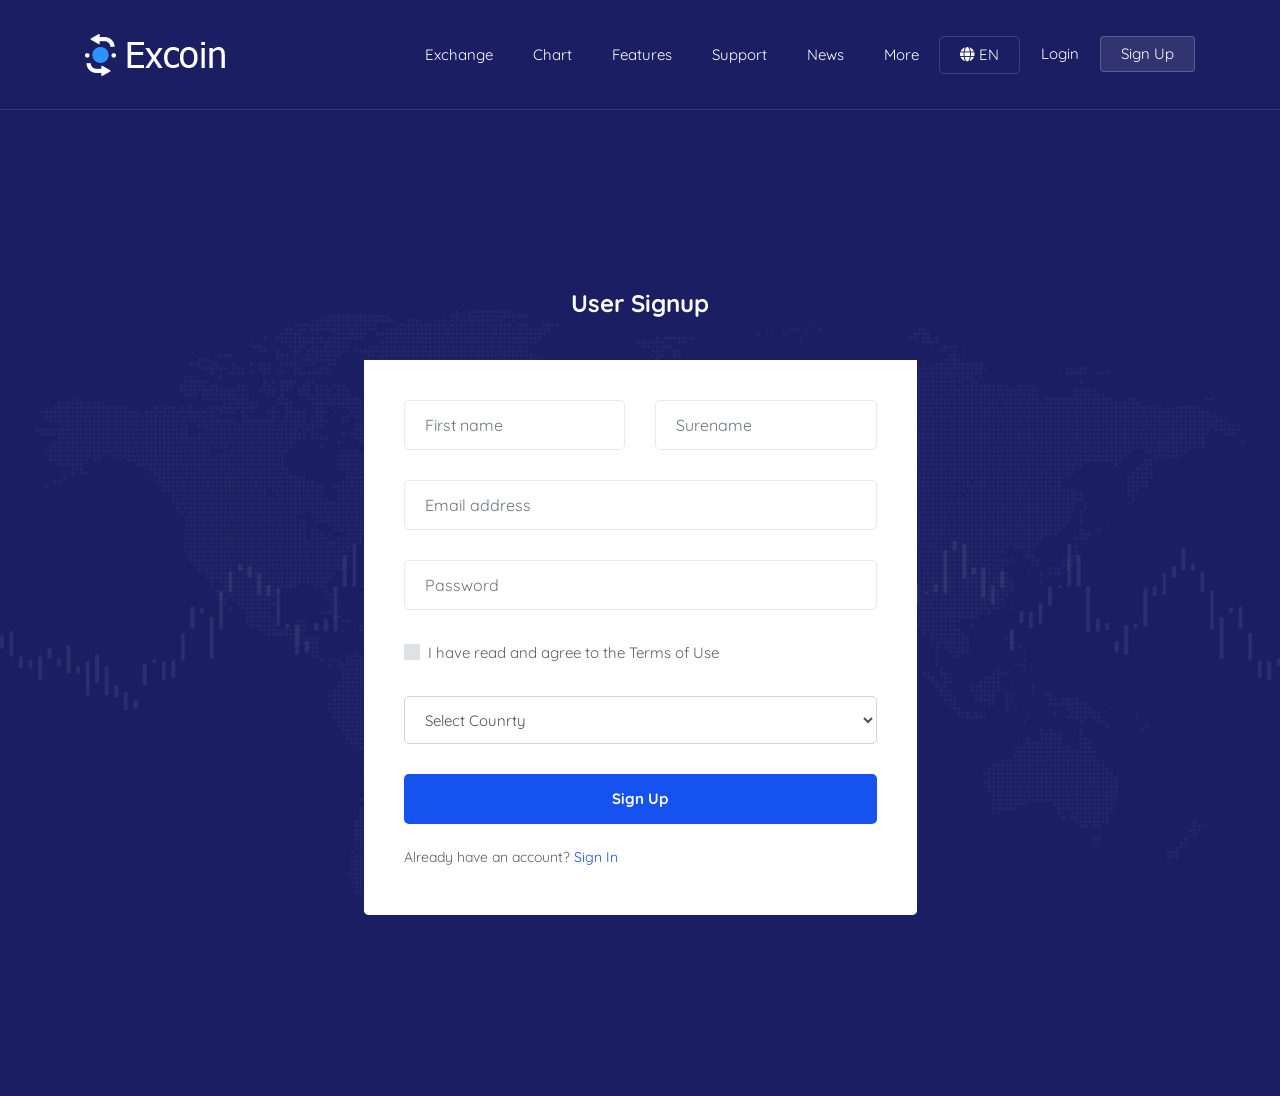
<file: signup.html>
<!DOCTYPE html>
<html lang="en">
<head>
  <meta charset="UTF-8">
  <meta name="viewport" content="width=device-width, initial-scale=1">
  <link href="https://fonts.googleapis.com/css?family=Quicksand" rel="stylesheet">
  <link rel="stylesheet" href="./assets/css/bootstrap.min.css">
  <link rel="stylesheet" href="./assets/css/fontawesome-all.min.css">
  <link rel="stylesheet" href="./assets/css/themify-icons.css">
  <link rel="stylesheet" href="./assets/css/slick.css">
  <link rel="stylesheet" href="./css/style.css">
  <link rel="stylesheet" href="./css/responsive.css">
  <title>Excoin cryptowatch</title>
</head>
<body>
    <div class="user-login-signup-section modal-container">
        <nav class="navbar main-nav navbar-expand-lg">
            <div class="container">
                <a class="navbar-brand" href="index.html">
                    <img class="navbar-logo" src="images/logo.png" alt="..."/>
                </a>
                <button class="navbar-toggler collapsed" type="button" data-toggle="collapse" data-target="#navbarSupportedContent" aria-controls="navbarSupportedContent" aria-expanded="false" aria-label="Toggle navigation">
                    <span class="navbar-toggler-icon"></span>
                </button>
                <div class="collapse navbar-collapse" id="navbarSupportedContent">
                    <ul class="navbar-nav ml-auto">
                        <li class="nav-item dropdown">
                            <a class="nav-link" href="exchange-one.html">Exchange </a>
                            <ul class="dropdown-menu">
                                <li class="nav-item"><a class="nav-link" href="exchange-one.html">Exchange Default</a></li>
                                <li class="nav-item"><a class="nav-link" href="exchange-two.html">Exchange Full</a></li>
                                <li class="nav-item"><a class="nav-link" href="exchange-three.html">Exchange Dark</a></li>
                            </ul>
                        </li>
                        <li class="nav-item"><a class="nav-link" href="chart.html">Chart</a></li>
                        <li class="nav-item"><a class="nav-link" href="features.html">Features</a></li>
                        <li class="nav-item dropdown">
                            <a class="nav-link" href="#">Support</a>
                            <ul class="dropdown-menu">
                                <li class="nav-item"><a class="nav-link" href="support.html">Support Default</a></li>
                                <li class="nav-item"><a class="nav-link" href="support-details.html">Support Details</a></li>
                            </ul>
                        </li>
                        <li class="nav-item dropdown">
                            <a class="nav-link" href="#">News</a>
                            <ul class="dropdown-menu">
                                <li class="nav-item"><a class="nav-link" href="latest-news.html">Latest News</a></li>
                                <li class="nav-item"><a class="nav-link" href="news-details.html">News Details</a></li>
                            </ul>
                        </li>
                        <li class="nav-item dropdown">
                            <a class="nav-link" href="#">More</a>
                            <ul class="dropdown-menu">
                                <li class="nav-item"><a class="nav-link" href="faq.html">Faq</a></li>
                                <li class="nav-item"><a class="nav-link" href="how-work.html">How Work</a></li>
                                <li class="nav-item"><a class="nav-link" href="contact.html">Contact Us</a></li>
                            </ul>
                        </li>
                        <li class="nav-item dropdown language-option">
                            <a class="nav-link" href="#">
                                <i class="fas fa-globe"></i> EN
                            </a>
                            <ul class="dropdown-menu">
                                <li class="nav-item">
                                    <a class="nav-link" href="#">
                                            <i class="fab fa-buysellads"></i> US
                                    </a>
                                </li>
                                <li class="nav-item">
                                    <a class="nav-link" href="#">
                                        <i class="fas fa-lira-sign"></i> UK
                                    </a>
                                </li>
                            </ul>
                        </li>
                        <li class="nav-item button">
                            <a class="btn nav-link" href="login.html">Login</a>
                        </li>
                        <li class="nav-item button active">
                            <a class="btn nav-link" href="signup.html">Sign Up</a>
                        </li>
                    </ul>
                </div>
            </div>
            <!-- Modal -->
        </nav><!-- main-nav-block -->
        <div class="container">
            <div class="user-login-signup-form-wrap">
                <div class="modal-content">
					<h3>User Signup</h3>
                    <div class="modal-body">
                        <div class="user-connected-form-block">
                            <form class="user-connected-from user-signup-form">
                                <div class="row form-group">
                                    <div class="col">
                                        <input type="text" class="form-control" placeholder="First name">
                                    </div>
                                    <div class="col">
                                        <input type="text" class="form-control" placeholder="Surename">
                                    </div>
                                </div>
                                <div class="form-group">
                                    <input type="email" class="form-control" id="exampleInputEmail2" placeholder="Email address">
                                </div>
                                <div class="form-group">
                                    <input type="password" class="form-control" id="exampleInputPassword2" placeholder="Password">
                                </div>
                                <div class="form-group">
                                    <div class="custom-control custom-checkbox">
                                        <div class="custom-checkbox-wrap">
                                            <input type="checkbox" class="custom-control-input" id="customCheck2" name="example1">
                                            <label class="custom-control-label" for="customCheck2">I have read and agree to the <a href="#">Terms of Use</a></label>
                                        </div>
                                    </div>
                                </div>
                                <div class="form-group">
                                    <select class="form-control form-control-lg">
                                        <option>Select Counrty</option>
                                        <option>USA</option>
                                        <option>UK</option>
                                        <option>UAE</option>
                                    </select>
                                </div>
                                <button type="submit" class="btn btn-default">Sign Up</button>
                            </form>
                            <p>Already have an account?   <a href="#"> Sign In</a></p>
                        </div><!-- create-account-block -->
                    </div>
                </div>
            </div><!-- user-login-signup-form-wrap -->
        </div>
    </div><!-- user-login-signup-section -->
    <script src="./assets/js/jquery-1.12.4.min.js"></script>
    <script src="./assets/js/popper.min.js"></script>
    <script src="./assets/js/bootstrap.min.js"></script>
    <script src="./assets/js/slick.min.js"></script>
    <script src="./assets/js/jquery.peity.min.js"></script>
    <script src="./assets/js/jquery.slimscroll.min.js"></script>
    <script src="./js/custom.js"></script>
</body>
</html>
</file>
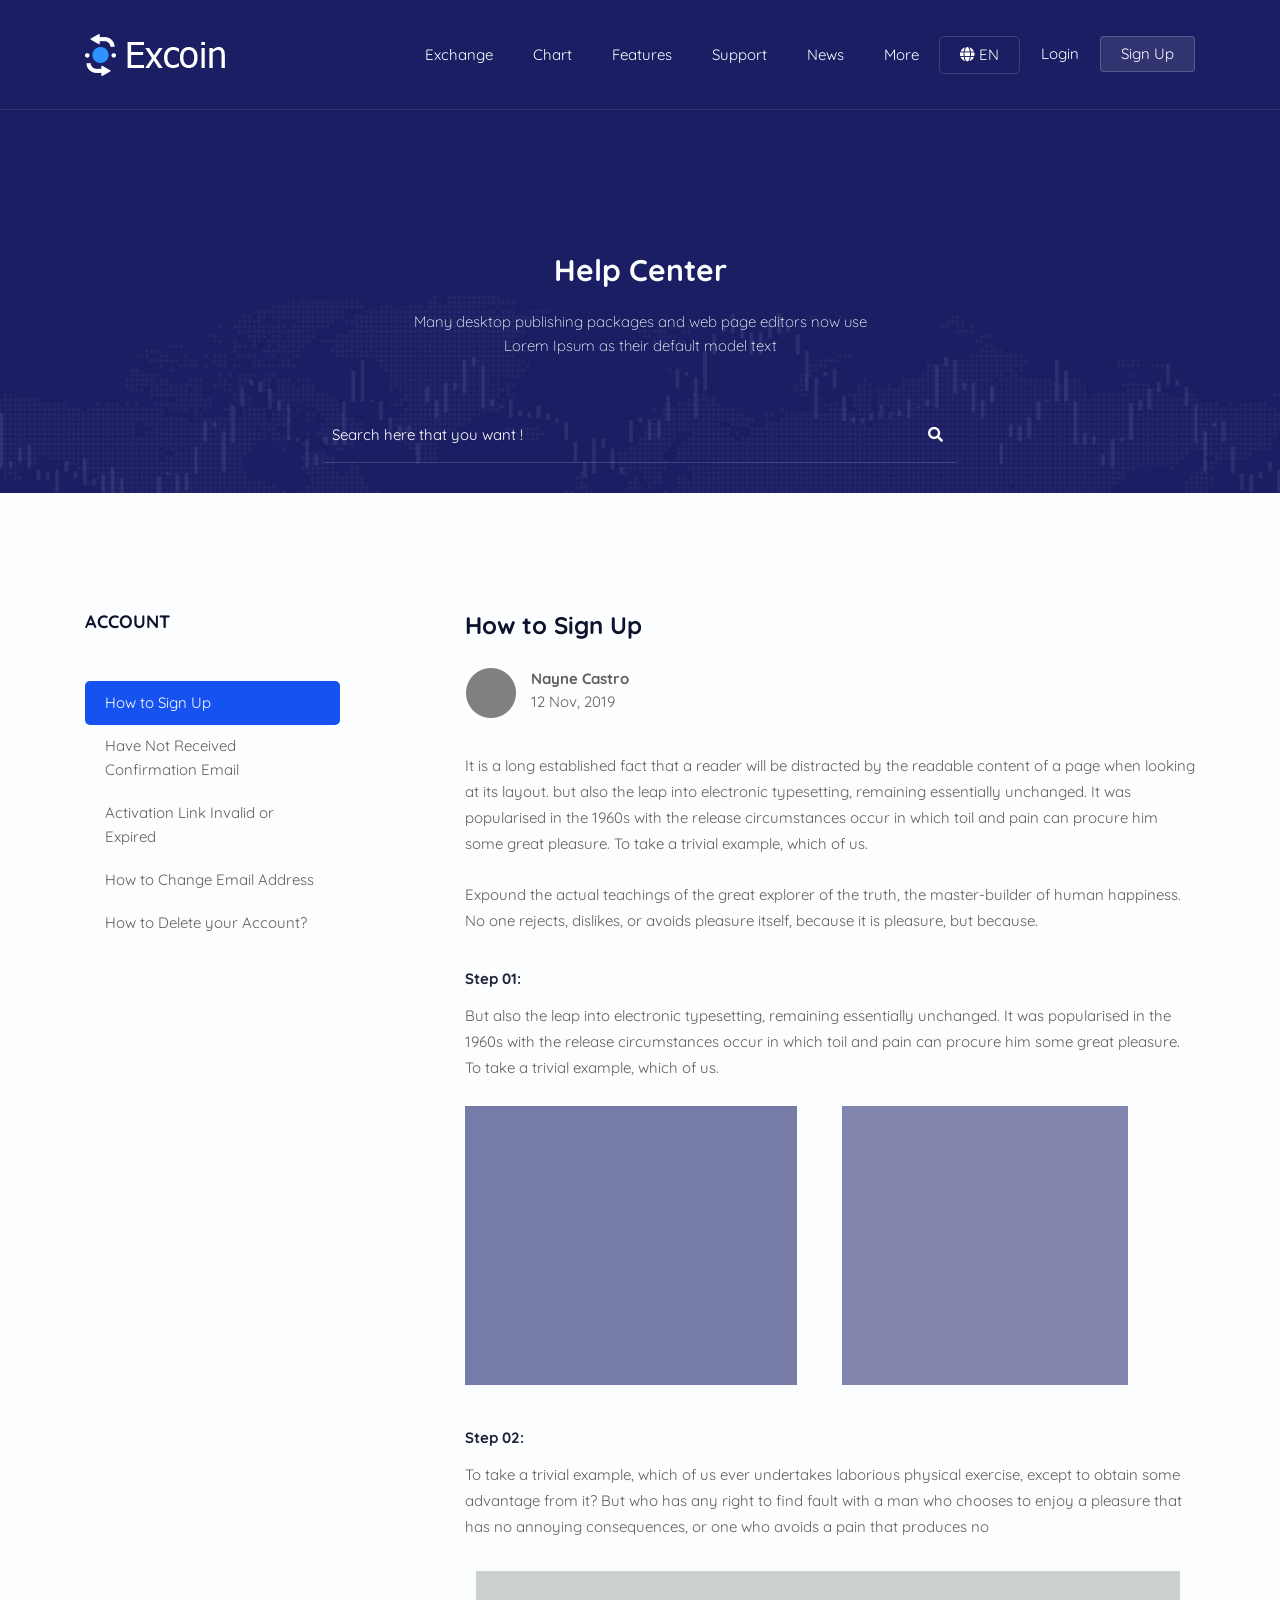
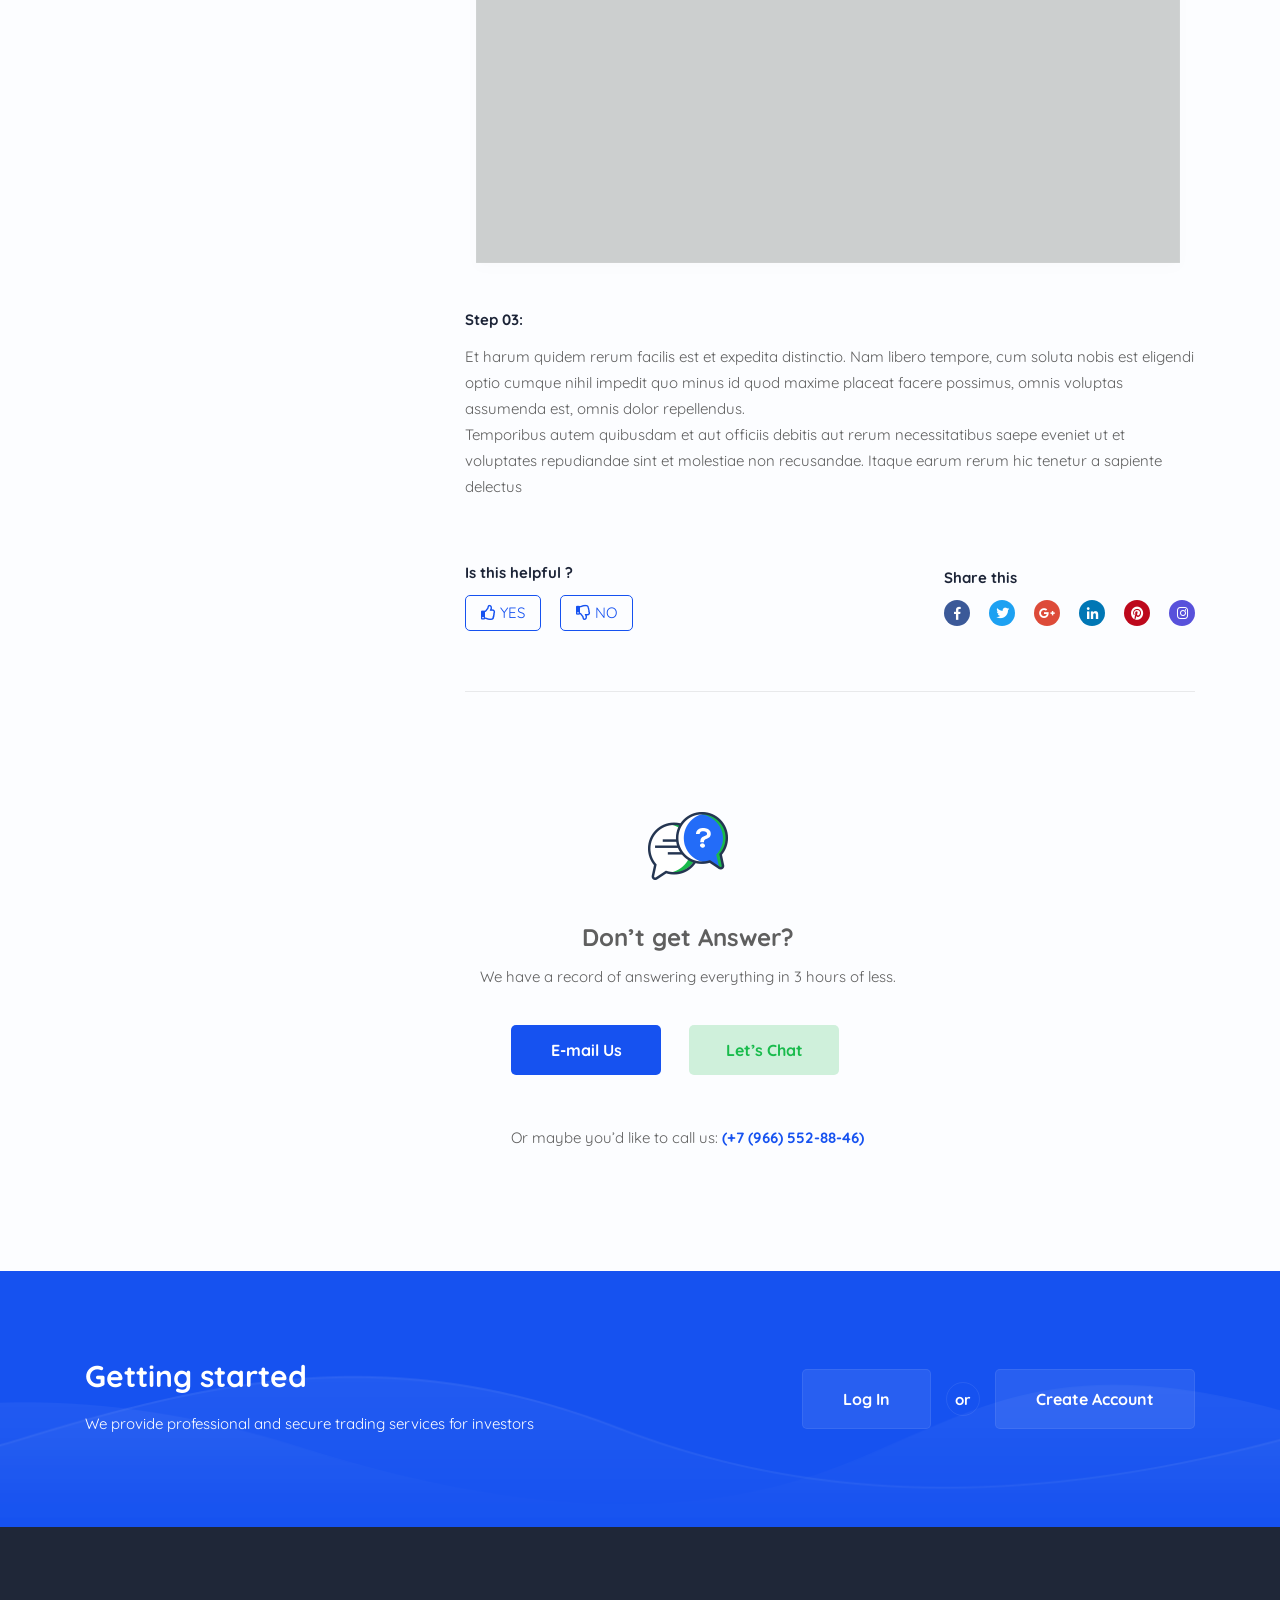
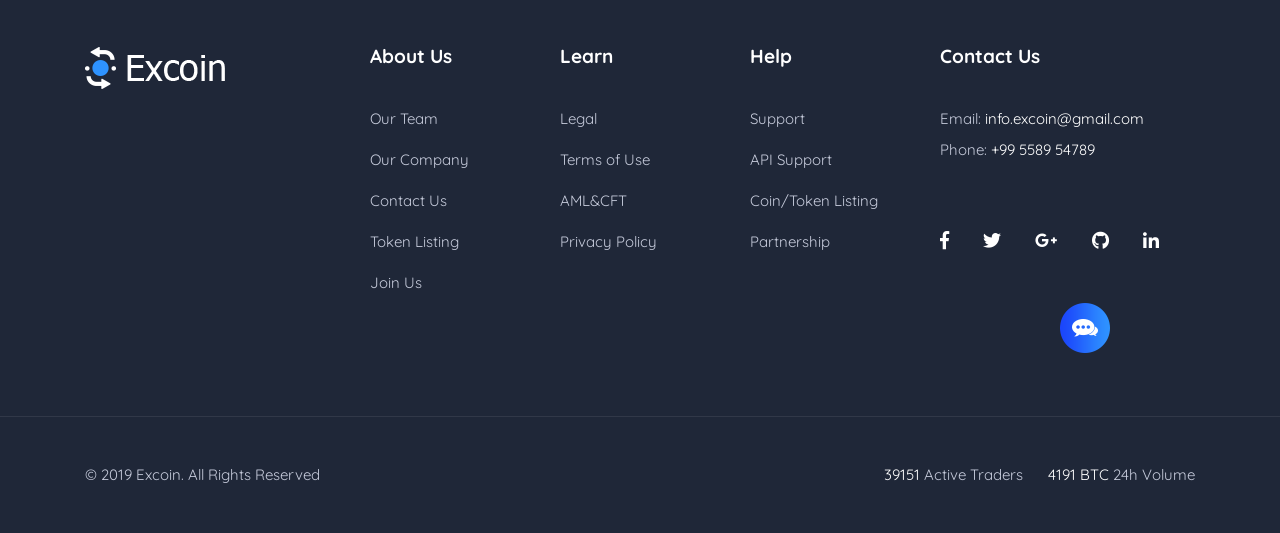
<file: support-details.html>
<!DOCTYPE html>
<html lang="en">
<head>
  <meta charset="UTF-8">
  <meta name="viewport" content="width=device-width, initial-scale=1">
  <link href="https://fonts.googleapis.com/css?family=Quicksand" rel="stylesheet">
  <link rel="stylesheet" href="./assets/css/bootstrap.min.css">
  <link rel="stylesheet" href="./assets/css/fontawesome-all.min.css">
  <link rel="stylesheet" href="./assets/css/themify-icons.css">
  <link rel="stylesheet" href="./assets/css/slick.css">
  <link rel="stylesheet" href="./css/style.css">
  <link rel="stylesheet" href="./css/responsive.css">
  <title>Excoin cryptowatch</title>
</head>
<body>
    <div class="subheader">
        <nav class="navbar main-nav navbar-expand-lg">
            <div class="container">
                <a class="navbar-brand" href="index.html">
                    <img class="navbar-logo" src="images/logo.png" alt="..."/>
                </a>
                <button class="navbar-toggler collapsed" type="button" data-toggle="collapse" data-target="#navbarSupportedContent" aria-controls="navbarSupportedContent" aria-expanded="false" aria-label="Toggle navigation">
                    <span class="navbar-toggler-icon"></span>
                </button>
                <div class="collapse navbar-collapse" id="navbarSupportedContent">
                    <ul class="navbar-nav ml-auto">
                        <li class="nav-item dropdown">
                            <a class="nav-link" href="exchange-one.html">Exchange </a>
                            <ul class="dropdown-menu">
                                <li class="nav-item"><a class="nav-link" href="exchange-one.html">Exchange Default</a></li>
                                <li class="nav-item"><a class="nav-link" href="exchange-two.html">Exchange Full</a></li>
                                <li class="nav-item"><a class="nav-link" href="exchange-three.html">Exchange Dark</a></li>
                            </ul>
                        </li>
                        <li class="nav-item"><a class="nav-link" href="chart.html">Chart</a></li>
                        <li class="nav-item"><a class="nav-link" href="features.html">Features</a></li>
                        <li class="nav-item dropdown">
                            <a class="nav-link" href="#">Support</a>
                            <ul class="dropdown-menu">
                                <li class="nav-item"><a class="nav-link" href="support.html">Support Default</a></li>
                                <li class="nav-item"><a class="nav-link" href="support-details.html">Support Details</a></li>
                            </ul>
                        </li>
                        <li class="nav-item dropdown">
                            <a class="nav-link" href="#">News</a>
                            <ul class="dropdown-menu">
                                <li class="nav-item"><a class="nav-link" href="latest-news.html">Latest News</a></li>
                                <li class="nav-item"><a class="nav-link" href="news-details.html">News Details</a></li>
                            </ul>
                        </li>
                        <li class="nav-item dropdown">
                            <a class="nav-link" href="#">More</a>
                            <ul class="dropdown-menu">
                                <li class="nav-item"><a class="nav-link" href="faq.html">Faq</a></li>
                                <li class="nav-item"><a class="nav-link" href="how-work.html">How Work</a></li>
                                <li class="nav-item"><a class="nav-link" href="contact.html">Contact Us</a></li>
                            </ul>
                        </li>
                        <li class="nav-item dropdown language-option">
                            <a class="nav-link" href="#">
                                <i class="fas fa-globe"></i> EN
                            </a>
                            <ul class="dropdown-menu">
                                <li class="nav-item">
                                    <a class="nav-link" href="#">
                                            <i class="fab fa-buysellads"></i> US
                                    </a>
                                </li>
                                <li class="nav-item">
                                    <a class="nav-link" href="#">
                                        <i class="fas fa-lira-sign"></i> UK
                                    </a>
                                </li>
                            </ul>
                        </li>
                        <li class="nav-item button">
                            <a class="btn nav-link" href="login.html">Login</a>
                        </li>
                        <li class="nav-item button active">
                            <a class="btn nav-link" href="signup.html">Sign Up</a>
                        </li>
                    </ul>
                </div>
            </div>
            <!-- Modal -->
        </nav><!-- main-nav-block -->
        <div class="container">
            <div class="row">
                <div class="col">
                    <div class="subheader-wrapper">
                        <h3>Help Center</h3>
                        <p>
                            Many desktop publishing packages and web page editors now use <br>
                            Lorem Ipsum as their default model text
                        </p>
                    </div>
                </div>
            </div>
        </div>
        <form action="#" method="get" class="subheader-search search-form">
            <div class="input-box">
                <input type="text" value="" required="" name="s" class="form-control" placeholder="Search here that you want !">
                <button type="submit"><i class="fa fa-search"></i></button>
            </div>
        </form>
    </div><!-- sub-header -->
    <div class="support-details-section">
        <div class="container">
            <div class="row">
                <div class="col-lg-3 col-md-4">
                    <div class="support-details-tab-nav">
                        <h4>ACCOUNT</h4>
                        <nav class="support-list">
                            <ul class="nav nav-tabs nav-fill" id="nav-tab" role="tablist">
                                <li class="nav-item">
                                    <a class="nav-link active" href="#nav_signUp" role="tab" data-toggle="tab">
                                        How to Sign Up
                                    </a>
                                </li>
                                <li class="nav-item">
                                    <a class="nav-link" href="#nav_confimationEmail" role="tab" data-toggle="tab">
                                        Have Not Received Confirmation 
                                        Email
                                    </a>
                                </li>
                                <li class="nav-item">
                                    <a class="nav-link" href="#nav_invalidLink" role="tab" data-toggle="tab">
                                        Activation Link Invalid or Expired
                                    </a>
                                </li>
                                <li class="nav-item">
                                    <a class="nav-link" href="#nav_changeEmail" role="tab" data-toggle="tab">
                                        How to Change  Email Address
                                    </a>
                                </li>
                                <li class="nav-item">
                                    <a class="nav-link" href="#nav_deleteAccount" role="tab" data-toggle="tab">
                                        How to Delete your Account?
                                    </a>
                                </li>
                            </ul>
                        </nav>
                    </div>
                </div>
                <div class="offset-lg-1 col-lg-8 col-md-8">
                    <div class="tab-content support-details-tab-content-wrap">
                        <div role="tabpanel" class="tab-pane fade show active" id="nav_signUp">
                            <div class="support-details-content">
                                <h4 class="sp-title">How to Sign Up</h4>
                                <div class="supporter-details">
                                    <div>
                                        <img src="./images/support-details/1.png" alt="img" class="img-responsive">
                                    </div>
                                    <div class="sp-info">
                                        <h5>Nayne Castro</h5>
                                        <span>
                                            12 Nov, 2019
                                        </span>
                                    </div>
                                </div>
                                <div class="support-entry-block">
                                    <p>
                                        It is a long established fact that a reader will be distracted by the readable content 
                                        of a page when looking at its layout.  but also the leap into electronic typesetting, 
                                        remaining essentially unchanged. It was popularised in the 1960s with the release  
                                        circumstances occur in which toil and pain can procure him some great pleasure. 
                                        To take a trivial example, which of us.
                                    </p>
                                    <p>
                                        Expound the actual teachings of the great explorer of the truth, the master-builder of human happiness. 
                                        No one rejects, dislikes, or avoids pleasure itself, because it is pleasure, but because.
                                    </p>
                                </div>
                                <div class="details-support-steps account-support-block">
                                    <h5>Step 01:</h5>
                                    <p>
                                        But also the leap into electronic typesetting, remaining essentially unchanged. 
                                        It was popularised in the 1960s with the release  circumstances occur in which 
                                        toil and pain can procure him some great pleasure. 
                                        To take a trivial example, which of us.
                                    </p>
                                    <div class="account-support-img-block double-img">
                                        <div>
                                            <img src="./images/support-details/6.jpg" alt="img" class="img-responsive">
                                        </div>
                                        <div>
                                            <img src="./images/support-details/7.jpg" alt="img" class="img-responsive">
                                        </div>
                                    </div>
                                </div>
                                <div class="details-support-steps chart-support-block">
                                    <h5>Step 02:</h5>
                                    <p>
                                        To take a trivial example, which of us ever undertakes laborious physical exercise, 
                                        except to obtain some advantage from it? But who has any right to find fault with a 
                                        man who chooses to enjoy a pleasure that has no annoying consequences, or one who 
                                        avoids a pain that produces no 
                                    </p>
                                    <div class="account-support-img-block">
                                        <img src="./images/support-details/16.png" alt="img" class="img-responsive">
                                    </div>
                                </div>
                                <div class="details-support-steps last-support-block">
                                    <h5>Step 03:</h5>
                                    <p>
                                        Et harum quidem rerum facilis est et expedita distinctio. Nam libero tempore, cum soluta 
                                        nobis est eligendi optio cumque nihil impedit quo minus id quod maxime placeat facere 
                                        possimus, omnis voluptas assumenda est, omnis dolor repellendus. <br>
                                        Temporibus autem quibusdam et aut officiis debitis aut rerum necessitatibus saepe eveniet ut et voluptates 
                                        repudiandae sint et molestiae non recusandae. Itaque earum rerum hic tenetur a sapiente delectus
                                    </p>
                                </div>
                            </div><!-- support-details-content -->
                        </div>
                        <div role="tabpanel" class="tab-pane fade" id="nav_confimationEmail">
                            <div class="support-details-content">
                                <h4 class="sp-title">Have Not Received Confirmation Email</h4>
                                <div class="supporter-details">
                                    <div>
                                        <img src="./images/support-details/2.png" alt="img" class="img-responsive">
                                    </div>
                                    <div class="sp-info">
                                        <h5>Nayne Castro</h5>
                                        <span>
                                            12 Nov, 2019
                                        </span>
                                    </div>
                                </div>
                                <div class="support-entry-block">
                                    <p>
                                        It is a long established fact that a reader will be distracted by the readable content 
                                        of a page when looking at its layout.  but also the leap into electronic typesetting, 
                                        remaining essentially unchanged. It was popularised in the 1960s with the release  
                                        circumstances occur in which toil and pain can procure him some great pleasure. 
                                        To take a trivial example, which of us.
                                    </p>
                                    <p>
                                        Expound the actual teachings of the great explorer of the truth, the master-builder of human happiness. 
                                        No one rejects, dislikes, or avoids pleasure itself, because it is pleasure, but because.
                                    </p>
                                </div>
                                <div class="details-support-steps account-support-block">
                                    <h5>Step 01:</h5>
                                    <p>
                                        But also the leap into electronic typesetting, remaining essentially unchanged. 
                                        It was popularised in the 1960s with the release  circumstances occur in which 
                                        toil and pain can procure him some great pleasure. 
                                        To take a trivial example, which of us.
                                    </p>
                                    <div class="account-support-img-block double-img">
                                        <div>
                                            <img src="./images/support-details/8.jpg" alt="img" class="img-responsive">
                                        </div>
                                        <div>
                                            <img src="./images/support-details/9.jpg" alt="img" class="img-responsive">
                                        </div>
                                    </div>
                                </div>
                                <div class="details-support-steps">
                                    <h5>Step 02:</h5>
                                    <p>
                                        To take a trivial example, which of us ever undertakes laborious physical exercise, 
                                        except to obtain some advantage from it? But who has any right to find fault with a 
                                        man who chooses to enjoy a pleasure that has no annoying consequences, or one who 
                                        avoids a pain that produces no 
                                    </p>
                                    <div class="account-support-img-block">
                                        <img src="./images/support-details/17.png" alt="img" class="img-responsive">
                                    </div>
                                </div>
                                <div class="details-support-steps">
                                    <h5>Step 03:</h5>
                                    <p>
                                        Et harum quidem rerum facilis est et expedita distinctio. Nam libero tempore, cum soluta 
                                        nobis est eligendi optio cumque nihil impedit quo minus id quod maxime placeat facere 
                                        possimus, omnis voluptas assumenda est, omnis dolor repellendus. <br>
                                        Temporibus autem quibusdam et aut officiis debitis aut rerum necessitatibus saepe eveniet ut et voluptates 
                                        repudiandae sint et molestiae non recusandae. Itaque earum rerum hic tenetur a sapiente delectus
                                    </p>
                                </div>
                            </div><!-- support-details-content -->
                        </div>
                        <div role="tabpanel" class="tab-pane fade" id="nav_invalidLink">
                            <div class="support-details-content">
                                <h4 class="sp-title">Activation Link Invalid or Expired</h4>
                                <div class="supporter-details">
                                    <div>
                                        <img src="./images/support-details/3.png" alt="img" class="img-responsive">
                                    </div>
                                    <div class="sp-info">
                                        <h5>Nayne Castro</h5>
                                        <span>
                                            12 Nov, 2019
                                        </span>
                                    </div>
                                </div>
                                <div class="support-entry-block">
                                    <p>
                                        It is a long established fact that a reader will be distracted by the readable content 
                                        of a page when looking at its layout.  but also the leap into electronic typesetting, 
                                        remaining essentially unchanged. It was popularised in the 1960s with the release  
                                        circumstances occur in which toil and pain can procure him some great pleasure. 
                                        To take a trivial example, which of us.
                                    </p>
                                    <p>
                                        Expound the actual teachings of the great explorer of the truth, the master-builder of human happiness. 
                                        No one rejects, dislikes, or avoids pleasure itself, because it is pleasure, but because.
                                    </p>
                                </div>
                                <div class="details-support-steps account-support-block">
                                    <h5>Step 01:</h5>
                                    <p>
                                        But also the leap into electronic typesetting, remaining essentially unchanged. 
                                        It was popularised in the 1960s with the release  circumstances occur in which 
                                        toil and pain can procure him some great pleasure. 
                                        To take a trivial example, which of us.
                                    </p>
                                    <div class="account-support-img-block double-img">
                                        <div>
                                            <img src="./images/support-details/10.jpg" alt="img" class="img-responsive">
                                        </div>
                                        <div>
                                            <img src="./images/support-details/11.jpg" alt="img" class="img-responsive">
                                        </div>
                                    </div>
                                </div>
                                <div class="details-support-steps">
                                    <h5>Step 02:</h5>
                                    <p>
                                        To take a trivial example, which of us ever undertakes laborious physical exercise, 
                                        except to obtain some advantage from it? But who has any right to find fault with a 
                                        man who chooses to enjoy a pleasure that has no annoying consequences, or one who 
                                        avoids a pain that produces no 
                                    </p>
                                    <div class="account-support-img-block">
                                        <img src="./images/support-details/18.png" alt="img" class="img-responsive">
                                    </div>
                                </div>
                                <div class="details-support-steps">
                                    <h5>Step 03:</h5>
                                    <p>
                                        Et harum quidem rerum facilis est et expedita distinctio. Nam libero tempore, cum soluta 
                                        nobis est eligendi optio cumque nihil impedit quo minus id quod maxime placeat facere 
                                        possimus, omnis voluptas assumenda est, omnis dolor repellendus. <br>
                                        Temporibus autem quibusdam et aut officiis debitis aut rerum necessitatibus saepe eveniet ut et voluptates 
                                        repudiandae sint et molestiae non recusandae. Itaque earum rerum hic tenetur a sapiente delectus
                                    </p>
                                </div>
                            </div><!-- support-details-content -->
                        </div>
                        <div role="tabpanel" class="tab-pane fade" id="nav_changeEmail">
                            <div class="support-details-content">
                                <h4 class="sp-title">How to Change  Email Address</h4>
                                <div class="supporter-details">
                                    <div>
                                        <img src="./images/support-details/4.png" alt="img" class="img-responsive">
                                    </div>
                                    <div class="sp-info">
                                        <h5>Nayne Castro</h5>
                                        <span>
                                            12 Nov, 2019
                                        </span>
                                    </div>
                                </div>
                                <div class="support-entry-block">
                                    <p>
                                        It is a long established fact that a reader will be distracted by the readable content 
                                        of a page when looking at its layout.  but also the leap into electronic typesetting, 
                                        remaining essentially unchanged. It was popularised in the 1960s with the release  
                                        circumstances occur in which toil and pain can procure him some great pleasure. 
                                        To take a trivial example, which of us.
                                    </p>
                                    <p>
                                        Expound the actual teachings of the great explorer of the truth, the master-builder of human happiness. 
                                        No one rejects, dislikes, or avoids pleasure itself, because it is pleasure, but because.
                                    </p>
                                </div>
                                <div class="details-support-steps account-support-block">
                                    <h5>Step 01:</h5>
                                    <p>
                                        But also the leap into electronic typesetting, remaining essentially unchanged. 
                                        It was popularised in the 1960s with the release  circumstances occur in which 
                                        toil and pain can procure him some great pleasure. 
                                        To take a trivial example, which of us.
                                    </p>
                                    <div class="account-support-img-block double-img">
                                        <div>
                                            <img src="./images/support-details/12.jpg" alt="img" class="img-responsive">
                                        </div>
                                        <div>
                                            <img src="./images/support-details/13.jpg" alt="img" class="img-responsive">
                                        </div>
                                    </div>
                                </div>
                                <div class="details-support-steps">
                                    <h5>Step 02:</h5>
                                    <p>
                                        To take a trivial example, which of us ever undertakes laborious physical exercise, 
                                        except to obtain some advantage from it? But who has any right to find fault with a 
                                        man who chooses to enjoy a pleasure that has no annoying consequences, or one who 
                                        avoids a pain that produces no 
                                    </p>
                                    <div class="account-support-img-block">
                                        <img src="./images/support-details/19.png" alt="img" class="img-responsive">
                                    </div>
                                </div>
                                <div class="details-support-steps">
                                    <h5>Step 03:</h5>
                                    <p>
                                        Et harum quidem rerum facilis est et expedita distinctio. Nam libero tempore, cum soluta 
                                        nobis est eligendi optio cumque nihil impedit quo minus id quod maxime placeat facere 
                                        possimus, omnis voluptas assumenda est, omnis dolor repellendus. <br>
                                        Temporibus autem quibusdam et aut officiis debitis aut rerum necessitatibus saepe eveniet ut et voluptates 
                                        repudiandae sint et molestiae non recusandae. Itaque earum rerum hic tenetur a sapiente delectus
                                    </p>
                                </div>
                            </div><!-- support-details-content -->
                        </div>
                        <div role="tabpanel" class="tab-pane fade" id="nav_deleteAccount">
                            <div class="support-details-content">
                                <h4 class="sp-title">How to Delete your Account?</h4>
                                <div class="supporter-details">
                                    <div>
                                        <img src="./images/support-details/5.png" alt="img" class="img-responsive">
                                    </div>
                                    <div class="sp-info">
                                        <h5>Nayne Castro</h5>
                                        <span>
                                            12 Nov, 2019
                                        </span>
                                    </div>
                                </div>
                                <div class="support-entry-block">
                                    <p>
                                        It is a long established fact that a reader will be distracted by the readable content 
                                        of a page when looking at its layout.  but also the leap into electronic typesetting, 
                                        remaining essentially unchanged. It was popularised in the 1960s with the release  
                                        circumstances occur in which toil and pain can procure him some great pleasure. 
                                        To take a trivial example, which of us.
                                    </p>
                                    <p>
                                        Expound the actual teachings of the great explorer of the truth, the master-builder of human happiness. 
                                        No one rejects, dislikes, or avoids pleasure itself, because it is pleasure, but because.
                                    </p>
                                </div>
                                <div class="details-support-steps account-support-block">
                                    <h5>Step 01:</h5>
                                    <p>
                                        But also the leap into electronic typesetting, remaining essentially unchanged. 
                                        It was popularised in the 1960s with the release  circumstances occur in which 
                                        toil and pain can procure him some great pleasure. 
                                        To take a trivial example, which of us.
                                    </p>
                                    <div class="account-support-img-block double-img">
                                        <div>
                                            <img src="./images/support-details/14.jpg" alt="img" class="img-responsive">
                                        </div>
                                        <div>
                                            <img src="./images/support-details/15.jpg" alt="img" class="img-responsive">
                                        </div>
                                    </div>
                                </div>
                                <div class="details-support-steps">
                                    <h5>Step 02:</h5>
                                    <p>
                                        To take a trivial example, which of us ever undertakes laborious physical exercise, 
                                        except to obtain some advantage from it? But who has any right to find fault with a 
                                        man who chooses to enjoy a pleasure that has no annoying consequences, or one who 
                                        avoids a pain that produces no 
                                    </p>
                                    <div class="account-support-img-block">
                                        <img src="./images/support-details/20.png" alt="img" class="img-responsive">
                                    </div>
                                </div>
                                <div class="details-support-steps">
                                    <h5>Step 03:</h5>
                                    <p>
                                        Et harum quidem rerum facilis est et expedita distinctio. Nam libero tempore, cum soluta 
                                        nobis est eligendi optio cumque nihil impedit quo minus id quod maxime placeat facere 
                                        possimus, omnis voluptas assumenda est, omnis dolor repellendus. <br>
                                        Temporibus autem quibusdam et aut officiis debitis aut rerum necessitatibus saepe eveniet ut et voluptates 
                                        repudiandae sint et molestiae non recusandae. Itaque earum rerum hic tenetur a sapiente delectus
                                    </p>
                                </div>
                            </div><!-- support-details-content -->
                        </div>
                    </div><!-- support-details-tab-content-wrap -->
                    <div class="support-details-footer">
                        <div class="ishelpful-block">
                            <h5>
                                Is this helpful ?
                            </h5>
                            <ul class="ishelpful-list">
                                <li>
                                    <a href="#">
                                        <i class="far fa-thumbs-up"></i>
                                        Yes
                                    </a>
                                </li>
                                <li>
                                    <a href="#">
                                        <i class="far fa-thumbs-down"></i>
                                       no
                                    </a>
                                </li>
                            </ul>
                        </div><!-- ishelpful-block -->
                        <div class="post-share-block">
                            <h5>Share this</h5>
                            <ul class="social-share-list">
                                <li>
                                    <a href="#" class="faceboox">
                                        <i class="fab fa-facebook-f"></i>
                                    </a>
                                </li>
                                <li>
                                    <a href="#" class="twitter">
                                        <i class="fab fa-twitter"></i>
                                    </a>
                                </li>
                                <li>
                                    <a href="#" class="google-plus">
                                        <i class="fab fa-google-plus-g"></i>
                                    </a>
                                </li>
                                <li>
                                    <a href="#" class="linkdin">
                                        <i class="fab fa-linkedin-in"></i>
                                    </a>
                                </li>
                                <li>
                                    <a href="#" class="pinterest">
                                        <i class="fab fa-pinterest"></i>
                                    </a>
                                </li>
                                <li>
                                    <a href="#" class="instagram">
                                        <i class="fab fa-instagram"></i>
                                    </a>
                                </li>
                            </ul>
                        </div><!-- post-share-block -->
                    </div>
                </div>
                <div class="offset-lg-4 col-lg-5 offset-md-2 col-md-8">
                    <div class="qs-answer-section">
                        <img src="./images/others/30.png" alt="img" class="img-responsive">
                        <h4>Don’t get Answer?</h4>
                        <span>We have a record of answering everything in 3 hours of less.</span>
                        <div class="btn-group">
                            <button class="btn btn-default active">E-mail Us</button>
                            <button class="btn btn-default">Let’s Chat</button>
                        </div>
                        <p>Or maybe you’d like to call us:  <span>(+7 (966) 552-88-46)</span></p>
                    </div><!-- qs-answer-section -->
                </div>
            </div>
        </div>
    </div><!-- support-details-section -->
    <div class="colto-section">
        <div class="container">
            <div class="colto-content-wrap">
                <div class="colto-content">
                    <h3>Getting started</h3>
                    <p>We provide professional and secure trading services for investors</p>
                </div>
                <div class="colto-btn-group">
                    <button class="btn callto-btn">Log In</button>
                    <span>or</span>
                    <button class="btn callto-btn">Create Account</button>
                </div>
            </div>
        </div>
    </div><!-- colto-section -->
    <!-- Call to Action End -->
    <footer class="footer">
        <div class="footer-upper-section">
            <div class="container">
                <div class="row">
                    <div class="col-lg-3 col-md-4">
                        <div class="footer-logo">
                            <a href="#">
                                <img src="./images/logo.png" alt="img" class="img-responsive"/>
                            </a>
                        </div>
                    </div>
                    <div class="col-lg-2 col-md-4">
                        <div class="footer-info-list">
                            <h4>About Us</h4>
                            <ul>
                                <li><a href="#">Our Team</a></li>
                                <li><a href="#">Our Company</a></li>
                                <li><a href="#">Contact Us</a></li>
                                <li><a href="#">Token Listing</a></li>
                                <li><a href="#">Join Us</a></li>
                            </ul>
                        </div>
                    </div>
                    <div class="col-lg-2 col-md-4">
                        <div class="footer-info-list">
                            <h4>Learn</h4>
                            <ul>
                                <li><a href="#">Legal</a></li>
                                <li><a href="#">Terms of Use</a></li>
                                <li><a href="#">AML&CFT</a></li>
                                <li><a href="#">Privacy Policy</a></li>
                            </ul>
                        </div>
                    </div>
                    <div class="col-lg-2 col-md-4">
                        <div class="footer-info-list">
                            <h4>Help</h4>
                            <ul>
                                <li><a href="#">Support</a></li>
                                <li><a href="#">API Support</a></li>
                                <li><a href="#">Coin/Token Listing</a></li>
                                <li><a href="#">Partnership</a></li>
                            </ul>
                        </div>
                    </div>
                    <div class="col-lg-3 col-md-4">
                        <div class="footer-info-list">
                            <h4>Contact Us</h4>
                            <ul class="contact-info">
                                <li>Email:  <span>info.excoin@gmail.com</span></li>
                                <li>Phone:   <span>+99 5589 54789</span></li>
                            </ul>
                            <ul class="social-style-two">
                                <li>
                                    <a href="#">
                                        <i class="fab fa-facebook-f"></i>
                                    </a>
                                </li>
                                <li>
                                    <a href="#">
                                        <i class="fab fa-twitter"></i>
                                    </a>
                                </li>
                                <li>
                                    <a href="#">
                                        <i class="fab fa-google-plus-g"></i>
                                    </a>
                                </li>
                                <li>
                                    <a href="#">
                                        <i class="fab fa-github"></i>
                                    </a>
                                </li>
                                <li>
                                    <a href="#">
                                        <i class="fab fa-linkedin-in"></i>
                                    </a>
                                </li>
                            </ul>
                        </div>
                    </div>
                </div>
            </div>
            <div class="footer-icon-wrap">
                <a href="#">
                    <img src="./images/others/31.png" alt="img" class="img-responsive">
                </a>
            </div>
        </div>
        <div class="footer-bottom">
            <div class="container">
                <div class="footer-bottom-wrap">
                    <div class="trade-volume-block">
                        <ul>
                            <li>
                                <span>39151</span> Active Traders
                            </li>
                            <li>
                                <span>4191 BTC</span> 24h Volume
                            </li>
                        </ul>
                    </div>
                    <div class="copyright-text">
                        © 2019 <a href="#">Excoin</a>. All Rights Reserved
                    </div>
                </div>
            </div>
        </div>
    </footer>
    <script src="./assets/js/jquery-1.12.4.min.js"></script>
    <script src="./assets/js/popper.min.js"></script>
    <script src="./assets/js/bootstrap.min.js"></script>
    <script src="./assets/js/slick.min.js"></script>
    <script src="./assets/js/jquery.peity.min.js"></script>
    <script src="./assets/js/jquery.slimscroll.min.js"></script>
    <script src="./js/custom.js"></script>
</body>
</html>
</file>
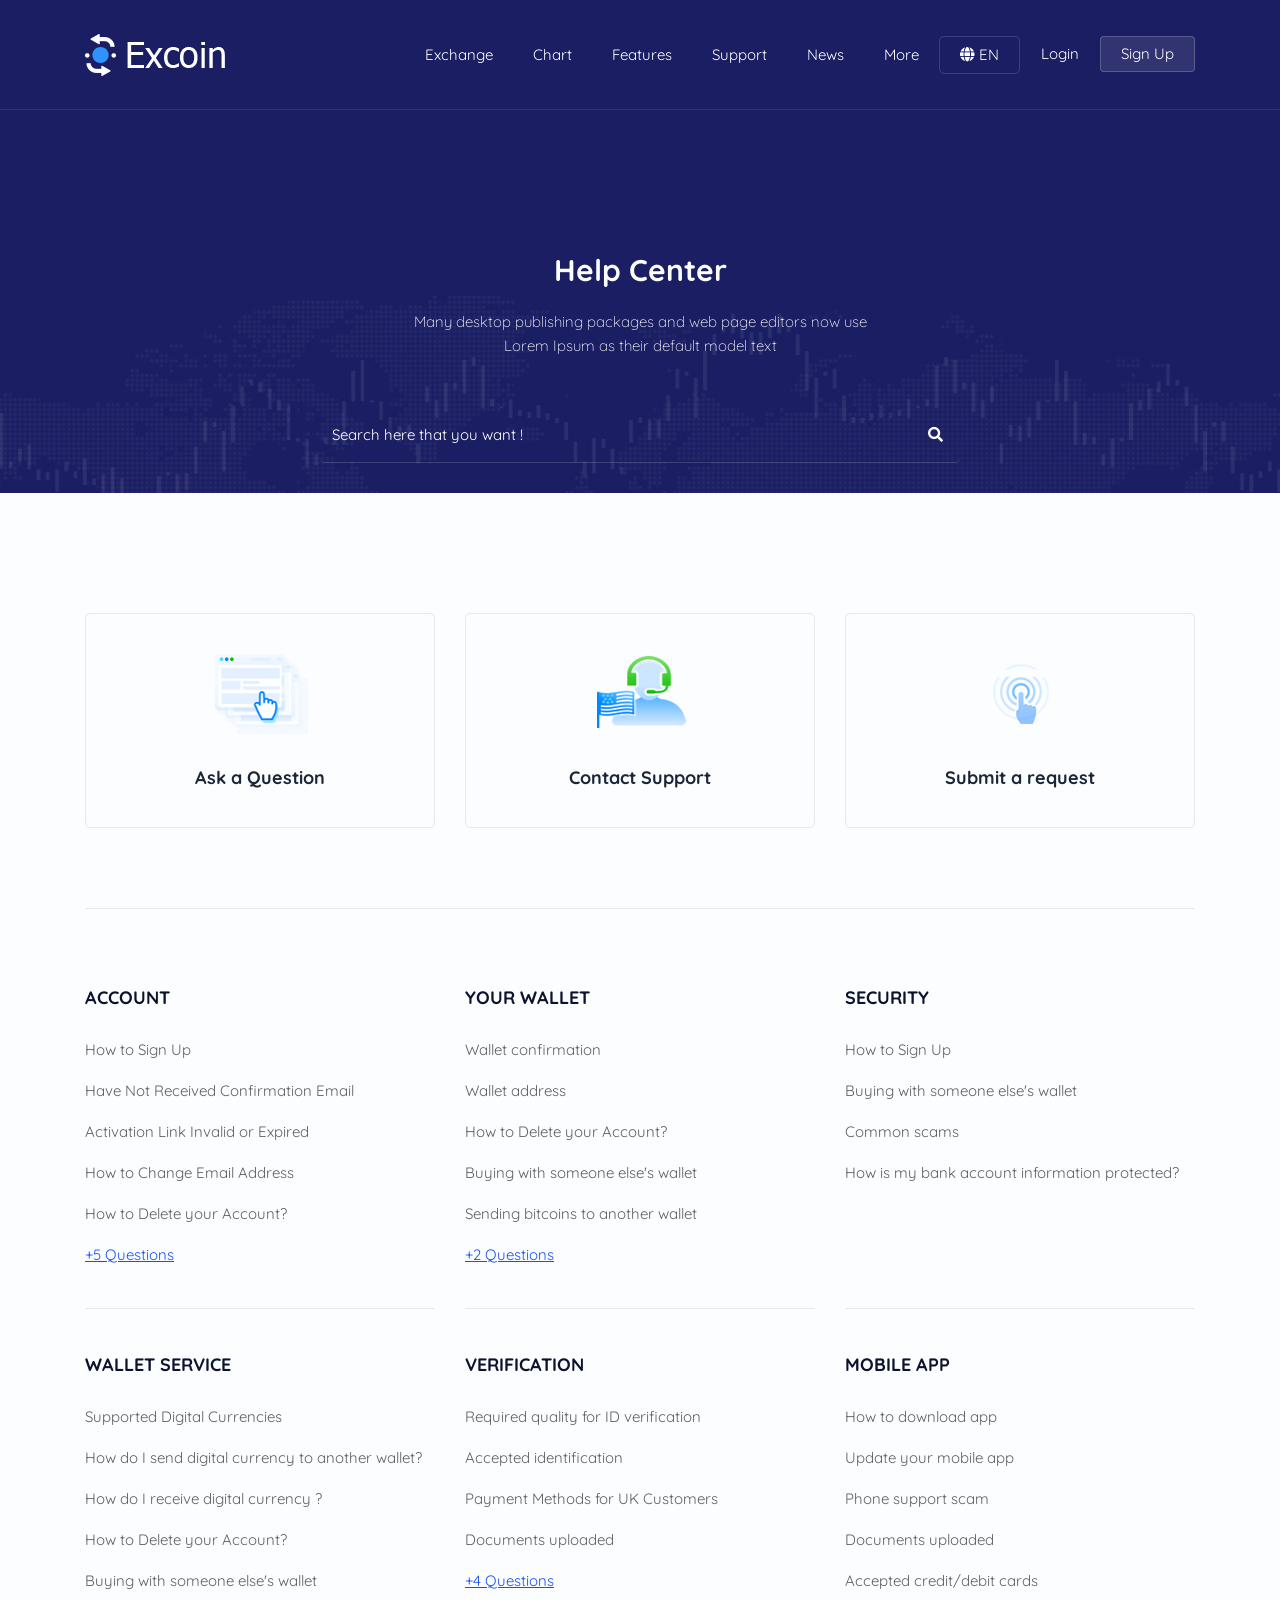
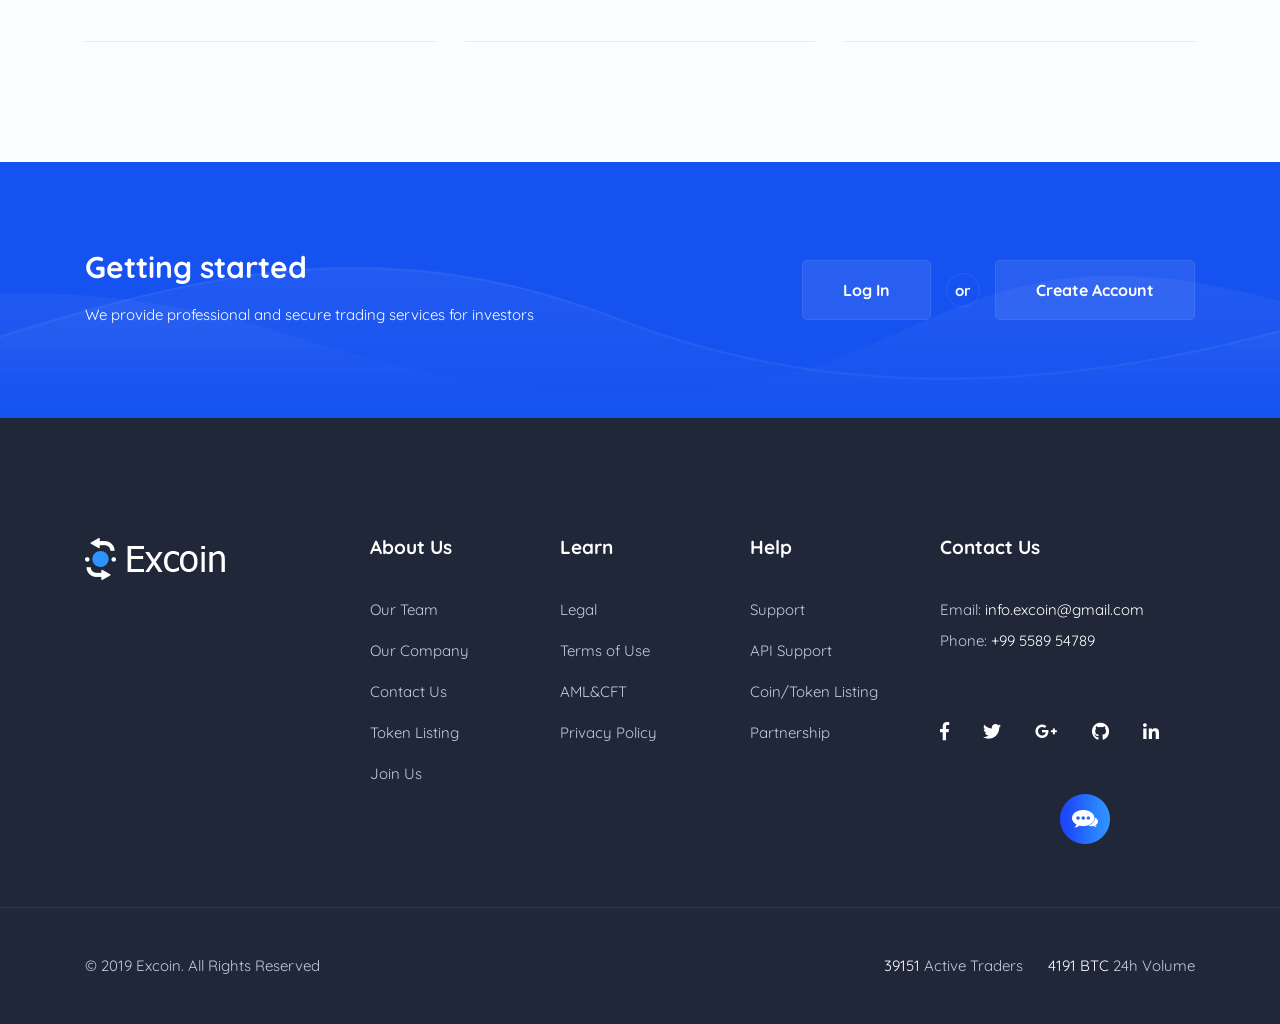
<file: support.html>
<!DOCTYPE html>
<html lang="en">
<head>
  <meta charset="UTF-8">
  <meta name="viewport" content="width=device-width, initial-scale=1">
  <link href="https://fonts.googleapis.com/css?family=Quicksand" rel="stylesheet">
  <link rel="stylesheet" href="./assets/css/bootstrap.min.css">
  <link rel="stylesheet" href="./assets/css/fontawesome-all.min.css">
  <link rel="stylesheet" href="./assets/css/themify-icons.css">
  <link rel="stylesheet" href="./assets/css/slick.css">
  <link rel="stylesheet" href="./css/style.css">
  <link rel="stylesheet" href="./css/responsive.css">
  <title>Excoin cryptowatch</title>
</head>
<body>
    <div class="subheader">
        <nav class="navbar main-nav navbar-expand-lg">
            <div class="container">
                <a class="navbar-brand" href="index.html">
                    <img class="navbar-logo" src="images/logo.png" alt="..."/>
                </a>
                <button class="navbar-toggler collapsed" type="button" data-toggle="collapse" data-target="#navbarSupportedContent" aria-controls="navbarSupportedContent" aria-expanded="false" aria-label="Toggle navigation">
                    <span class="navbar-toggler-icon"></span>
                </button>
                <div class="collapse navbar-collapse" id="navbarSupportedContent">
                    <ul class="navbar-nav ml-auto">
                        <li class="nav-item dropdown">
                            <a class="nav-link" href="exchange-one.html">Exchange </a>
                            <ul class="dropdown-menu">
                                <li class="nav-item"><a class="nav-link" href="exchange-one.html">Exchange Default</a></li>
                                <li class="nav-item"><a class="nav-link" href="exchange-two.html">Exchange Full</a></li>
                                <li class="nav-item"><a class="nav-link" href="exchange-three.html">Exchange Dark</a></li>
                            </ul>
                        </li>
                        <li class="nav-item"><a class="nav-link" href="chart.html">Chart</a></li>
                        <li class="nav-item"><a class="nav-link" href="features.html">Features</a></li>
                        <li class="nav-item dropdown">
                            <a class="nav-link" href="#">Support</a>
                            <ul class="dropdown-menu">
                                <li class="nav-item"><a class="nav-link" href="support.html">Support Default</a></li>
                                <li class="nav-item"><a class="nav-link" href="support-details.html">Support Details</a></li>
                            </ul>
                        </li>
                        <li class="nav-item dropdown">
                            <a class="nav-link" href="#">News</a>
                            <ul class="dropdown-menu">
                                <li class="nav-item"><a class="nav-link" href="latest-news.html">Latest News</a></li>
                                <li class="nav-item"><a class="nav-link" href="news-details.html">News Details</a></li>
                            </ul>
                        </li>
                        <li class="nav-item dropdown">
                            <a class="nav-link" href="#">More</a>
                            <ul class="dropdown-menu">
                                <li class="nav-item"><a class="nav-link" href="faq.html">Faq</a></li>
                                <li class="nav-item"><a class="nav-link" href="how-work.html">How Work</a></li>
                                <li class="nav-item"><a class="nav-link" href="contact.html">Contact Us</a></li>
                            </ul>
                        </li>
                        <li class="nav-item dropdown language-option">
                            <a class="nav-link" href="#">
                                <i class="fas fa-globe"></i> EN
                            </a>
                            <ul class="dropdown-menu">
                                <li class="nav-item">
                                    <a class="nav-link" href="#">
                                            <i class="fab fa-buysellads"></i> US
                                    </a>
                                </li>
                                <li class="nav-item">
                                    <a class="nav-link" href="#">
                                        <i class="fas fa-lira-sign"></i> UK
                                    </a>
                                </li>
                            </ul>
                        </li>
                        <li class="nav-item button">
                            <a class="btn nav-link" href="login.html">Login</a>
                        </li>
                        <li class="nav-item button active">
                            <a class="btn nav-link" href="signup.html">Sign Up</a>
                        </li>
                    </ul>
                </div>
            </div>
            <!-- Modal -->
        </nav><!-- main-nav-block -->
        <div class="container">
            <div class="row">
                <div class="col">
                    <div class="subheader-wrapper">
                        <h3>Help Center</h3>
                        <p>
                            Many desktop publishing packages and web page editors now use <br>
                            Lorem Ipsum as their default model text
                        </p>
                    </div>
                </div>
            </div>
        </div>
        <form action="#" method="get" class="subheader-search search-form">
            <div class="input-box">
                <input type="text" value="" required="" name="s" class="form-control" placeholder="Search here that you want !">
                <button type="submit"><i class="fa fa-search"></i></button>
            </div>
        </form>
    </div><!-- sub-header -->
    <div class="support-category-section">
        <div class="container">
            <div class="row">
                <div class="col-md-4">
                    <div class="support-category-block">
                        <img src="./images/others/21.png" alt="img" class="img-responsive">
                        <h4>Ask a Question</h4>
                    </div>
                </div>
                <div class="col-md-4">
                    <div class="support-category-block">
                        <img src="./images/others/22.png" alt="img" class="img-responsive">
                        <h4>Contact Support</h4>
                    </div>
                </div>
                <div class="col-md-4">
                    <div class="support-category-block">
                        <img src="./images/others/23.png" alt="img" class="img-responsive">
                        <h4>Submit a request</h4>
                    </div>
                </div>
            </div>
        </div>
    </div><!-- support-category-section -->
    <div class="container">
        <div class="support-list-section">
            <div class="row">
                <div class="col-lg-4 col-md-6">
                    <div class="support-list-block">
                        <h5>ACCOUNT</h5>
                        <ul class="support-list">
                            <li><a href="#">How to Sign Up</a></li>
                            <li><a href="#">Have Not Received Confirmation Email</a></li>
                            <li><a href="#">Activation Link Invalid or Expired</a></li>
                            <li><a href="#">How to Change  Email Address</a></li>
                            <li><a href="#">How to Delete your Account?</a></li>
                            <li class="colord"><a href="#">+5 Questions</a></li>
                        </ul>
                    </div>
                </div>
                <div class="col-lg-4 col-md-6">
                    <div class="support-list-block">
                        <h5>Your Wallet</h5>
                        <ul class="support-list">
                            <li><a href="#">Wallet confirmation</a></li>
                            <li><a href="#">Wallet address</a></li>
                            <li><a href="#">How to Delete your Account?</a></li>
                            <li><a href="#">Buying with someone else's wallet</a></li>
                            <li><a href="#">Sending bitcoins to another wallet</a></li>
                            <li class="colord"><a href="#">+2 Questions</a></li>
                        </ul>
                    </div>
                </div>
                <div class="col-lg-4 col-md-6">
                    <div class="support-list-block">
                        <h5>SECURITY</h5>
                        <ul class="support-list">
                            <li><a href="#">How to Sign Up</a></li>
                            <li><a href="#">Buying with someone else's wallet</a></li>
                            <li><a href="#">Common scams</a></li>
                            <li><a href="#">How is my bank account information protected?</a></li>
                        </ul>
                    </div>
                </div>
            </div>
        </div>
        <div class="others-support-list-section">
            <div class="row">
                <div class="col-lg-4 col-md-6">
                    <div class="others-support-list-block">
                        <h5>Wallet Service</h5>
                        <ul class="others-support-list">
                            <li><a href="#">Supported Digital Currencies</a></li>
                            <li><a href="#">How do I send digital currency to another wallet?</a></li>
                            <li><a href="#">How do I receive digital currency ?</a></li>
                            <li><a href="#">How to Delete your Account?</a></li>
                            <li><a href="#">Buying with someone else's wallet</a></li>
                        </ul>
                    </div>
                </div>
                <div class="col-lg-4 col-md-6">
                    <div class="others-support-list-block">
                        <h5>Verification</h5>
                        <ul class="others-support-list">
                            <li><a href="#">Required quality for ID verification</a></li>
                            <li><a href="#">Accepted identification</a></li>
                            <li><a href="#">Payment Methods for UK Customers</a></li>
                            <li><a href="#">Documents uploaded</a></li>
                            <li class="colord"><a href="#">+4 Questions</a></li>
                        </ul>
                    </div>
                </div>
                <div class="col-lg-4 col-md-6">
                    <div class="others-support-list-block">
                        <h5>Mobile App</h5>
                        <ul class="others-support-list">
                            <li><a href="#">How to download app</a></li>
                            <li><a href="#">Update your mobile app</a></li>
                            <li><a href="#">Phone support scam</a></li>
                            <li><a href="#">Documents uploaded</a></li>
                            <li><a href="#">Accepted credit/debit cards</a></li>
                        </ul>
                    </div>
                </div>
            </div>
        </div>
    </div>
    <div class="colto-section">
        <div class="container">
            <div class="colto-content-wrap">
                <div class="colto-content">
                    <h3>Getting started</h3>
                    <p>We provide professional and secure trading services for investors</p>
                </div>
                <div class="colto-btn-group">
                    <button class="btn callto-btn">Log In</button>
                    <span>or</span>
                    <button class="btn callto-btn">Create Account</button>
                </div>
            </div>
        </div>
    </div><!-- colto-section -->
    <!-- Call to Action End -->
    <footer class="footer">
        <div class="footer-upper-section">
            <div class="container">
                <div class="row">
                    <div class="col-lg-3 col-md-4">
                        <div class="footer-logo">
                            <a href="#">
                                <img src="./images/logo.png" alt="img" class="img-responsive"/>
                            </a>
                        </div>
                    </div>
                    <div class="col-lg-2 col-md-4">
                        <div class="footer-info-list">
                            <h4>About Us</h4>
                            <ul>
                                <li><a href="#">Our Team</a></li>
                                <li><a href="#">Our Company</a></li>
                                <li><a href="#">Contact Us</a></li>
                                <li><a href="#">Token Listing</a></li>
                                <li><a href="#">Join Us</a></li>
                            </ul>
                        </div>
                    </div>
                    <div class="col-lg-2 col-md-4">
                        <div class="footer-info-list">
                            <h4>Learn</h4>
                            <ul>
                                <li><a href="#">Legal</a></li>
                                <li><a href="#">Terms of Use</a></li>
                                <li><a href="#">AML&CFT</a></li>
                                <li><a href="#">Privacy Policy</a></li>
                            </ul>
                        </div>
                    </div>
                    <div class="col-lg-2 col-md-4">
                        <div class="footer-info-list">
                            <h4>Help</h4>
                            <ul>
                                <li><a href="#">Support</a></li>
                                <li><a href="#">API Support</a></li>
                                <li><a href="#">Coin/Token Listing</a></li>
                                <li><a href="#">Partnership</a></li>
                            </ul>
                        </div>
                    </div>
                    <div class="col-lg-3 col-md-4">
                        <div class="footer-info-list">
                            <h4>Contact Us</h4>
                            <ul class="contact-info">
                                <li>Email:  <span>info.excoin@gmail.com</span></li>
                                <li>Phone:   <span>+99 5589 54789</span></li>
                            </ul>
                            <ul class="social-style-two">
                                <li>
                                    <a href="#">
                                        <i class="fab fa-facebook-f"></i>
                                    </a>
                                </li>
                                <li>
                                    <a href="#">
                                        <i class="fab fa-twitter"></i>
                                    </a>
                                </li>
                                <li>
                                    <a href="#">
                                        <i class="fab fa-google-plus-g"></i>
                                    </a>
                                </li>
                                <li>
                                    <a href="#">
                                        <i class="fab fa-github"></i>
                                    </a>
                                </li>
                                <li>
                                    <a href="#">
                                        <i class="fab fa-linkedin-in"></i>
                                    </a>
                                </li>
                            </ul>
                        </div>
                    </div>
                </div>
            </div>
            <div class="footer-icon-wrap">
                <a href="#">
                    <img src="./images/others/31.png" alt="img" class="img-responsive">
                </a>
            </div>
        </div>
        <div class="footer-bottom">
            <div class="container">
                <div class="footer-bottom-wrap">
                    <div class="trade-volume-block">
                        <ul>
                            <li>
                                <span>39151</span> Active Traders
                            </li>
                            <li>
                                <span>4191 BTC</span> 24h Volume
                            </li>
                        </ul>
                    </div>
                    <div class="copyright-text">
                        © 2019 <a href="#">Excoin</a>. All Rights Reserved
                    </div>
                </div>
            </div>
        </div>
    </footer>
    <script src="./assets/js/jquery-1.12.4.min.js"></script>
    <script src="./assets/js/popper.min.js"></script>
    <script src="./assets/js/bootstrap.min.js"></script>
    <script src="./assets/js/slick.min.js"></script>
    <script src="./assets/js/jquery.peity.min.js"></script>
    <script src="./assets/js/jquery.slimscroll.min.js"></script>
    <script src="./js/custom.js"></script>
</body>
</html>
</file>
<file: assets/css/themify-icons.css>
@font-face {
	font-family: 'themify';
	src:url('../fonts/themify.eot?-fvbane');
	src:url('../fonts/themify.eot?#iefix-fvbane') format('embedded-opentype'),
		url('../fonts/themify.woff?-fvbane') format('woff'),
		url('../fonts/themify.ttf?-fvbane') format('truetype'),
		url('../fonts/themify.svg?-fvbane#themify') format('svg');
	font-weight: normal;
	font-style: normal;
}

[class^="ti-"], [class*=" ti-"] {
	font-family: 'themify';
	speak: none;
	font-style: normal;
	font-weight: normal;
	font-variant: normal;
	text-transform: none;
	line-height: 1;

	/* Better Font Rendering =========== */
	-webkit-font-smoothing: antialiased;
	-moz-osx-font-smoothing: grayscale;
}

.ti-wand:before {
	content: "\e600";
}
.ti-volume:before {
	content: "\e601";
}
.ti-user:before {
	content: "\e602";
}
.ti-unlock:before {
	content: "\e603";
}
.ti-unlink:before {
	content: "\e604";
}
.ti-trash:before {
	content: "\e605";
}
.ti-thought:before {
	content: "\e606";
}
.ti-target:before {
	content: "\e607";
}
.ti-tag:before {
	content: "\e608";
}
.ti-tablet:before {
	content: "\e609";
}
.ti-star:before {
	content: "\e60a";
}
.ti-spray:before {
	content: "\e60b";
}
.ti-signal:before {
	content: "\e60c";
}
.ti-shopping-cart:before {
	content: "\e60d";
}
.ti-shopping-cart-full:before {
	content: "\e60e";
}
.ti-settings:before {
	content: "\e60f";
}
.ti-search:before {
	content: "\e610";
}
.ti-zoom-in:before {
	content: "\e611";
}
.ti-zoom-out:before {
	content: "\e612";
}
.ti-cut:before {
	content: "\e613";
}
.ti-ruler:before {
	content: "\e614";
}
.ti-ruler-pencil:before {
	content: "\e615";
}
.ti-ruler-alt:before {
	content: "\e616";
}
.ti-bookmark:before {
	content: "\e617";
}
.ti-bookmark-alt:before {
	content: "\e618";
}
.ti-reload:before {
	content: "\e619";
}
.ti-plus:before {
	content: "\e61a";
}
.ti-pin:before {
	content: "\e61b";
}
.ti-pencil:before {
	content: "\e61c";
}
.ti-pencil-alt:before {
	content: "\e61d";
}
.ti-paint-roller:before {
	content: "\e61e";
}
.ti-paint-bucket:before {
	content: "\e61f";
}
.ti-na:before {
	content: "\e620";
}
.ti-mobile:before {
	content: "\e621";
}
.ti-minus:before {
	content: "\e622";
}
.ti-medall:before {
	content: "\e623";
}
.ti-medall-alt:before {
	content: "\e624";
}
.ti-marker:before {
	content: "\e625";
}
.ti-marker-alt:before {
	content: "\e626";
}
.ti-arrow-up:before {
	content: "\e627";
}
.ti-arrow-right:before {
	content: "\e628";
}
.ti-arrow-left:before {
	content: "\e629";
}
.ti-arrow-down:before {
	content: "\e62a";
}
.ti-lock:before {
	content: "\e62b";
}
.ti-location-arrow:before {
	content: "\e62c";
}
.ti-link:before {
	content: "\e62d";
}
.ti-layout:before {
	content: "\e62e";
}
.ti-layers:before {
	content: "\e62f";
}
.ti-layers-alt:before {
	content: "\e630";
}
.ti-key:before {
	content: "\e631";
}
.ti-import:before {
	content: "\e632";
}
.ti-image:before {
	content: "\e633";
}
.ti-heart:before {
	content: "\e634";
}
.ti-heart-broken:before {
	content: "\e635";
}
.ti-hand-stop:before {
	content: "\e636";
}
.ti-hand-open:before {
	content: "\e637";
}
.ti-hand-drag:before {
	content: "\e638";
}
.ti-folder:before {
	content: "\e639";
}
.ti-flag:before {
	content: "\e63a";
}
.ti-flag-alt:before {
	content: "\e63b";
}
.ti-flag-alt-2:before {
	content: "\e63c";
}
.ti-eye:before {
	content: "\e63d";
}
.ti-export:before {
	content: "\e63e";
}
.ti-exchange-vertical:before {
	content: "\e63f";
}
.ti-desktop:before {
	content: "\e640";
}
.ti-cup:before {
	content: "\e641";
}
.ti-crown:before {
	content: "\e642";
}
.ti-comments:before {
	content: "\e643";
}
.ti-comment:before {
	content: "\e644";
}
.ti-comment-alt:before {
	content: "\e645";
}
.ti-close:before {
	content: "\e646";
}
.ti-clip:before {
	content: "\e647";
}
.ti-angle-up:before {
	content: "\e648";
}
.ti-angle-right:before {
	content: "\e649";
}
.ti-angle-left:before {
	content: "\e64a";
}
.ti-angle-down:before {
	content: "\e64b";
}
.ti-check:before {
	content: "\e64c";
}
.ti-check-box:before {
	content: "\e64d";
}
.ti-camera:before {
	content: "\e64e";
}
.ti-announcement:before {
	content: "\e64f";
}
.ti-brush:before {
	content: "\e650";
}
.ti-briefcase:before {
	content: "\e651";
}
.ti-bolt:before {
	content: "\e652";
}
.ti-bolt-alt:before {
	content: "\e653";
}
.ti-blackboard:before {
	content: "\e654";
}
.ti-bag:before {
	content: "\e655";
}
.ti-move:before {
	content: "\e656";
}
.ti-arrows-vertical:before {
	content: "\e657";
}
.ti-arrows-horizontal:before {
	content: "\e658";
}
.ti-fullscreen:before {
	content: "\e659";
}
.ti-arrow-top-right:before {
	content: "\e65a";
}
.ti-arrow-top-left:before {
	content: "\e65b";
}
.ti-arrow-circle-up:before {
	content: "\e65c";
}
.ti-arrow-circle-right:before {
	content: "\e65d";
}
.ti-arrow-circle-left:before {
	content: "\e65e";
}
.ti-arrow-circle-down:before {
	content: "\e65f";
}
.ti-angle-double-up:before {
	content: "\e660";
}
.ti-angle-double-right:before {
	content: "\e661";
}
.ti-angle-double-left:before {
	content: "\e662";
}
.ti-angle-double-down:before {
	content: "\e663";
}
.ti-zip:before {
	content: "\e664";
}
.ti-world:before {
	content: "\e665";
}
.ti-wheelchair:before {
	content: "\e666";
}
.ti-view-list:before {
	content: "\e667";
}
.ti-view-list-alt:before {
	content: "\e668";
}
.ti-view-grid:before {
	content: "\e669";
}
.ti-uppercase:before {
	content: "\e66a";
}
.ti-upload:before {
	content: "\e66b";
}
.ti-underline:before {
	content: "\e66c";
}
.ti-truck:before {
	content: "\e66d";
}
.ti-timer:before {
	content: "\e66e";
}
.ti-ticket:before {
	content: "\e66f";
}
.ti-thumb-up:before {
	content: "\e670";
}
.ti-thumb-down:before {
	content: "\e671";
}
.ti-text:before {
	content: "\e672";
}
.ti-stats-up:before {
	content: "\e673";
}
.ti-stats-down:before {
	content: "\e674";
}
.ti-split-v:before {
	content: "\e675";
}
.ti-split-h:before {
	content: "\e676";
}
.ti-smallcap:before {
	content: "\e677";
}
.ti-shine:before {
	content: "\e678";
}
.ti-shift-right:before {
	content: "\e679";
}
.ti-shift-left:before {
	content: "\e67a";
}
.ti-shield:before {
	content: "\e67b";
}
.ti-notepad:before {
	content: "\e67c";
}
.ti-server:before {
	content: "\e67d";
}
.ti-quote-right:before {
	content: "\e67e";
}
.ti-quote-left:before {
	content: "\e67f";
}
.ti-pulse:before {
	content: "\e680";
}
.ti-printer:before {
	content: "\e681";
}
.ti-power-off:before {
	content: "\e682";
}
.ti-plug:before {
	content: "\e683";
}
.ti-pie-chart:before {
	content: "\e684";
}
.ti-paragraph:before {
	content: "\e685";
}
.ti-panel:before {
	content: "\e686";
}
.ti-package:before {
	content: "\e687";
}
.ti-music:before {
	content: "\e688";
}
.ti-music-alt:before {
	content: "\e689";
}
.ti-mouse:before {
	content: "\e68a";
}
.ti-mouse-alt:before {
	content: "\e68b";
}
.ti-money:before {
	content: "\e68c";
}
.ti-microphone:before {
	content: "\e68d";
}
.ti-menu:before {
	content: "\e68e";
}
.ti-menu-alt:before {
	content: "\e68f";
}
.ti-map:before {
	content: "\e690";
}
.ti-map-alt:before {
	content: "\e691";
}
.ti-loop:before {
	content: "\e692";
}
.ti-location-pin:before {
	content: "\e693";
}
.ti-list:before {
	content: "\e694";
}
.ti-light-bulb:before {
	content: "\e695";
}
.ti-Italic:before {
	content: "\e696";
}
.ti-info:before {
	content: "\e697";
}
.ti-infinite:before {
	content: "\e698";
}
.ti-id-badge:before {
	content: "\e699";
}
.ti-hummer:before {
	content: "\e69a";
}
.ti-home:before {
	content: "\e69b";
}
.ti-help:before {
	content: "\e69c";
}
.ti-headphone:before {
	content: "\e69d";
}
.ti-harddrives:before {
	content: "\e69e";
}
.ti-harddrive:before {
	content: "\e69f";
}
.ti-gift:before {
	content: "\e6a0";
}
.ti-game:before {
	content: "\e6a1";
}
.ti-filter:before {
	content: "\e6a2";
}
.ti-files:before {
	content: "\e6a3";
}
.ti-file:before {
	content: "\e6a4";
}
.ti-eraser:before {
	content: "\e6a5";
}
.ti-envelope:before {
	content: "\e6a6";
}
.ti-download:before {
	content: "\e6a7";
}
.ti-direction:before {
	content: "\e6a8";
}
.ti-direction-alt:before {
	content: "\e6a9";
}
.ti-dashboard:before {
	content: "\e6aa";
}
.ti-control-stop:before {
	content: "\e6ab";
}
.ti-control-shuffle:before {
	content: "\e6ac";
}
.ti-control-play:before {
	content: "\e6ad";
}
.ti-control-pause:before {
	content: "\e6ae";
}
.ti-control-forward:before {
	content: "\e6af";
}
.ti-control-backward:before {
	content: "\e6b0";
}
.ti-cloud:before {
	content: "\e6b1";
}
.ti-cloud-up:before {
	content: "\e6b2";
}
.ti-cloud-down:before {
	content: "\e6b3";
}
.ti-clipboard:before {
	content: "\e6b4";
}
.ti-car:before {
	content: "\e6b5";
}
.ti-calendar:before {
	content: "\e6b6";
}
.ti-book:before {
	content: "\e6b7";
}
.ti-bell:before {
	content: "\e6b8";
}
.ti-basketball:before {
	content: "\e6b9";
}
.ti-bar-chart:before {
	content: "\e6ba";
}
.ti-bar-chart-alt:before {
	content: "\e6bb";
}
.ti-back-right:before {
	content: "\e6bc";
}
.ti-back-left:before {
	content: "\e6bd";
}
.ti-arrows-corner:before {
	content: "\e6be";
}
.ti-archive:before {
	content: "\e6bf";
}
.ti-anchor:before {
	content: "\e6c0";
}
.ti-align-right:before {
	content: "\e6c1";
}
.ti-align-left:before {
	content: "\e6c2";
}
.ti-align-justify:before {
	content: "\e6c3";
}
.ti-align-center:before {
	content: "\e6c4";
}
.ti-alert:before {
	content: "\e6c5";
}
.ti-alarm-clock:before {
	content: "\e6c6";
}
.ti-agenda:before {
	content: "\e6c7";
}
.ti-write:before {
	content: "\e6c8";
}
.ti-window:before {
	content: "\e6c9";
}
.ti-widgetized:before {
	content: "\e6ca";
}
.ti-widget:before {
	content: "\e6cb";
}
.ti-widget-alt:before {
	content: "\e6cc";
}
.ti-wallet:before {
	content: "\e6cd";
}
.ti-video-clapper:before {
	content: "\e6ce";
}
.ti-video-camera:before {
	content: "\e6cf";
}
.ti-vector:before {
	content: "\e6d0";
}
.ti-themify-logo:before {
	content: "\e6d1";
}
.ti-themify-favicon:before {
	content: "\e6d2";
}
.ti-themify-favicon-alt:before {
	content: "\e6d3";
}
.ti-support:before {
	content: "\e6d4";
}
.ti-stamp:before {
	content: "\e6d5";
}
.ti-split-v-alt:before {
	content: "\e6d6";
}
.ti-slice:before {
	content: "\e6d7";
}
.ti-shortcode:before {
	content: "\e6d8";
}
.ti-shift-right-alt:before {
	content: "\e6d9";
}
.ti-shift-left-alt:before {
	content: "\e6da";
}
.ti-ruler-alt-2:before {
	content: "\e6db";
}
.ti-receipt:before {
	content: "\e6dc";
}
.ti-pin2:before {
	content: "\e6dd";
}
.ti-pin-alt:before {
	content: "\e6de";
}
.ti-pencil-alt2:before {
	content: "\e6df";
}
.ti-palette:before {
	content: "\e6e0";
}
.ti-more:before {
	content: "\e6e1";
}
.ti-more-alt:before {
	content: "\e6e2";
}
.ti-microphone-alt:before {
	content: "\e6e3";
}
.ti-magnet:before {
	content: "\e6e4";
}
.ti-line-double:before {
	content: "\e6e5";
}
.ti-line-dotted:before {
	content: "\e6e6";
}
.ti-line-dashed:before {
	content: "\e6e7";
}
.ti-layout-width-full:before {
	content: "\e6e8";
}
.ti-layout-width-default:before {
	content: "\e6e9";
}
.ti-layout-width-default-alt:before {
	content: "\e6ea";
}
.ti-layout-tab:before {
	content: "\e6eb";
}
.ti-layout-tab-window:before {
	content: "\e6ec";
}
.ti-layout-tab-v:before {
	content: "\e6ed";
}
.ti-layout-tab-min:before {
	content: "\e6ee";
}
.ti-layout-slider:before {
	content: "\e6ef";
}
.ti-layout-slider-alt:before {
	content: "\e6f0";
}
.ti-layout-sidebar-right:before {
	content: "\e6f1";
}
.ti-layout-sidebar-none:before {
	content: "\e6f2";
}
.ti-layout-sidebar-left:before {
	content: "\e6f3";
}
.ti-layout-placeholder:before {
	content: "\e6f4";
}
.ti-layout-menu:before {
	content: "\e6f5";
}
.ti-layout-menu-v:before {
	content: "\e6f6";
}
.ti-layout-menu-separated:before {
	content: "\e6f7";
}
.ti-layout-menu-full:before {
	content: "\e6f8";
}
.ti-layout-media-right-alt:before {
	content: "\e6f9";
}
.ti-layout-media-right:before {
	content: "\e6fa";
}
.ti-layout-media-overlay:before {
	content: "\e6fb";
}
.ti-layout-media-overlay-alt:before {
	content: "\e6fc";
}
.ti-layout-media-overlay-alt-2:before {
	content: "\e6fd";
}
.ti-layout-media-left-alt:before {
	content: "\e6fe";
}
.ti-layout-media-left:before {
	content: "\e6ff";
}
.ti-layout-media-center-alt:before {
	content: "\e700";
}
.ti-layout-media-center:before {
	content: "\e701";
}
.ti-layout-list-thumb:before {
	content: "\e702";
}
.ti-layout-list-thumb-alt:before {
	content: "\e703";
}
.ti-layout-list-post:before {
	content: "\e704";
}
.ti-layout-list-large-image:before {
	content: "\e705";
}
.ti-layout-line-solid:before {
	content: "\e706";
}
.ti-layout-grid4:before {
	content: "\e707";
}
.ti-layout-grid3:before {
	content: "\e708";
}
.ti-layout-grid2:before {
	content: "\e709";
}
.ti-layout-grid2-thumb:before {
	content: "\e70a";
}
.ti-layout-cta-right:before {
	content: "\e70b";
}
.ti-layout-cta-left:before {
	content: "\e70c";
}
.ti-layout-cta-center:before {
	content: "\e70d";
}
.ti-layout-cta-btn-right:before {
	content: "\e70e";
}
.ti-layout-cta-btn-left:before {
	content: "\e70f";
}
.ti-layout-column4:before {
	content: "\e710";
}
.ti-layout-column3:before {
	content: "\e711";
}
.ti-layout-column2:before {
	content: "\e712";
}
.ti-layout-accordion-separated:before {
	content: "\e713";
}
.ti-layout-accordion-merged:before {
	content: "\e714";
}
.ti-layout-accordion-list:before {
	content: "\e715";
}
.ti-ink-pen:before {
	content: "\e716";
}
.ti-info-alt:before {
	content: "\e717";
}
.ti-help-alt:before {
	content: "\e718";
}
.ti-headphone-alt:before {
	content: "\e719";
}
.ti-hand-point-up:before {
	content: "\e71a";
}
.ti-hand-point-right:before {
	content: "\e71b";
}
.ti-hand-point-left:before {
	content: "\e71c";
}
.ti-hand-point-down:before {
	content: "\e71d";
}
.ti-gallery:before {
	content: "\e71e";
}
.ti-face-smile:before {
	content: "\e71f";
}
.ti-face-sad:before {
	content: "\e720";
}
.ti-credit-card:before {
	content: "\e721";
}
.ti-control-skip-forward:before {
	content: "\e722";
}
.ti-control-skip-backward:before {
	content: "\e723";
}
.ti-control-record:before {
	content: "\e724";
}
.ti-control-eject:before {
	content: "\e725";
}
.ti-comments-smiley:before {
	content: "\e726";
}
.ti-brush-alt:before {
	content: "\e727";
}
.ti-youtube:before {
	content: "\e728";
}
.ti-vimeo:before {
	content: "\e729";
}
.ti-twitter:before {
	content: "\e72a";
}
.ti-time:before {
	content: "\e72b";
}
.ti-tumblr:before {
	content: "\e72c";
}
.ti-skype:before {
	content: "\e72d";
}
.ti-share:before {
	content: "\e72e";
}
.ti-share-alt:before {
	content: "\e72f";
}
.ti-rocket:before {
	content: "\e730";
}
.ti-pinterest:before {
	content: "\e731";
}
.ti-new-window:before {
	content: "\e732";
}
.ti-microsoft:before {
	content: "\e733";
}
.ti-list-ol:before {
	content: "\e734";
}
.ti-linkedin:before {
	content: "\e735";
}
.ti-layout-sidebar-2:before {
	content: "\e736";
}
.ti-layout-grid4-alt:before {
	content: "\e737";
}
.ti-layout-grid3-alt:before {
	content: "\e738";
}
.ti-layout-grid2-alt:before {
	content: "\e739";
}
.ti-layout-column4-alt:before {
	content: "\e73a";
}
.ti-layout-column3-alt:before {
	content: "\e73b";
}
.ti-layout-column2-alt:before {
	content: "\e73c";
}
.ti-instagram:before {
	content: "\e73d";
}
.ti-google:before {
	content: "\e73e";
}
.ti-github:before {
	content: "\e73f";
}
.ti-flickr:before {
	content: "\e740";
}
.ti-facebook:before {
	content: "\e741";
}
.ti-dropbox:before {
	content: "\e742";
}
.ti-dribbble:before {
	content: "\e743";
}
.ti-apple:before {
	content: "\e744";
}
.ti-android:before {
	content: "\e745";
}
.ti-save:before {
	content: "\e746";
}
.ti-save-alt:before {
	content: "\e747";
}
.ti-yahoo:before {
	content: "\e748";
}
.ti-wordpress:before {
	content: "\e749";
}
.ti-vimeo-alt:before {
	content: "\e74a";
}
.ti-twitter-alt:before {
	content: "\e74b";
}
.ti-tumblr-alt:before {
	content: "\e74c";
}
.ti-trello:before {
	content: "\e74d";
}
.ti-stack-overflow:before {
	content: "\e74e";
}
.ti-soundcloud:before {
	content: "\e74f";
}
.ti-sharethis:before {
	content: "\e750";
}
.ti-sharethis-alt:before {
	content: "\e751";
}
.ti-reddit:before {
	content: "\e752";
}
.ti-pinterest-alt:before {
	content: "\e753";
}
.ti-microsoft-alt:before {
	content: "\e754";
}
.ti-linux:before {
	content: "\e755";
}
.ti-jsfiddle:before {
	content: "\e756";
}
.ti-joomla:before {
	content: "\e757";
}
.ti-html5:before {
	content: "\e758";
}
.ti-flickr-alt:before {
	content: "\e759";
}
.ti-email:before {
	content: "\e75a";
}
.ti-drupal:before {
	content: "\e75b";
}
.ti-dropbox-alt:before {
	content: "\e75c";
}
.ti-css3:before {
	content: "\e75d";
}
.ti-rss:before {
	content: "\e75e";
}
.ti-rss-alt:before {
	content: "\e75f";
}
</file>
<file: css/style.css>
/* This css file is to override bootstarp4 css
********************************************************* /
* Theme Name: Ex-Coin
* Theme URI:  http://themeforest.ne/user/uigigs
* Author: uigigs
* Author URI: http://uigigs.com
* Description:  Ex-coin html5 template
* Version: 1.0.0
* License: GNU General Public License v2 or later
* License URI: http://www.gnu.org/licenses/gpl-2.0.html
* Tags: template,site template, html5, template
*********************************************************** /

/*
|----------------------------------------------------------------------------
| CSS INDEX
|----------------------------------------------------------------------------

1. General Style
2. Navbar Style
3. Coin List Style
4. Activity Style
5. Wallets Style
6. Banner Style
7. Live-graph Style
8. Catagori Style
9. Common Component Style
10. Currency Dashboard Style
11. Tranding Info Style
12. Working-process Style
13. Post Style
14 Blog Details Style
15. Support Details Style
16. FAQ Style
17. Footer Style

*/
/*
 * Mixin printing a linear-gradient
 * as well as a plain color fallback
 * and the `-webkit-` prefixed declaration
 * @access public
 * @param {Keyword | Angle} $direction - Linear gradient direction
 * @param {Arglist} $color-stops - List of color-stops composing the gradient
 *
 * @see https://www.sitepoint.com/building-linear-gradient-mixin-sass/
 */
/*
|----------------------------------------------------------------------------
| 1. General Style
|----------------------------------------------------------------------------
*/
html, html a {
  text-rendering: optimizeLegibility !important;
  -webkit-font-smoothing: antialiased !important; }

body {
  width: 100%;
  height: 100%;
  font-family: "Quicksand", sans-serif;
  font-size: 15px;
  line-height: 26px;
  color: #5f5f5f;
  font-weight: 400;
  position: relative;
  background: #fcfdff;
  text-rendering: optimizeLegibility; }

p {
  line-height: 26px;
  font-size: 15px;
  margin-bottom: 30px;
  font-family: "Quicksand", sans-serif; }

h1, h2, h3, h4, h5, h6 {
  padding: 0;
  line-height: 100%;
  font-weight: 500;
  font-family: "Quicksand", sans-serif; }

h1 {
  font-size: 42px; }

h2 {
  font-size: 50px; }

h3 {
  font-size: 30px; }

h4 {
  font-size: 18px; }

h5 {
  font-size: 15px; }

h6 {
  font-size: 12px; }

img {
  -o-object-fit: cover;
  object-fit: cover;
  display: inline-block; }

.img-responsive {
  max-width: 100%;
  height: auto;
  display: block; }

a {
  color: inherit;
  text-decoration: none;
  display: inline-block;
  -webkit-transition: 0.4s ease-in;
  -o-transition: 0.4s ease-in;
  transition: 0.4s ease-in; }
  a:hover, a:focus {
    text-decoration: none;
    color: #797979;
    outline: 0; }

.faceboox {
  background: #3b5998; }

.twitter {
  background: #1da1f2; }

.google-plus {
  background: #dd4b39; }

.linkdin {
  background: #0077b5; }

.pinterest {
  background: #bd081c; }

.instagram {
  background: #5851db; }

button {
  font-family: "Quicksand", sans-serif; }

iframe {
  border: 0; }

.overlay {
  position: absolute;
  left: 0;
  top: 0;
  height: 100%;
  width: 100%;
  background: rgba(17, 17, 17, 0.7); }

.panel-heading-block {
  padding: 10px 0 10px 15px;
  background: #fff;
  border-bottom: 1px solid #f0f0f0; }
  .panel-heading-block h5 {
    font-size: 14px;
    color: #1c2437;
    margin: 0; }

/*** Form and inputs ***/
input:not([type=submit]):not([type=radio]):not([type=checkbox]):focus, select:focus, textarea:focus {
  outline: none; }

.buy-btn {
  height: 40px;
  width: 100%;
  font-size: 13px;
  font-weight: 600;
  color: #fff;
  background: #00c162;
  -webkit-border-radius: 5px;
  -o-border-radius: 5px;
  border-radius: 5px; }
  .buy-btn:focus, .buy-btn:active {
    -webkit-box-shadow: none;
    box-shadow: none; }

.sell-btn {
  height: 40px;
  width: 100%;
  font-size: 13px;
  font-weight: 600;
  color: #fff;
  background: #dd1900;
  -webkit-border-radius: 5px;
  -o-border-radius: 5px;
  border-radius: 5px; }
  .sell-btn:focus, .sell-btn:active {
    -webkit-box-shadow: none;
    box-shadow: none; }

.section-padding {
  padding: 100px 0; }

.section-padding-top {
  padding-top: 100px; }

.section-padding-bottom {
  padding-bottom: 100px; }

.section-padding-50 {
  padding: 50px 0; }

.section-padding-50-top {
  padding-top: 50px; }

.section-padding-80-top {
  padding-top: 80px; }

.section-padding-80-bottom {
  padding-bottom: 80px; }

.margin-balance {
  margin-bottom: -30px;
  zoom: 1;
  position: relative;
  overflow: hidden; }

.white-bg {
  background: #fff; }

.dark-blue-bg {
  background: #0b132d; }

.base-color {
  color: #1652f0; }

.section-title-one {
  text-align: center;
  margin-bottom: 75px; }
  .section-title-one h3 {
    font-weight: 700;
    font-size: 36px;
    color: #0b132d;
    margin-bottom: 33px; }
  .section-title-one p {
    line-height: 24px;
    margin-bottom: 0; }

.setion-title-two {
  text-align: center;
  position: relative;
  margin-bottom: 40px; }
  .setion-title-two:before {
    content: '';
    position: absolute;
    top: 9px;
    left: 0;
    height: 1px;
    width: 100%;
    z-index: 2;
    background: #e8e9eb; }
  .setion-title-two h5 {
    font-size: 16px;
    font-weight: 700;
    margin-bottom: 0;
    position: relative;
    z-index: 99;
    max-width: 170px;
    margin: 0 auto;
    background: #fcfdff;
    color: #5f5f5f;
    text-transform: uppercase; }

.section-title-three {
  margin-bottom: 55px;
  text-align: center; }
  .section-title-three h3 {
    font-size: 36px;
    font-weight: 700;
    color: #0b132d; }

/*
|----------------------------------------------------------------------------
| 2. Navbar Style
|----------------------------------------------------------------------------
*/
.navbar {
  min-height: 110px;
  position: absolute;
  top: 0;
  left: 0;
  right: 0;
  background-color: transparent;
  z-index: 980;
  padding: 0;
  margin: 0;
  border: none;
  border-radius: 0;
  border-bottom: 1px solid #2d3572; }

.navbar-expand-lg .navbar-nav .nav-link,
.navbar-nav > li > a {
  color: #ffffff;
  font-weight: 400;
  font-size: 15px;
  padding: 6px 20px; }

.navbar-nav > li.language-option > a {
  padding: 5px 20px !important;
  border: 1px solid rgba(255, 255, 255, 0.15);
  border-radius: 5px;
  -webkit-border-radius: 5px;
  -moz-border-radius: 5px;
  -ms-border-radius: 5px;
  -o-border-radius: 5px; }

.navbar-expand-lg .navbar-nav > li.button > .btn.nav-link {
  background: transparent;
  border: 1px solid transparent; }
  .navbar-expand-lg .navbar-nav > li.button > .btn.nav-link:focus, .navbar-expand-lg .navbar-nav > li.button > .btn.nav-link:focus:active, .navbar-expand-lg .navbar-nav > li.button > .btn.nav-link:hover {
    outline: none;
    -webkit-box-shadow: none;
    box-shadow: none;
    background: transparent;
    color: #fff; }

.navbar-expand-lg .navbar-nav > li.button.active > .btn.nav-link {
  background: rgba(255, 255, 255, 0.1);
  border: 1px solid rgba(255, 255, 255, 0.2); }

.navbar-expand-lg .navbar-nav > li.button > .nav-link:hover,
.navbar-nav > li.button > a:hover {
  background-color: #ffffff;
  color: #009efd; }

.dropdown-menu {
  display: block;
  min-width: 180px;
  border: none;
  background-color: #f6f7fa;
  padding: 15px 0;
  opacity: 0;
  visibility: hidden;
  -webkit-transform: scale(0.6);
  -ms-transform: scale(0.6);
  transform: scale(0.6);
  -webkit-transform-origin: top left;
  -ms-transform-origin: top left;
  transform-origin: top left;
  left: 0; }

.dropdown:hover > .dropdown-menu {
  opacity: 1;
  -webkit-transform: scale(1);
  -ms-transform: scale(1);
  transform: scale(1);
  visibility: visible; }

.navbar-nav > li:last-child .dropdown-menu,
.navbar-nav > li:nth-last-child(2) .dropdown-menu,
.navbar-nav > li:nth-last-child(3) .dropdown-menu,
.navbar-nav > li:nth-last-child(4) .dropdown-menu {
  right: 0;
  left: auto;
  -webkit-transform-origin: top right;
  -ms-transform-origin: top right;
  transform-origin: top right; }

.dropdown-menu .dropdown-menu {
  left: 100%;
  top: 0; }

.dropdown-menu .dropdown-menu .dropdown-menu .dropdown-menu {
  left: auto;
  right: 100%; }

.dropdown-menu .dropdown-menu .dropdown-menu .dropdown-menu .dropdown-menu .dropdown-menu .dropdown-menu .dropdown-menu {
  left: 100%;
  right: auto; }

.navbar-nav > li:last-child .dropdown-menu .dropdown-menu,
.navbar-nav > li:nth-last-child(2) .dropdown-menu .dropdown-menu,
.navbar-nav > li:nth-last-child(3) .dropdown-menu .dropdown-menu,
.navbar-nav > li:nth-last-child(4) .dropdown-menu .dropdown-menu {
  right: 100%;
  left: auto;
  -webkit-transform-origin: top right;
  -ms-transform-origin: top right;
  transform-origin: top right; }

.navbar-nav > li:last-child .dropdown-menu .dropdown-menu .dropdown-menu .dropdown-menu .dropdown-menu,
.navbar-nav > li:nth-last-child(2) .dropdown-menu .dropdown-menu .dropdown-menu .dropdown-menu .dropdown-menu,
.navbar-nav > li:nth-last-child(3) .dropdown-menu .dropdown-menu .dropdown-menu .dropdown-menu .dropdown-menu,
.navbar-nav > li:nth-last-child(4) .dropdown-menu .dropdown-menu .dropdown-menu .dropdown-menu .dropdown-menu {
  right: auto;
  left: 100%; }

.navbar-nav > li:last-child .dropdown-menu .dropdown-menu .dropdown-menu .dropdown-menu .dropdown-menu .dropdown-menu .dropdown-menu .dropdown-menu,
.navbar-nav > li:nth-last-child(2) .dropdown-menu .dropdown-menu .dropdown-menu .dropdown-menu .dropdown-menu .dropdown-menu .dropdown-menu .dropdown-menu,
.navbar-nav > li:nth-last-child(3) .dropdown-menu .dropdown-menu .dropdown-menu .dropdown-menu .dropdown-menu .dropdown-menu .dropdown-menu .dropdown-menu,
.navbar-nav > li:nth-last-child(4) .dropdown-menu .dropdown-menu .dropdown-menu .dropdown-menu .dropdown-menu .dropdown-menu .dropdown-menu .dropdown-menu {
  left: auto;
  right: 100%; }

.navbar-expand-lg .navbar-nav .dropdown-menu .nav-link,
.navbar-nav .dropdown-menu > li > a {
  color: #505050;
  padding: 7px 20px;
  font-size: 15px;
  white-space: nowrap;
  display: block; }

.dropdown-menu .dropdown-toggle::after {
  content: none; }

.navbar-expand-lg .navbar-nav .dropdown-menu li:hover > .nav-link,
.navbar-nav .dropdown-menu > li:hover > a {
  background-color: #ffffff;
  color: #009efd; }

.navigation-two .navbar {
  position: relative;
  background: #1f2738;
  padding: 0 35px;
  border-color: transparent; }

@media all and (min-width: 992px) {
  .dropdown-menu {
    -webkit-transition: all 0.3s ease-out;
    -o-transition: all 0.3s ease-out;
    transition: all 0.3s ease-out; } }

@media all and (max-width: 991px) {
  .navbar-expand-lg > .container {
    position: relative; }
  .navbar {
    min-height: 80px; }
  .navbar-toggler {
    background: transparent;
    position: absolute;
    right: 0;
    top: 50%;
    height: 50px;
    width: 50px;
    cursor: pointer;
    -webkit-transform: translate(0%, -50%);
    -ms-transform: translate(0%, -50%);
    transform: translate(0%, -50%);
    padding: 0;
    border-radius: 5px; }
    .navbar-toggler:focus {
      outline: none; }
  .navbar-toggler span,
  .navbar-toggler span:before,
  .navbar-toggler span:after {
    cursor: pointer;
    border-radius: 1px;
    height: 2px;
    width: 35px;
    background: white;
    position: absolute;
    left: 0;
    top: 50%;
    display: block;
    content: ''; }
  .navbar-toggler span {
    background-color: transparent; }
  .navbar-toggler span:before,
  .navbar-toggler span:after {
    top: 0; }
  .navbar-toggler span,
  .navbar-toggler span:before,
  .navbar-toggler span:after {
    -webkit-transition: all 0.5s ease-in-out;
    -o-transition: all 0.5s ease-in-out;
    transition: all 0.5s ease-in-out; }
  .navbar-toggler.collapsed span {
    background-color: #ffffff; }
  .navbar-toggler.collapsed span:before {
    top: -10px; }
  .navbar-toggler.collapsed span:after {
    top: 10px; }
  .navbar-toggler span:before {
    -webkit-transform: rotate(135deg);
    -ms-transform: rotate(135deg);
    transform: rotate(135deg); }
  .navbar-toggler span:after {
    -webkit-transform: rotate(-135deg);
    -ms-transform: rotate(-135deg);
    transform: rotate(-135deg); }
  .navbar-toggler.collapsed span:before,
  .navbar-toggler.collapsed span:after {
    -webkit-transform: rotate(0deg);
    -ms-transform: rotate(0deg);
    transform: rotate(0deg); }
  .navbar-collapse {
    position: absolute;
    background-color: #ffffff;
    -webkit-box-shadow: 0px 10px 20px 0px rgba(0, 0, 0, 0.05);
    box-shadow: 0px 10px 20px 0px rgba(0, 0, 0, 0.05);
    top: 100%;
    right: 15px;
    min-width: 320px; }
  .navbar-collapse .navbar-nav {
    max-height: 400px;
    overflow: auto; }
  .navbar-expand-lg .navbar-nav .nav-link, .navbar-nav > li > a {
    color: #505050; }
  .navbar-expand-lg .navbar-nav .nav-link, .main-nav .navbar-nav li {
    display: block;
    clear: both;
    text-align: left; }
  .dropdown-menu {
    -webkit-transform: scale(1);
    -ms-transform: scale(1);
    transform: scale(1);
    opacity: 1;
    visibility: visible;
    position: static;
    clear: both;
    padding: 5px 0 5px 8px;
    display: none; }
  .dropdown-menu .dropdown-menu {
    padding-left: 15px; }
  .navbar-expand-lg .navbar-nav .dropdown-menu .nav-link,
  .navbar-nav .dropdown-menu > li > a {
    padding-top: 4px;
    padding-bottom: 4px; }
  .navbar-expand-lg .navbar-nav .dropdown-menu .nav-link:before,
  .navbar-nav .dropdown-menu > li > a:before {
    content: '-';
    display: inline-block;
    vertical-align: middle;
    margin-right: 5px; }
  .navbar-expand-lg .navbar-nav .dropdown .nav-link, .navbar-nav > li.dropdown > a {
    padding-right: 50px; }
  .dropdown > a:after {
    content: "\e61a";
    font-family: 'themify';
    position: absolute;
    top: 0;
    right: 0;
    padding: 9px 15px; }
  .dropdown-menu .dropdown > a:after {
    padding-top: 4px;
    padding-bottom: 4px; }
  .dropdown a.sm-shown:after {
    content: "\e622"; }
  .navbar-expand-lg .navbar-nav > li.button > .nav-link,
  .navbar-nav > li.button > a {
    margin: 0 5px 5px;
    background-color: #009efd;
    color: #ffffff;
    border-radius: 0; }
  .navbar-white .navbar-toggler span:before,
  .navbar-white .navbar-toggler span:after {
    background-color: #009efd; }
  .navbar-white .navbar-toggler.collapsed span {
    background-color: #009efd; }
  .navbar-white .navbar-toggler span {
    background-color: transparent; }
  .navbar {
    background-color: #1c276a;
    min-height: 60px; }
  .navbar.navbar-white {
    background-color: #ffffff;
    -webkit-box-shadow: 0px 10px 20px 0px rgba(0, 0, 0, 0.05);
    box-shadow: 0px 10px 20px 0px rgba(0, 0, 0, 0.05); }
  .navbar > .container {
    width: 100%;
    max-width: none;
    padding: 0 15px; }
  .navbar-collapse {
    right: 0;
    left: 0; } }

/*
|----------------------------------------------------------------------------
| 3. Coin List Style
|----------------------------------------------------------------------------
*/
.new-ticker-block-section {
  padding: 120px 0 0 0; }
  .new-ticker-block-section .coin-list th,
  .new-ticker-block-section .coin-list tr {
    font-size: 14px; }

.new-ticker-block .search-form .input-box input[type='text'] {
  border-color: transparent; }

.ex-color-buy,
.color-buy {
  color: #00c162; }

.ex-color-sell,
.color-sell {
  color: #dd1900; }

.color-buy,
.color-sell {
  position: relative;
  cursor: pointer; }

.ticker-nav {
  display: -webkit-box;
  display: -ms-flexbox;
  display: flex; }
  .ticker-nav .nav-item-last {
    -webkit-box-flex: 6;
    -ms-flex-positive: 6;
    flex-grow: 6; }
  .ticker-nav .nav-item {
    -webkit-box-flex: 1;
    -ms-flex-positive: 1;
    flex-grow: 1;
    min-width: 100px;
    text-align: center; }
    .ticker-nav .nav-item a {
      font-weight: 600;
      color: #1c2437;
      margin: 0;
      padding: 16px 30px;
      background: #fff;
      -webkit-border-radius: 0;
      -o-border-radius: 0;
      border-radius: 0;
      border-right: 1px solid #f0f0f0;
      border-left: 1px solid transparent;
      border-bottom: 1px solid #b5d6ff; }
      .ticker-nav .nav-item a:focus, .ticker-nav .nav-item a:active, .ticker-nav .nav-item a:hover {
        border-right: 1px solid #b5d6ff;
        border-bottom: 1px solid transparent;
        border-left: 1px solid #b5d6ff;
        border-top: 1px solid #b5d6ff; }
      .ticker-nav .nav-item a h5 {
        display: inline-block;
        font-size: 15px;
        font-weight: 600;
        color: #1c2437;
        margin: 0 0 0 15px; }
    .ticker-nav .nav-item a.active {
      background: transparent;
      border-right: 1px solid #b5d6ff;
      border-bottom: 1px solid #fafcff;
      border-left: 1px solid #b5d6ff;
      border-top: 1px solid #b5d6ff;
      color: #1652f0; }
      .ticker-nav .nav-item a.active h5 {
        color: #1652f0; }
  .ticker-nav .nav-item-last {
    -webkit-box-flex: 6;
    -ms-flex-positive: 6;
    flex-grow: 6; }

.search-form .input-box {
  position: relative; }
  .search-form .input-box button {
    position: absolute;
    top: 0;
    right: 0;
    background: transparent;
    width: 50px;
    height: 55px;
    border: none;
    cursor: pointer; }
    .search-form .input-box button:focus, .search-form .input-box button:active {
      outline: 0;
      -webkit-box-shadow: none;
      box-shadow: none; }
  .search-form .input-box input[type='text'] {
    height: 56px;
    border: none;
    border-bottom: 1px solid #b5d6ff;
    -webkit-border-radius: 0;
    -o-border-radius: 0;
    border-radius: 0; }
    .search-form .input-box input[type='text']:focus, .search-form .input-box input[type='text']:active {
      outline: 0;
      -webkit-box-shadow: none;
      box-shadow: none; }

.coin-list {
  margin-bottom: 0;
  border-bottom: none; }
  .coin-list thead th {
    border: none;
    font-size: 13px;
    font-family: "Quicksand", sans-serif;
    color: #a2a2a2;
    font-weight: 300; }
  .coin-list tbody tr {
    border-top: 1px solid #f0f0f0;
    border-bottom: 1px solid #f0f0f0;
    background: #fff; }
    .coin-list tbody tr:hover {
      background-color: rgba(0, 0, 0, 0.03); }
    .coin-list tbody tr td {
      border-top: none;
      color: #797979;
      padding: 22px 15px;
      font-weight: 600; }
      .coin-list tbody tr td b {
        color: #a2a2a2; }

.favorite-coin {
  padding: 0 20px;
  position: relative;
  cursor: pointer; }
  .favorite-coin:before {
    content: "\f005";
    font-weight: 300;
    font-family: Font Awesome\ 5 Free; }

.favorite-coin.active:before {
  content: "\f005";
  font-weight: 900;
  color: #ff7700; }

/*
|----------------------------------------------------------------------------
| 4. Activity Style
|----------------------------------------------------------------------------
*/
.activity-section {
  padding: 120px 0 90px 0; }

.activity-block {
  margin-bottom: 30px;
  padding: 40px 30px;
  background: #fff;
  -webkit-box-shadow: 0px 20px 45px 0px rgba(0, 0, 0, 0.05);
  box-shadow: 0px 20px 45px 0px rgba(0, 0, 0, 0.05); }
  .activity-block img {
    margin-bottom: 25px; }
  .activity-block h4 {
    font-weight: 700;
    margin-bottom: 20px;
    color: #0b132d; }
  .activity-block p {
    margin-bottom: 0; }

/*
|----------------------------------------------------------------------------
| 5. Wallets Style
|----------------------------------------------------------------------------
*/
.wallets-section {
  padding-bottom: 120px; }

.wallets-block {
  text-align: center; }
  .wallets-block > img {
    display: inline;
    margin-bottom: 35px; }
  .wallets-block > img + h5 {
    margin-bottom: 8px; }
  .wallets-block h5 {
    line-height: 20px;
    font-weight: 600; }
  .wallets-block .base-color {
    margin-bottom: 45px; }

.download-option-block {
  margin-bottom: 50px; }

.download-wrap-inner {
  display: block; }

.download-wrap-inner {
  margin-bottom: 20px; }
  .download-wrap-inner + h4 {
    font-weight: 700;
    font-size: 15px; }

.download-wrap {
  position: relative;
  display: inline-block;
  margin-right: 50px; }
  .download-wrap:last-of-type {
    margin-right: 0px; }
  .download-wrap .input-hidden {
    position: absolute;
    left: -9999px; }
  .download-wrap input[type=radio] + label > i.fab {
    height: 70px;
    width: 70px;
    color: #0b132d;
    border: 1px solid #e8e9eb;
    border-radius: 50%;
    text-align: center;
    line-height: 65px;
    font-size: 28px;
    cursor: pointer;
    -webkit-border-radius: 50%;
    -moz-border-radius: 50%;
    -ms-border-radius: 50%;
    -o-border-radius: 50%; }
  .download-wrap input[type=radio]:checked + label > i.fab {
    background: #1652f0;
    color: #fff; }

.download-btn {
  width: 200px;
  height: 60px;
  font-weight: 500;
  background: #1652f0;
  color: #fff;
  border-radius: 5px;
  -webkit-border-radius: 5px;
  -moz-border-radius: 5px;
  -ms-border-radius: 5px;
  -o-border-radius: 5px; }
  .download-btn:active, .download-btn:focus, .download-btnfocus:active {
    outline: none;
    -webkit-box-shadow: none;
    box-shadow: none; }

/*
|----------------------------------------------------------------------------
| 6. Banner Style
|----------------------------------------------------------------------------
*/
.banner-block {
  padding: 310px 0 43px 0;
  position: relative;
  background: url("../images/bg/1.jpg") no-repeat center center;
  background-size: cover; }

.banner-content {
  text-align: center;
  margin-bottom: 100px; }
  .banner-content h2 {
    font-weight: 700;
    color: #fff;
    margin-bottom: 30px; }
  .banner-content p {
    color: #fff;
    font-size: 17px;
    line-height: 28px;
    margin-bottom: 57px; }
  .banner-content .subs-form .input-box {
    max-width: 570px;
    position: relative;
    margin: 0 auto; }
  .banner-content .subs-form input {
    border: none;
    height: 55px;
    padding: 0 175px 0 25px;
    background: #fff; }
    .banner-content .subs-form input:focus {
      outline: 0;
      -webkit-box-shadow: none;
      box-shadow: none; }
  .banner-content .subs-form button {
    position: absolute;
    right: 0;
    top: 0;
    min-width: 170px;
    height: 55px;
    background: #1652f0;
    color: #fff;
    border: none;
    outline: 0;
    -webkit-box-shadow: none;
    box-shadow: none;
    font-weight: 700;
    cursor: pointer;
    border-radius: 0 3px 3px 0;
    -webkit-border-radius: 0 3px 3px 0;
    -moz-border-radius: 0 3px 3px 0;
    -ms-border-radius: 0 3px 3px 0;
    -o-border-radius: 0 3px 3px 0; }
    .banner-content .subs-form button:active, .banner-content .subs-form button:focus {
      border: none;
      outline: 0;
      -webkit-box-shadow: none;
      box-shadow: none; }

/*
|----------------------------------------------------------------------------
| 7. Live-graph Style
|----------------------------------------------------------------------------
*/
.volume,
.transmoney,
.color-white {
  color: #fff; }

.graph-padding {
  margin: 20px 0 40px; }

.graph-item-block {
  display: block; }

.graph-item {
  padding: 25px 15px;
  margin-bottom: 30px;
  background: rgba(255, 255, 255, 0.08);
  display: -webkit-box;
  display: -ms-flexbox;
  display: flex;
  -webkit-box-align: center;
  -ms-flex-align: center;
  align-items: center;
  -webkit-box-pack: justify;
  -ms-flex-pack: justify;
  justify-content: space-between;
  border-radius: 5px 5px 5px 5px;
  -webkit-border-radius: 5px 5px 5px 5px;
  -moz-border-radius: 5px 5px 5px 5px;
  -ms-border-radius: 5px 5px 5px 5px;
  -o-border-radius: 5px 5px 5px 5px; }
  .graph-item .graph-content h5 {
    font-weight: 700;
    color: #fff;
    margin-bottom: 23px; }
  .graph-item .price-change {
    font-weight: 700; }
  .graph-item .volume,
  .graph-item .transmoney {
    font-size: 13px; }

/*
|----------------------------------------------------------------------------
| 8. Catagori Style
|----------------------------------------------------------------------------
*/
.catagori-section {
  margin-bottom: 120px; }

.catagori-content-block {
  display: -webkit-box;
  display: -ms-flexbox;
  display: flex; }

.catagori-list {
  -ms-flex-preferred-size: 30%;
  flex-basis: 30%; }
  .catagori-list .nav {
    display: block; }
  .catagori-list .nav-link {
    padding: 18px;
    border-bottom: 1px solid #e2e3e5; }
    .catagori-list .nav-link h4 {
      margin-bottom: 0;
      font-weight: 700;
      color: #0b132d; }
  .catagori-list .nav-item {
    text-align: left; }
  .catagori-list .nav-link:hover,
  .catagori-list .nav-link:focus,
  .catagori-list .nav-link.active {
    border-color: transparent;
    -webkit-box-shadow: 0px 5px 5px 0px rgba(0, 0, 0, 0.08);
    box-shadow: 0px 5px 5px 0px rgba(0, 0, 0, 0.08); }
  .catagori-list .nav-link.active h4 {
    color: #1652f0; }

.catagoritab-content {
  -ms-flex-preferred-size: 70%;
  flex-basis: 70%;
  padding: 0 0 0 100px; }

.catagori-content > p {
  margin-bottom: 26px; }

.catagori-content img {
  margin-bottom: 26px; }

.pros-cons-block .cons-block,
.pros-cons-block .pros-block {
  display: -webkit-box;
  display: -ms-flexbox;
  display: flex; }

.pros-cons-block h5, .pros-cons-block p {
  margin: 0; }

.pros-cons-block h5 {
  font-weight: 700;
  padding-right: 10px; }

.pros-cons-block p {
  margin-top: -4px; }

.pros-cons-block .pros-block {
  margin-bottom: 15px; }

/*
|----------------------------------------------------------------------------
| 9. Common Component Style
|----------------------------------------------------------------------------
*/
.modal-backdrop {
  background: #1b1e63; }

.modal-container .modal-content {
  background: transparent;
  border-color: transparent;
  border-radius: 5px;
  -webkit-border-radius: 5px;
  -moz-border-radius: 5px;
  -ms-border-radius: 5px;
  -o-border-radius: 5px; }

.modal-container .modal-body {
  padding: 0;
  background: #fff;
  border-radius: 5px;
  -webkit-border-radius: 5px;
  -moz-border-radius: 5px;
  -ms-border-radius: 5px;
  -o-border-radius: 5px; }

.modal-container .modal-header {
  text-align: center;
  background: #1b1e63; }
  .modal-container .modal-header h5 {
    font-size: 24px;
    font-weight: 700;
    color: #fff; }
  .modal-container .modal-header .close {
    color: #fff; }
    .modal-container .modal-header .close:focus {
      outline: none; }

.modal-container .modal-info-block {
  text-align: center;
  padding-top: 30px; }
  .modal-container .modal-info-block p {
    margin-bottom: 18px; }
  .modal-container .modal-info-block .block-inner {
    padding: 8px 25px;
    background: #f7f7f7;
    display: inline-block;
    border-radius: 5px;
    -webkit-border-radius: 5px;
    -moz-border-radius: 5px;
    -ms-border-radius: 5px;
    -o-border-radius: 5px; }
    .modal-container .modal-info-block .block-inner p {
      margin-bottom: 0; }
    .modal-container .modal-info-block .block-inner span {
      font-size: 14px;
      font-weight: 700;
      color: #00c162; }

.modal-container .user-connected-form-block {
  -webkit-box-shadow: none;
  box-shadow: none;
  border-radius: 0 0 5px 5px;
  -webkit-border-radius: 0 0 5px 5px;
  -moz-border-radius: 0 0 5px 5px;
  -ms-border-radius: 0 0 5px 5px;
  -o-border-radius: 0 0 5px 5px; }
  .modal-container .user-connected-form-block p {
    text-align: left; }
  .modal-container .user-connected-form-block .btn-default,
  .modal-container .user-connected-form-block .form-control {
    border-radius: 5px;
    -webkit-border-radius: 5px;
    -moz-border-radius: 5px;
    -ms-border-radius: 5px;
    -o-border-radius: 5px; }

.modal-container .user-signup-form select {
  font-size: 15px; }
  .modal-container .user-signup-form select:focus, .modal-container .user-signup-form select:active, .modal-container .user-signup-form select:focus:active {
    outline: none;
    -webkit-box-shadow: none;
    box-shadow: none;
    border-color: #e8e9eb; }

.user-login-form .pass-remember-block {
  display: -webkit-box;
  display: -ms-flexbox;
  display: flex;
  -webkit-box-align: center;
  -ms-flex-align: center;
  align-items: center;
  -webkit-box-pack: justify;
  -ms-flex-pack: justify;
  justify-content: space-between; }

.user-login-form .custom-checkbox .custom-control-label::before {
  border-radius: 3px;
  -webkit-border-radius: 3px;
  -moz-border-radius: 3px;
  -ms-border-radius: 3px;
  -o-border-radius: 3px; }

.news-headline-block .news-tags {
  font-weight: 700;
  color: #fefefe;
  border: 1px solid #e8e9eb;
  padding: 5px 10px;
  border-radius: 10px;
  -webkit-border-radius: 10px;
  -moz-border-radius: 10px;
  -ms-border-radius: 10px;
  -o-border-radius: 10px; }

.news-headlines-slider a {
  color: #fefefe;
  line-height: 18px;
  transition: all 0.3s ease-in;
  -webkit-transition: all 0.3s ease-in;
  -moz-transition: all 0.3s ease-in;
  -ms-transition: all 0.3s ease-in;
  -o-transition: all 0.3s ease-in; }
  .news-headlines-slider a:hover {
    color: #fff; }

.subheader {
  background: url("../images/bg/2.jpg") no-repeat bottom center;
  padding: 255px 0 120px 0;
  background-size: cover;
  text-align: center;
  position: relative; }
  .subheader h3, .subheader p {
    font-weight: 700;
    color: #fcfdff; }
  .subheader p {
    line-height: 24px;
    font-weight: 300;
    margin-bottom: 15px; }
  .subheader h3 {
    margin-bottom: 25px; }

.subheader-search {
  width: 50%;
  margin: 0 auto;
  position: absolute;
  bottom: 30px;
  left: 0;
  right: 0; }
  .subheader-search .form-control {
    background: transparent; }
  .subheader-search .input-box input[type='text'] {
    color: #fff;
    border-bottom: 1px solid rgba(255, 255, 255, 0.15);
    border-radius: 5px;
    font-size: 15px;
    -webkit-border-radius: 5px;
    -moz-border-radius: 5px;
    -ms-border-radius: 5px;
    -o-border-radius: 5px; }
  .subheader-search .input-box button .fa {
    color: #fff;
    font-size: 15px; }
  .subheader-search ::-webkit-input-placeholder {
    color: #fff;
    opacity: 1;
    /* Firefox */ }
  .subheader-search :-ms-input-placeholder {
    color: #fff;
    opacity: 1;
    /* Firefox */ }
  .subheader-search ::-ms-input-placeholder {
    color: #fff;
    opacity: 1;
    /* Firefox */ }
  .subheader-search ::placeholder {
    color: #fff;
    opacity: 1;
    /* Firefox */ }
  .subheader-search :-ms-input-placeholder {
    /* Internet Explorer 10-11 */
    color: #fff; }
  .subheader-search ::-ms-input-placeholder {
    /* Microsoft Edge */
    color: #fff; }

.contact-form-wrap {
  padding: 120px 0; }

.contact-form .form-row {
  margin-right: -15px;
  margin-left: -15px; }
  .contact-form .form-row > .col,
  .contact-form .form-row > [class*=col-] {
    padding-right: 15px;
    padding-left: 15px; }

.contact-form .form-group {
  margin-bottom: 30px; }

.contact-form .form-control {
  background: #fff;
  border: 1px solid #e8e9eb;
  border-radius: 5px;
  -webkit-border-radius: 5px;
  -moz-border-radius: 5px;
  -ms-border-radius: 5px;
  -o-border-radius: 5px; }
  .contact-form .form-control:focus, .contact-form .form-control:active, .contact-form .form-control:focus:active {
    outline: none;
    -webkit-box-shadow: none;
    box-shadow: none; }

.contact-form input.form-control {
  padding: 0 20px;
  min-height: 55px; }

.contact-form textarea {
  resize: none; }

.contact-form .custom-checkbox {
  position: relative;
  padding: 18px 15px;
  border: 1px solid #e8e9eb;
  border-radius: 5px;
  display: inline-block;
  min-width: 300px;
  margin-bottom: 0;
  -webkit-border-radius: 5px;
  -moz-border-radius: 5px;
  -ms-border-radius: 5px;
  -o-border-radius: 5px; }
  .contact-form .custom-checkbox .custom-checkbox-wrap {
    position: relative;
    padding-left: 30px; }
  .contact-form .custom-checkbox img {
    position: absolute;
    right: 10px;
    top: 5px;
    width: 50px;
    height: 50px; }

.contact-form .btn-default {
  width: 200px;
  height: 55px;
  text-align: center;
  border-radius: 5px;
  background: #1652f0;
  font-weight: 700;
  color: #fff;
  -webkit-border-radius: 5px;
  -moz-border-radius: 5px;
  -ms-border-radius: 5px;
  -o-border-radius: 5px; }
  .contact-form .btn-default:focus, .contact-form .btn-default:active, .contact-form .btn-default:focus:active {
    outline: none;
    -webkit-box-shadow: none;
    box-shadow: none;
    border-color: transparent; }

.custom-checkbox .custom-control-label::before {
  border-radius: 0;
  -webkit-border-radius: 0;
  -moz-border-radius: 0;
  -ms-border-radius: 0;
  -o-border-radius: 0; }

.contact-info-outer {
  padding-bottom: 120px; }

.contact-info-wrap {
  border: 1px solid #e8e9eb;
  -webkit-box-shadow: 0px 20px 45px 0px rgba(0, 0, 0, 0.05);
  box-shadow: 0px 20px 45px 0px rgba(0, 0, 0, 0.05);
  border-radius: 5px;
  -webkit-border-radius: 5px;
  -moz-border-radius: 5px;
  -ms-border-radius: 5px;
  -o-border-radius: 5px; }

.map-block {
  height: 400px;
  width: 100%; }

.contact-info-block {
  padding: 0 160px 0 130px;
  display: -webkit-box;
  display: -ms-flexbox;
  display: flex;
  -webkit-box-align: center;
  -ms-flex-align: center;
  align-items: center; }
  .contact-info-block h4 {
    font-size: 24px;
    font-weight: 700;
    color: #0b132d;
    margin-bottom: 45px; }

.contact-info-list {
  margin: 0;
  padding: 0;
  list-style: none;
  text-align: left; }
  .contact-info-list li {
    display: -webkit-box;
    display: -ms-flexbox;
    display: flex;
    -webkit-box-align: start;
    -ms-flex-align: start;
    align-items: flex-start; }
    .contact-info-list li img {
      margin: 10px 15px 0 0; }
    .contact-info-list li p {
      margin-bottom: 25px; }
    .contact-info-list li:last-child p {
      margin-bottom: 0; }

.lattest-news-section {
  padding-bottom: 120px; }
  .lattest-news-section .setion-title-two {
    margin-bottom: 60px; }

.post-style-one {
  padding: 40px 30px;
  border-radius: 5px;
  -webkit-border-radius: 5px;
  -moz-border-radius: 5px;
  -ms-border-radius: 5px;
  -o-border-radius: 5px;
  background: #fff;
  border: 1px solid #e8e9eb; }
  .post-style-one .post-metat-date {
    display: block;
    font-size: 14px;
    margin-bottom: 5px; }
  .post-style-one .post-title {
    font-weight: 700;
    margin-bottom: 20px; }
    .post-style-one .post-title a {
      color: #0b132d; }
  .post-style-one .post-entry {
    margin-bottom: 20px; }
  .post-style-one .post-link {
    font-weight: 700;
    font-size: 14px;
    color: #1652f0; }

.features-section {
  padding: 120px 0 40px 0; }

.features-block {
  margin-bottom: 70px;
  text-align: center; }
  .features-block img {
    margin: 0 auto 30px auto;
    display: block; }
  .features-block h4 {
    margin-bottom: 20px;
    font-weight: 700;
    color: #1c2437; }
  .features-block p {
    margin-bottom: 0; }

.colto-section {
  background: url("../images/bg/4.png") no-repeat center center;
  background-size: cover;
  padding: 90px 0; }

.colto-content-wrap {
  display: -webkit-box;
  display: -ms-flexbox;
  display: flex;
  -webkit-box-align: center;
  -ms-flex-align: center;
  align-items: center;
  -webkit-box-pack: justify;
  -ms-flex-pack: justify;
  justify-content: space-between; }

.colto-content h3 {
  font-weight: 700;
  margin-bottom: 20px;
  color: #fff; }

.colto-content p {
  color: #fff;
  margin: 0; }

.colto-btn-group {
  display: -webkit-box;
  display: -ms-flexbox;
  display: flex;
  -webkit-box-align: center;
  -ms-flex-align: center;
  align-items: center; }
  .colto-btn-group span {
    font-weight: 700;
    color: #fff;
    height: 34px;
    width: 34px;
    margin: 0 15px;
    display: block;
    text-align: center;
    line-height: 34px;
    border-radius: 50%;
    -webkit-border-radius: 50%;
    -moz-border-radius: 50%;
    -ms-border-radius: 50%;
    -o-border-radius: 50%;
    border: 1px solid rgba(252, 253, 255, 0.08); }

.callto-btn {
  padding: 17px 40px;
  border: 1px solid rgba(252, 253, 255, 0.08);
  background-color: rgba(252, 253, 255, 0.078);
  border-radius: 5px;
  color: #fff;
  font-weight: 700;
  -webkit-border-radius: 5px;
  -moz-border-radius: 5px;
  -ms-border-radius: 5px;
  -o-border-radius: 5px;
  transition: all 0.3s ease-in;
  -webkit-transition: all 0.3s ease-in;
  -moz-transition: all 0.3s ease-in;
  -ms-transition: all 0.3s ease-in;
  -o-transition: all 0.3s ease-in; }
  .callto-btn:hover, .callto-btn:focus, .callto-btn:active, .callto-btn:focus:active {
    -webkit-box-shadow: none;
    box-shadow: none;
    outline: 0;
    color: #1652f0;
    background: #fff;
    border-color: #fff; }

.testimonials-section {
  padding: 120px 0 160px 0;
  border-top: 1px solid rgba(0, 0, 0, 0.08); }

.testimonials-title {
  text-align: center;
  margin-bottom: 55px; }
  .testimonials-title h3 {
    font-size: 36px;
    font-weight: 700;
    color: #0b132d; }

.testimonial-slider {
  padding: 50px 75px;
  background: #fff;
  position: relative;
  -webkit-box-shadow: 0px 20px 45px 0px rgba(0, 0, 0, 0.05);
  box-shadow: 0px 20px 45px 0px rgba(0, 0, 0, 0.05); }
  .testimonial-slider button.slick-next,
  .testimonial-slider button.slick-prev {
    position: absolute;
    top: 50%;
    color: transparent;
    border: none;
    outline: none;
    height: 20px;
    width: 20px;
    cursor: pointer;
    background: transparent; }
    .testimonial-slider button.slick-next:before,
    .testimonial-slider button.slick-prev:before {
      font-family: Font Awesome\ 5 Free;
      color: #5f5f5f;
      font-weight: 900;
      font-size: 18px; }
  .testimonial-slider button.slick-next {
    right: -43px; }
    .testimonial-slider button.slick-next:before {
      content: "\f105"; }
  .testimonial-slider button.slick-prev {
    left: -43px; }
    .testimonial-slider button.slick-prev:before {
      content: "\f104"; }
  .testimonial-slider .slick-slide {
    outline: none; }
  .testimonial-slider .slick-dots {
    list-style: none;
    position: absolute;
    width: 100%;
    margin: 0 auto;
    padding: 0;
    text-align: center;
    left: 0;
    bottom: -43px;
    display: -webkit-box !important;
    display: -ms-flexbox !important;
    display: flex !important;
    -webkit-box-pack: center;
    -ms-flex-pack: center;
    justify-content: center; }
    .testimonial-slider .slick-dots li {
      line-height: 100%;
      margin: 8px 15px 0 0; }
      .testimonial-slider .slick-dots li:last-child {
        margin-right: 0px; }
      .testimonial-slider .slick-dots li button {
        color: transparent;
        border: none;
        outline: none;
        height: 8px;
        width: 8px;
        padding: 0;
        cursor: pointer;
        background: rgba(22, 82, 240, 0.5);
        border-radius: 50%;
        -webkit-border-radius: 50%;
        -moz-border-radius: 50%;
        -ms-border-radius: 50%;
        -o-border-radius: 50%; }
    .testimonial-slider .slick-dots li.slick-active {
      margin-top: 5px !important; }
      .testimonial-slider .slick-dots li.slick-active button {
        height: 14px;
        width: 14px;
        background: #1652f0; }

.testimonial-block {
  text-align: center; }
  .testimonial-block:focus {
    outline: none; }
  .testimonial-block img {
    display: block;
    margin: 0 auto 35px auto; }
  .testimonial-block p {
    font-size: 18px;
    line-height: 30px; }

.testimonials-author h5 {
  font-weight: 700;
  margin-bottom: 5px;
  color: #1c2437; }

.testimonials-author p {
  margin-bottom: 0;
  font-size: 15px; }

.support-category-section {
  padding: 120px 0 50px 0; }

.support-category-block {
  padding: 40px 0;
  border: 1px solid #e8e9eb;
  text-align: center;
  border-radius: 5px;
  margin-bottom: 30px;
  -webkit-border-radius: 5px;
  -moz-border-radius: 5px;
  -ms-border-radius: 5px;
  -o-border-radius: 5px; }
  .support-category-block img {
    display: block;
    margin: 0 auto 35px auto; }
  .support-category-block h4 {
    font-weight: 700;
    margin-bottom: 0;
    color: #1c2437; }

.support-list-section {
  border-top: 1px solid #e8e9eb;
  padding: 80px 0 40px 0; }

.support-list,
.others-support-list {
  list-style: none;
  margin: 0;
  padding: 0; }
  .support-list li,
  .others-support-list li {
    margin-bottom: 15px; }
    .support-list li:last-child,
    .others-support-list li:last-child {
      margin-bottom: 0; }
    .support-list li a,
    .others-support-list li a {
      transition: all 0.3s ease-in;
      -webkit-transition: all 0.3s ease-in;
      -moz-transition: all 0.3s ease-in;
      -ms-transition: all 0.3s ease-in;
      -o-transition: all 0.3s ease-in; }
      .support-list li a:hover,
      .others-support-list li a:hover {
        color: #1652f0; }
  .support-list li.colord a,
  .others-support-list li.colord a {
    text-decoration: underline;
    color: #1652f0; }

.support-list-block h5,
.others-support-list-block h5 {
  margin-bottom: 30px;
  color: #0b132d;
  font-weight: 700;
  font-size: 18px;
  text-transform: uppercase; }

.others-support-list-block {
  padding: 47px 0;
  border-top: 1px solid;
  border-bottom: 1px solid;
  border-color: #e8e9eb; }

.others-support-list-section {
  padding: 0 0 120px 0; }

.user-login-signup-section {
  padding: 290px 0 180px 0;
  background: url("../images/bg/5.jpg") no-repeat center center;
  background-size: cover; }

.user-login-signup-form-wrap {
  display: -webkit-box;
  display: -ms-flexbox;
  display: flex;
  -webkit-box-pack: center;
  -ms-flex-pack: center;
  justify-content: center;
  -webkit-box-align: center;
  -ms-flex-align: center;
  align-items: center; }
  .user-login-signup-form-wrap .modal-content {
    -webkit-box-flex: 0;
    -ms-flex-positive: 0;
    flex-grow: 0;
    -ms-flex-negative: 0;
    flex-shrink: 0;
    -ms-flex-preferred-size: 50%;
    flex-basis: 50%; }
  .user-login-signup-form-wrap .modal-content > h3 {
    font-size: 24px;
    font-weight: 700;
    color: #fff;
    margin: 0 auto 45px auto; }

/*
|----------------------------------------------------------------------------
| 10. Currency Dashboard Style
|----------------------------------------------------------------------------
*/
.dashboard-fullwidth {
  padding: 0 50px; }
  .dashboard-fullwidth .col-form-label {
    font-size: 10px; }

.exchange-chart-block {
  margin-bottom: 20px;
  padding: 15px;
  border: 1px solid #e8e9eb; }

.order-count-dropdown button.dropdown-toggle {
  background: transparent;
  border: none; }
  .order-count-dropdown button.dropdown-toggle:focus, .order-count-dropdown button.dropdown-toggle:hover, .order-count-dropdown button.dropdown-toggle:active {
    -webkit-box-shadow: none;
    box-shadow: none;
    border: none; }
  .order-count-dropdown button.dropdown-toggle:after {
    content: none; }
  .order-count-dropdown button.dropdown-toggle:before {
    position: absolute;
    font-size: 14px;
    top: 8px;
    right: -3px;
    content: '\f107';
    font-family: Font Awesome\ 5 Free;
    font-weight: 600;
    color: #a2a2a2; }

.order-count-dropdown .dropdown-menu {
  min-width: auto; }

.dahboard-order-block,
.das-market-block,
.order-history-block {
  width: 100%; }

.dahboard-order-block {
  -webkit-border-radius: 5px;
  -o-border-radius: 5px;
  border-radius: 5px;
  border: 1px solid #f0f0f0; }

.das-market-nav,
.das-oreder-nav {
  display: -webkit-box;
  display: -ms-flexbox;
  display: flex;
  -webkit-box-align: center;
  -ms-flex-align: center;
  align-items: center;
  -webkit-box-pack: center;
  -ms-flex-pack: center;
  justify-content: center;
  border-bottom: 1px solid #f0f0f0; }
  .das-market-nav .nav-item,
  .das-oreder-nav .nav-item {
    -webkit-box-flex: 1;
    -ms-flex-positive: 1;
    flex-grow: 1;
    min-width: 30px;
    display: -webkit-box;
    display: -ms-flexbox;
    display: flex;
    -webkit-box-align: center;
    -ms-flex-align: center;
    align-items: center; }
    .das-market-nav .nav-item a,
    .das-oreder-nav .nav-item a {
      padding: 0px;
      margin: 0 auto; }
  .das-market-nav .nav-item-first,
  .das-oreder-nav .nav-item-first {
    -webkit-box-flex: 6;
    -ms-flex-positive: 6;
    flex-grow: 6; }
    .das-market-nav .nav-item-first a,
    .das-oreder-nav .nav-item-first a {
      text-align: left;
      color: #1c2437;
      font-weight: 500;
      font-size: 14px; }
  .das-market-nav li,
  .das-oreder-nav li {
    height: 35px;
    text-align: center;
    border-right: 1px solid #f0f0f0; }
    .das-market-nav li:last-child,
    .das-oreder-nav li:last-child {
      border: none; }

.das-oreder-table {
  border-bottom: 1px solid #f0f0f0;
  margin-bottom: 0; }
  .das-oreder-table thead th {
    border: none;
    font-weight: 500;
    font-size: 12px;
    color: #a2a2a2; }
  .das-oreder-table td {
    position: relative;
    border-top: none;
    background: #fff; }
    .das-oreder-table td span {
      z-index: 2;
      font-weight: 600;
      font-size: 13px;
      position: relative; }

.rate-ratio {
  position: absolute;
  right: 0;
  top: 50%;
  bottom: 1px;
  z-index: 1;
  height: 20px;
  width: 30px;
  -webkit-transform: translateY(-10px);
  -ms-transform: translateY(-10px);
  transform: translateY(-10px);
  background: #fcedeb; }

.das-oreder-table.das-buy-table thead th {
  border-bottom: 1px solid #f0f0f0; }

.das-oreder-table.das-buy-table thead h4 {
  font-weight: 600;
  margin-bottom: 0;
  font-size: 14px; }

.das-oreder-table.das-buy-table thead h4, .das-oreder-table.das-buy-table thead img {
  display: inline-block; }

.das-oreder-table.das-buy-table .rate-ratio {
  background: #ebfaf3; }

.das-market-tab-pane {
  height: 500px;
  position: relative; }

.history-table,
.das-market-table {
  height: 500px; }
  .history-table .favorite-coin,
  .das-market-table .favorite-coin {
    padding: 0 10px;
    font-size: 11px; }
  .history-table tbody tr,
  .das-market-table tbody tr {
    border-bottom: 1px solid transparent; }
    .history-table tbody tr:hover,
    .das-market-table tbody tr:hover {
      background: #e6f1ff; }
    .history-table tbody tr td,
    .das-market-table tbody tr td {
      padding: 6px 5px;
      font-size: 13px; }

.market-new-ticker-block {
  background: #fff;
  margin-bottom: 25px;
  border: 1px solid #e8e9eb;
  -webkit-border-radius: 5px;
  -o-border-radius: 5px;
  border-radius: 5px; }
  .market-new-ticker-block .search-form .input-box button {
    height: 36px; }
  .market-new-ticker-block .search-form .input-box input[type='text'] {
    height: 36px;
    border-bottom: 1px solid #f0f0f0; }
  .market-new-ticker-block .ticker-nav .nav-item {
    min-width: 0; }
    .market-new-ticker-block .ticker-nav .nav-item a {
      padding: 8px 5px;
      font-size: 13px; }
    .market-new-ticker-block .ticker-nav .nav-item:last-child a {
      border-right: none; }

.order-history-block {
  -webkit-border-radius: 5px;
  -o-border-radius: 5px;
  border-radius: 5px;
  border: 1px solid #f0f0f0; }
  .order-history-block .history-table tbody tr td {
    padding: 6px 15px; }

.order-history-block-inner {
  height: 695px;
  position: relative; }
  .order-history-block-inner table {
    margin-bottom: 0; }

.dark-blue-bg .dahboard-order-block,
.dark-blue-bg .dahboard-market-block {
  border: 1px solid rgba(255, 255, 255, 0.06); }

.dark-blue-bg .das-oreder-nav,
.dark-blue-bg .das-market-nav {
  border-bottom: 1px solid rgba(255, 255, 255, 0.1); }
  .dark-blue-bg .das-oreder-nav li,
  .dark-blue-bg .das-market-nav li {
    border-right: 1px solid rgba(255, 255, 255, 0.06); }
    .dark-blue-bg .das-oreder-nav li.nav-item:not(.nav-item-first),
    .dark-blue-bg .das-market-nav li.nav-item:not(.nav-item-first) {
      background: rgba(255, 255, 255, 0.05); }
    .dark-blue-bg .das-oreder-nav li:last-child,
    .dark-blue-bg .das-market-nav li:last-child {
      border: none; }

.dark-blue-bg .new-ticker-block {
  border: 1px solid rgba(255, 255, 255, 0.06); }

.dark-blue-bg .market-new-ticker-block .search-form .input-box input[type='text'] {
  background: transparent;
  border-left: 1px solid rgba(255, 255, 255, 0.1); }

.dark-blue-bg .search-form .input-box input[type='text'] {
  border-bottom: none; }

.dark-blue-bg .search-form .input-box button {
  color: #fff; }

.dark-blue-bg .market-new-ticker-block .ticker-nav .nav-item {
  background: rgba(255, 255, 255, 0.05); }

.dark-blue-bg .ticker-nav {
  border-bottom: 1px solid rgba(255, 255, 255, 0.1); }

.dark-blue-bg .ticker-nav .nav-item a {
  background: transparent;
  color: #fff;
  border-right: 1px solid rgba(255, 255, 255, 0.1);
  border-bottom: none; }

.dark-blue-bg .nav-tabs .nav-link.active {
  border: none;
  background: rgba(255, 255, 255, 0.05); }

.dark-blue-bg .das-market-nav .nav-item-first a,
.dark-blue-bg .das-oreder-nav .nav-item-first a {
  color: #fff;
  background: rgba(255, 255, 255, 0.05); }

.dark-blue-bg .order-count-dropdown button.dropdown-toggle {
  color: #797979; }

.dark-blue-bg .das-oreder-table {
  border-bottom: 1px solid rgba(255, 255, 255, 0.06); }
  .dark-blue-bg .das-oreder-table thead {
    background: rgba(255, 255, 255, 0.05);
    color: rgba(255, 255, 255, 0.5); }
    .dark-blue-bg .das-oreder-table thead th {
      font-weight: 500;
      font-size: 12px;
      color: #a2a2a2; }

.dark-blue-bg .das-oreder-table td {
  background: transparent; }
  .dark-blue-bg .das-oreder-table td span:not(.color-sell):not(.color-buy) {
    color: #fff; }
  .dark-blue-bg .das-oreder-table td .rate-ratio {
    background: rgba(221, 25, 0, 0.08); }

.dark-blue-bg .das-oreder-table.das-buy-table .rate-ratio {
  background: rgba(0, 193, 98, 0.08); }

.dark-blue-bg .market-new-ticker-block {
  background: transparent; }

.dark-blue-bg .order-history-block {
  border: 1px solid rgba(255, 255, 255, 0.05); }

.dark-blue-bg .panel-heading-block {
  background: rgba(255, 255, 255, 0.05); }
  .dark-blue-bg .panel-heading-block h5 {
    color: #fff; }

.dark-blue-bg .coin-list tbody tr {
  background: transparent; }

.dark-blue-bg .coin-list thead {
  background: rgba(255, 255, 255, 0.1); }

.dark-blue-bg .latest-tranjections-table thead th {
  background: rgba(255, 255, 255, 0.05);
  border: none; }

.dark-blue-bg .parent-order-tab .nav-item a.nav-link {
  background: rgba(255, 255, 255, 0.05); }

.dark-blue-bg .tv_orde_table,
.dark-blue-bg .tv_ammount-form-block .form-input-block .form-control,
.dark-blue-bg .tv_orde_table.table td, .dark-blue-bg .tv_orde_table.table th,
.dark-blue-bg .tv_orde_table thead th.tv_orde_1st_th,
.dark-blue-bg .parent-order-tab .nav-item a.nav-link,
.dark-blue-bg .panel-heading-block,
.dark-blue-bg .coin-list tbody tr,
.dark-blue-bg .das-oreder-table.das-buy-table thead th,
.dark-blue-bg .exchange-chart-block,
.dark-blue-bg .latest-tranjections-block-inner {
  border-color: #192030; }

.dark-blue-bg .latest-tranjections-block {
  border: 1px solid rgba(255, 255, 255, 0.05); }
  .dark-blue-bg .latest-tranjections-block .panel-heading-block {
    border: 1px solid rgba(255, 255, 255, 0.05); }

.dark-blue-bg .col-form-label {
  color: #797979; }

.dark-blue-bg .tv_ammount-form-block .readonly .form-control[readonly],
.dark-blue-bg .tv_ammount-form-block .form-input-block .tv-btc-tag,
.dark-blue-bg .form-control {
  background-color: #1b2334; }

.dark-blue-bg .currency-rate .currency-convert .dropdown .btn {
  color: #fff; }

.dark-blue-bg .currency-rate .update-rate .currency-info > span {
  color: #717f9d; }

.dark-blue-bg .currency-rate .update-rate .currency-info h6 {
  color: #fff; }
  .dark-blue-bg .currency-rate .update-rate .currency-info h6.color-buy {
    color: #00c162; }

.dark-blue-bg .ticker-nav .nav-item a h5 {
  color: #fff; }

.dark-blue-bg .ticker-nav .nav-item a.active {
  color: #0978ff; }
  .dark-blue-bg .ticker-nav .nav-item a.active h5 {
    color: #0978ff; }

.dark-blue-bg .history-table tr td,
.dark-blue-bg .das-market-table tr td {
  color: #fff; }

.parent-order-tab {
  border: none; }
  .parent-order-tab .nav-item {
    margin-bottom: 0; }
    .parent-order-tab .nav-item a.nav-link {
      border: 1px solid #f0f0f0;
      background: #fff; }
      .parent-order-tab .nav-item a.nav-link h5 {
        margin: 0;
        font-weight: 600; }
    .parent-order-tab .nav-item a.nav-link.active {
      color: #1652f0;
      background: transparent; }

.tv_orde_table {
  border: 1px solid #f0f0f0;
  -webkit-border-radius: 5px;
  -o-border-radius: 5px;
  border-radius: 5px; }
  .tv_orde_table thead th {
    border: none;
    font-size: 12px;
    color: #a2a2a2; }

.tv_ammount-form-block .form-input-block {
  position: relative; }
  .tv_ammount-form-block .form-input-block .tv-btc-tag {
    position: absolute;
    right: 21px;
    top: 1px;
    height: 36px;
    width: 30px;
    text-align: center;
    color: #c1c1c1;
    line-height: 38px;
    background: #fff; }
  .tv_ammount-form-block .form-input-block .form-control {
    border: 1px solid #f0f0f0;
    height: 40px; }
  .tv_ammount-form-block .form-input-block .form-control:focus, .tv_ammount-form-block .form-input-block .form-control:active {
    -webkit-box-shadow: none;
    box-shadow: none; }

.tv_ammount-form-block .readonly .tv-btc-tag {
  background: #f7f7f7; }

.tv_ammount-form-block .readonly .form-control[readonly] {
  background: #f7f7f7; }

.tv_ammount-form-block .amcharts-axis-label tspan {
  color: #fff !important; }

.tv_ammount-form-two .form-input-block .tv-btc-tag {
  right: 50px;
  color: #827f7f; }

.dashboard-body {
  margin-bottom: 30px; }

.order-form-area-block table {
  margin-bottom: 0; }

#chartdiv {
  width: 100%;
  height: 350px;
  margin-top: -20px; }

#chartdiv_2 {
  height: 530px; }

.amcharts-axis-title {
  display: none; }

.amcharts-balloon-div-categoryAxis {
  display: none; }

.tradingview-widget-container {
  margin-bottom: 30px; }

.latest-tranjections-block-inner {
  border: 1px solid #e8e9eb;
  -webkit-border-radius: 5px;
  -moz-border-radius: 5px;
  -ms-border-radius: 5px;
  -o-border-radius: 5px;
  position: relative; }
  .latest-tranjections-block-inner .panel-heading-block h5 {
    color: #192030;
    font-weight: 600; }

.latest-tranjections-table {
  margin-bottom: 0;
  border-radius: 5px; }
  .latest-tranjections-table thead th {
    color: #a2a2a2;
    background: #fafafa;
    border-bottom: 1px solid #e8e9eb; }
  .latest-tranjections-table tbody tr {
    border: none; }
    .latest-tranjections-table tbody tr td {
      font-weight: 500;
      padding: 10px 15px; }

.login-warning-block {
  position: absolute;
  top: 50%;
  width: 100%;
  left: 0;
  right: 0;
  text-align: center; }
  .login-warning-block img {
    display: block;
    margin: 0 auto 10px auto; }
  .login-warning-block p {
    margin-bottom: 0; }
  .login-warning-block a {
    color: #1652f0; }

.btc-parcentage {
  list-style: none;
  margin: 0;
  padding: 0;
  font-size: 0; }
  .btc-parcentage li {
    display: inline-block;
    padding: 8px 0;
    width: 25%;
    text-align: center; }
    .btc-parcentage li a {
      font-size: 16px;
      color: #fff; }

.total-btc,
.usd-ammount {
  display: block;
  text-align: right;
  padding: 6px 0 0 0;
  font-size: 16px;
  color: #fff; }

.currency-rate {
  display: -webkit-box;
  display: -ms-flexbox;
  display: flex;
  -ms-flex-wrap: wrap;
  flex-wrap: wrap;
  padding: 15px 50px;
  border: 1px solid #e8e9eb;
  border-radius: 5px;
  -webkit-border-radius: 5px;
  -moz-border-radius: 5px;
  -ms-border-radius: 5px;
  -o-border-radius: 5px;
  -webkit-box-align: center;
  -ms-flex-align: center;
  align-items: center; }
  .currency-rate .currency-convert {
    padding-right: 30px;
    border-right: 1px solid rgba(0, 0, 0, 0.06); }
    .currency-rate .currency-convert .dropdown .dropdown-toggle {
      background: transparent;
      font-weight: 700; }
    .currency-rate .currency-convert .dropdown .btn:focus {
      -webkit-box-shadow: none;
      box-shadow: none; }
  .currency-rate .update-rate {
    -webkit-box-flex: 1;
    -ms-flex-positive: 1;
    flex-grow: 1;
    display: -webkit-box;
    display: -ms-flexbox;
    display: flex;
    -ms-flex-wrap: wrap;
    flex-wrap: wrap;
    padding-left: 40px; }
    .currency-rate .update-rate .currency-info {
      -webkit-box-flex: 1;
      -ms-flex-positive: 1;
      flex-grow: 1;
      -ms-flex-negative: 1;
      flex-shrink: 1; }
      .currency-rate .update-rate .currency-info > span {
        font-size: 14px;
        color: #797979;
        font-weight: 600; }
      .currency-rate .update-rate .currency-info h6 {
        font-size: 15px;
        font-weight: 700; }
        .currency-rate .update-rate .currency-info h6 .transmoney {
          font-size: 13px;
          font-weight: 500; }

.currency-rate-v2 {
  border-color: transparent; }

sub.transmoney-value {
  bottom: 0px; }

.currency-info-base {
  color: #c6cbdb;
  font-weight: 700; }

.form-top-block {
  display: -webkit-box;
  display: -ms-flexbox;
  display: flex;
  margin-bottom: 30px; }
  .form-top-block span {
    -webkit-box-flex: 1;
    -ms-flex-positive: 1;
    flex-grow: 1;
    font-size: 16px;
    color: #fff; }

.order-form-area-block {
  margin-bottom: 30px; }

.latest-tranjections-area {
  padding-bottom: 120px; }

.not-login {
  padding-bottom: 50px; }

.tv_orde_table thead th.tv_orde_1st_th {
  border-right: 1px solid #e8e9eb; }

/*
|----------------------------------------------------------------------------
| 11. Tranding Info Style
|----------------------------------------------------------------------------
*/
.new-ticker-block-wrap {
  border: 1px solid #e8e9eb;
  border-radius: 5px; }

.teanding-info-block {
  padding: 120px 0; }
  .teanding-info-block table {
    border: 1px solid #e8e9eb; }
    .teanding-info-block table thead tr th:first-child {
      padding: 15px;
      text-align: center;
      border-right: 1px solid #e8e9eb; }
    .teanding-info-block table tbody tr td {
      padding: 15px; }
      .teanding-info-block table tbody tr td:first-child {
        text-align: center;
        border-right: 1px solid #e8e9eb; }
      .teanding-info-block table tbody tr td img {
        display: inline-block;
        margin-right: 8px; }
      .teanding-info-block table tbody tr td span {
        vertical-align: middle; }
  .teanding-info-block .search-form input[type='text'] {
    height: 50px;
    min-width: 270px;
    border: 1px solid #e8e9eb;
    -webkit-border-radius: 5px;
    -o-border-radius: 5px;
    border-radius: 5px; }
  .teanding-info-block .search-form button {
    height: 50px; }

.trending-info-currency-option .dropdown-toggle {
  background: #f7f7f7;
  color: #797979;
  min-width: 150px;
  min-height: 50px;
  vertical-align: middle;
  position: relative;
  border: 1px solid #e8e9eb; }
  .trending-info-currency-option .dropdown-toggle:focus, .trending-info-currency-option .dropdown-toggle:active {
    -webkit-box-shadow: none;
    box-shadow: none; }
  .trending-info-currency-option .dropdown-toggle:after {
    position: absolute;
    right: 25px;
    top: 21px; }

.trending-info-currency-option .dropdown-menu {
  min-width: 150px; }

.trending-info-currency-option .dropdown-item.active,
.trending-info-currency-option .dropdown-item:active {
  background: #f7f7f7;
  color: #797979; }

.trending-info-currency-option i.fas {
  background: #fff;
  border: 1px solid #e8e9eb;
  height: 26px;
  width: 26px;
  vertical-align: middle;
  font-size: 13px;
  line-height: 25px;
  text-align: center;
  color: #1c2437;
  -webkit-border-radius: 50%;
  -o-border-radius: 50%;
  border-radius: 50%;
  position: absolute;
  left: 15px; }

.trending-info-currency-option .btn-primary:not(:disabled):not(.disabled).active,
.trending-info-currency-option .btn-primary:not(:disabled):not(.disabled):active,
.trending-info-currency-option.show > .btn-primary.dropdown-toggle {
  background: #f7f7f7;
  color: #797979;
  border: 1px solid #e8e9eb;
  -webkit-box-shadow: none;
  box-shadow: none; }

.trending-info-tab {
  margin-bottom: 20px;
  display: -webkit-box;
  display: -ms-flexbox;
  display: flex;
  -ms-flex-wrap: wrap;
  flex-wrap: wrap;
  -webkit-box-pack: justify;
  -ms-flex-pack: justify;
  justify-content: space-between; }
  .trending-info-tab .nav-item {
    -webkit-box-flex: initial;
    -ms-flex-positive: initial;
    flex-grow: initial;
    min-width: 100px; }

.account-server-info-block {
  border: 1px solid #e8e9eb;
  margin-top: 30px; }

.account-table {
  margin-bottom: 0; }
  .account-table thead tr th {
    border: none;
    text-align: right;
    color: #a2a2a2; }
    .account-table thead tr th:first-child {
      text-align: left; }
  .account-table tbody tr {
    background: #fff;
    text-align: right; }
    .account-table tbody tr td:first-child {
      text-align: left; }

/*
|----------------------------------------------------------------------------
| 12. Working-process Style
|----------------------------------------------------------------------------
*/
.working-process-section {
  padding: 120px 0 80px 0; }

.working-process-list {
  margin: 0;
  padding: 0;
  list-style: none; }
  .working-process-list li + li {
    margin-top: 55px; }

.working-process-step h4 {
  font-weight: 700;
  color: #0b132d;
  margin-bottom: 10px; }
  .working-process-step h4 span {
    color: #1652f0; }

.process-details {
  margin-left: 15px;
  padding: 10px 0 0 35px;
  position: relative; }
  .process-details p {
    margin-bottom: 0; }
  .process-details:before {
    content: url("../images/others/19.png");
    position: absolute;
    left: 0;
    top: 9px; }

.user-connected-form-block {
  padding: 40px 40px 45px 40px;
  background: #fff;
  -webkit-box-shadow: 0px -20px 45px 0px rgba(0, 0, 0, 0.05);
  box-shadow: 0px -20px 45px 0px rgba(0, 0, 0, 0.05); }
  .user-connected-form-block h3 {
    font-size: 24px;
    line-height: 36px;
    font-weight: 700;
    color: #1c2437;
    margin-bottom: 30px; }
  .user-connected-form-block p {
    margin: 0 auto;
    text-align: center;
    font-size: 14px; }
    .user-connected-form-block p a {
      color: #1652f0; }

.user-connected-from input {
  border-radius: 0px;
  -webkit-border-radius: 0px;
  -moz-border-radius: 0px;
  -ms-border-radius: 0px;
  -o-border-radius: 0px;
  min-height: 50px;
  padding: 0 20px;
  border: 1px solid #e8e9eb; }
  .user-connected-from input:focus {
    outline: none;
    -webkit-box-shadow: none;
    box-shadow: none;
    border-color: #e8e9eb; }

.user-connected-from .form-group {
  margin-bottom: 30px; }

.user-connected-from .btn-default {
  width: 100%;
  border-radius: 0;
  -webkit-border-radius: 0;
  -moz-border-radius: 0;
  -ms-border-radius: 0;
  -o-border-radius: 0;
  background: #1652f0;
  color: #fff;
  font-weight: 700;
  font-size: 15px;
  min-height: 50px;
  margin-bottom: 20px; }
  .user-connected-from .btn-default:active, .user-connected-from .btn-default:focus:active, .user-connected-from .btn-default:focus {
    outline: none;
    -webkit-box-shadow: none;
    box-shadow: none; }

.counter-section.counter-style-two {
  padding: 210px 0 286px 0; }

.counter-section {
  position: relative;
  overflow: hidden;
  padding: 210px 0 120px 0;
  background: url(../images/bg/3.png) no-repeat top -10px center; }

.counter-block {
  text-align: center;
  margin-bottom: 30px; }
  .counter-block h3 {
    color: #1652f0;
    font-weight: 700;
    margin-bottom: 10px; }
  .counter-block p {
    margin-bottom: 0;
    font-size: 18px; }

.counter-vintage {
  position: absolute;
  right: 0;
  left: 0;
  bottom: -90px;
  margin: 0 auto; }
  .counter-vintage img {
    display: block;
    margin: 0 auto; }

.app-download-section {
  padding: 120px 0 90px 0;
  background-image: -moz-linear-gradient(90deg, white 0%, rgba(22, 82, 240, 0.03) 100%);
  background-image: -webkit-linear-gradient(90deg, white 0%, rgba(22, 82, 240, 0.03) 100%);
  background-image: -ms-linear-gradient(90deg, white 0%, rgba(22, 82, 240, 0.03) 100%); }

.download-options-list {
  margin: 0 auto;
  padding: 0;
  list-style: none;
  text-align: center; }
  .download-options-list li {
    display: inline-block;
    margin: 0 30px 30px 0; }
    .download-options-list li:last-child {
      margin-right: 0; }

.apps-download-btn {
  display: -webkit-box;
  display: -ms-flexbox;
  display: flex;
  min-width: 200px;
  padding: 12px 25px;
  border: 1px solid #e8e9eb;
  background: #fff;
  -webkit-box-align: center;
  -ms-flex-align: center;
  align-items: center; }
  .apps-download-btn:focus, .apps-download-btn:active, .apps-download-btn:focus:active {
    outline: none;
    -webkit-box-shadow: none;
    box-shadow: none; }
  .apps-download-btn p {
    margin: 0; }
  .apps-download-btn i.fab,
  .apps-download-btn i.fas {
    font-size: 30px;
    color: #1652f0; }
  .apps-download-btn .btn-content {
    padding-left: 15px;
    text-align: left; }
    .apps-download-btn .btn-content span {
      font-size: 14px; }
    .apps-download-btn .btn-content p {
      font-size: 16px;
      font-weight: 700;
      line-height: 20px; }

/*
|----------------------------------------------------------------------------
| 13. Post Style
|----------------------------------------------------------------------------
*/
.latest-post-section {
  padding: 120px 0 60px 0; }

.post-style-two.post-full-width {
  display: -webkit-box;
  display: -ms-flexbox;
  display: flex;
  -webkit-box-align: center;
  -ms-flex-align: center;
  align-items: center;
  margin-bottom: 80px; }
  .post-style-two.post-full-width .post-contnet-wrap {
    padding: 100px 100px 101px 50px; }
  .post-style-two.post-full-width .post-thumb {
    -webkit-box-flex: 0;
    -ms-flex-positive: 0;
    flex-grow: 0;
    -ms-flex-negative: 0;
    flex-shrink: 0;
    -ms-flex-preferred-size: 50%;
    flex-basis: 50%; }
  .post-style-two.post-full-width .post-meta {
    margin-bottom: 8px; }
  .post-style-two.post-full-width .post-title {
    margin-bottom: 26px; }
    .post-style-two.post-full-width .post-title a {
      font-size: 24px; }
  .post-style-two.post-full-width .post-entry {
    margin-bottom: 60px; }

.post-style-two {
  margin-bottom: 60px; }
  .post-style-two .post-contnet-wrap {
    padding: 22px 30px 18px 30px;
    background-color: #fff;
    border: 1px solid #e8e9eb;
    transition: all 0.3s ease-in;
    -webkit-transition: all 0.3s ease-in;
    -moz-transition: all 0.3s ease-in;
    -ms-transition: all 0.3s ease-in;
    -o-transition: all 0.3s ease-in; }
    .post-style-two .post-contnet-wrap:hover {
      -webkit-box-shadow: 0px 20px 45px 0px rgba(0, 0, 0, 0.05);
      box-shadow: 0px 20px 45px 0px rgba(0, 0, 0, 0.05); }
  .post-style-two .post-thumb img, .post-style-two .post-thumb a {
    display: block; }
  .post-style-two .post-meta {
    font-size: 14px;
    color: #1652f0;
    display: block;
    margin-bottom: 5px; }
  .post-style-two .post-title {
    margin-bottom: 25px; }
    .post-style-two .post-title a {
      color: #1c2437;
      font-size: 18px;
      font-weight: 700; }
  .post-style-two .post-entry {
    margin-bottom: 35px; }
  .post-style-two .post-footer {
    display: -webkit-box;
    display: -ms-flexbox;
    display: flex;
    -webkit-box-pack: justify;
    -ms-flex-pack: justify;
    justify-content: space-between;
    -webkit-box-align: center;
    -ms-flex-align: center;
    align-items: center; }
  .post-style-two .author-thumb img {
    border-radius: 50%;
    -webkit-border-radius: 50%;
    -moz-border-radius: 50%;
    -ms-border-radius: 50%;
    -o-border-radius: 50%;
    display: block;
    margin-right: 12px; }
  .post-style-two .post-comments,
  .post-style-two .post-author-block,
  .post-style-two .post-footer {
    display: -webkit-box;
    display: -ms-flexbox;
    display: flex;
    -webkit-box-pack: justify;
    -ms-flex-pack: justify;
    justify-content: space-between;
    -webkit-box-align: center;
    -ms-flex-align: center;
    align-items: center; }
  .post-style-two .author-info h5 {
    font-size: 14px;
    font-weight: 700; }
  .post-style-two .post-comments img {
    margin-right: 9px; }

/*---------------------------------------------
	14 Blog Details Style
---------------------------------------------*/
.blog-details-wrapper {
  display: -webkit-box;
  display: -ms-flexbox;
  display: flex;
  -webkit-box-pack: justify;
  -ms-flex-pack: justify;
  justify-content: space-between;
  padding: 120px 0 40px 0; }
  .blog-details-wrapper .info {
    -webkit-box-flex: 0;
    -ms-flex-positive: 0;
    flex-grow: 0;
    -ms-flex-negative: 0;
    flex-shrink: 0;
    -ms-flex-preferred-size: 20%;
    flex-basis: 20%; }
    .blog-details-wrapper .info .post-author-block {
      display: -webkit-box;
      display: -ms-flexbox;
      display: flex;
      -webkit-box-pack: start;
      -ms-flex-pack: start;
      justify-content: flex-start;
      -webkit-box-align: center;
      -ms-flex-align: center;
      align-items: center;
      margin-bottom: 42px; }
      .blog-details-wrapper .info .post-author-block a {
        display: block; }
    .blog-details-wrapper .info .author-info h5 {
      font-weight: 700;
      margin-bottom: 0;
      font-size: 14px;
      color: #5f5f5f; }
    .blog-details-wrapper .info .author-thumb {
      margin-right: 15px; }
    .blog-details-wrapper .info .post-meta-block span {
      color: #1652f0;
      display: block;
      margin-bottom: 10px; }
    .blog-details-wrapper .info .post-comments {
      display: -webkit-box;
      display: -ms-flexbox;
      display: flex;
      -webkit-box-pack: start;
      -ms-flex-pack: start;
      justify-content: flex-start;
      -webkit-box-align: center;
      -ms-flex-align: center;
      align-items: center; }
      .blog-details-wrapper .info .post-comments img {
        margin: 0 15px 0 0; }

.details-post-meta-block {
  padding: 50px 0;
  background: #fff;
  border-top: 1px solid;
  border-bottom: 1px solid;
  border-color: #e8e9eb; }

.post-tag-block h5 {
  margin-bottom: 15px;
  font-weight: 700;
  color: #1c2437; }

.post-tag-block .tags a {
  padding: 3px 15px;
  border: 1px solid #e8e9eb;
  margin-right: 5px;
  font-size: 12px;
  border-radius: 5px;
  -webkit-border-radius: 5px;
  -moz-border-radius: 5px;
  -ms-border-radius: 5px;
  -o-border-radius: 5px;
  -webkit-transition: all 0.3s ease-in;
  -o-transition: all 0.3s ease-in;
  transition: all 0.3s ease-in; }
  .post-tag-block .tags a:hover {
    border-color: #1652f0;
    color: #1652f0; }

.details-post-meta-block-wrap {
  display: -webkit-box;
  display: -ms-flexbox;
  display: flex;
  -webkit-box-pack: justify;
  -ms-flex-pack: justify;
  justify-content: space-between;
  -webkit-box-align: center;
  -ms-flex-align: center;
  align-items: center; }
  .details-post-meta-block-wrap .post-author-block {
    display: -webkit-box;
    display: -ms-flexbox;
    display: flex;
    -webkit-box-pack: start;
    -ms-flex-pack: start;
    justify-content: flex-start;
    -webkit-box-align: center;
    -ms-flex-align: center;
    align-items: center; }
    .details-post-meta-block-wrap .post-author-block img {
      margin-right: 15px; }
    .details-post-meta-block-wrap .post-author-block .author-info h5 {
      font-weight: 700;
      margin-bottom: 0; }

.single-post-block .post-thumb-block {
  margin-bottom: 40px; }

.single-post-block .post-title {
  font-size: 24px;
  font-weight: 700;
  color: #0b132d;
  margin-bottom: 20px; }

.single-post-block blockquote {
  padding: 15px 30px;
  font-size: 16px;
  font-weight: 700;
  color: #0b132d; }

.single-post-block .list-post-entry {
  margin: 0 0 30px 0;
  padding: 0;
  list-style: none; }
  .single-post-block .list-post-entry li i.fas {
    margin-right: 20px;
    color: #aaaaaa; }
  .single-post-block .list-post-entry li + li {
    margin-top: 10px; }

.post-comment-block {
  display: -webkit-box;
  display: -ms-flexbox;
  display: flex; }
  .post-comment-block .comment-respond,
  .post-comment-block .comment-area {
    -webkit-box-flex: 1;
    -ms-flex: 1;
    flex: 1;
    padding: 60px 30px; }
    .post-comment-block .comment-respond h4,
    .post-comment-block .comment-area h4 {
      font-size: 18px;
      font-weight: 700;
      color: #1c2437;
      margin-bottom: 42px; }
  .post-comment-block .form-control {
    background: transparent; }
  .post-comment-block .comment-respond {
    position: relative; }
    .post-comment-block .comment-respond:before {
      position: absolute;
      content: '';
      top: 60px;
      right: 0;
      bottom: 60px;
      width: 1px;
      background: rgba(17, 17, 17, 0.08); }
    .post-comment-block .comment-respond .form-group {
      margin-bottom: 30px; }
      .post-comment-block .comment-respond .form-group textarea {
        resize: none; }
      .post-comment-block .comment-respond .form-group .form-control {
        height: 50px;
        border: 0;
        border-bottom: 1px solid rgba(17, 17, 17, 0.08);
        border-radius: 0;
        font-size: 14px;
        outline: none;
        -webkit-box-shadow: none;
        box-shadow: none; }
        .post-comment-block .comment-respond .form-group .form-control:focus {
          border-bottom-color: #1652f0; }
      .post-comment-block .comment-respond .form-group textarea.form-control {
        height: 100px; }
  .post-comment-block .comment-area .comments {
    padding: 0;
    margin: 0;
    list-style: none; }
    .post-comment-block .comment-area .comments .comment .comment-wrap {
      padding-bottom: 30px;
      border-bottom: 1px solid rgba(17, 17, 17, 0.08); }
      .post-comment-block .comment-area .comments .comment .comment-wrap .comment-info {
        display: -webkit-box;
        display: -ms-flexbox;
        display: flex;
        -ms-flex-wrap: wrap;
        flex-wrap: wrap;
        -webkit-box-align: center;
        -ms-flex-align: center;
        align-items: center; }
        .post-comment-block .comment-area .comments .comment .comment-wrap .comment-info .commenter-thumb {
          height: 55px;
          width: 55px;
          border-radius: 50%;
          overflow: hidden; }
        .post-comment-block .comment-area .comments .comment .comment-wrap .comment-info .commenter-info {
          padding-left: 20px; }
          .post-comment-block .comment-area .comments .comment .comment-wrap .comment-info .commenter-info span {
            display: block; }
            .post-comment-block .comment-area .comments .comment .comment-wrap .comment-info .commenter-info span.commenter-name {
              font-size: 14px;
              font-weight: 700;
              line-height: 100%;
              color: #1c2437; }
            .post-comment-block .comment-area .comments .comment .comment-wrap .comment-info .commenter-info span.date {
              font-size: 12px;
              color: #5f5f5f; }
        .post-comment-block .comment-area .comments .comment .comment-wrap .comment-info .reply {
          margin-left: auto; }
          .post-comment-block .comment-area .comments .comment .comment-wrap .comment-info .reply .reply-button {
            font-size: 12px;
            outline: none;
            -webkit-box-shadow: none;
            box-shadow: none;
            cursor: pointer;
            text-transform: uppercase;
            color: #fcfdff;
            background: #f7f9fc;
            color: #5f5f5f;
            border: 1px solid #e8e9eb;
            border-radius: 3px;
            padding: 0px 15px;
            transition: all 0.3s ease-in;
            -webkit-transition: all 0.3s ease-in;
            -moz-transition: all 0.3s ease-in;
            -ms-transition: all 0.3s ease-in;
            -o-transition: all 0.3s ease-in; }
            .post-comment-block .comment-area .comments .comment .comment-wrap .comment-info .reply .reply-button:hover {
              color: #1652f0;
              border-color: #1652f0; }
          .post-comment-block .comment-area .comments .comment .comment-wrap .comment-info .reply .modal-body .comment-respond:before {
            height: 0;
            width: 0; }
      .post-comment-block .comment-area .comments .comment .comment-wrap .comment-body {
        padding-top: 12px;
        color: #5f5f5f; }
        .post-comment-block .comment-area .comments .comment .comment-wrap .comment-body p {
          margin-bottom: 5px; }
    .post-comment-block .comment-area .comments .comment .child-comment {
      margin-left: 40px;
      margin-top: 30px; }
    .post-comment-block .comment-area .comments .comment:last-child .child-comment .comment:last-child .comment-wrap {
      border-bottom: 1px solid rgba(17, 17, 17, 0.08);
      padding-bottom: 30px; }
    .post-comment-block .comment-area .comments .comment + .comment {
      margin-top: 30px; }
  .post-comment-block .comment-area .view-all {
    margin-top: 20px;
    text-align: center;
    font-size: 1.4rem;
    font-weight: 500;
    color: #1652f0;
    text-decoration: underline; }

.comment-respond .btn-default {
  width: 170px;
  height: 55px;
  background: #1652f0;
  font-weight: 700;
  color: #fff;
  border-radius: 5px;
  -webkit-border-radius: 5px;
  -moz-border-radius: 5px;
  -ms-border-radius: 5px;
  -o-border-radius: 5px; }
  .comment-respond .btn-default:hover, .comment-respond .btn-default:active, .comment-respond .btn-default:active:focus {
    outline: none;
    -webkit-box-shadow: none;
    box-shadow: none; }

/*
|----------------------------------------------------------------------------
| 15. Support Details Style
|----------------------------------------------------------------------------
*/
.support-details-section {
  padding: 120px 0 0 0; }

.support-details-tab-nav h4 {
  font-weight: 700;
  color: #0b132d;
  margin-bottom: 50px; }

.support-list .nav-tabs {
  border-color: transparent; }

.support-list .nav-link {
  padding: 10px 20px;
  background: transparent;
  border: none;
  text-align: left;
  line-height: 24px;
  border-radius: 5px;
  -webkit-border-radius: 5px;
  -moz-border-radius: 5px;
  -ms-border-radius: 5px;
  -o-border-radius: 5px; }

.support-list .nav-link.active {
  background: #1652f0;
  color: #fff; }

.support-details-content .sp-title {
  font-size: 24px;
  font-weight: 700;
  margin-bottom: 30px;
  color: #0b132d; }

.supporter-details {
  display: -webkit-box;
  display: -ms-flexbox;
  display: flex;
  -webkit-box-align: center;
  -ms-flex-align: center;
  align-items: center;
  margin-bottom: 35px; }
  .supporter-details img {
    margin-right: 15px; }

.sp-info h5 {
  font-weight: 700;
  margin-bottom: 3px; }

.support-entry-block {
  margin-bottom: 37px; }
  .support-entry-block p {
    margin-bottom: 25px; }
  .support-entry-block p + p {
    margin-bottom: 0; }

.details-support-steps h5 {
  margin-bottom: 17px;
  font-weight: 700;
  color: #1c2437; }

.details-support-steps p {
  margin-bottom: 25px; }

.account-support-block {
  margin-bottom: 45px; }

.account-support-img-block.double-img {
  display: -webkit-box;
  display: -ms-flexbox;
  display: flex;
  -webkit-box-align: center;
  -ms-flex-align: center;
  align-items: center; }
  .account-support-img-block.double-img > div {
    margin-right: 45px; }

.chart-support-block {
  margin-bottom: 33px; }

.last-support-block {
  margin-bottom: 65px; }
  .last-support-block p {
    margin-bottom: 0; }

.support-details-footer {
  display: -webkit-box;
  display: -ms-flexbox;
  display: flex;
  -webkit-box-align: center;
  -ms-flex-align: center;
  align-items: center;
  -webkit-box-pack: justify;
  -ms-flex-pack: justify;
  justify-content: space-between;
  padding-bottom: 60px;
  border-bottom: 1px solid #e8e9eb; }

.post-share-block h5,
.ishelpful-block h5 {
  margin-bottom: 15px;
  font-weight: 700;
  color: #1c2437; }

.post-share-block ul,
.ishelpful-block ul {
  margin: 0;
  padding: 0;
  list-style: none; }
  .post-share-block ul li,
  .ishelpful-block ul li {
    display: inline-block; }

.ishelpful-list a {
  padding: 4px 15px;
  border: 1px solid #1652f0;
  color: #1652f0;
  text-transform: uppercase;
  border-radius: 5px;
  -webkit-border-radius: 5px;
  -moz-border-radius: 5px;
  -ms-border-radius: 5px;
  -o-border-radius: 5px; }

.ishelpful-list li:first-child {
  margin-right: 15px; }

.social-share-list li {
  margin-right: 15px; }
  .social-share-list li:last-child {
    margin-right: 0; }
  .social-share-list li a {
    height: 26px;
    width: 26px;
    line-height: 26px;
    text-align: center;
    color: #fff;
    font-size: 13px;
    border-radius: 50%;
    -webkit-border-radius: 50%;
    -moz-border-radius: 50%;
    -ms-border-radius: 50%;
    -o-border-radius: 50%; }

.qs-answer-section {
  padding: 120px 0;
  text-align: center; }
  .qs-answer-section h4 {
    font-weight: 700;
    font-size: 24px;
    margin-bottom: 15px; }
  .qs-answer-section img {
    margin: 0 auto 45px auto; }
  .qs-answer-section > span {
    margin-bottom: 35px;
    display: block; }
  .qs-answer-section .btn-group {
    display: block;
    margin-bottom: 50px; }
  .qs-answer-section .btn-default {
    width: 150px;
    height: 50px;
    background: #cff0db;
    color: #19bb4c;
    font-weight: 700;
    margin: 0 25px;
    border-radius: 5px !important;
    -webkit-border-radius: 5px !important;
    -moz-border-radius: 5px !important;
    -ms-border-radius: 5px !important;
    -o-border-radius: 5px !important; }
    .qs-answer-section .btn-default:hover, .qs-answer-section .btn-default:focus, .qs-answer-section .btn-defaultfocus:active {
      -webkit-box-shadow: none;
      box-shadow: none;
      outline: none; }
    .qs-answer-section .btn-default:hover {
      background: #19bb4c;
      color: #fff; }
  .qs-answer-section .btn-default.active {
    background: #1652f0;
    color: #fff; }
  .qs-answer-section p {
    margin-bottom: 0; }
    .qs-answer-section p span {
      color: #1652f0;
      font-weight: 700; }

/*-----------------------------------
16. FAQ Style
-----------------------------------*/
.faq-section {
  padding: 120px 0; }
  .faq-section .qs-answer-section {
    padding-bottom: 0; }

.bg-offwhite {
  background-color: #f5f8f9; }

.accordion .accordion-header button {
  text-align: left;
  background-color: transparent;
  font-weight: 400;
  font-size: 1.8rem;
  color: #009efd;
  border: none;
  padding: 12px 0 12px 40px;
  display: block;
  cursor: pointer;
  -webkit-transition: all 0.3s ease-out;
  -o-transition: all 0.3s ease-out;
  transition: all 0.3s ease-out;
  position: relative; }

.accordion .accordion-header button.collapsed {
  color: #003a49; }

.accordion .accordion-header button:before {
  content: '\f106';
  font-family: 'Font Awesome 5 Free';
  font-weight: 900;
  font-size: 2.2rem;
  line-height: inherit;
  padding: 12px 0;
  text-align: left;
  color: #009efd;
  position: absolute;
  top: 0;
  left: 0; }

.accordion .accordion-header button.collapsed:before {
  content: '\f107'; }

.accordion-body {
  padding: 0 0 25px 40px; }

.list-group {
  border-left: 1px solid rgba(0, 0, 0, 0.08); }

.list-group-item {
  border: none;
  padding: 7px 30px;
  margin-left: -1px;
  background-color: transparent;
  position: relative; }

.list-group-item.active {
  background-color: transparent; }

.list-group-item-action:focus, .list-group-item-action:hover {
  background-color: transparent; }

.list-group-item:before {
  content: '';
  top: 0;
  bottom: 0;
  left: 0;
  width: 0;
  background-color: #009efd;
  position: absolute;
  -webkit-transition: all 0.3s ease-out;
  -o-transition: all 0.3s ease-out;
  transition: all 0.3s ease-out; }

.list-group-item.active:before {
  width: 5px; }

.list-group-item + .list-group-item {
  margin-top: 24px; }

.list-group-item h5 {
  font-weight: 700;
  color: #0b132d;
  font-size: 18px;
  margin: 0; }

.list-group-item p {
  margin-top: 10px;
  margin-bottom: 0; }

.list-group-item.active p {
  color: #5f5f5f; }

.tab-pane > h4 {
  font-size: 24px;
  color: #0b132d;
  font-weight: 700;
  border-bottom: 1px solid rgba(0, 0, 0, 0.08);
  padding-bottom: 60px;
  margin-bottom: 0px; }

.accordion.style-2 .accordion-item {
  border-bottom: 1px solid rgba(0, 0, 0, 0.08); }

.accordion.style-2 .accordion-header button {
  font-weight: 400;
  color: #0b132d;
  font-size: 18px;
  padding: 35px 30px 35px 0;
  width: 100%;
  position: relative; }
  .accordion.style-2 .accordion-header button:focus, .accordion.style-2 .accordion-header button:active:focus {
    outline: none; }

.accordion.style-2 .accordion-header button:before {
  content: none; }

.accordion.style-2 .accordion-header button:after {
  content: "\e622";
  font-family: 'themify';
  position: absolute;
  top: 0;
  right: 0;
  line-height: 23px;
  width: 25px;
  text-align: center;
  height: 25px;
  border: 1px solid rgba(0, 0, 0, 0.08);
  border-radius: 13px;
  font-size: 1.2rem;
  margin: 29px 0; }

.accordion.style-2 .accordion-header button.collapsed:after {
  content: "\e61a"; }

.accordion.style-2 .accordion-body {
  padding-left: 0; }

/*
|----------------------------------------------------------------------------
| 17. Footer Style
|----------------------------------------------------------------------------
*/
.footer {
  background: #1f2738; }

.footer-upper-section {
  padding: 120px 0;
  position: relative; }
  .footer-upper-section .footer-icon-wrap {
    position: absolute;
    right: 170px;
    bottom: 55px; }

.footer-info-list > h4 {
  font-size: 19px;
  font-weight: 700;
  color: #fff;
  margin-bottom: 40px; }

.footer-info-list ul {
  list-style: none;
  margin: 0;
  padding: 0; }
  .footer-info-list ul li {
    margin-bottom: 15px; }
    .footer-info-list ul li:last-child {
      margin-bottom: 0; }
    .footer-info-list ul li a {
      color: #c6cbdb;
      transition: all 0.3s ease-in;
      -webkit-transition: all 0.3s ease-in;
      -moz-transition: all 0.3s ease-in;
      -ms-transition: all 0.3s ease-in;
      -o-transition: all 0.3s ease-in; }
      .footer-info-list ul li a:hover {
        color: #fff; }

.footer-info-list .contact-info {
  color: #c6cbdb;
  margin-bottom: 65px; }
  .footer-info-list .contact-info li {
    margin-bottom: 5px; }
  .footer-info-list .contact-info span {
    color: #fff; }

.footer-info-list .social-style-two {
  list-style: none; }
  .footer-info-list .social-style-two li {
    display: inline-block;
    margin-right: 30px; }
    .footer-info-list .social-style-two li:last-child {
      margin-right: 0; }
    .footer-info-list .social-style-two li a {
      color: #fff;
      font-size: 18px; }
      .footer-info-list .social-style-two li a:hover {
        color: #1652f0; }

.footer-bottom {
  padding: 45px 0;
  border-top: 1px solid rgba(255, 255, 255, 0.08); }

.footer-bottom-wrap {
  display: -webkit-box;
  display: -ms-flexbox;
  display: flex;
  -webkit-box-align: center;
  -ms-flex-align: center;
  align-items: center;
  -webkit-box-pack: justify;
  -ms-flex-pack: justify;
  justify-content: space-between; }

.trade-volume-block {
  -webkit-box-ordinal-group: 3;
  -ms-flex-order: 2;
  order: 2; }
  .trade-volume-block ul {
    display: -webkit-box;
    display: -ms-flexbox;
    display: flex;
    -webkit-box-align: center;
    -ms-flex-align: center;
    align-items: center;
    -webkit-box-pack: justify;
    -ms-flex-pack: justify;
    justify-content: space-between;
    margin: 0;
    padding: 0;
    list-style: none; }
    .trade-volume-block ul li {
      color: #c6cbdb;
      margin-right: 25px; }
      .trade-volume-block ul li span {
        color: #fff; }
      .trade-volume-block ul li:last-child {
        margin-right: 0; }

.copyright-text {
  -webkit-box-ordinal-group: 2;
  -ms-flex-order: 1;
  order: 1;
  color: #c6cbdb; }
</file>
<file: css/responsive.css>
/*-------------------------
	Responsive Styles
-------------------------*/
@media (max-width: 1199px) and (min-width: 1024px) {
  .navbar-expand-lg .navbar-nav .nav-link,
  .navbar-nav > li > a {
    padding: 6px 15px; }
  .graph-item {
    padding: 25px 10px; }
  .post-style-two.post-full-width .post-contnet-wrap {
    padding: 61px 40px; }
  .post-style-two.post-full-width .post-entry {
    margin-bottom: 48px; }
  .order-count-dropdown button.dropdown-toggle:before {
    content: none; } }

@media screen and (max-width: 1199px) {
  .dashboard-body .das-oreder-table-block,
  .dashboard-body .history-table-wrap,
  .dashboard-body .tab-pane {
    overflow-x: auto; }
  .dashboard-body .table.das-oreder-table,
  .dashboard-body .table.das-buy-table,
  .dashboard-body .tab-pane .table.coin-list {
    min-width: 250px; }
  .dashboard-body .dahboard-order-block .das-oreder-nav .nav-item-first a {
    padding: 7px 3px; }
  .dashboard-body .ticker-nav .nav-item a.active h5 {
    margin-left: 5px; }
  .dashboard-body .market-new-ticker-block .ticker-nav .nav-item a {
    padding: 8px 3px; }
  .teanding-info-block .table.coin-list {
    min-width: 1050px; }
  .latest-tranjections-block-inner {
    overflow-x: auto; }
    .latest-tranjections-block-inner .table.coin-list {
      min-width: 680px; }
  .ticker-nav .nav-item a {
    padding: 16px 0; }
  .ticker-nav .nav-item-last {
    display: block;
    width: 100%; }
    .ticker-nav .nav-item-last .search-form .input-box input[type='text'] {
      border-top: 1px solid #b5d6ff; }
  .footer-info-list .social-style-two li {
    margin-right: 15px; }
  .contact-info-block {
    padding: 0 30px; }
  .user-login-signup-section {
    padding: 180px 0; }
  .trandinginfo-table-block {
    overflow-x: auto; }
  .tv_ammount-form-block .form-group label {
    font-size: 12px; }
  .navigation-two .navbar {
    padding: 0; }
  .dashboard-fullwidth {
    padding: 0; }
    .dashboard-fullwidth .tv_ammount-form-block .form-group label {
      font-size: 15px; } }

@media screen and (max-width: 991px) {
  .post-style-one {
    margin-bottom: 30px; }
  .colto-content-wrap {
    display: block;
    text-align: center; }
  .colto-content {
    margin-bottom: 30px; }
  .colto-btn-group {
    -webkit-box-pack: center;
    -ms-flex-pack: center;
    justify-content: center; }
  .footer-info-list {
    margin-bottom: 50px; }
  .footer-upper-section {
    padding-bottom: 70px; }
  .news-headlines-slider .slick-slide {
    margin: 0 15px; }
  .banner-content p br {
    display: none; }
  .accordion.style-2 .accordion-header button {
    line-height: 23px; }
  .features-section {
    padding-bottom: 0; }
  .features-block {
    margin-bottom: 30px; }
  .counter-section {
    padding: 210px 0 80px 0; }
  .testimonials-section {
    padding: 80px; }
  .testimonial-slider {
    padding: 30px; }
  .dahboard-order-block {
    overflow-x: auto; }
    .dahboard-order-block .table.das-oreder-table {
      min-width: 400px; }
  .order-history-block-inner,
  .das-market-tab-pane {
    overflow-x: auto; }
    .order-history-block-inner .table.coin-list,
    .das-market-tab-pane .table.coin-list {
      min-width: 400px; }
  .currency-rate .currency-convert {
    padding-right: 15px; }
  .currency-rate .update-rate {
    padding-left: 15px; }
  .user-connected-form-block h3 br {
    display: none; }
  .post-style-two.post-full-width {
    display: block; }
    .post-style-two.post-full-width .post-contnet-wrap {
      padding: 80px 100px 80px 50px; }
  .user-login-signup-section {
    padding: 150px 0; }
  .user-login-signup-form-wrap .modal-content {
    -ms-flex-preferred-size: 75%;
    flex-basis: 75%; }
  .blog-details-wrapper {
    display: block; }
    .blog-details-wrapper .info {
      display: -webkit-box;
      display: -ms-flexbox;
      display: flex;
      -webkit-box-pack: justify;
      -ms-flex-pack: justify;
      justify-content: space-between;
      -webkit-box-align: center;
      -ms-flex-align: center;
      align-items: center; }
      .blog-details-wrapper .info .post-meta-block,
      .blog-details-wrapper .info .post-author-block {
        margin-bottom: 20px; }
      .blog-details-wrapper .info .post-meta-block span {
        margin-bottom: 0px; }
  .details-post-meta-block-wrap .post-author-block {
    -ms-flex-preferred-size: 40%;
    flex-basis: 40%; }
  .details-post-meta-block-wrap .post-tag-block {
    -ms-flex-preferred-size: 80%;
    flex-basis: 80%; }
  .details-post-meta-block-wrap .post-share-block {
    -ms-flex-preferred-size: 30%;
    flex-basis: 30%; }
    .details-post-meta-block-wrap .post-share-block .social-share-list li {
      margin: 8px; }
  .user-connected-from .row.form-group {
    display: block; }
    .user-connected-from .row.form-group > .col {
      margin-bottom: 30px; }
  .support-list-block {
    margin-bottom: 50px; }
  .dashboard-body .dahboard-order-block .das-oreder-nav .nav-item-first a {
    padding: 7px 15px;
    line-height: 22px;
    font-size: 15px; }
  .dashboard-body .das-oreder-nav .nav-item a img {
    margin: 4px auto; }
  .currency-rate {
    padding: 15px 10px; }
  .tv_ammount-form-block .form-group label {
    font-size: 15px; }
  .dahboard-order-block {
    margin-bottom: 30px; }
  .catagori-vintage {
    display: none; }
  .new-ticker-block-section .market-ticker-block {
    overflow-x: auto; }
    .new-ticker-block-section .market-ticker-block .table.coin-list {
      min-width: 900px; }
  .navigation-two .navbar-brand {
    padding-left: 15px; } }

@media screen and (max-width: 767px) {
  .news-tags {
    display: none; }
  .ticker-nav .nav-item a {
    border-bottom: 1px solid #e8e9eb;
    margin-bottom: 1px; }
  .ticker-nav .nav-item a.active {
    border-bottom: 1px solid #b5d6ff; }
  .ticker-nav .nav-item-last .search-form .input-box input[type='text'] {
    border-color: transparent; }
  .activity-block {
    text-align: center; }
    .activity-block img {
      margin: 0 auto 25px auto; }
  .catagori-content-block {
    display: block;
    text-align: center; }
    .catagori-content-block .catagori-list {
      margin-bottom: 60px; }
      .catagori-content-block .catagori-list .nav-item {
        text-align: center; }
  .catagoritab-content {
    padding: 0; }
    .catagoritab-content img {
      margin: 0 auto 26px auto; }
  .catagori-vintage {
    display: none; }
  .post-style-one {
    text-align: center; }
  .footer-upper-section .footer-icon-wrap {
    bottom: 115px; }
  .footer-bottom-wrap {
    display: block; }
    .footer-bottom-wrap .trade-volume-block {
      margin-bottom: 30px; }
  .copyright-text {
    margin: 0 auto;
    text-align: center; }
  .footer-logo {
    margin-bottom: 50px; }
  .map-block {
    margin-bottom: 30px; }
  .subheader p br {
    display: none; }
  .faq-section .list-group {
    margin-bottom: 50px; }
  .working-process {
    margin-bottom: 80px; }
  .counter-block {
    margin-bottom: 40px; }
  .post-style-two.post-full-width .post-contnet-wrap {
    padding: 50px; }
  .user-login-signup-form-wrap .modal-content {
    -ms-flex-preferred-size: 85%;
    flex-basis: 85%; }
  .details-post-meta-block-wrap .post-author-block {
    -ms-flex-preferred-size: 60%;
    flex-basis: 60%; }
  .details-post-meta-block-wrap .post-tag-block {
    -ms-flex-preferred-size: 65%;
    flex-basis: 65%; }
    .details-post-meta-block-wrap .post-tag-block .tags a {
      margin-bottom: 8px; }
  .details-post-meta-block-wrap .post-share-block {
    -ms-flex-preferred-size: 30%;
    flex-basis: 30%; }
    .details-post-meta-block-wrap .post-share-block .social-share-list li {
      margin: 8px; }
  .post-comment-block {
    display: block; }
    .post-comment-block .comment-respond:before {
      content: none; }
  .details-post-meta-block-wrap {
    display: block; }
    .details-post-meta-block-wrap .post-tag-block,
    .details-post-meta-block-wrap .post-author-block {
      margin-bottom: 30px; }
  .reply .modal-content {
    width: 85%;
    margin: 0 auto; }
  .support-list {
    margin-bottom: 50px; }
    .support-list .nav-tabs {
      display: block; }
      .support-list .nav-tabs li {
        display: block; }
      .support-list .nav-tabs li + li {
        margin-top: 15px; }
  .ticker-nav .nav-item {
    width: 50%; }
  .ticker-nav .nav-item.nav-item-last {
    width: 100%; }
  #chartdiv,
  .order-form-area-block,
  .tradingview-widget-container,
  .dahboard-order-block {
    margin-bottom: 30px; }
  .order-form-area-block {
    display: block;
    width: 100%; }
  .currency-rate .currency-convert {
    border: 0;
    margin-bottom: 10px; }
    .currency-rate .currency-convert .dropdown .btn {
      padding-left: 0; }
  .currency-rate .update-rate {
    padding-left: 0; } }

@media screen and (max-width: 575px) {
  .currency-rate .update-rate .currency-info {
    -ms-flex-preferred-size: 182px;
    flex-basis: 182px; }
  .accordion.style-2 .accordion-header button {
    padding: 20px 30px 20px 0; }
  .qs-answer-section .btn-default {
    margin: 8px; }
  .features-block {
    margin-bottom: 35px; }
  .testimonials-section {
    padding: 80px 0px; }
  .testimonial-slider button.slick-next {
    display: none !important; }
  .subheader-search {
    width: 90%; }
  .order-form-area-block .tab-pane {
    overflow-x: auto; }
  .order-form-area-block .table.tv_orde_table {
    min-width: 550px; }
  .currency-info + .currency-info {
    margin-top: 20px; } }

@media screen and (max-width: 499px) {
  .graph .col-6 {
    width: 100%;
    max-width: 100%;
    -webkit-box-flex: 0;
    -ms-flex: 0 0 100%;
    flex: 0 0 100%; }
  .banner-content h2 {
    font-size: 36px; }
  .banner-content .subs-form input {
    padding: 0 25px;
    margin-bottom: 15px; }
  .banner-content .subs-form button {
    position: relative;
    border-radius: 5px;
    -webkit-border-radius: 5px;
    -moz-border-radius: 5px;
    -ms-border-radius: 5px;
    -o-border-radius: 5px; }
  .section-title-one h3 {
    font-size: 30px; }
  .download-wrap {
    margin: 0 15px 30px 15px; }
  .callto-btn {
    padding: 15px; }
  .subheader-wrapper h3 {
    font-size: 25px;
    line-height: 35px; }
  .qs-answer-section p {
    font-size: 12px; }
  .testimonial-slider {
    padding: 15px; }
  .user-connected-form-block {
    padding: 30px 20px; }
  .post-style-two.post-full-width .post-contnet-wrap {
    padding: 15px; }
  .post-style-two .post-contnet-wrap {
    padding: 15px; }
  .user-login-signup-form-wrap .modal-content {
    -ms-flex-preferred-size: 95%;
    flex-basis: 95%; }
  .pass-remember-block div a,
  .custom-control-label {
    line-height: 15px; }
  .single-post-block blockquote br {
    display: none; }
  .support-details-footer {
    display: block; }
    .support-details-footer .ishelpful-block {
      margin-bottom: 30px; }
  .trending-info-tab {
    display: block; }
    .trending-info-tab > .nav-item {
      margin-bottom: 30px; } }

@media screen and (max-width: 320px) {
  .footer-upper-section .footer-icon-wrap {
    left: 0;
    right: 0;
    bottom: 65px; }
    .footer-upper-section .footer-icon-wrap a {
      display: block; }
      .footer-upper-section .footer-icon-wrap a img {
        margin: 0 auto; }
  .trade-volume-block ul li {
    display: block;
    margin-right: 0px;
    font-size: 14px; }
  .user-connected-form-block h3 {
    font-size: 18px;
    line-height: 26px; }
  .post-style-two .author-info h5 {
    line-height: 18px; }
  .blog-details-wrapper .info {
    display: block; }
  .support-details-content .sp-title {
    font-size: 21px;
    line-height: 30px; } }
</file>
